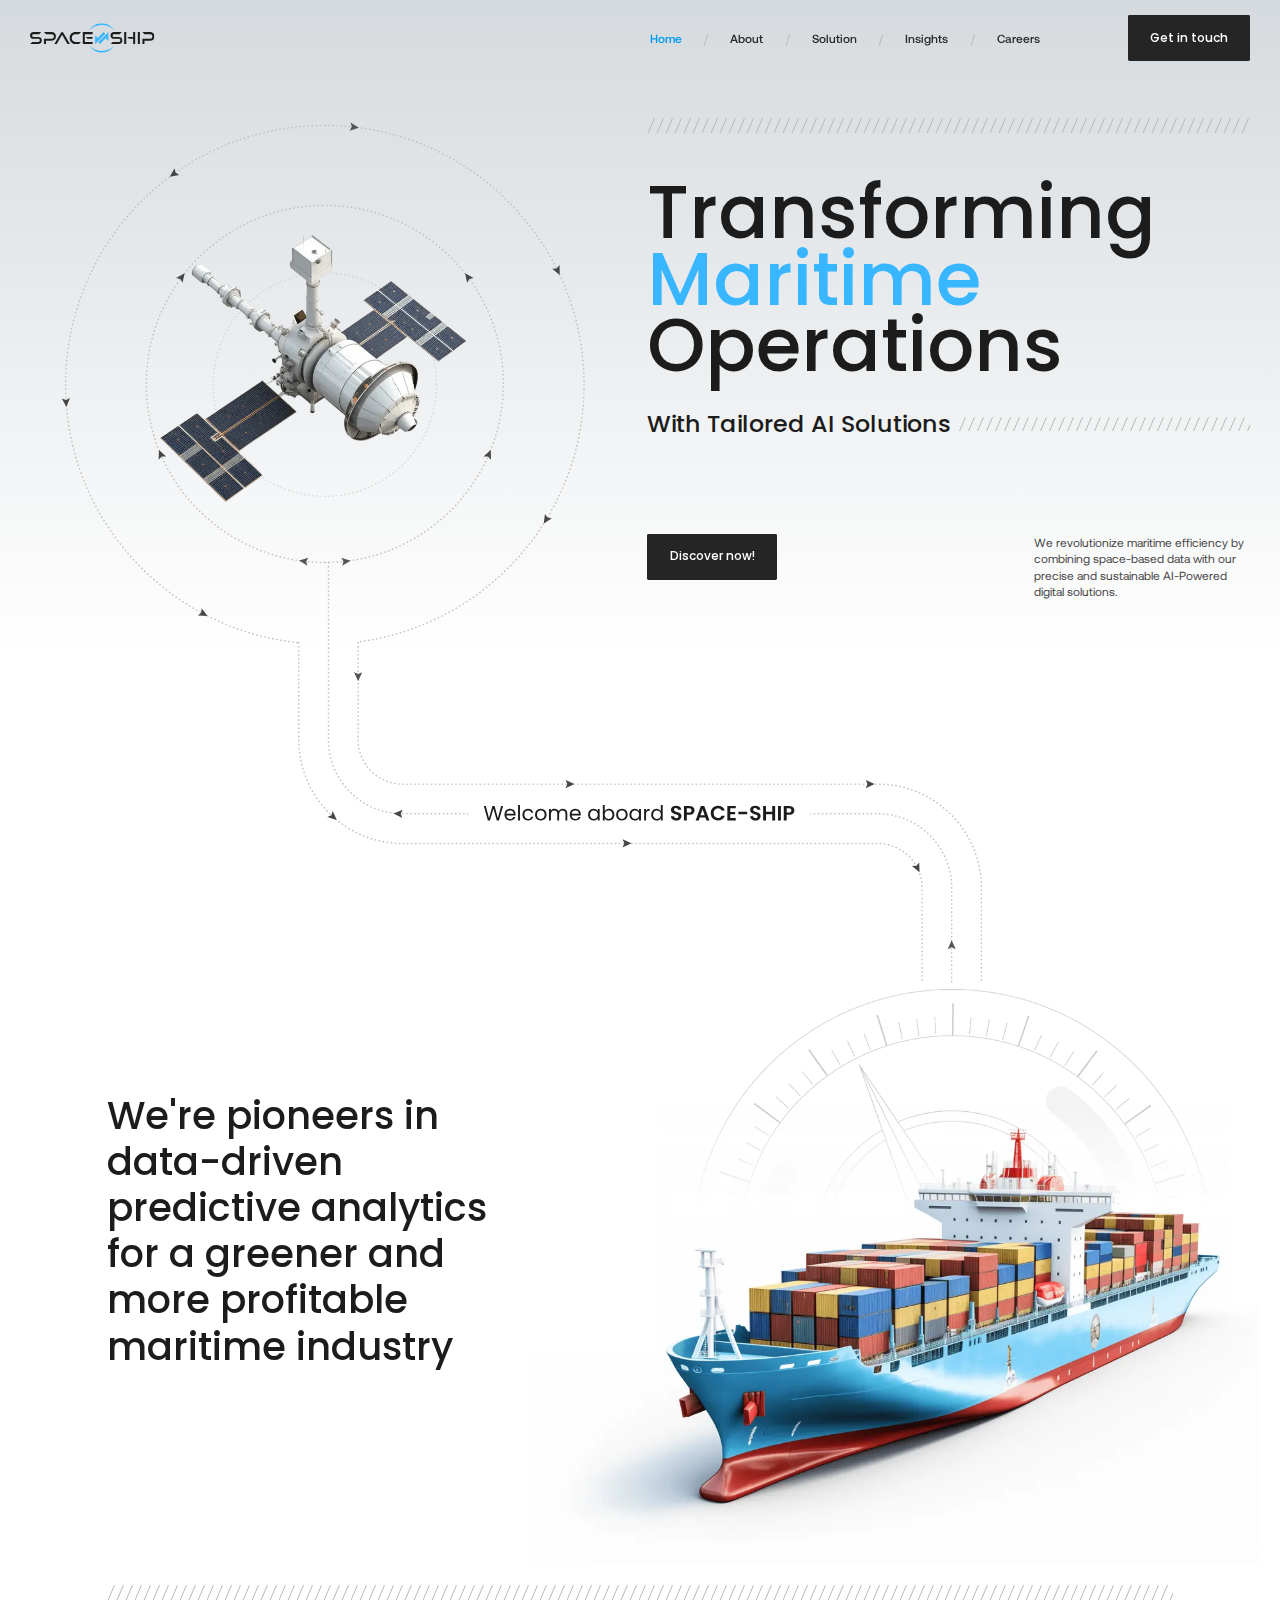
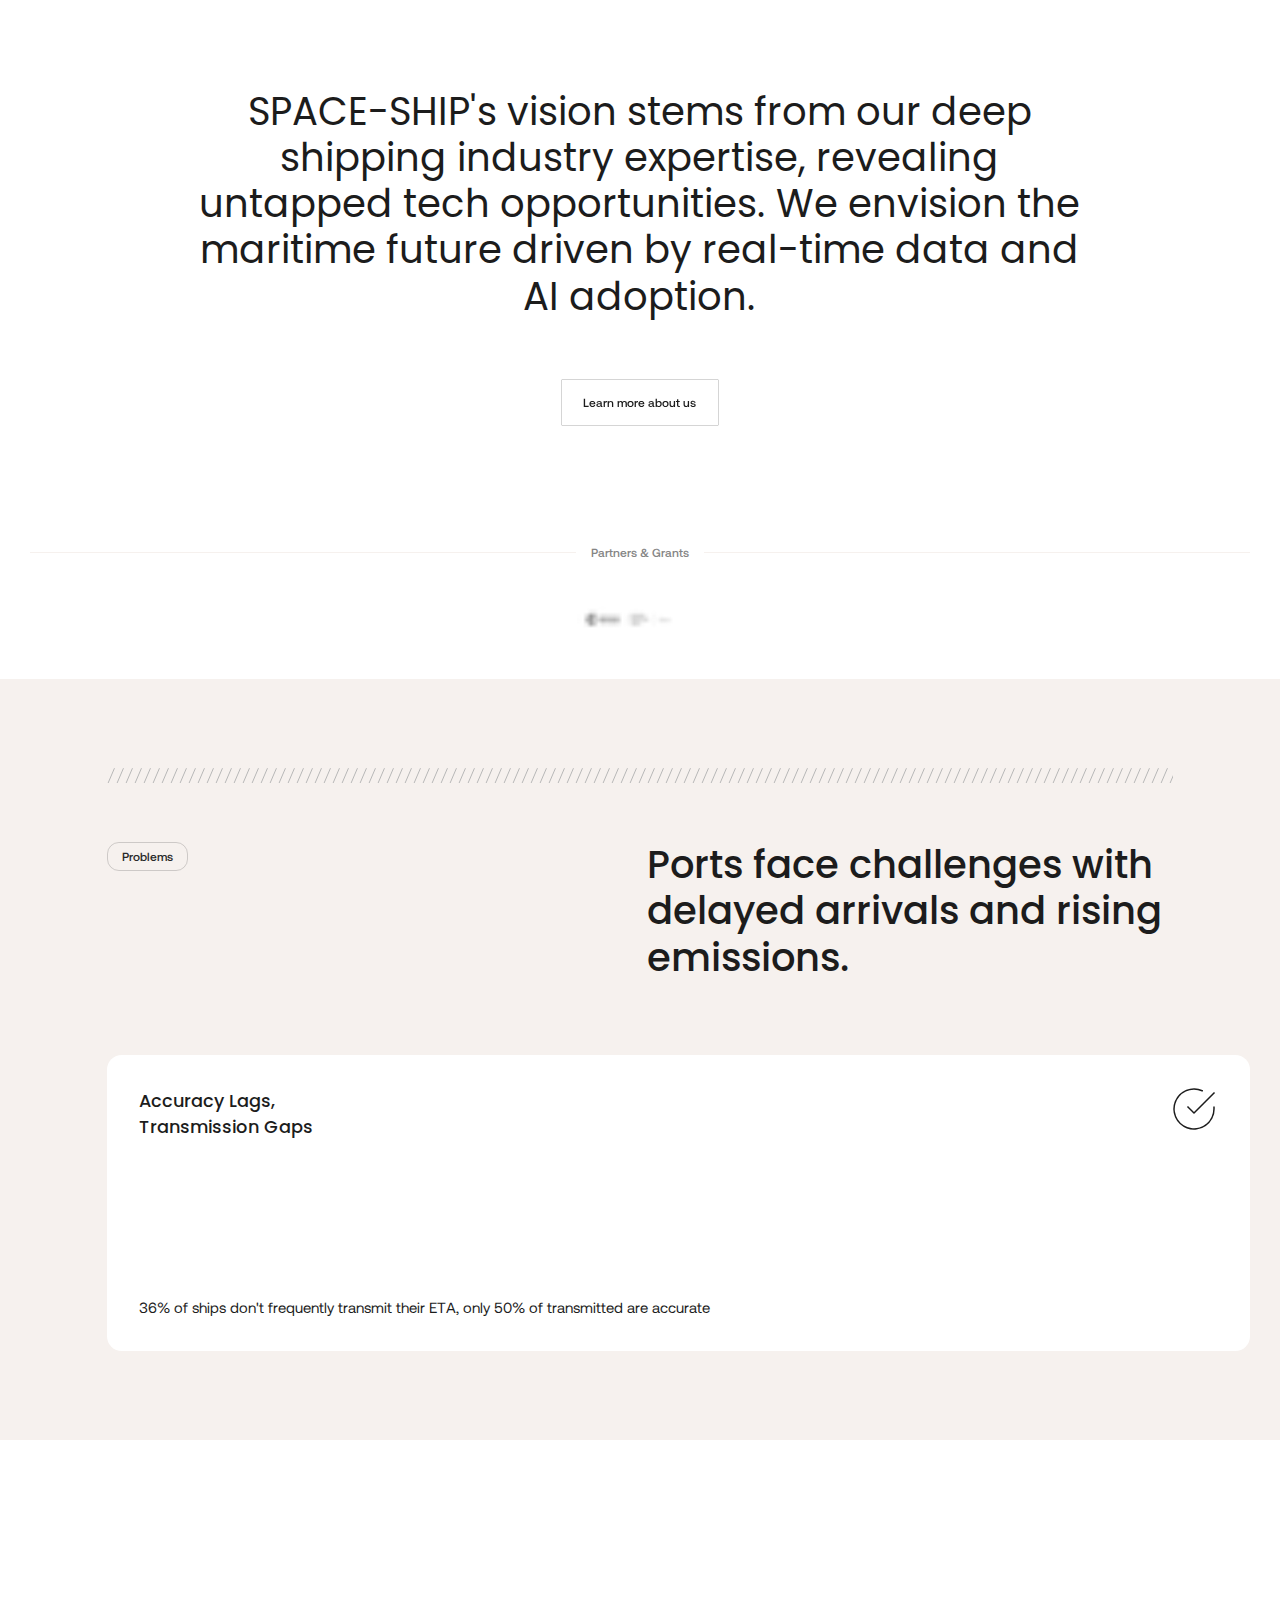
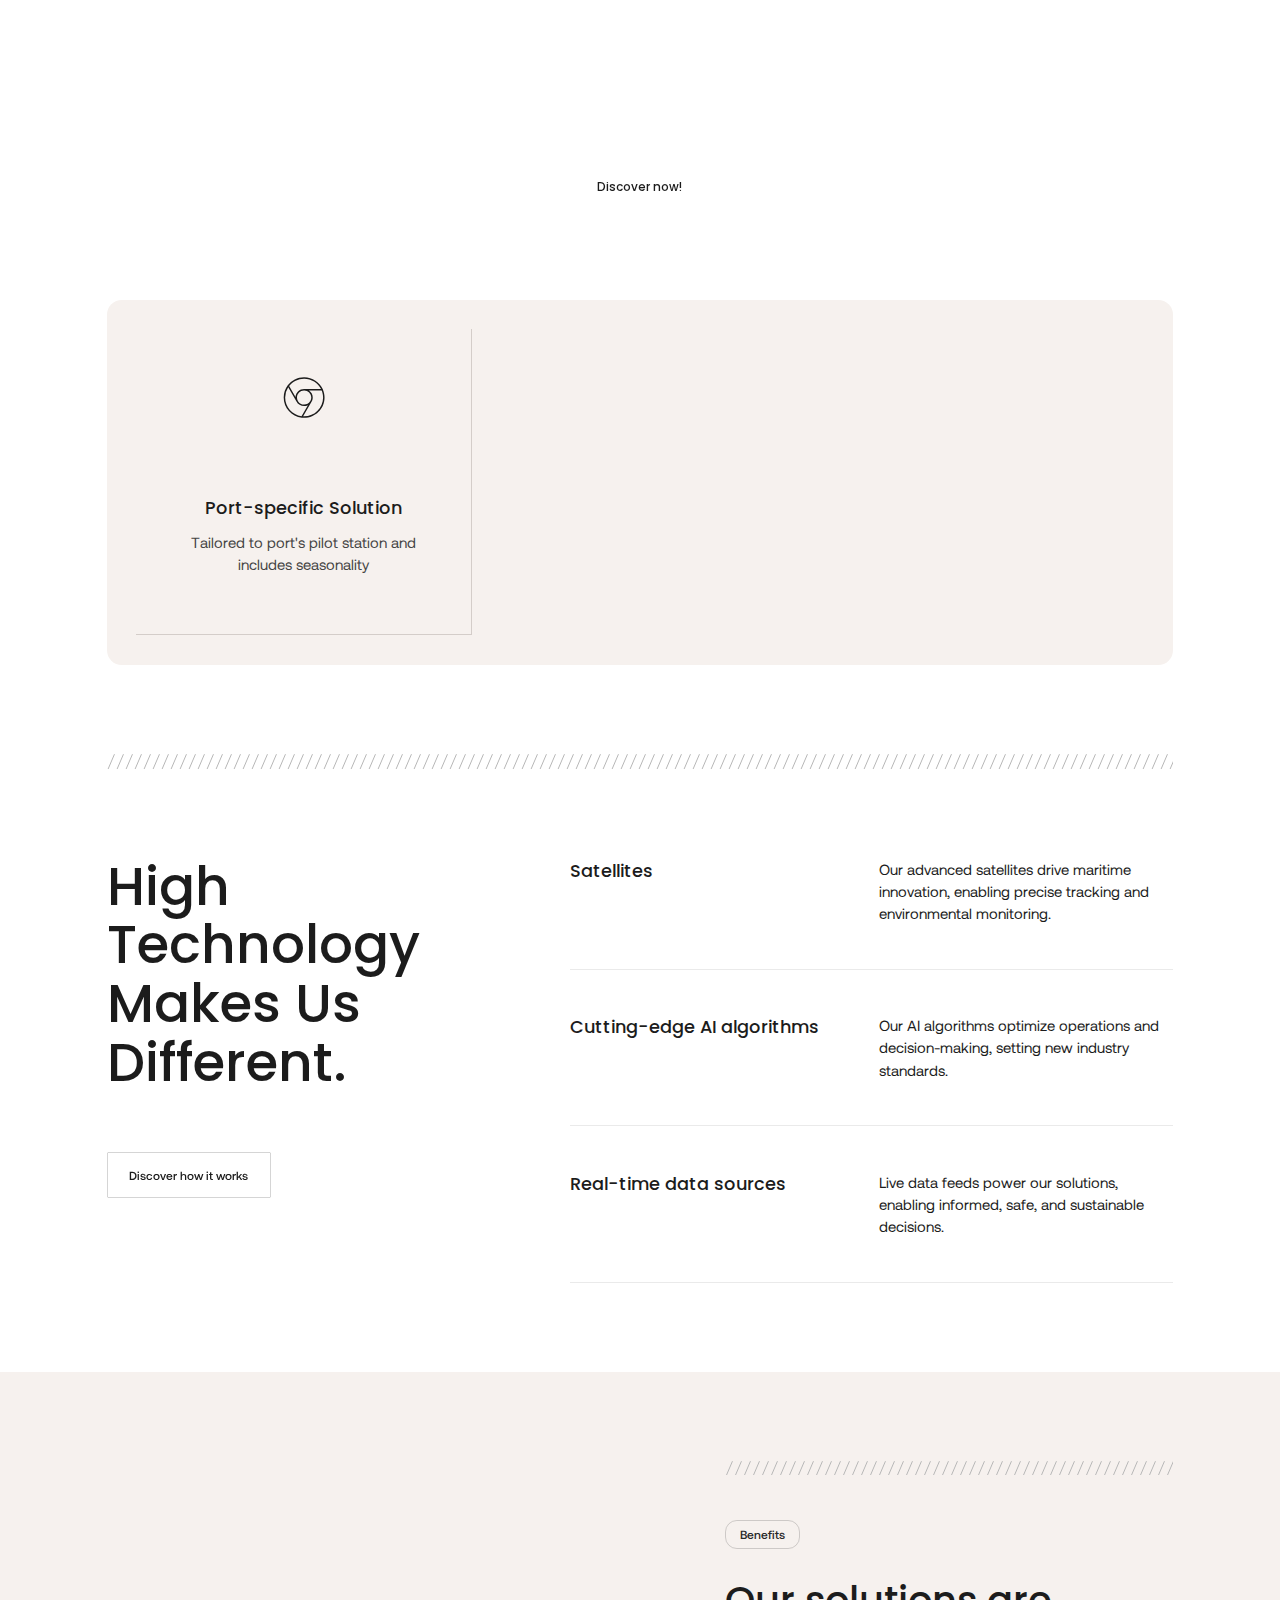
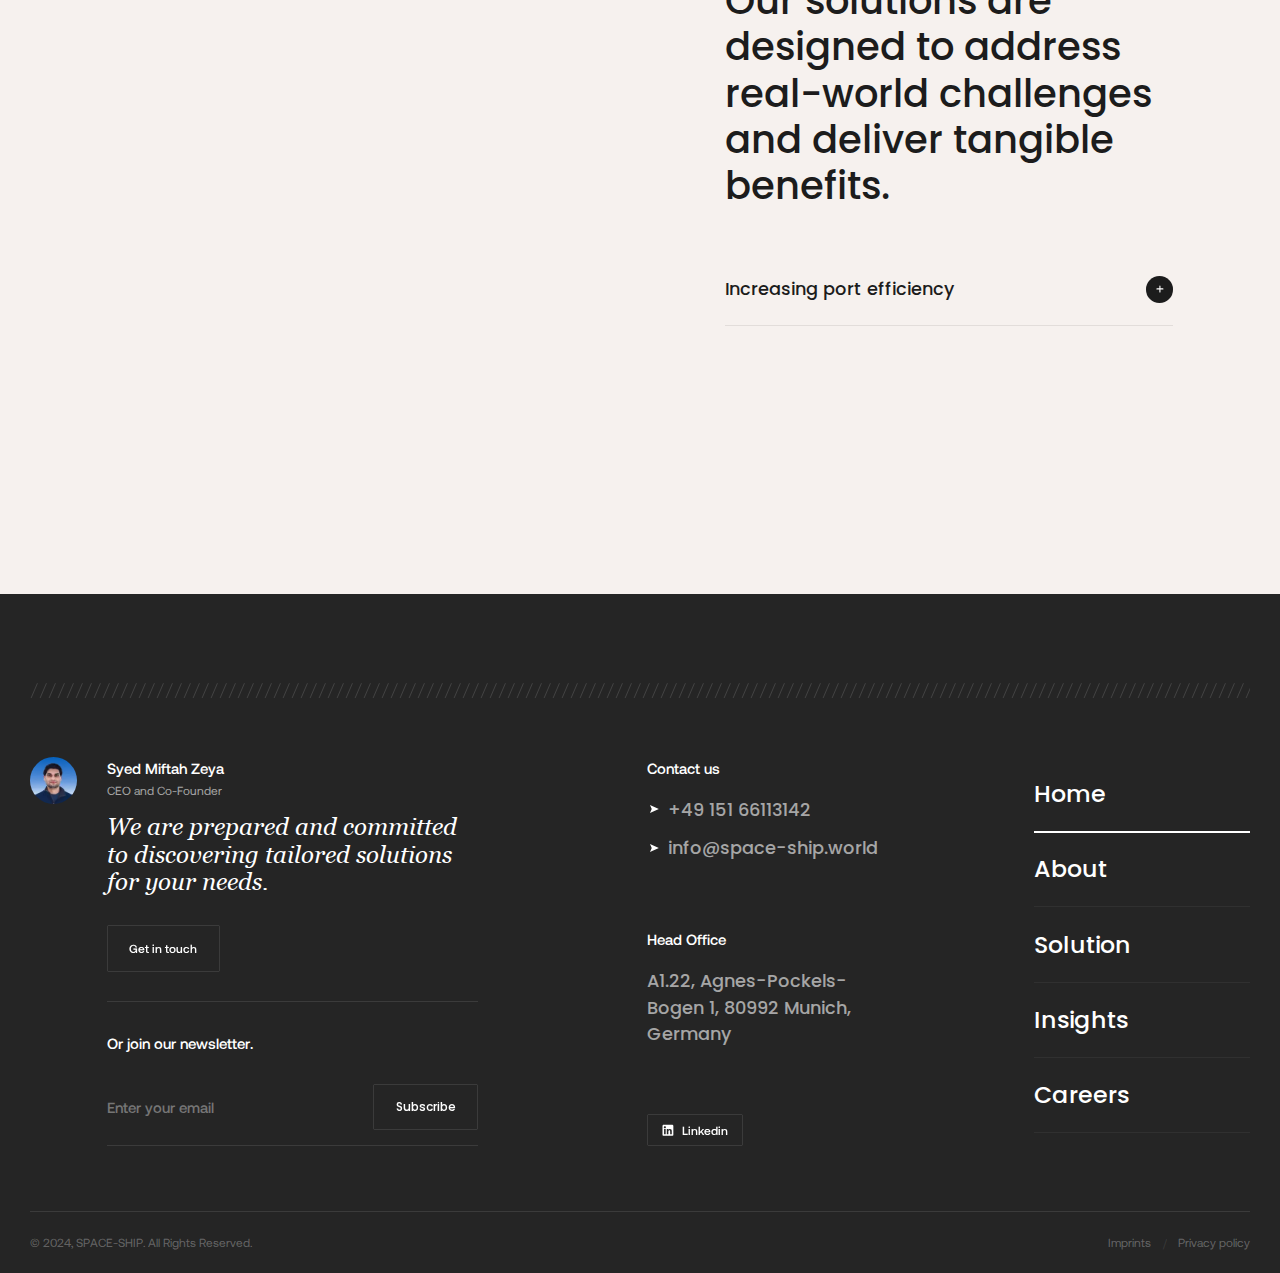
<file: index.html>
<!DOCTYPE html><html lang="en"><head><link rel="stylesheet" href="index.3b0a3ecf.css"><meta charset="utf-8"><meta name="viewport" content="width=device-width, initial-scale=1.0"><title>SpaceShip</title><meta property="og:image" content="https://s3.ap-southeast-1.amazonaws.com/assets.bearplus.io/videos/spaceship-og.jpg"><meta property="og:site_name" content="Spaceship"><link rel="icon" type="image/png" sizes="32x32" href="favicon.05eea758.png"><meta name="description" content="Transforming Maritime Operations"><link rel="preload" href="main.78ddb5e8.css" as="style"><link rel="stylesheet" href="main.78ddb5e8.css"><link rel="preload" href="home-hero-head-sat.b442442a.webp" as="image"><link rel="preload" href="Poppins-Regular.c9b6c368.woff" as="font" type="font/woff" crossorigin><link rel="preload" href="Poppins-Medium.e1e5f435.woff" as="font" type="font/woff" crossorigin><link rel="preload" href="Poppins-Bold.aae5fa9f.woff" as="font" type="font/woff" crossorigin><link rel="preload" href="Aeonik-Regular.8daa6cff.woff" as="font" type="font/woff" crossorigin><link rel="preload" href="Aeonik-Medium.7cb6e4bc.woff" as="font" type="font/woff" crossorigin><link rel="preload" href="Aeonik-Bold.60e16811.woff" as="font" type="font/woff" crossorigin><link rel="preload" href="Georgia%20Italic.b13aa2c8.woff" as="font" type="font/woff" crossorigin></head><body> <div class="wrapper" data-barba="wrapper"> <header class="header"> <div class="container grid"> <div class="header-logo"> <a href="./" class="header-logo-link"> <img src="header-logo.b22ec378.svg" alt="Spaceship logo" data-mode="light"> <img src="header-logo-dark.c41800d5.svg" alt="Spaceship logo" data-mode="dark"> </a> </div> <div class="header-nav"> <div class="header-links"> <ul class="header-links-ul"> <li class="header-link-item"> <a href="./" class="header-link-txt txt txt-16 txt-med" data-link="home">Home <div class="line"> <div class="line-inner"></div> </div> </a> <span class="header-link-div txt txt-16">/</span> </li> <li class="header-link-item"> <a href="about.html" class="header-link-txt txt txt-16 txt-med" data-link="about">About <div class="line"> <div class="line-inner"></div> </div> </a> <span class="header-link-div txt txt-16">/</span> </li> <li class="header-link-item"> <a href="solution.html" class="header-link-txt txt txt-16 txt-med" data-link="solution">Solution <div class="line"> <div class="line-inner"></div> </div> </a> <span class="header-link-div txt txt-16">/</span> </li> <li class="header-link-item"> <a href="insight.html" class="header-link-txt txt txt-16 txt-med" data-link="insight">Insights <div class="line"> <div class="line-inner"></div> </div> </a> <span class="header-link-div txt txt-16">/</span> </li> <li class="header-link-item"> <a href="about.html#Careers" class="header-link-txt txt txt-16 txt-med" data-link="careers">Careers <div class="line"> <div class="line-inner"></div> </div> </a> <span class="header-link-div txt txt-16">/</span> </li> </ul> </div> <div class="header-act"> <div class="header-btn-wrap"> <a href="#" class="btn" data-popup="open"> <div class="txt txt-16 txt-btn txt-med">Get in touch</div> </a> </div> </div> <a href="#" class="header-nav-close-ic icon icon-24"> <svg width="100%" viewbox="0 0 24 24" fill="none" xmlns="http://www.w3.org/2000/svg"> <path d="M19.5 4.5L4.5 19.5" stroke="white" stroke-width="1.5" stroke-miterlimit="10" stroke-linecap="round" stroke-linejoin="round"></path> <path d="M4.5 4.5L19.5 19.5" stroke="white" stroke-width="1.5" stroke-miterlimit="10" stroke-linecap="round" stroke-linejoin="round"></path> </svg> </a></div> <div class="header-toggle"> <a href="#" class="header-toggle-link icon icon-24"> <svg width="24" height="24" viewbox="0 0 24 24" fill="none" xmlns="http://www.w3.org/2000/svg"> <path d="M19.5 16.5H4.5" stroke="currentColor" stroke-width="1.5" stroke-miterlimit="10" stroke-linecap="round" stroke-linejoin="round"></path> <path d="M4.5 7.5H19.5" stroke="currentColor" stroke-width="1.5" stroke-miterlimit="10" stroke-linecap="round" stroke-linejoin="round"></path> </svg> </a> </div> </div> </header> <div class="cursor"> <div class="cursor-wrap"> <div class="cursor-inner"> <div class="cursor-ic icon icon-14 left"> <img src="ic-carret-left.56522449.svg" alt="Icon left"> </div> <div class="cursor-txt txt txt-16"> Drag </div> <div class="cursor-ic icon icon-14 right"> <img src="ic-carret-left.56522449.svg" alt="Icon left"> </div> </div> </div> </div> <div class="popup"> <div class="popup-overlay" data-popup="close"></div> <div class="popup-main"> <div class="popup-inner"> <div class="popup-info"> <h3 class="h2 heading popup-info-title"> Get in touch </h3> <div class="hidden-mb popup-info-inner"> <div class="popup-info-item"> <div class="popup-info-item-label txt txt-18 txt-med"> Support </div> <a href="mailto:info@space-ship.world" class="popup-info-item-link txt txt-18" data-replace="email"> info@space-ship.world </a> </div> <div class="popup-info-item"> <div class="popup-info-item-label txt txt-18 txt-med"> Call us </div> <a href="tel:+49 151 66113142" class="popup-info-item-link txt txt-18" data-replace="tel"> +49 151 66113142 </a> </div> <div class="line line-vert"></div> </div> </div> <div class="popup-form"> <form action="#" class="popup-form-inner"> <div class="popup-form-fields" data-lenis-prevent> <div class="popup-input-grp"> <label for="firstname" class="popup-input-label txt txt-14 txt-med"> First name </label> <input type="text" name="firstname" class="popup-input-field txt txt-16" placeholder="Ex: John" required> <div class="line"><div class="line-inner"></div></div> </div> <div class="popup-input-grp"> <label for="lastname" class="popup-input-label txt txt-14 txt-med"> Last name </label> <input type="text" name="lastname" class="popup-input-field txt txt-16" placeholder="Ex: Doe" required> <div class="line"><div class="line-inner"></div></div> </div> <div class="popup-input-grp"> <label for="email" class="popup-input-label txt txt-14 txt-med"> Email </label> <input type="email" name="email" class="popup-input-field txt txt-16" placeholder="Ex: johndoe@example.com" required> <div class="line"><div class="line-inner"></div></div> </div> <div class="popup-input-grp"> <label for="fname" class="popup-input-label txt txt-14 txt-med"> Company <span class="txt-opt">(Optional)</span> </label> <input type="text" name="company" class="popup-input-field txt txt-16" placeholder="Ex: Google"> <div class="line"><div class="line-inner"></div></div> </div> <div class="popup-input-grp textarea-grp"> <label for="fname" class="popup-input-label txt txt-14 txt-med"> Message <span class="txt-opt">(Optional)</span> </label> <textarea type="text" name="message" class="popup-input-field txt txt-16"></textarea> <div class="line"><div class="line-inner"></div></div> </div> </div> <div class="popup-form-btn-wrap"> <button type="submit" class="btn popup-form-submit"> <div class="popup-form-submit-txt txt txt-16 txt-btn txt-med">Send</div> </button> </div> </form> <div class="hidden popup-form-succ"> <div class="popup-form-succ-title txt txt-24"> Thank you, <span data-form-name>David</span>! </div> <div class="popup-form-succ-sub txt txt-16"> We appreciate your interest and will get back to you shortly. </div> <div class="popup-form-succ-btn-wrap"> <a href="#" class="btn popup-form-succ-btn" data-popup="close"> <div class="txt txt-16 txt-btn txt-med">Close panel</div> </a> </div> </div> </div> <div class="hidden-dk popup-info-inner"> <div class="popup-info-item"> <div class="popup-info-item-label txt txt-18 txt-med"> Support </div> <a href="mailto:info@space-ship.world" class="popup-info-item-link txt txt-18" data-replace="email"> info@space-ship.world </a> </div> <div class="popup-info-item"> <div class="popup-info-item-label txt txt-18 txt-med"> Call us </div> <a href="tel:+49 151 66113142" class="popup-info-item-link txt txt-18" data-replace="tel"> +49 151 66113142 </a> </div> </div> </div> <a href="#" class="btn-ic popup-close" data-popup="close"> <div class="icon icon-16"> <svg width="100%" viewbox="0 0 16 16" fill="none" xmlns="http://www.w3.org/2000/svg"> <path d="M13 3L3 13" stroke="currentColor" stroke-width="1.5" stroke-miterlimit="10" stroke-linecap="round" stroke-linejoin="round"></path> <path d="M3 3L13 13" stroke="currentColor" stroke-width="1.5" stroke-miterlimit="10" stroke-linecap="round" stroke-linejoin="round"></path> </svg> </div> </a> </div> </div> <div class="main" data-barba="container" data-barba-namespace="home" data-namespace="home"> <section class="home-hero"> <div class="container grid"> <span class="decor-slash hidden-dk"></span> <div class="home-hero-img"> <svg width="100%" viewbox="0 0 814 718" fill="none" xmlns="http://www.w3.org/2000/svg" class="home-hero-img-line"> <circle opacity="0.5" cx="398.001" cy="360" r="150.825" stroke="#C1C1C1" stroke-width="2" stroke-linecap="round" stroke-dasharray="0.5 5"></circle> <path id="inPathR" d="M398 600C531.101 600 639 492.101 639 359C639 225.899 531.101 118 398 118" stroke="#C1C1C1" stroke-width="2" stroke-linecap="round" stroke-dasharray="0.5 5"></path> <path id="inPathL" d="M398 600C264.899 600 157 492.101 157 359C157 225.899 264.899 118 398 118" stroke="#C1C1C1" stroke-width="2" stroke-linecap="round" stroke-dasharray="0.5 5"></path> <path id="outPathR" d="M398 10C591.3 10 748 166.7 748 360C748 537.362 616.075 683.911 445 706.871" stroke="#C1C1C1" stroke-width="2" stroke-linecap="round" stroke-dasharray="0.5 5"></path> <path id="outPathL" d="M398 10C204.7 10 48 166.7 48 360C48 542.171 187.176 691.835 365 708.465" stroke="#C1C1C1" stroke-width="2" stroke-linecap="round" stroke-dasharray="0.5 5"></path> <path class="inArrR" d="M398.75 594L410.75 599.574L398.75 605L401.15 599.574L398.75 594Z" fill="#464646"></path> <path class="inArrR" d="M398.75 594L410.75 599.574L398.75 605L401.15 599.574L398.75 594Z" fill="#464646"></path> <path class="inArrR" d="M398.75 594L410.75 599.574L398.75 605L401.15 599.574L398.75 594Z" fill="#464646"></path> <path class="inArrL" d="M398.75 594L410.75 599.574L398.75 605L401.15 599.574L398.75 594Z" fill="#464646"></path> <path class="inArrL" d="M398.75 594L410.75 599.574L398.75 605L401.15 599.574L398.75 594Z" fill="#464646"></path> <path class="inArrL" d="M398.75 594L410.75 599.574L398.75 605L401.15 599.574L398.75 594Z" fill="#464646"></path> <path class="outArrR" d="M391.53 4.36182L403.53 9.93614L391.53 15.3618L393.93 9.93614L391.53 4.36182Z" fill="#464646"></path> <path class="outArrR" d="M391.53 4.36182L403.53 9.93614L391.53 15.3618L393.93 9.93614L391.53 4.36182Z" fill="#464646"></path> <path class="outArrR" d="M391.53 4.36182L403.53 9.93614L391.53 15.3618L393.93 9.93614L391.53 4.36182Z" fill="#464646"></path> <path class="outArrL" d="M391.53 4.36182L403.53 9.93614L391.53 15.3618L393.93 9.93614L391.53 4.36182Z" fill="#464646"></path> <path class="outArrL" d="M391.53 4.36182L403.53 9.93614L391.53 15.3618L393.93 9.93614L391.53 4.36182Z" fill="#464646"></path> <path class="outArrL" d="M391.53 4.36182L403.53 9.93614L391.53 15.3618L393.93 9.93614L391.53 4.36182Z" fill="#464646"></path> </svg> <img src="home-hero-head-sat.b442442a.webp" width="600&quot;" alt="Satellite" class="home-hero-img-sat"> </div> <div class="home-hero-title-wrap"> <span class="decor-slash"></span> <h1 class="h0 heading home-hero-title"> Transforming <span class="txt-hl">Maritime</span> Operations </h1> <div class="home-hero-sub-wrap"> <p class="h5 heading home-hero-sub"> With Tailored AI Solutions </p> <span class="decor-slash"></span> </div> </div> <div class="home-hero-btn-wrap"> <a href="solution.html" class="btn"> <div class="txt txt-16 txt-btn txt-med">Discover now!</div> </a> </div> <div class="home-hero-body-wrap"> <p class="home-hero-body txt txt-16"> We revolutionize maritime efficiency by combining space-based data with our precise and sustainable AI-Powered digital solutions. </p> </div> </div> </section> <section class="home-hero-mid"> <div class="container grid"> <div class="home-hero-mid-img"> <svg width="100%" viewbox="0 0 1022 574" fill="none" xmlns="http://www.w3.org/2000/svg" class="home-hero-mid-line show-dk"> <path id="upPath" d="M91 2V241.08C91 296.308 135.772 341.08 191 341.08H832C887.228 341.08 932 385.851 932 441.08V568" stroke="#C1C1C1" stroke-width="2" stroke-linecap="round" stroke-dasharray="0.5 5"></path> <path id="downPathL" d="M51 110V241.08C51 318.4 113.68 381.08 191 381.08H832C865.137 381.08 892 407.943 892 441.08V570" stroke="#C1C1C1" stroke-width="2" stroke-linecap="round" stroke-dasharray="0.5 5"></path> <path id="downPathR" d="M131 110V241.08C131 274.217 157.863 301.08 191 301.08H832C909.32 301.08 972 363.76 972 441.08V570" stroke="#C1C1C1" stroke-width="2" stroke-linecap="round" stroke-dasharray="0.5 5"></path> <path class="upArr" d="M937.5 570L931.926 558L926.5 570L931.926 567.6L937.5 570Z" fill="#464646"></path> <path class="upArr" d="M937.5 570L931.926 558L926.5 570L931.926 567.6L937.5 570Z" fill="#464646"></path> <path class="upArr" d="M937.5 570L931.926 558L926.5 570L931.926 567.6L937.5 570Z" fill="#464646"></path> <path class="downArrL" d="M45.425 110L50.9993 122L56.425 110L50.9993 112.4L45.425 110Z" fill="#464646"></path> <path class="downArrL" d="M45.425 110L50.9993 122L56.425 110L50.9993 112.4L45.425 110Z" fill="#464646"></path> <path class="downArrL" d="M45.425 110L50.9993 122L56.425 110L50.9993 112.4L45.425 110Z" fill="#464646"></path> <path class="downArrR" d="M125.425 110L130.999 122L136.425 110L130.999 112.4L125.425 110Z" fill="#464646"></path> <path class="downArrR" d="M125.425 110L130.999 122L136.425 110L130.999 112.4L125.425 110Z" fill="#464646"></path> <path class="downArrR" d="M125.425 110L130.999 122L136.425 110L130.999 112.4L125.425 110Z" fill="#464646"></path> <rect width="461" height="54" transform="translate(280 313)" fill="white"></rect> <path d="M326.684 330.484L321.028 350H318.172L313.636 334.292L308.932 350L306.104 350.028L300.644 330.484H303.36L307.616 347.032L312.32 330.484H315.176L319.656 346.976L323.94 330.484H326.684ZM343.472 341.74C343.472 342.225 343.444 342.739 343.388 343.28H331.124C331.218 344.792 331.731 345.977 332.664 346.836C333.616 347.676 334.764 348.096 336.108 348.096C337.21 348.096 338.124 347.844 338.852 347.34C339.599 346.817 340.122 346.127 340.42 345.268H343.164C342.754 346.743 341.932 347.947 340.7 348.88C339.468 349.795 337.938 350.252 336.108 350.252C334.652 350.252 333.346 349.925 332.188 349.272C331.05 348.619 330.154 347.695 329.5 346.5C328.847 345.287 328.52 343.887 328.52 342.3C328.52 340.713 328.838 339.323 329.472 338.128C330.107 336.933 330.994 336.019 332.132 335.384C333.29 334.731 334.615 334.404 336.108 334.404C337.564 334.404 338.852 334.721 339.972 335.356C341.092 335.991 341.951 336.868 342.548 337.988C343.164 339.089 343.472 340.34 343.472 341.74ZM340.84 341.208C340.84 340.237 340.626 339.407 340.196 338.716C339.767 338.007 339.179 337.475 338.432 337.12C337.704 336.747 336.892 336.56 335.996 336.56C334.708 336.56 333.607 336.971 332.692 337.792C331.796 338.613 331.283 339.752 331.152 341.208H340.84ZM349.384 329.28V350H346.836V329.28H349.384ZM352.774 342.3C352.774 340.713 353.092 339.332 353.726 338.156C354.361 336.961 355.238 336.037 356.358 335.384C357.497 334.731 358.794 334.404 360.25 334.404C362.136 334.404 363.685 334.861 364.898 335.776C366.13 336.691 366.942 337.96 367.334 339.584H364.59C364.329 338.651 363.816 337.913 363.05 337.372C362.304 336.831 361.37 336.56 360.25 336.56C358.794 336.56 357.618 337.064 356.722 338.072C355.826 339.061 355.378 340.471 355.378 342.3C355.378 344.148 355.826 345.576 356.722 346.584C357.618 347.592 358.794 348.096 360.25 348.096C361.37 348.096 362.304 347.835 363.05 347.312C363.797 346.789 364.31 346.043 364.59 345.072H367.334C366.924 346.64 366.102 347.9 364.87 348.852C363.638 349.785 362.098 350.252 360.25 350.252C358.794 350.252 357.497 349.925 356.358 349.272C355.238 348.619 354.361 347.695 353.726 346.5C353.092 345.305 352.774 343.905 352.774 342.3ZM377.426 350.252C375.989 350.252 374.682 349.925 373.506 349.272C372.349 348.619 371.434 347.695 370.762 346.5C370.109 345.287 369.782 343.887 369.782 342.3C369.782 340.732 370.118 339.351 370.79 338.156C371.481 336.943 372.414 336.019 373.59 335.384C374.766 334.731 376.082 334.404 377.538 334.404C378.994 334.404 380.31 334.731 381.486 335.384C382.662 336.019 383.586 336.933 384.258 338.128C384.949 339.323 385.294 340.713 385.294 342.3C385.294 343.887 384.939 345.287 384.23 346.5C383.539 347.695 382.597 348.619 381.402 349.272C380.207 349.925 378.882 350.252 377.426 350.252ZM377.426 348.012C378.341 348.012 379.199 347.797 380.002 347.368C380.805 346.939 381.449 346.295 381.934 345.436C382.438 344.577 382.69 343.532 382.69 342.3C382.69 341.068 382.447 340.023 381.962 339.164C381.477 338.305 380.842 337.671 380.058 337.26C379.274 336.831 378.425 336.616 377.51 336.616C376.577 336.616 375.718 336.831 374.934 337.26C374.169 337.671 373.553 338.305 373.086 339.164C372.619 340.023 372.386 341.068 372.386 342.3C372.386 343.551 372.61 344.605 373.058 345.464C373.525 346.323 374.141 346.967 374.906 347.396C375.671 347.807 376.511 348.012 377.426 348.012ZM407.096 334.376C408.291 334.376 409.355 334.628 410.288 335.132C411.222 335.617 411.959 336.355 412.5 337.344C413.042 338.333 413.312 339.537 413.312 340.956V350H410.792V341.32C410.792 339.789 410.41 338.623 409.644 337.82C408.898 336.999 407.88 336.588 406.592 336.588C405.267 336.588 404.212 337.017 403.428 337.876C402.644 338.716 402.252 339.939 402.252 341.544V350H399.732V341.32C399.732 339.789 399.35 338.623 398.584 337.82C397.838 336.999 396.82 336.588 395.532 336.588C394.207 336.588 393.152 337.017 392.368 337.876C391.584 338.716 391.192 339.939 391.192 341.544V350H388.644V334.656H391.192V336.868C391.696 336.065 392.368 335.449 393.208 335.02C394.067 334.591 395.01 334.376 396.036 334.376C397.324 334.376 398.463 334.665 399.452 335.244C400.442 335.823 401.179 336.672 401.664 337.792C402.094 336.709 402.803 335.869 403.792 335.272C404.782 334.675 405.883 334.376 407.096 334.376ZM431.492 341.74C431.492 342.225 431.464 342.739 431.408 343.28H419.144C419.237 344.792 419.751 345.977 420.684 346.836C421.636 347.676 422.784 348.096 424.128 348.096C425.229 348.096 426.144 347.844 426.872 347.34C427.619 346.817 428.141 346.127 428.44 345.268H431.184C430.773 346.743 429.952 347.947 428.72 348.88C427.488 349.795 425.957 350.252 424.128 350.252C422.672 350.252 421.365 349.925 420.208 349.272C419.069 348.619 418.173 347.695 417.52 346.5C416.867 345.287 416.54 343.887 416.54 342.3C416.54 340.713 416.857 339.323 417.492 338.128C418.127 336.933 419.013 336.019 420.152 335.384C421.309 334.731 422.635 334.404 424.128 334.404C425.584 334.404 426.872 334.721 427.992 335.356C429.112 335.991 429.971 336.868 430.568 337.988C431.184 339.089 431.492 340.34 431.492 341.74ZM428.86 341.208C428.86 340.237 428.645 339.407 428.216 338.716C427.787 338.007 427.199 337.475 426.452 337.12C425.724 336.747 424.912 336.56 424.016 336.56C422.728 336.56 421.627 336.971 420.712 337.792C419.816 338.613 419.303 339.752 419.172 341.208H428.86ZM441.368 342.272C441.368 340.704 441.685 339.332 442.32 338.156C442.955 336.961 443.823 336.037 444.924 335.384C446.044 334.731 447.285 334.404 448.648 334.404C449.992 334.404 451.159 334.693 452.148 335.272C453.137 335.851 453.875 336.579 454.36 337.456V334.656H456.936V350H454.36V347.144C453.856 348.04 453.1 348.787 452.092 349.384C451.103 349.963 449.945 350.252 448.62 350.252C447.257 350.252 446.025 349.916 444.924 349.244C443.823 348.572 442.955 347.629 442.32 346.416C441.685 345.203 441.368 343.821 441.368 342.272ZM454.36 342.3C454.36 341.143 454.127 340.135 453.66 339.276C453.193 338.417 452.559 337.764 451.756 337.316C450.972 336.849 450.104 336.616 449.152 336.616C448.2 336.616 447.332 336.84 446.548 337.288C445.764 337.736 445.139 338.389 444.672 339.248C444.205 340.107 443.972 341.115 443.972 342.272C443.972 343.448 444.205 344.475 444.672 345.352C445.139 346.211 445.764 346.873 446.548 347.34C447.332 347.788 448.2 348.012 449.152 348.012C450.104 348.012 450.972 347.788 451.756 347.34C452.559 346.873 453.193 346.211 453.66 345.352C454.127 344.475 454.36 343.457 454.36 342.3ZM463.79 337.512C464.313 336.597 465.078 335.851 466.086 335.272C467.094 334.693 468.242 334.404 469.53 334.404C470.911 334.404 472.153 334.731 473.254 335.384C474.355 336.037 475.223 336.961 475.858 338.156C476.493 339.332 476.81 340.704 476.81 342.272C476.81 343.821 476.493 345.203 475.858 346.416C475.223 347.629 474.346 348.572 473.226 349.244C472.125 349.916 470.893 350.252 469.53 350.252C468.205 350.252 467.038 349.963 466.03 349.384C465.041 348.805 464.294 348.068 463.79 347.172V350H461.242V329.28H463.79V337.512ZM474.206 342.272C474.206 341.115 473.973 340.107 473.506 339.248C473.039 338.389 472.405 337.736 471.602 337.288C470.818 336.84 469.95 336.616 468.998 336.616C468.065 336.616 467.197 336.849 466.394 337.316C465.61 337.764 464.975 338.427 464.49 339.304C464.023 340.163 463.79 341.161 463.79 342.3C463.79 343.457 464.023 344.475 464.49 345.352C464.975 346.211 465.61 346.873 466.394 347.34C467.197 347.788 468.065 348.012 468.998 348.012C469.95 348.012 470.818 347.788 471.602 347.34C472.405 346.873 473.039 346.211 473.506 345.352C473.973 344.475 474.206 343.448 474.206 342.272ZM486.856 350.252C485.418 350.252 484.112 349.925 482.936 349.272C481.778 348.619 480.864 347.695 480.192 346.5C479.538 345.287 479.212 343.887 479.212 342.3C479.212 340.732 479.548 339.351 480.22 338.156C480.91 336.943 481.844 336.019 483.02 335.384C484.196 334.731 485.512 334.404 486.968 334.404C488.424 334.404 489.74 334.731 490.916 335.384C492.092 336.019 493.016 336.933 493.688 338.128C494.378 339.323 494.724 340.713 494.724 342.3C494.724 343.887 494.369 345.287 493.66 346.5C492.969 347.695 492.026 348.619 490.832 349.272C489.637 349.925 488.312 350.252 486.856 350.252ZM486.856 348.012C487.77 348.012 488.629 347.797 489.432 347.368C490.234 346.939 490.878 346.295 491.364 345.436C491.868 344.577 492.12 343.532 492.12 342.3C492.12 341.068 491.877 340.023 491.392 339.164C490.906 338.305 490.272 337.671 489.488 337.26C488.704 336.831 487.854 336.616 486.94 336.616C486.006 336.616 485.148 336.831 484.364 337.26C483.598 337.671 482.982 338.305 482.516 339.164C482.049 340.023 481.816 341.068 481.816 342.3C481.816 343.551 482.04 344.605 482.488 345.464C482.954 346.323 483.57 346.967 484.336 347.396C485.101 347.807 485.941 348.012 486.856 348.012ZM497.122 342.272C497.122 340.704 497.439 339.332 498.074 338.156C498.709 336.961 499.577 336.037 500.678 335.384C501.798 334.731 503.039 334.404 504.402 334.404C505.746 334.404 506.913 334.693 507.902 335.272C508.891 335.851 509.629 336.579 510.114 337.456V334.656H512.69V350H510.114V347.144C509.61 348.04 508.854 348.787 507.846 349.384C506.857 349.963 505.699 350.252 504.374 350.252C503.011 350.252 501.779 349.916 500.678 349.244C499.577 348.572 498.709 347.629 498.074 346.416C497.439 345.203 497.122 343.821 497.122 342.272ZM510.114 342.3C510.114 341.143 509.881 340.135 509.414 339.276C508.947 338.417 508.313 337.764 507.51 337.316C506.726 336.849 505.858 336.616 504.906 336.616C503.954 336.616 503.086 336.84 502.302 337.288C501.518 337.736 500.893 338.389 500.426 339.248C499.959 340.107 499.726 341.115 499.726 342.272C499.726 343.448 499.959 344.475 500.426 345.352C500.893 346.211 501.518 346.873 502.302 347.34C503.086 347.788 503.954 348.012 504.906 348.012C505.858 348.012 506.726 347.788 507.51 347.34C508.313 346.873 508.947 346.211 509.414 345.352C509.881 344.475 510.114 343.457 510.114 342.3ZM519.544 337.148C519.992 336.271 520.627 335.589 521.448 335.104C522.288 334.619 523.305 334.376 524.5 334.376V337.008H523.828C520.972 337.008 519.544 338.557 519.544 341.656V350H516.996V334.656H519.544V337.148ZM526.489 342.272C526.489 340.704 526.806 339.332 527.441 338.156C528.076 336.961 528.944 336.037 530.045 335.384C531.165 334.731 532.416 334.404 533.797 334.404C534.992 334.404 536.102 334.684 537.129 335.244C538.156 335.785 538.94 336.504 539.481 337.4V329.28H542.057V350H539.481V347.116C538.977 348.031 538.23 348.787 537.241 349.384C536.252 349.963 535.094 350.252 533.769 350.252C532.406 350.252 531.165 349.916 530.045 349.244C528.944 348.572 528.076 347.629 527.441 346.416C526.806 345.203 526.489 343.821 526.489 342.272ZM539.481 342.3C539.481 341.143 539.248 340.135 538.781 339.276C538.314 338.417 537.68 337.764 536.877 337.316C536.093 336.849 535.225 336.616 534.273 336.616C533.321 336.616 532.453 336.84 531.669 337.288C530.885 337.736 530.26 338.389 529.793 339.248C529.326 340.107 529.093 341.115 529.093 342.272C529.093 343.448 529.326 344.475 529.793 345.352C530.26 346.211 530.885 346.873 531.669 347.34C532.453 347.788 533.321 348.012 534.273 348.012C535.225 348.012 536.093 347.788 536.877 347.34C537.68 346.873 538.314 346.211 538.781 345.352C539.248 344.475 539.481 343.457 539.481 342.3ZM560.352 350.196C558.989 350.196 557.757 349.963 556.656 349.496C555.573 349.029 554.715 348.357 554.08 347.48C553.445 346.603 553.119 345.567 553.1 344.372H557.3C557.356 345.175 557.636 345.809 558.14 346.276C558.663 346.743 559.372 346.976 560.268 346.976C561.183 346.976 561.901 346.761 562.424 346.332C562.947 345.884 563.208 345.305 563.208 344.596C563.208 344.017 563.031 343.541 562.676 343.168C562.321 342.795 561.873 342.505 561.332 342.3C560.809 342.076 560.081 341.833 559.148 341.572C557.879 341.199 556.843 340.835 556.04 340.48C555.256 340.107 554.575 339.556 553.996 338.828C553.436 338.081 553.156 337.092 553.156 335.86C553.156 334.703 553.445 333.695 554.024 332.836C554.603 331.977 555.415 331.324 556.46 330.876C557.505 330.409 558.7 330.176 560.044 330.176C562.06 330.176 563.693 330.671 564.944 331.66C566.213 332.631 566.913 333.993 567.044 335.748H562.732C562.695 335.076 562.405 334.525 561.864 334.096C561.341 333.648 560.641 333.424 559.764 333.424C558.999 333.424 558.383 333.62 557.916 334.012C557.468 334.404 557.244 334.973 557.244 335.72C557.244 336.243 557.412 336.681 557.748 337.036C558.103 337.372 558.532 337.652 559.036 337.876C559.559 338.081 560.287 338.324 561.22 338.604C562.489 338.977 563.525 339.351 564.328 339.724C565.131 340.097 565.821 340.657 566.4 341.404C566.979 342.151 567.268 343.131 567.268 344.344C567.268 345.389 566.997 346.36 566.456 347.256C565.915 348.152 565.121 348.871 564.076 349.412C563.031 349.935 561.789 350.196 560.352 350.196ZM584.918 336.504C584.918 337.549 584.666 338.529 584.162 339.444C583.677 340.359 582.902 341.096 581.838 341.656C580.793 342.216 579.468 342.496 577.862 342.496H574.586V350H570.666V330.456H577.862C579.374 330.456 580.662 330.717 581.726 331.24C582.79 331.763 583.584 332.481 584.106 333.396C584.648 334.311 584.918 335.347 584.918 336.504ZM577.694 339.332C578.777 339.332 579.58 339.089 580.102 338.604C580.625 338.1 580.886 337.4 580.886 336.504C580.886 334.6 579.822 333.648 577.694 333.648H574.586V339.332H577.694ZM599.686 346.276H591.902L590.614 350H586.498L593.526 330.428H598.09L605.118 350H600.974L599.686 346.276ZM598.622 343.14L595.794 334.964L592.966 343.14H598.622ZM606.793 340.2C606.793 338.277 607.222 336.56 608.081 335.048C608.958 333.517 610.143 332.332 611.637 331.492C613.149 330.633 614.838 330.204 616.705 330.204C618.889 330.204 620.802 330.764 622.445 331.884C624.087 333.004 625.235 334.553 625.889 336.532H621.381C620.933 335.599 620.298 334.899 619.477 334.432C618.674 333.965 617.741 333.732 616.677 333.732C615.538 333.732 614.521 334.003 613.625 334.544C612.747 335.067 612.057 335.813 611.553 336.784C611.067 337.755 610.825 338.893 610.825 340.2C610.825 341.488 611.067 342.627 611.553 343.616C612.057 344.587 612.747 345.343 613.625 345.884C614.521 346.407 615.538 346.668 616.677 346.668C617.741 346.668 618.674 346.435 619.477 345.968C620.298 345.483 620.933 344.773 621.381 343.84H625.889C625.235 345.837 624.087 347.396 622.445 348.516C620.821 349.617 618.907 350.168 616.705 350.168C614.838 350.168 613.149 349.748 611.637 348.908C610.143 348.049 608.958 346.864 608.081 345.352C607.222 343.84 606.793 342.123 606.793 340.2ZM633.157 333.62V338.52H639.737V341.628H633.157V346.808H640.577V350H629.237V330.428H640.577V333.62H633.157ZM656.067 338.352V341.656H644.195V338.352H656.067ZM667.211 350.196C665.849 350.196 664.617 349.963 663.515 349.496C662.433 349.029 661.574 348.357 660.939 347.48C660.305 346.603 659.978 345.567 659.959 344.372H664.159C664.215 345.175 664.495 345.809 664.999 346.276C665.522 346.743 666.231 346.976 667.127 346.976C668.042 346.976 668.761 346.761 669.283 346.332C669.806 345.884 670.067 345.305 670.067 344.596C670.067 344.017 669.89 343.541 669.535 343.168C669.181 342.795 668.733 342.505 668.191 342.3C667.669 342.076 666.941 341.833 666.007 341.572C664.738 341.199 663.702 340.835 662.899 340.48C662.115 340.107 661.434 339.556 660.855 338.828C660.295 338.081 660.015 337.092 660.015 335.86C660.015 334.703 660.305 333.695 660.883 332.836C661.462 331.977 662.274 331.324 663.319 330.876C664.365 330.409 665.559 330.176 666.903 330.176C668.919 330.176 670.553 330.671 671.803 331.66C673.073 332.631 673.773 333.993 673.903 335.748H669.591C669.554 335.076 669.265 334.525 668.723 334.096C668.201 333.648 667.501 333.424 666.623 333.424C665.858 333.424 665.242 333.62 664.775 334.012C664.327 334.404 664.103 334.973 664.103 335.72C664.103 336.243 664.271 336.681 664.607 337.036C664.962 337.372 665.391 337.652 665.895 337.876C666.418 338.081 667.146 338.324 668.079 338.604C669.349 338.977 670.385 339.351 671.187 339.724C671.99 340.097 672.681 340.657 673.259 341.404C673.838 342.151 674.127 343.131 674.127 344.344C674.127 345.389 673.857 346.36 673.315 347.256C672.774 348.152 671.981 348.871 670.935 349.412C669.89 349.935 668.649 350.196 667.211 350.196ZM693.738 330.456V350H689.818V341.684H681.446V350H677.526V330.456H681.446V338.492H689.818V330.456H693.738ZM701.516 330.456V350H697.596V330.456H701.516ZM719.641 336.504C719.641 337.549 719.389 338.529 718.885 339.444C718.4 340.359 717.625 341.096 716.561 341.656C715.516 342.216 714.19 342.496 712.585 342.496H709.309V350H705.389V330.456H712.585C714.097 330.456 715.385 330.717 716.449 331.24C717.513 331.763 718.306 332.481 718.829 333.396C719.37 334.311 719.641 335.347 719.641 336.504ZM712.417 339.332C713.5 339.332 714.302 339.089 714.825 338.604C715.348 338.1 715.609 337.4 715.609 336.504C715.609 334.6 714.545 333.648 712.417 333.648H709.309V339.332H712.417Z" fill="#1C1C1C"></path> </svg> <svg width="100%" viewbox="0 0 498 307" fill="none" xmlns="http://www.w3.org/2000/svg" class="home-hero-mid-line show-tb"> <path id="upPath" d="M68 1V113.927C68 139.797 88.9719 160.769 114.842 160.769H392.158C418.028 160.769 439 181.741 439 207.611V303" stroke="#C1C1C1" stroke-width="1.1" stroke-linecap="round" stroke-dasharray="0.27 2.74"></path> <path id="downPathL" d="M49 60V113.927C49 150.145 78.3607 179.506 114.579 179.506H392.895C408.417 179.506 421 192.089 421 207.611V305" stroke="#C1C1C1" stroke-width="1.1" stroke-linecap="round" stroke-dasharray="0.27 2.74"></path> <path id="downPathR" d="M86 59V113.625C86 129.147 98.5832 141.73 114.105 141.73H391.421C427.639 141.73 457 171.091 457 207.309V306" stroke="#C1C1C1" stroke-width="1.1" stroke-linecap="round" stroke-dasharray="0.27 2.74"></path> <path class="downArrL" d="M45.6785 62.157L48.9929 68.6284L52.219 62.157L48.9929 63.4513L45.6785 62.157Z" fill="#464646"></path> <path class="downArrL" d="M45.6785 62.157L48.9929 68.6284L52.219 62.157L48.9929 63.4513L45.6785 62.157Z" fill="#464646"></path> <path class="downArrL" d="M45.6785 62.157L48.9929 68.6284L52.219 62.157L48.9929 63.4513L45.6785 62.157Z" fill="#464646"></path> <path class="downArrR" d="M82.6785 62.157L85.9929 68.6284L89.219 62.157L85.9929 63.4513L82.6785 62.157Z" fill="#464646"></path> <path class="downArrR" d="M82.6785 62.157L85.9929 68.6284L89.219 62.157L85.9929 63.4513L82.6785 62.157Z" fill="#464646"></path> <path class="downArrR" d="M82.6785 62.157L85.9929 68.6284L89.219 62.157L85.9929 63.4513L82.6785 62.157Z" fill="#464646"></path> <path class="upArr" d="M442.322 300.429L439.007 293.357L435.781 300.429L439.007 299.014L442.322 300.429Z" fill="#464646"></path> <path class="upArr" d="M442.322 300.429L439.007 293.357L435.781 300.429L439.007 299.014L442.322 300.429Z" fill="#464646"></path> <path class="upArr" d="M442.322 300.429L439.007 293.357L435.781 300.429L439.007 299.014L442.322 300.429Z" fill="#464646"></path> <rect width="240" height="24" transform="translate(137 148)" fill="white"></rect> <path d="M147.448 155.8H148.904L151.528 165.208L154.28 155.8H155.688L158.344 165.208L160.984 155.8H162.424L159.144 167H157.48L154.92 158.12L152.376 167H150.712L147.448 155.8ZM163.244 160.728C163.564 160.104 164.028 159.624 164.62 159.272C165.196 158.92 165.868 158.744 166.636 158.744C167.372 158.744 168.044 158.904 168.62 159.208C169.196 159.528 169.644 159.976 169.98 160.552C170.3 161.144 170.476 161.832 170.508 162.616C170.508 162.744 170.492 162.92 170.476 163.176H164.14V163.288C164.156 164.088 164.396 164.728 164.876 165.208C165.34 165.688 165.948 165.928 166.716 165.928C167.292 165.928 167.788 165.784 168.204 165.496C168.62 165.208 168.892 164.792 169.036 164.264H170.364C170.204 165.096 169.804 165.784 169.164 166.312C168.524 166.84 167.74 167.096 166.812 167.096C165.996 167.096 165.292 166.936 164.684 166.584C164.076 166.232 163.596 165.752 163.26 165.112C162.924 164.472 162.764 163.752 162.764 162.92C162.764 162.088 162.924 161.368 163.244 160.728ZM169.148 162.088C169.084 161.4 168.812 160.856 168.364 160.472C167.916 160.088 167.34 159.896 166.652 159.896C166.028 159.896 165.484 160.104 165.02 160.504C164.54 160.92 164.284 161.448 164.22 162.088H169.148ZM172.005 155.8H173.317V167H172.005V155.8ZM181.195 166.328C180.555 166.84 179.755 167.096 178.795 167.096C177.995 167.096 177.307 166.92 176.715 166.568C176.107 166.216 175.643 165.736 175.323 165.096C174.987 164.456 174.827 163.736 174.827 162.904C174.827 162.088 174.987 161.368 175.323 160.728C175.659 160.104 176.139 159.624 176.747 159.272C177.355 158.92 178.043 158.744 178.843 158.744C179.803 158.744 180.587 159 181.211 159.512C181.835 160.024 182.235 160.728 182.395 161.624H181.067C180.939 161.112 180.667 160.696 180.267 160.376C179.851 160.072 179.371 159.912 178.795 159.912C178.011 159.912 177.371 160.2 176.891 160.744C176.411 161.304 176.171 162.024 176.171 162.904C176.171 163.8 176.411 164.536 176.891 165.096C177.371 165.656 178.011 165.928 178.795 165.928C179.387 165.928 179.883 165.784 180.299 165.464C180.699 165.16 180.955 164.728 181.083 164.184H182.395C182.219 165.096 181.819 165.816 181.195 166.328ZM185.388 166.568C184.78 166.216 184.3 165.736 183.964 165.096C183.612 164.472 183.452 163.752 183.452 162.92C183.452 162.104 183.612 161.384 183.964 160.744C184.3 160.12 184.78 159.624 185.388 159.272C185.996 158.92 186.7 158.744 187.5 158.744C188.284 158.744 188.988 158.92 189.596 159.272C190.204 159.624 190.684 160.12 191.036 160.744C191.372 161.384 191.548 162.104 191.548 162.92C191.548 163.752 191.372 164.472 191.036 165.096C190.684 165.736 190.204 166.216 189.596 166.568C188.988 166.92 188.284 167.096 187.5 167.096C186.7 167.096 185.996 166.92 185.388 166.568ZM188.908 165.544C189.324 165.288 189.644 164.936 189.868 164.472C190.092 164.024 190.204 163.496 190.204 162.92C190.204 162.344 190.092 161.832 189.868 161.368C189.644 160.92 189.324 160.552 188.908 160.296C188.492 160.04 188.028 159.912 187.5 159.912C186.956 159.912 186.492 160.04 186.076 160.296C185.66 160.552 185.356 160.92 185.132 161.368C184.908 161.832 184.796 162.344 184.796 162.92C184.796 163.496 184.908 164.024 185.132 164.472C185.356 164.936 185.66 165.288 186.076 165.544C186.492 165.8 186.956 165.928 187.5 165.928C188.028 165.928 188.492 165.8 188.908 165.544ZM204.38 159.608C204.956 160.184 205.244 161.08 205.244 162.296V167H203.932V162.376C203.932 161.592 203.756 160.984 203.42 160.568C203.084 160.152 202.604 159.944 201.996 159.944C201.308 159.944 200.764 160.184 200.38 160.664C199.996 161.144 199.804 161.8 199.804 162.632V167H198.492V162.376C198.492 161.592 198.316 160.984 197.98 160.568C197.628 160.152 197.148 159.944 196.524 159.944C195.852 159.944 195.324 160.2 194.94 160.712C194.556 161.224 194.364 161.88 194.364 162.696V167H193.052V158.84H194.188L194.364 159.96C194.94 159.16 195.74 158.744 196.748 158.744C197.324 158.744 197.852 158.888 198.3 159.144C198.748 159.4 199.1 159.784 199.324 160.296C199.9 159.272 200.844 158.744 202.156 158.744C203.068 158.744 203.804 159.032 204.38 159.608ZM207.119 160.728C207.439 160.104 207.903 159.624 208.495 159.272C209.071 158.92 209.743 158.744 210.511 158.744C211.247 158.744 211.919 158.904 212.495 159.208C213.071 159.528 213.519 159.976 213.855 160.552C214.175 161.144 214.351 161.832 214.383 162.616C214.383 162.744 214.367 162.92 214.351 163.176H208.015V163.288C208.031 164.088 208.271 164.728 208.751 165.208C209.215 165.688 209.823 165.928 210.591 165.928C211.167 165.928 211.663 165.784 212.079 165.496C212.495 165.208 212.767 164.792 212.911 164.264H214.239C214.079 165.096 213.679 165.784 213.039 166.312C212.399 166.84 211.615 167.096 210.687 167.096C209.871 167.096 209.167 166.936 208.559 166.584C207.951 166.232 207.471 165.752 207.135 165.112C206.799 164.472 206.639 163.752 206.639 162.92C206.639 162.088 206.799 161.368 207.119 160.728ZM213.023 162.088C212.959 161.4 212.687 160.856 212.239 160.472C211.791 160.088 211.215 159.896 210.527 159.896C209.903 159.896 209.359 160.104 208.895 160.504C208.415 160.92 208.159 161.448 208.095 162.088H213.023ZM219.348 167L223.62 155.8H225.268L229.524 167H228.036L226.852 163.976H221.972L220.788 167H219.348ZM222.388 162.712H226.436L224.404 157.32L222.388 162.712ZM236.727 159.24C237.319 159.576 237.783 160.056 238.119 160.68C238.455 161.32 238.631 162.056 238.631 162.92C238.631 163.752 238.455 164.472 238.119 165.096C237.783 165.736 237.319 166.216 236.727 166.568C236.119 166.92 235.447 167.096 234.711 167.096C234.039 167.096 233.479 166.984 233.015 166.744C232.535 166.504 232.167 166.168 231.911 165.752L231.735 167H230.599V155.8H231.911V160.152C232.583 159.224 233.527 158.744 234.711 158.744C235.463 158.744 236.135 158.92 236.727 159.24ZM236.535 165.096C237.031 164.536 237.287 163.816 237.287 162.92C237.287 162.04 237.031 161.32 236.535 160.76C236.039 160.2 235.383 159.912 234.583 159.912C234.055 159.912 233.591 160.04 233.175 160.296C232.759 160.552 232.455 160.904 232.231 161.352C232.007 161.8 231.895 162.312 231.895 162.888C231.895 163.48 232.007 164.008 232.231 164.472C232.455 164.936 232.759 165.288 233.175 165.544C233.591 165.8 234.055 165.928 234.583 165.928C235.383 165.928 236.039 165.656 236.535 165.096ZM241.778 166.568C241.17 166.216 240.69 165.736 240.354 165.096C240.002 164.472 239.842 163.752 239.842 162.92C239.842 162.104 240.002 161.384 240.354 160.744C240.69 160.12 241.17 159.624 241.778 159.272C242.386 158.92 243.09 158.744 243.89 158.744C244.674 158.744 245.378 158.92 245.986 159.272C246.594 159.624 247.074 160.12 247.426 160.744C247.762 161.384 247.938 162.104 247.938 162.92C247.938 163.752 247.762 164.472 247.426 165.096C247.074 165.736 246.594 166.216 245.986 166.568C245.378 166.92 244.674 167.096 243.89 167.096C243.09 167.096 242.386 166.92 241.778 166.568ZM245.298 165.544C245.714 165.288 246.034 164.936 246.258 164.472C246.482 164.024 246.594 163.496 246.594 162.92C246.594 162.344 246.482 161.832 246.258 161.368C246.034 160.92 245.714 160.552 245.298 160.296C244.882 160.04 244.418 159.912 243.89 159.912C243.346 159.912 242.882 160.04 242.466 160.296C242.05 160.552 241.746 160.92 241.522 161.368C241.298 161.832 241.186 162.344 241.186 162.92C241.186 163.496 241.298 164.024 241.522 164.472C241.746 164.936 242.05 165.288 242.466 165.544C242.882 165.8 243.346 165.928 243.89 165.928C244.418 165.928 244.882 165.8 245.298 165.544ZM257.075 165.8V167H256.355C255.827 167 255.459 166.904 255.235 166.68C255.011 166.472 254.883 166.152 254.883 165.736C254.243 166.648 253.331 167.096 252.147 167.096C251.235 167.096 250.499 166.888 249.955 166.456C249.411 166.04 249.139 165.448 249.139 164.712C249.139 163.896 249.411 163.272 249.971 162.824C250.531 162.392 251.347 162.168 252.419 162.168H254.819V161.608C254.819 161.08 254.627 160.664 254.275 160.36C253.923 160.072 253.427 159.912 252.787 159.912C252.211 159.912 251.747 160.04 251.379 160.296C251.011 160.552 250.787 160.872 250.707 161.288H249.395C249.491 160.488 249.843 159.864 250.451 159.416C251.059 158.968 251.859 158.744 252.851 158.744C253.891 158.744 254.691 159 255.267 159.512C255.843 160.024 256.131 160.744 256.131 161.688V165.208C256.131 165.608 256.307 165.8 256.675 165.8H257.075ZM254.819 163.272H252.291C251.075 163.272 250.467 163.736 250.467 164.632C250.467 165.048 250.627 165.368 250.947 165.608C251.267 165.864 251.699 165.976 252.243 165.976C253.043 165.976 253.667 165.768 254.131 165.352C254.579 164.936 254.819 164.376 254.819 163.672V163.272ZM262.228 158.84V160.12H261.572C260.788 160.12 260.228 160.392 259.892 160.904C259.556 161.432 259.396 162.072 259.396 162.84V167H258.084V158.84H259.22L259.396 160.072C259.62 159.704 259.924 159.4 260.308 159.176C260.676 158.952 261.188 158.84 261.86 158.84H262.228ZM270.703 155.8V167H269.567L269.391 165.688C268.703 166.632 267.775 167.096 266.591 167.096C265.823 167.096 265.151 166.936 264.559 166.6C263.967 166.28 263.503 165.8 263.167 165.16C262.831 164.536 262.671 163.784 262.671 162.92C262.671 162.104 262.831 161.384 263.167 160.744C263.503 160.12 263.967 159.624 264.575 159.272C265.167 158.92 265.839 158.744 266.591 158.744C267.247 158.744 267.807 158.872 268.287 159.112C268.751 159.352 269.119 159.672 269.391 160.088V155.8H270.703ZM268.111 165.56C268.527 165.304 268.847 164.952 269.071 164.504C269.295 164.056 269.407 163.528 269.407 162.952C269.407 162.376 269.295 161.848 269.071 161.384C268.847 160.92 268.527 160.552 268.111 160.296C267.695 160.04 267.231 159.912 266.719 159.912C265.903 159.912 265.247 160.2 264.751 160.76C264.255 161.32 264.015 162.04 264.015 162.92C264.015 163.816 264.255 164.536 264.751 165.096C265.247 165.656 265.903 165.928 266.719 165.928C267.231 165.928 267.695 165.816 268.111 165.56ZM278.721 163.352C278.769 164.024 279.041 164.552 279.521 164.952C280.001 165.352 280.641 165.544 281.425 165.544C282.097 165.544 282.657 165.4 283.073 165.112C283.489 164.824 283.713 164.408 283.713 163.88C283.713 163.512 283.585 163.224 283.361 163C283.137 162.776 282.817 162.616 282.433 162.488C282.033 162.376 281.473 162.248 280.769 162.12C280.033 161.992 279.409 161.832 278.897 161.624C278.385 161.416 277.953 161.096 277.633 160.664C277.313 160.248 277.153 159.688 277.153 158.984C277.153 158.344 277.313 157.784 277.649 157.272C277.985 156.776 278.449 156.392 279.057 156.104C279.665 155.832 280.353 155.688 281.137 155.688C281.937 155.688 282.641 155.848 283.281 156.136C283.905 156.44 284.401 156.856 284.769 157.368C285.121 157.896 285.329 158.488 285.361 159.16H283.553C283.489 158.584 283.233 158.12 282.801 157.768C282.353 157.416 281.809 157.24 281.137 157.24C280.481 157.24 279.953 157.384 279.569 157.672C279.185 157.96 278.993 158.344 278.993 158.856C278.993 159.224 279.105 159.512 279.329 159.72C279.553 159.944 279.873 160.104 280.257 160.2C280.641 160.312 281.185 160.424 281.905 160.552C282.625 160.68 283.249 160.856 283.777 161.064C284.289 161.288 284.721 161.592 285.057 162.008C285.377 162.424 285.553 162.984 285.553 163.656C285.553 164.328 285.377 164.92 285.025 165.432C284.673 165.96 284.177 166.376 283.553 166.664C282.913 166.952 282.209 167.096 281.409 167.096C280.513 167.096 279.745 166.936 279.073 166.616C278.401 166.296 277.873 165.864 277.489 165.288C277.105 164.712 276.913 164.056 276.913 163.32L278.721 163.352ZM291.588 155.8C292.356 155.8 293.028 155.96 293.62 156.248C294.196 156.536 294.66 156.952 294.98 157.496C295.3 158.04 295.46 158.664 295.46 159.368C295.46 160.088 295.3 160.712 294.98 161.256C294.66 161.8 294.196 162.216 293.62 162.504C293.028 162.792 292.356 162.936 291.588 162.936H289.012V167H287.172V155.8H291.588ZM289.012 161.336H291.428C292.084 161.336 292.612 161.16 292.996 160.808C293.38 160.456 293.588 159.976 293.588 159.368C293.588 158.76 293.396 158.28 293.012 157.928C292.628 157.576 292.1 157.4 291.444 157.4H289.012V161.336ZM294.573 167L298.765 155.8H300.957L305.133 167H303.165L302.109 164.232H297.517L296.477 167H294.573ZM298.029 162.664H301.597L299.805 157.784L298.029 162.664ZM306.021 158.424C306.469 157.56 307.093 156.904 307.909 156.424C308.725 155.944 309.685 155.704 310.773 155.704C311.605 155.704 312.373 155.864 313.045 156.184C313.717 156.504 314.277 156.968 314.709 157.56C315.125 158.152 315.397 158.84 315.525 159.608H313.685C313.493 158.904 313.141 158.344 312.629 157.928C312.101 157.528 311.461 157.32 310.693 157.32C309.989 157.32 309.381 157.496 308.869 157.848C308.341 158.2 307.941 158.68 307.669 159.288C307.381 159.896 307.253 160.6 307.253 161.4C307.253 162.2 307.381 162.904 307.669 163.512C307.941 164.136 308.341 164.616 308.869 164.968C309.381 165.32 309.989 165.48 310.693 165.48C311.461 165.48 312.101 165.288 312.613 164.872C313.125 164.472 313.477 163.912 313.669 163.192H315.509C315.381 163.992 315.109 164.68 314.693 165.256C314.277 165.848 313.733 166.296 313.061 166.616C312.389 166.936 311.621 167.096 310.773 167.096C309.685 167.096 308.725 166.872 307.909 166.392C307.093 165.928 306.469 165.272 306.021 164.408C305.573 163.544 305.365 162.552 305.365 161.4C305.365 160.28 305.573 159.288 306.021 158.424ZM317.094 155.8H324.406V157.432H318.934V160.536H323.446V162.12H318.934V165.368H324.598V167H317.094V155.8ZM325.682 163.16V161.752H331.122V163.16H325.682ZM334.377 163.352C334.425 164.024 334.697 164.552 335.177 164.952C335.657 165.352 336.297 165.544 337.081 165.544C337.753 165.544 338.313 165.4 338.729 165.112C339.145 164.824 339.369 164.408 339.369 163.88C339.369 163.512 339.241 163.224 339.017 163C338.793 162.776 338.473 162.616 338.089 162.488C337.689 162.376 337.129 162.248 336.425 162.12C335.689 161.992 335.065 161.832 334.553 161.624C334.041 161.416 333.609 161.096 333.289 160.664C332.969 160.248 332.809 159.688 332.809 158.984C332.809 158.344 332.969 157.784 333.305 157.272C333.641 156.776 334.105 156.392 334.713 156.104C335.321 155.832 336.009 155.688 336.793 155.688C337.593 155.688 338.297 155.848 338.937 156.136C339.561 156.44 340.057 156.856 340.425 157.368C340.777 157.896 340.985 158.488 341.017 159.16H339.209C339.145 158.584 338.889 158.12 338.457 157.768C338.009 157.416 337.465 157.24 336.793 157.24C336.137 157.24 335.609 157.384 335.225 157.672C334.841 157.96 334.649 158.344 334.649 158.856C334.649 159.224 334.761 159.512 334.985 159.72C335.209 159.944 335.529 160.104 335.913 160.2C336.297 160.312 336.841 160.424 337.561 160.552C338.281 160.68 338.905 160.856 339.433 161.064C339.945 161.288 340.377 161.592 340.713 162.008C341.033 162.424 341.209 162.984 341.209 163.656C341.209 164.328 341.033 164.92 340.681 165.432C340.329 165.96 339.833 166.376 339.209 166.664C338.569 166.952 337.865 167.096 337.065 167.096C336.169 167.096 335.401 166.936 334.729 166.616C334.057 166.296 333.529 165.864 333.145 165.288C332.761 164.712 332.569 164.056 332.569 163.32L334.377 163.352ZM342.829 155.784H344.669V160.504H349.869V155.784H351.709V167H349.869V162.136H344.669V167H342.829V155.784ZM353.751 155.8H355.591V167H353.751V155.8ZM362.057 155.8C362.825 155.8 363.497 155.96 364.089 156.248C364.665 156.536 365.129 156.952 365.449 157.496C365.769 158.04 365.929 158.664 365.929 159.368C365.929 160.088 365.769 160.712 365.449 161.256C365.129 161.8 364.665 162.216 364.089 162.504C363.497 162.792 362.825 162.936 362.057 162.936H359.481V167H357.641V155.8H362.057ZM359.481 161.336H361.897C362.553 161.336 363.081 161.16 363.465 160.808C363.849 160.456 364.057 159.976 364.057 159.368C364.057 158.76 363.865 158.28 363.481 157.928C363.097 157.576 362.569 157.4 361.913 157.4H359.481V161.336Z" fill="#1C1C1C"></path> </svg> <svg width="100%" viewbox="0 0 343 343" fill="none" xmlns="http://www.w3.org/2000/svg" class="home-hero-mid-line show-mb"> <path id="upPath" d="M176 1V340.5" stroke="#C1C1C1" stroke-width="0.98" stroke-linecap="round" stroke-dasharray="0.25 2.46"></path> <path id="downPathL" d="M156 47V342" stroke="#C1C1C1" stroke-width="0.98" stroke-linecap="round" stroke-dasharray="0.25 2.46"></path> <path id="downPathR" d="M195 47V342" stroke="#C1C1C1" stroke-width="0.98" stroke-linecap="round" stroke-dasharray="0.25 2.46"></path> <path class="upArr" d="M173.268 335.87L176.01 329.968L178.678 335.87L176.01 334.69L173.268 335.87Z" fill="#464646"></path> <path class="upArr" d="M173.268 335.87L176.01 329.968L178.678 335.87L176.01 334.69L173.268 335.87Z" fill="#464646"></path> <path class="upArr" d="M173.268 335.87L176.01 329.968L178.678 335.87L176.01 334.69L173.268 335.87Z" fill="#464646"></path> <path class="downArrL" d="M158.732 53.1298L155.99 59.0325L153.322 53.1298L155.99 54.3103L158.732 53.1298Z" fill="#464646"></path> <path class="downArrL" d="M158.732 53.1298L155.99 59.0325L153.322 53.1298L155.99 54.3103L158.732 53.1298Z" fill="#464646"></path> <path class="downArrL" d="M158.732 53.1298L155.99 59.0325L153.322 53.1298L155.99 54.3103L158.732 53.1298Z" fill="#464646"></path> <path class="downArrR" d="M197.732 53.1298L194.99 59.0325L192.322 53.1298L194.99 54.3103L197.732 53.1298Z" fill="#464646"></path> <path class="downArrR" d="M197.732 53.1298L194.99 59.0325L192.322 53.1298L194.99 54.3103L197.732 53.1298Z" fill="#464646"></path> <path class="downArrR" d="M197.732 53.1298L194.99 59.0325L192.322 53.1298L194.99 54.3103L197.732 53.1298Z" fill="#464646"></path> <rect width="314" height="50" transform="translate(20 128)" fill="white"></rect> <path d="M40.56 147H42.38L45.66 158.76L49.1 147H50.86L54.18 158.76L57.48 147H59.28L55.18 161H53.1L49.9 149.9L46.72 161H44.64L40.56 147ZM60.3053 153.16C60.7053 152.38 61.2853 151.78 62.0253 151.34C62.7453 150.9 63.5853 150.68 64.5453 150.68C65.4653 150.68 66.3053 150.88 67.0253 151.26C67.7453 151.66 68.3053 152.22 68.7253 152.94C69.1253 153.68 69.3453 154.54 69.3853 155.52C69.3853 155.68 69.3653 155.9 69.3453 156.22H61.4253V156.36C61.4453 157.36 61.7453 158.16 62.3453 158.76C62.9253 159.36 63.6853 159.66 64.6453 159.66C65.3653 159.66 65.9853 159.48 66.5053 159.12C67.0253 158.76 67.3653 158.24 67.5453 157.58H69.2053C69.0053 158.62 68.5053 159.48 67.7053 160.14C66.9053 160.8 65.9253 161.12 64.7653 161.12C63.7453 161.12 62.8653 160.92 62.1053 160.48C61.3453 160.04 60.7453 159.44 60.3253 158.64C59.9053 157.84 59.7053 156.94 59.7053 155.9C59.7053 154.86 59.9053 153.96 60.3053 153.16ZM67.6853 154.86C67.6053 154 67.2653 153.32 66.7053 152.84C66.1453 152.36 65.4253 152.12 64.5653 152.12C63.7853 152.12 63.1053 152.38 62.5253 152.88C61.9253 153.4 61.6053 154.06 61.5253 154.86H67.6853ZM71.2567 147H72.8967V161H71.2567V147ZM82.7434 160.16C81.9434 160.8 80.9434 161.12 79.7434 161.12C78.7434 161.12 77.8834 160.9 77.1434 160.46C76.3834 160.02 75.8034 159.42 75.4034 158.62C74.9834 157.82 74.7834 156.92 74.7834 155.88C74.7834 154.86 74.9834 153.96 75.4034 153.16C75.8234 152.38 76.4234 151.78 77.1834 151.34C77.9434 150.9 78.8034 150.68 79.8034 150.68C81.0034 150.68 81.9834 151 82.7634 151.64C83.5434 152.28 84.0434 153.16 84.2434 154.28H82.5834C82.4234 153.64 82.0834 153.12 81.5834 152.72C81.0634 152.34 80.4634 152.14 79.7434 152.14C78.7634 152.14 77.9634 152.5 77.3634 153.18C76.7634 153.88 76.4634 154.78 76.4634 155.88C76.4634 157 76.7634 157.92 77.3634 158.62C77.9634 159.32 78.7634 159.66 79.7434 159.66C80.4834 159.66 81.1034 159.48 81.6234 159.08C82.1234 158.7 82.4434 158.16 82.6034 157.48H84.2434C84.0234 158.62 83.5234 159.52 82.7434 160.16ZM87.9847 160.46C87.2247 160.02 86.6247 159.42 86.2047 158.62C85.7647 157.84 85.5647 156.94 85.5647 155.9C85.5647 154.88 85.7647 153.98 86.2047 153.18C86.6247 152.4 87.2247 151.78 87.9847 151.34C88.7447 150.9 89.6247 150.68 90.6247 150.68C91.6047 150.68 92.4847 150.9 93.2447 151.34C94.0047 151.78 94.6047 152.4 95.0447 153.18C95.4647 153.98 95.6847 154.88 95.6847 155.9C95.6847 156.94 95.4647 157.84 95.0447 158.62C94.6047 159.42 94.0047 160.02 93.2447 160.46C92.4847 160.9 91.6047 161.12 90.6247 161.12C89.6247 161.12 88.7447 160.9 87.9847 160.46ZM92.3847 159.18C92.9047 158.86 93.3047 158.42 93.5847 157.84C93.8647 157.28 94.0047 156.62 94.0047 155.9C94.0047 155.18 93.8647 154.54 93.5847 153.96C93.3047 153.4 92.9047 152.94 92.3847 152.62C91.8647 152.3 91.2847 152.14 90.6247 152.14C89.9447 152.14 89.3647 152.3 88.8447 152.62C88.3247 152.94 87.9447 153.4 87.6647 153.96C87.3847 154.54 87.2447 155.18 87.2447 155.9C87.2447 156.62 87.3847 157.28 87.6647 157.84C87.9447 158.42 88.3247 158.86 88.8447 159.18C89.3647 159.5 89.9447 159.66 90.6247 159.66C91.2847 159.66 91.8647 159.5 92.3847 159.18ZM111.725 151.76C112.445 152.48 112.805 153.6 112.805 155.12V161H111.165V155.22C111.165 154.24 110.945 153.48 110.525 152.96C110.105 152.44 109.505 152.18 108.745 152.18C107.885 152.18 107.205 152.48 106.725 153.08C106.245 153.68 106.005 154.5 106.005 155.54V161H104.365V155.22C104.365 154.24 104.145 153.48 103.725 152.96C103.285 152.44 102.685 152.18 101.905 152.18C101.065 152.18 100.405 152.5 99.9253 153.14C99.4453 153.78 99.2053 154.6 99.2053 155.62V161H97.5653V150.8H98.9853L99.2053 152.2C99.9253 151.2 100.925 150.68 102.185 150.68C102.905 150.68 103.565 150.86 104.125 151.18C104.685 151.5 105.125 151.98 105.405 152.62C106.125 151.34 107.305 150.68 108.945 150.68C110.085 150.68 111.005 151.04 111.725 151.76ZM115.149 153.16C115.549 152.38 116.129 151.78 116.869 151.34C117.589 150.9 118.429 150.68 119.389 150.68C120.309 150.68 121.149 150.88 121.869 151.26C122.589 151.66 123.149 152.22 123.569 152.94C123.969 153.68 124.189 154.54 124.229 155.52C124.229 155.68 124.209 155.9 124.189 156.22H116.269V156.36C116.289 157.36 116.589 158.16 117.189 158.76C117.769 159.36 118.529 159.66 119.489 159.66C120.209 159.66 120.829 159.48 121.349 159.12C121.869 158.76 122.209 158.24 122.389 157.58H124.049C123.849 158.62 123.349 159.48 122.549 160.14C121.749 160.8 120.769 161.12 119.609 161.12C118.589 161.12 117.709 160.92 116.949 160.48C116.189 160.04 115.589 159.44 115.169 158.64C114.749 157.84 114.549 156.94 114.549 155.9C114.549 154.86 114.749 153.96 115.149 153.16ZM122.529 154.86C122.449 154 122.109 153.32 121.549 152.84C120.989 152.36 120.269 152.12 119.409 152.12C118.629 152.12 117.949 152.38 117.369 152.88C116.769 153.4 116.449 154.06 116.369 154.86H122.529ZM140.875 159.5V161H139.975C139.315 161 138.855 160.88 138.575 160.6C138.295 160.34 138.135 159.94 138.135 159.42C137.335 160.56 136.195 161.12 134.715 161.12C133.575 161.12 132.655 160.86 131.975 160.32C131.295 159.8 130.955 159.06 130.955 158.14C130.955 157.12 131.295 156.34 131.995 155.78C132.695 155.24 133.715 154.96 135.055 154.96H138.055V154.26C138.055 153.6 137.815 153.08 137.375 152.7C136.935 152.34 136.315 152.14 135.515 152.14C134.795 152.14 134.215 152.3 133.755 152.62C133.295 152.94 133.015 153.34 132.915 153.86H131.275C131.395 152.86 131.835 152.08 132.595 151.52C133.355 150.96 134.355 150.68 135.595 150.68C136.895 150.68 137.895 151 138.615 151.64C139.335 152.28 139.695 153.18 139.695 154.36V158.76C139.695 159.26 139.915 159.5 140.375 159.5H140.875ZM138.055 156.34H134.895C133.375 156.34 132.615 156.92 132.615 158.04C132.615 158.56 132.815 158.96 133.215 159.26C133.615 159.58 134.155 159.72 134.835 159.72C135.835 159.72 136.615 159.46 137.195 158.94C137.755 158.42 138.055 157.72 138.055 156.84V156.34ZM149.796 151.3C150.536 151.72 151.116 152.32 151.536 153.1C151.956 153.9 152.176 154.82 152.176 155.9C152.176 156.94 151.956 157.84 151.536 158.62C151.116 159.42 150.536 160.02 149.796 160.46C149.036 160.9 148.196 161.12 147.276 161.12C146.436 161.12 145.736 160.98 145.156 160.68C144.556 160.38 144.096 159.96 143.776 159.44L143.556 161H142.136V147H143.776V152.44C144.616 151.28 145.796 150.68 147.276 150.68C148.216 150.68 149.056 150.9 149.796 151.3ZM149.556 158.62C150.176 157.92 150.496 157.02 150.496 155.9C150.496 154.8 150.176 153.9 149.556 153.2C148.936 152.5 148.116 152.14 147.116 152.14C146.456 152.14 145.876 152.3 145.356 152.62C144.836 152.94 144.456 153.38 144.176 153.94C143.896 154.5 143.756 155.14 143.756 155.86C143.756 156.6 143.896 157.26 144.176 157.84C144.456 158.42 144.836 158.86 145.356 159.18C145.876 159.5 146.456 159.66 147.116 159.66C148.116 159.66 148.936 159.32 149.556 158.62ZM156.11 160.46C155.35 160.02 154.75 159.42 154.33 158.62C153.89 157.84 153.69 156.94 153.69 155.9C153.69 154.88 153.89 153.98 154.33 153.18C154.75 152.4 155.35 151.78 156.11 151.34C156.87 150.9 157.75 150.68 158.75 150.68C159.73 150.68 160.61 150.9 161.37 151.34C162.13 151.78 162.73 152.4 163.17 153.18C163.59 153.98 163.81 154.88 163.81 155.9C163.81 156.94 163.59 157.84 163.17 158.62C162.73 159.42 162.13 160.02 161.37 160.46C160.61 160.9 159.73 161.12 158.75 161.12C157.75 161.12 156.87 160.9 156.11 160.46ZM160.51 159.18C161.03 158.86 161.43 158.42 161.71 157.84C161.99 157.28 162.13 156.62 162.13 155.9C162.13 155.18 161.99 154.54 161.71 153.96C161.43 153.4 161.03 152.94 160.51 152.62C159.99 152.3 159.41 152.14 158.75 152.14C158.07 152.14 157.49 152.3 156.97 152.62C156.45 152.94 156.07 153.4 155.79 153.96C155.51 154.54 155.37 155.18 155.37 155.9C155.37 156.62 155.51 157.28 155.79 157.84C156.07 158.42 156.45 158.86 156.97 159.18C157.49 159.5 158.07 159.66 158.75 159.66C159.41 159.66 159.99 159.5 160.51 159.18ZM175.23 159.5V161H174.33C173.67 161 173.21 160.88 172.93 160.6C172.65 160.34 172.49 159.94 172.49 159.42C171.69 160.56 170.55 161.12 169.07 161.12C167.93 161.12 167.01 160.86 166.33 160.32C165.65 159.8 165.31 159.06 165.31 158.14C165.31 157.12 165.65 156.34 166.35 155.78C167.05 155.24 168.07 154.96 169.41 154.96H172.41V154.26C172.41 153.6 172.17 153.08 171.73 152.7C171.29 152.34 170.67 152.14 169.87 152.14C169.15 152.14 168.57 152.3 168.11 152.62C167.65 152.94 167.37 153.34 167.27 153.86H165.63C165.75 152.86 166.19 152.08 166.95 151.52C167.71 150.96 168.71 150.68 169.95 150.68C171.25 150.68 172.25 151 172.97 151.64C173.69 152.28 174.05 153.18 174.05 154.36V158.76C174.05 159.26 174.27 159.5 174.73 159.5H175.23ZM172.41 156.34H169.25C167.73 156.34 166.97 156.92 166.97 158.04C166.97 158.56 167.17 158.96 167.57 159.26C167.97 159.58 168.51 159.72 169.19 159.72C170.19 159.72 170.97 159.46 171.55 158.94C172.11 158.42 172.41 157.72 172.41 156.84V156.34ZM181.671 150.8V152.4H180.851C179.871 152.4 179.171 152.74 178.751 153.38C178.331 154.04 178.131 154.84 178.131 155.8V161H176.491V150.8H177.911L178.131 152.34C178.411 151.88 178.791 151.5 179.271 151.22C179.731 150.94 180.371 150.8 181.211 150.8H181.671ZM192.265 147V161H190.845L190.625 159.36C189.765 160.54 188.605 161.12 187.125 161.12C186.165 161.12 185.325 160.92 184.585 160.5C183.845 160.1 183.265 159.5 182.845 158.7C182.425 157.92 182.225 156.98 182.225 155.9C182.225 154.88 182.425 153.98 182.845 153.18C183.265 152.4 183.845 151.78 184.605 151.34C185.345 150.9 186.185 150.68 187.125 150.68C187.945 150.68 188.645 150.84 189.245 151.14C189.825 151.44 190.285 151.84 190.625 152.36V147H192.265ZM189.025 159.2C189.545 158.88 189.945 158.44 190.225 157.88C190.505 157.32 190.645 156.66 190.645 155.94C190.645 155.22 190.505 154.56 190.225 153.98C189.945 153.4 189.545 152.94 189.025 152.62C188.505 152.3 187.925 152.14 187.285 152.14C186.265 152.14 185.445 152.5 184.825 153.2C184.205 153.9 183.905 154.8 183.905 155.9C183.905 157.02 184.205 157.92 184.825 158.62C185.445 159.32 186.265 159.66 187.285 159.66C187.925 159.66 188.505 159.52 189.025 159.2ZM202.193 156.44C202.233 157.14 202.513 157.7 203.033 158.12C203.553 158.54 204.233 158.74 205.093 158.74C205.793 158.74 206.373 158.6 206.813 158.3C207.253 158 207.493 157.58 207.493 157.04C207.493 156.68 207.353 156.38 207.113 156.16C206.873 155.94 206.513 155.76 206.073 155.64C205.633 155.52 204.933 155.36 204.013 155.16C203.093 155 202.313 154.78 201.693 154.5C201.053 154.22 200.553 153.82 200.153 153.28C199.753 152.74 199.573 152.02 199.573 151.12C199.573 150.32 199.793 149.58 200.233 148.94C200.673 148.3 201.293 147.8 202.093 147.44C202.893 147.08 203.793 146.88 204.793 146.88C205.813 146.88 206.733 147.08 207.553 147.46C208.373 147.84 209.013 148.36 209.493 149.02C209.973 149.7 210.213 150.44 210.233 151.28H207.293C207.213 150.68 206.973 150.2 206.533 149.84C206.093 149.48 205.513 149.28 204.793 149.28C204.113 149.28 203.593 149.42 203.193 149.7C202.793 149.98 202.593 150.38 202.593 150.9C202.593 151.28 202.713 151.58 202.953 151.78C203.193 151.98 203.533 152.16 203.973 152.28C204.413 152.4 205.093 152.56 206.013 152.72C206.933 152.9 207.733 153.12 208.373 153.38C209.013 153.64 209.513 154.04 209.913 154.56C210.313 155.08 210.513 155.78 210.513 156.66C210.513 157.52 210.273 158.28 209.813 158.96C209.333 159.64 208.693 160.16 207.853 160.54C207.013 160.94 206.093 161.12 205.053 161.12C203.933 161.12 202.933 160.92 202.053 160.52C201.173 160.12 200.493 159.54 200.013 158.82C199.513 158.1 199.253 157.3 199.253 156.4L202.193 156.44ZM218.013 147C219.013 147 219.893 147.2 220.653 147.58C221.413 147.96 222.013 148.5 222.433 149.2C222.853 149.92 223.073 150.74 223.073 151.66C223.073 152.6 222.853 153.42 222.433 154.12C222.013 154.82 221.413 155.36 220.653 155.74C219.893 156.12 219.013 156.3 218.013 156.3H215.313V161H212.313V147H218.013ZM215.313 153.8H217.733C218.433 153.8 218.993 153.62 219.413 153.22C219.813 152.84 220.033 152.32 220.033 151.66C220.033 151 219.813 150.48 219.413 150.08C218.993 149.7 218.433 149.5 217.733 149.5H215.313V153.8ZM221.955 161L227.075 147H230.675L235.755 161H232.535L231.455 157.94H226.135L225.055 161H221.955ZM226.935 155.52H230.635L228.775 150.2L226.935 155.52ZM236.694 150.26C237.254 149.18 238.034 148.36 239.074 147.76C240.114 147.18 241.334 146.88 242.734 146.88C243.814 146.88 244.794 147.1 245.674 147.52C246.534 147.96 247.234 148.56 247.774 149.32C248.294 150.1 248.614 151 248.734 152H245.734C245.554 151.2 245.194 150.58 244.634 150.12C244.074 149.66 243.394 149.42 242.574 149.42C241.454 149.42 240.554 149.84 239.914 150.68C239.254 151.52 238.934 152.64 238.934 154C238.934 155.36 239.254 156.48 239.914 157.32C240.554 158.16 241.454 158.58 242.574 158.58C243.394 158.58 244.074 158.36 244.634 157.9C245.194 157.44 245.554 156.8 245.734 156H248.734C248.614 157.02 248.294 157.92 247.774 158.68C247.234 159.46 246.534 160.06 245.674 160.48C244.794 160.92 243.814 161.12 242.734 161.12C241.334 161.12 240.114 160.84 239.074 160.24C238.034 159.66 237.254 158.84 236.694 157.76C236.134 156.68 235.874 155.44 235.874 154C235.874 152.58 236.134 151.34 236.694 150.26ZM250.477 147H259.877V149.58H253.477V152.72H258.677V155.18H253.477V158.42H260.097V161H250.477V147ZM261.308 156.46V154.18H268.308V156.46H261.308ZM272.838 156.44C272.878 157.14 273.158 157.7 273.678 158.12C274.198 158.54 274.878 158.74 275.738 158.74C276.438 158.74 277.018 158.6 277.458 158.3C277.898 158 278.138 157.58 278.138 157.04C278.138 156.68 277.998 156.38 277.758 156.16C277.518 155.94 277.158 155.76 276.718 155.64C276.278 155.52 275.578 155.36 274.658 155.16C273.738 155 272.958 154.78 272.338 154.5C271.698 154.22 271.198 153.82 270.798 153.28C270.398 152.74 270.218 152.02 270.218 151.12C270.218 150.32 270.438 149.58 270.878 148.94C271.318 148.3 271.938 147.8 272.738 147.44C273.538 147.08 274.438 146.88 275.438 146.88C276.458 146.88 277.378 147.08 278.198 147.46C279.018 147.84 279.658 148.36 280.138 149.02C280.618 149.7 280.858 150.44 280.878 151.28H277.938C277.858 150.68 277.618 150.2 277.178 149.84C276.738 149.48 276.158 149.28 275.438 149.28C274.758 149.28 274.238 149.42 273.838 149.7C273.438 149.98 273.238 150.38 273.238 150.9C273.238 151.28 273.358 151.58 273.598 151.78C273.838 151.98 274.178 152.16 274.618 152.28C275.058 152.4 275.738 152.56 276.658 152.72C277.578 152.9 278.378 153.12 279.018 153.38C279.658 153.64 280.158 154.04 280.558 154.56C280.958 155.08 281.158 155.78 281.158 156.66C281.158 157.52 280.918 158.28 280.458 158.96C279.978 159.64 279.338 160.16 278.498 160.54C277.658 160.94 276.738 161.12 275.698 161.12C274.578 161.12 273.578 160.92 272.698 160.52C271.818 160.12 271.138 159.54 270.658 158.82C270.158 158.1 269.898 157.3 269.898 156.4L272.838 156.44ZM282.958 147H285.958V152.62H291.518V147H294.518V161H291.518V155.22H285.958V161H282.958V147ZM296.903 147H299.903V161H296.903V147ZM307.974 147C308.974 147 309.854 147.2 310.614 147.58C311.374 147.96 311.974 148.5 312.394 149.2C312.814 149.92 313.034 150.74 313.034 151.66C313.034 152.6 312.814 153.42 312.394 154.12C311.974 154.82 311.374 155.36 310.614 155.74C309.854 156.12 308.974 156.3 307.974 156.3H305.274V161H302.274V147H307.974ZM305.274 153.8H307.694C308.394 153.8 308.954 153.62 309.374 153.22C309.774 152.84 309.994 152.32 309.994 151.66C309.994 151 309.774 150.48 309.374 150.08C308.954 149.7 308.394 149.5 307.694 149.5H305.274V153.8Z" fill="#1C1C1C"></path> </svg> </div> </div> </section> <section class="home-hero-tail"> <div class="container grid"> <h2 class="h3 heading home-hero-tail-title"> We're pioneers in data-driven predictive analytics for a greener and more profitable maritime industry </h2> <div class="home-hero-tail-img"> <img src="home-hero-tail.4b90916e.webp" loading="lazy" width="1200" alt="Ship" class="hidden-mb"> <img src="home-hero-tail-mb.aa9dc930.webp" loading="lazy" width="700" alt="Ship" class="hidden-dk"> </div> </div> </section> <section class="home-abt"> <div class="container grid"> <span class="decor-slash"></span> <h3 class="h3 heading home-abt-title txt-reg"> SPACE-SHIP's vision stems from our deep shipping industry expertise, revealing untapped tech opportunities. We envision the maritime future driven by real-time data and AI adoption. </h3> <div class="home-abt-btn-wrap"> <a href="about.html" class="btn btn-outline"> <div class="txt txt-16 txt-med"> Learn more about us </div> </a> </div> </div> </section> <section class="home-part"> <div class="container"> <div class="home-part-label-wrap"> <span class="line"></span> <p class="home-part-label txt txt-16 txt-med"> Partners & Grants </p> <span class="line"></span> </div> <div class="home-part-marquee"> <div class="home-part-marquee-inner"> <a href="#&quot;" class="home-part-marquee-item"> <img src="logo-part-1.7af115c0.webp" width="300" alt="Partner"> </a> </div> </div> </div> </section> <section class="home-prob"> <div class="container grid"> <span class="decor-slash"></span> <div class="home-prob-label label-wrap"> <div class="txt txt-16 txt-med">Problems</div> </div> <div class="home-prob-pagi swiper-pagi"> <a href="#" class="btn-ic swiper-pagi-prev"> <div class="icon icon-16"> <svg width="100%" viewbox="0 0 16 16" fill="none" xmlns="http://www.w3.org/2000/svg"> <path d="M13 8H3M3 8L7.5 12.5M3 8L7.5 3.5" stroke="currentColor" stroke-width="1.5" stroke-linecap="round" stroke-linejoin="round"></path> </svg> </div> </a> <a href="#" class="btn-ic swiper-pagi-next"> <div class="icon icon-16"> <svg width="100%" viewbox="0 0 16 16" fill="none" xmlns="http://www.w3.org/2000/svg"> <path d="M3 8H13M13 8L8.5 3.5M13 8L8.5 12.5" stroke="currentColor" stroke-width="1.5" stroke-linecap="round" stroke-linejoin="round"></path> </svg> </div> </a> </div> <div class="home-prob-counter swiper-counter txt txt-16">1 / 5</div> <h2 class="h3 heading home-prob-title"> Ports face challenges with delayed arrivals and rising emissions. </h2> <div class="home-prob-main swiper"> <div class="home-prob-inner swiper-wrapper"> <div class="home-prob-item swiper-slide"> <div class="home-prob-item-title-wrap"> <h4 class="h6 heading home-prob-item-title"> Accuracy Lags, Transmission Gaps </h4> <div class="home-prob-item-ic icon icon-64"> <img src="Accurate.b8dbdc51.svg" alt="Icon"> </div> </div> <p class="home-prob-item-body txt txt-20"> 36% of ships don't frequently transmit their ETA, only 50% of transmitted are accurate </p> </div> </div> </div> </div> </section> <section class="home-sol"> <div class="container grid"> <div class="home-sol-title-wrap"> <div class="home-sol-label label-wrap"> <div class="txt txt-16 txt-med">Solutions</div> </div> <h2 class="h3 heading home-sol-title txt-reg"> <span class="h2 heading">ARRIVAL-X</span> <br> Industry-first ETA <br>Prediction tailored to ports </h2> <div class="home-sol-btn-wrap"> <a href="solution.html" class="btn btn-white"> <div class="txt txt-16 txt-btn txt-med"> Discover now! </div> </a> </div> </div> <div class="home-sol-main"> <div class="home-sol-inner"> <div class="home-sol-item"> <div class="home-sol-item-ic icon icon-64"> <img src="Circle.e87c644f.svg" alt="Icon"> </div> <div class="home-sol-item-title-wrap"> <h4 class="h6 heading home-sol-item-title"> Port-specific Solution </h4> <div class="home-sol-item-body txt txt-20"> Tailored to port's pilot station and includes seasonality </div> </div> </div> </div> </div> </div> <div class="home-sol-bg"> <video muted preload loop autoplay playsinline class="vid-bg"> <source src="https://s3.ap-southeast-1.amazonaws.com/assets.bearplus.io/videos/home-sol-bg.mp4" type="video/mp4"> </video> </div> </section> <section class="home-tech"> <div class="container grid"> <span class="decor-slash"></span> <div class="home-tech-title-wrap"> <h2 class="h1 heading home-tech-title"> High Technology Makes Us Different. </h2> <div class="hidden-mb home-tech-btn-wrap"> <a href="solution.html" class="btn btn-outline"> <div class="txt txt-16 txt-med"> Discover how it works </div> </a> </div> </div> <div class="home-tech-main"> <div class="home-tech-inner"> <div class="home-tech-item"> <h4 class="h6 heading home-tech-item-title"> Satellites </h4> <p class="home-tech-item-body txt txt-20"> Our advanced satellites drive maritime innovation, enabling precise tracking and environmental monitoring. </p> </div> <div class="home-tech-item"> <h4 class="h6 heading home-tech-item-title"> Cutting-edge AI algorithms </h4> <p class="home-tech-item-body txt txt-20"> Our AI algorithms optimize operations and decision-making, setting new industry standards. </p> </div> <div class="home-tech-item"> <h4 class="h6 heading home-tech-item-title"> Real-time data sources </h4> <p class="home-tech-item-body txt txt-20"> Live data feeds power our solutions, enabling informed, safe, and sustainable decisions. </p> </div> </div> </div> <div class="hidden-dk home-tech-btn-wrap"> <a href="solution.html" class="btn btn-outline"> <div class="txt txt-16 txt-btn txt-med"> Discover How it works </div> </a> </div> </div> </section> <section class="home-faq"> <div class="container grid"> <div class="home-faq-img"> <img src="home-faq.8abbeac5.webp" type="image/webp" loading="lazy" width="900" alt="Dock"> </div> <div class="home-faq-content"> <span class="decor-slash"></span> <div class="home-faq-label label-wrap"> <div class="txt txt-16 txt-med">Benefits</div> </div> <h2 class="h3 heading home-faq-title"> Our solutions are designed to address real-world challenges and deliver tangible benefits. </h2> <div class="home-faq-main"> <div class="home-faq-inner"> <div class="home-faq-item"> <a href="#" class="home-faq-item-head"> <h4 class="h6 heading home-faq-item-head-txt"> Increasing port efficiency </h4> <div class="home-faq-item-ic"> <div class="icon icon-16"> <svg width="100%" viewbox="0 0 16 16" fill="none" xmlns="http://www.w3.org/2000/svg"> <path d="M8 4V12" stroke="currentColor" stroke-width="1.5" stroke-linecap="round" stroke-linejoin="round"></path> <path d="M4 8H12" stroke="currentColor" stroke-width="1.5" stroke-linecap="round" stroke-linejoin="round"></path> </svg> </div> </div> </a> <div class="home-faq-item-body"> <div class="home-faq-item-body-inner"> <p class="txt txt-20"> By streamlining planning solution, we aim to increase the capacity utilisation by 5-8%, resulting in additional revenue of over $3M/ year for the port </p> </div> </div> </div> </div> </div> </div> </div> </section> </div> <footer class="footer"> <div class="container grid"> <span class="decor-slash"></span> <div class="ft-abt"> <div class="ft-abt-ava hidden-tb"> <img src="ceo.24f24de4.webp" width="128" alt="Syed Miftah Zeya"> </div> <div class="ft-abt-main"> <div class="ft-abt-info"> <div class="ft-abt-ava hidden-dk"> <img src="ceo.24f24de4.webp" width="128" alt="Syed Miftah Zeya"> </div> <h5 class="ft-abt-info-name txt txt-20 txt-med"> Syed Miftah Zeya </h5> <p class="ft-abt-info-job txt txt-16"> CEO and Co-Founder </p> <p class="ft-abt-info-quote h5 heading"> We are prepared and committed to discovering tailored solutions for your needs. </p> <div class="ft-abt-info-btn-wrap hidden-tb"> <a href="#" class="btn btn-outline" data-popup="open"> <div class="txt txt-16 txt-med">Get in touch</div> </a> </div> </div> <div class="ft-abt-form-wrap"> <div class="ft-abt-info-btn-wrap hidden-dk"> <a href="#" class="btn btn-outline" data-popup="open"> <div class="txt txt-16 txt-med">Get in touch</div> </a> </div> <div class="ft-abt-form-title txt txt-20 txt-med"> Or join our newsletter. </div> <form action="#" class="ft-abt-form"> <div class="ft-input-wrap input-wrap"> <label for="email" class="input-label txt txt-20 txt-med"> Enter your email </label> <input type="email" class="input-field txt txt-20" name="email" placeholder="Enter your email"> </div> <div class="ft-abt-form-btn-wrap"> <button type="submit" class="btn btn-outline ft-abt-form-submit"> <div class="ft-abt-form-submit-txt txt txt-16 txt-btn txt-med">Subscribe</div> <div class="btn-submit-ic icon icon-24"> <svg width="100%" viewbox="0 0 24 24" fill="none" xmlns="http://www.w3.org/2000/svg"> <path d="M4.5 12H19.5M19.5 12L12.75 5.25M19.5 12L12.75 18.75" stroke="white" stroke-width="1.5" stroke-linecap="round" stroke-linejoin="round"></path> </svg> </div> </button> </div> </form> </div> </div> </div> <div class="ft-ctc"> <div class="ft-ctc-grp"> <div class="ft-ctc-grp-label txt txt-20 txt-med"> Contact us </div> <div class="ft-ctc-grp-li"> <a href="tel:+49 151 66113142" class="ft-ctc-link" data-replace="tel"> <div class="ft-ctc-link-ic icon icon-20"> <svg width="100%" viewbox="0 0 20 19" fill="none" xmlns="http://www.w3.org/2000/svg"> <path d="M4 4L16 9.57433L4 15L6.4 9.57432L4 4Z" fill="currentColor"></path> </svg> </div> <div class="ft-ctc-link-txt h6 heading"> +49 151 66113142 </div> </a> <a href="mailto:info@space-ship.world" class="ft-ctc-link" data-replace="email"> <div class="ft-ctc-link-ic icon icon-20"> <svg width="100%" viewbox="0 0 20 19" fill="none" xmlns="http://www.w3.org/2000/svg"> <path d="M4 4L16 9.57433L4 15L6.4 9.57432L4 4Z" fill="currentColor"></path> </svg> </div> <div class="ft-ctc-link-txt h6 heading"> info@space-ship.world </div> </a> </div> </div> <div class="ft-ctc-grp"> <div class="ft-ctc-grp-label txt txt-20 txt-med"> Head Office </div> <div class="ft-ctc-grp-li"> <a href="https://maps.app.goo.gl/SVLbv8GHEAmfHGJA6" class="ft-ctc-link" data-replace="address"> <div class="ft-ctc-link-txt ft-ctc-link-txt-add h6 heading"> A1.22, Agnes-Pockels-Bogen 1, 80992 Munich, Germany </div> </a> </div> </div> <div class="ft-ctc-btn-wrap"> <a href="https://www.linkedin.com/company/space-ship/" class="btn btn-outline btn-sm btn-w-ic-sm" target="_blank" data-replace="linkedin"> <div class="icon icon-16"> <svg width="100%" viewbox="0 0 16 17" fill="none" xmlns="http://www.w3.org/2000/svg"> <path fill-rule="evenodd" clip-rule="evenodd" d="M0.666992 2.39208C0.666992 2.0671 0.79609 1.75544 1.02588 1.52564C1.25568 1.29585 1.56735 1.16675 1.89233 1.16675H14.107C14.268 1.16649 14.4276 1.19799 14.5764 1.25946C14.7253 1.32093 14.8606 1.41116 14.9745 1.52497C15.0884 1.63879 15.1788 1.77397 15.2404 1.92276C15.3021 2.07155 15.3337 2.23103 15.3337 2.39208V14.6067C15.3338 14.7678 15.3022 14.9274 15.2407 15.0762C15.1792 15.2251 15.0889 15.3604 14.975 15.4743C14.8611 15.5882 14.7259 15.6786 14.5771 15.7402C14.4283 15.8018 14.2687 15.8335 14.1077 15.8334H1.89233C1.73136 15.8334 1.57196 15.8017 1.42326 15.7401C1.27455 15.6785 1.13944 15.5881 1.02565 15.4743C0.911857 15.3604 0.821613 15.2253 0.760074 15.0765C0.698534 14.9278 0.666905 14.7684 0.666992 14.6074V2.39208ZM6.47233 6.75875H8.45833V7.75608C8.74499 7.18275 9.47833 6.66675 10.5803 6.66675C12.693 6.66675 13.1937 7.80875 13.1937 9.90408V13.7854H11.0557V10.3814C11.0557 9.18808 10.769 8.51475 10.041 8.51475C9.03099 8.51475 8.61099 9.24075 8.61099 10.3814V13.7854H6.47233V6.75875ZM2.80566 13.6941H4.94433V6.66675H2.80566V13.6941ZM5.25033 4.37475C5.25436 4.55786 5.22177 4.73994 5.15449 4.91029C5.0872 5.08064 4.98656 5.23584 4.85848 5.36677C4.7304 5.4977 4.57746 5.60173 4.40863 5.67275C4.2398 5.74378 4.05849 5.78036 3.87533 5.78036C3.69217 5.78036 3.51085 5.74378 3.34202 5.67275C3.17319 5.60173 3.02025 5.4977 2.89217 5.36677C2.76409 5.23584 2.66345 5.08064 2.59617 4.91029C2.52888 4.73994 2.49629 4.55786 2.50033 4.37475C2.50824 4.01532 2.65658 3.67328 2.91358 3.42187C3.17058 3.17047 3.51581 3.02969 3.87533 3.02969C4.23484 3.02969 4.58007 3.17047 4.83707 3.42187C5.09407 3.67328 5.24241 4.01532 5.25033 4.37475Z" fill="currentColor"></path> </svg> </div> <div class="txt txt-16 txt-med">Linkedin</div> </a> </div> </div> <div class="ft-menu"> <div class="ft-menu-list"> <ul class="ft-menu-ul"> <li class="ft-menu-link"> <a href="./" class="ft-menu-link-txt h5 heading" data-link="home"> Home <div class="line"> <div class="line-inner"></div> </div> </a> </li> <li class="ft-menu-link"> <a href="about.html" class="ft-menu-link-txt h5 heading" data-link="about"> About <div class="line"> <div class="line-inner"></div> </div> </a> </li> <li class="ft-menu-link"> <a href="solution.html" class="ft-menu-link-txt h5 heading" data-link="solution"> Solution <div class="line"> <div class="line-inner"></div> </div> </a> </li> <li class="ft-menu-link"> <a href="insight.html" class="ft-menu-link-txt h5 heading" data-link="insight"> Insights <div class="line"> <div class="line-inner"></div> </div> </a> </li> <li class="ft-menu-link"> <a href="about.html#Careers" class="ft-menu-link-txt h5 heading" data-link="career"> Careers <div class="line"> <div class="line-inner"></div> </div> </a> </li> </ul> </div> </div> <div class="ft-bottom"> <div class="ft-copy-txt txt txt-16">© <span data-year>2024</span>, SPACE-SHIP. All Rights Reserved.</div> <div class="ft-term"> <div class="ft-term-item"> <a href="imprint.html" class="ft-term-item-link txt txt-16" data-link="imprint">Imprints</a> <div class="ft-term-item-div txt txt-16">/</div> </div> <div class="ft-term-item"> <a href="term.html" class="ft-term-item-link txt txt-16" data-link="term">Privacy policy</a> <div class="ft-term-item-div txt txt-16">/</div> </div> </div> </div> </div> <div class="ft-bg"> <video muted preload loop autoplay playsinline class="vid-bg"> <source src="https://s3.ap-southeast-1.amazonaws.com/assets.bearplus.io/videos/ft-bg.mp4" type="video/mp4"> </video> </div> </footer> <a href="404.html" class="link-hidden"></a> </div> <script async src="https://www.googletagmanager.com/gtag/js?id=G-4DB80S5P4S"></script> <script src="index.a05c254c.js" defer></script> </body></html>
</file>
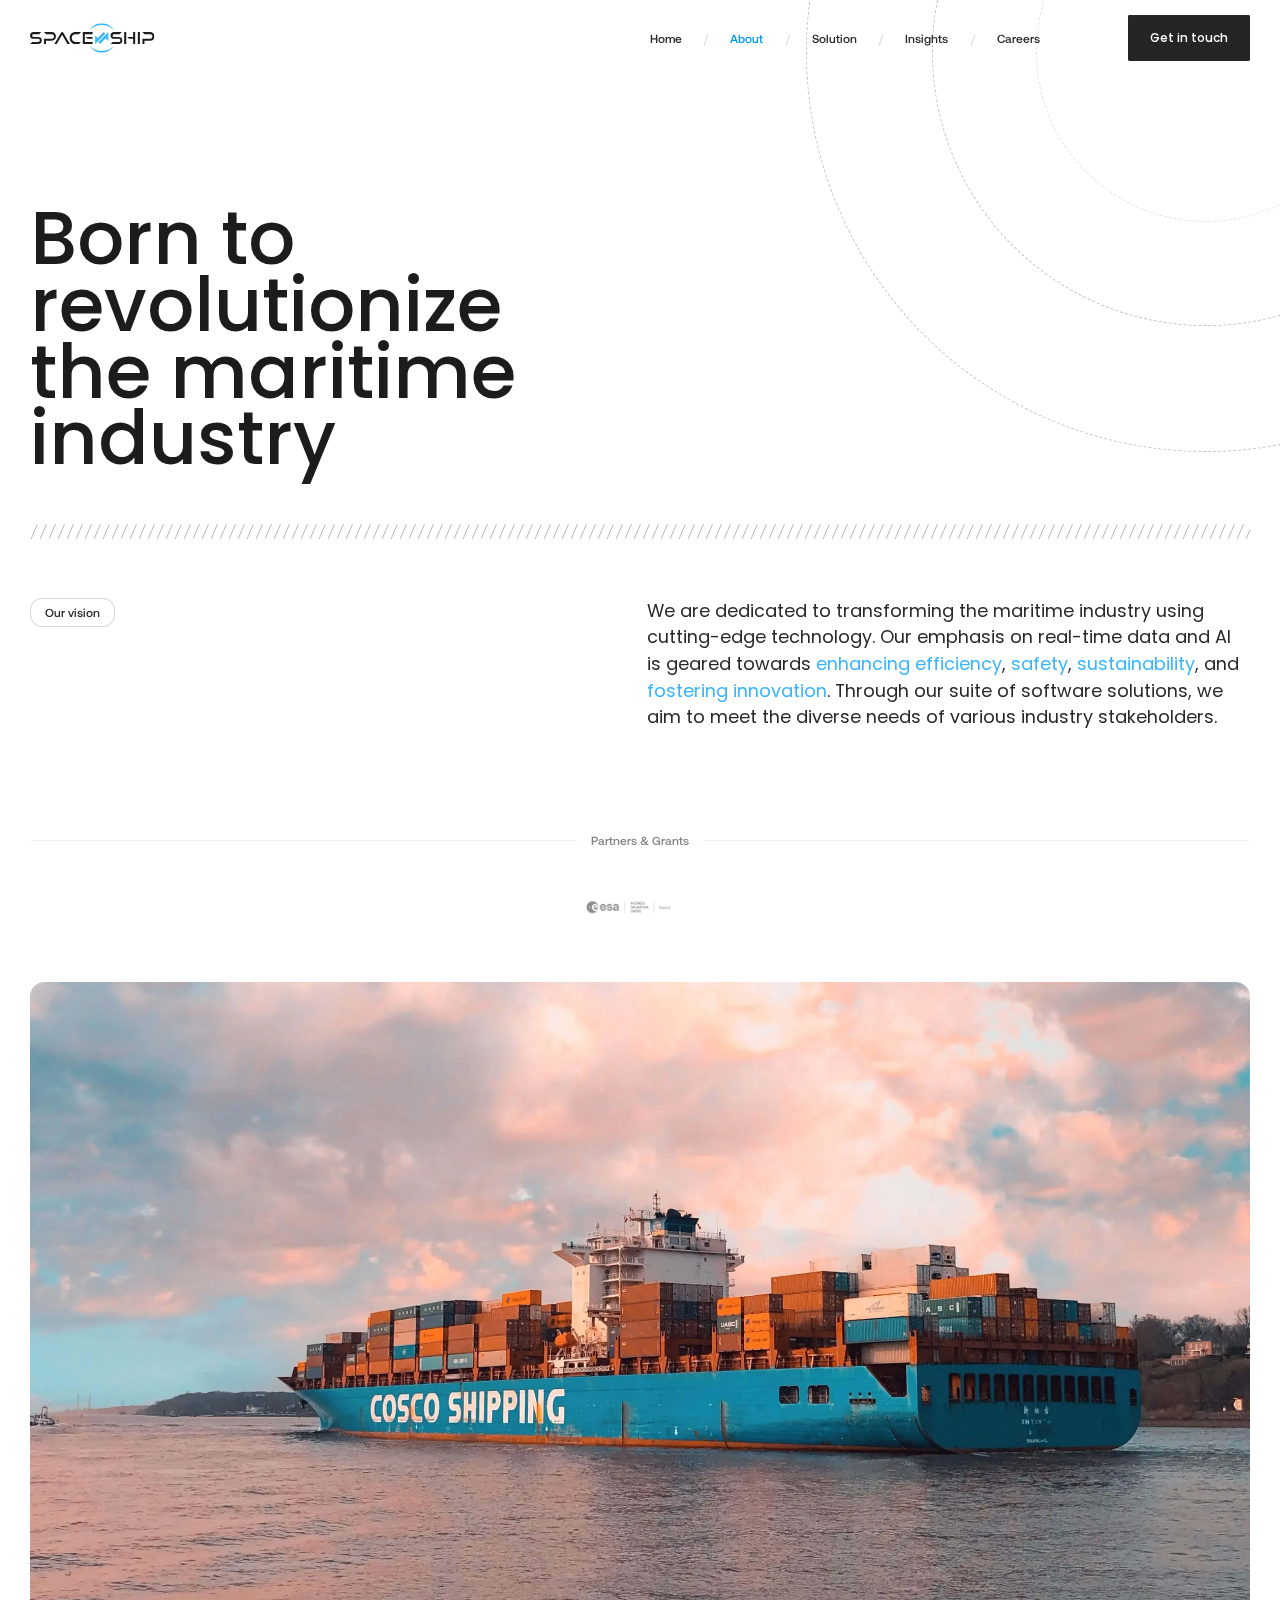
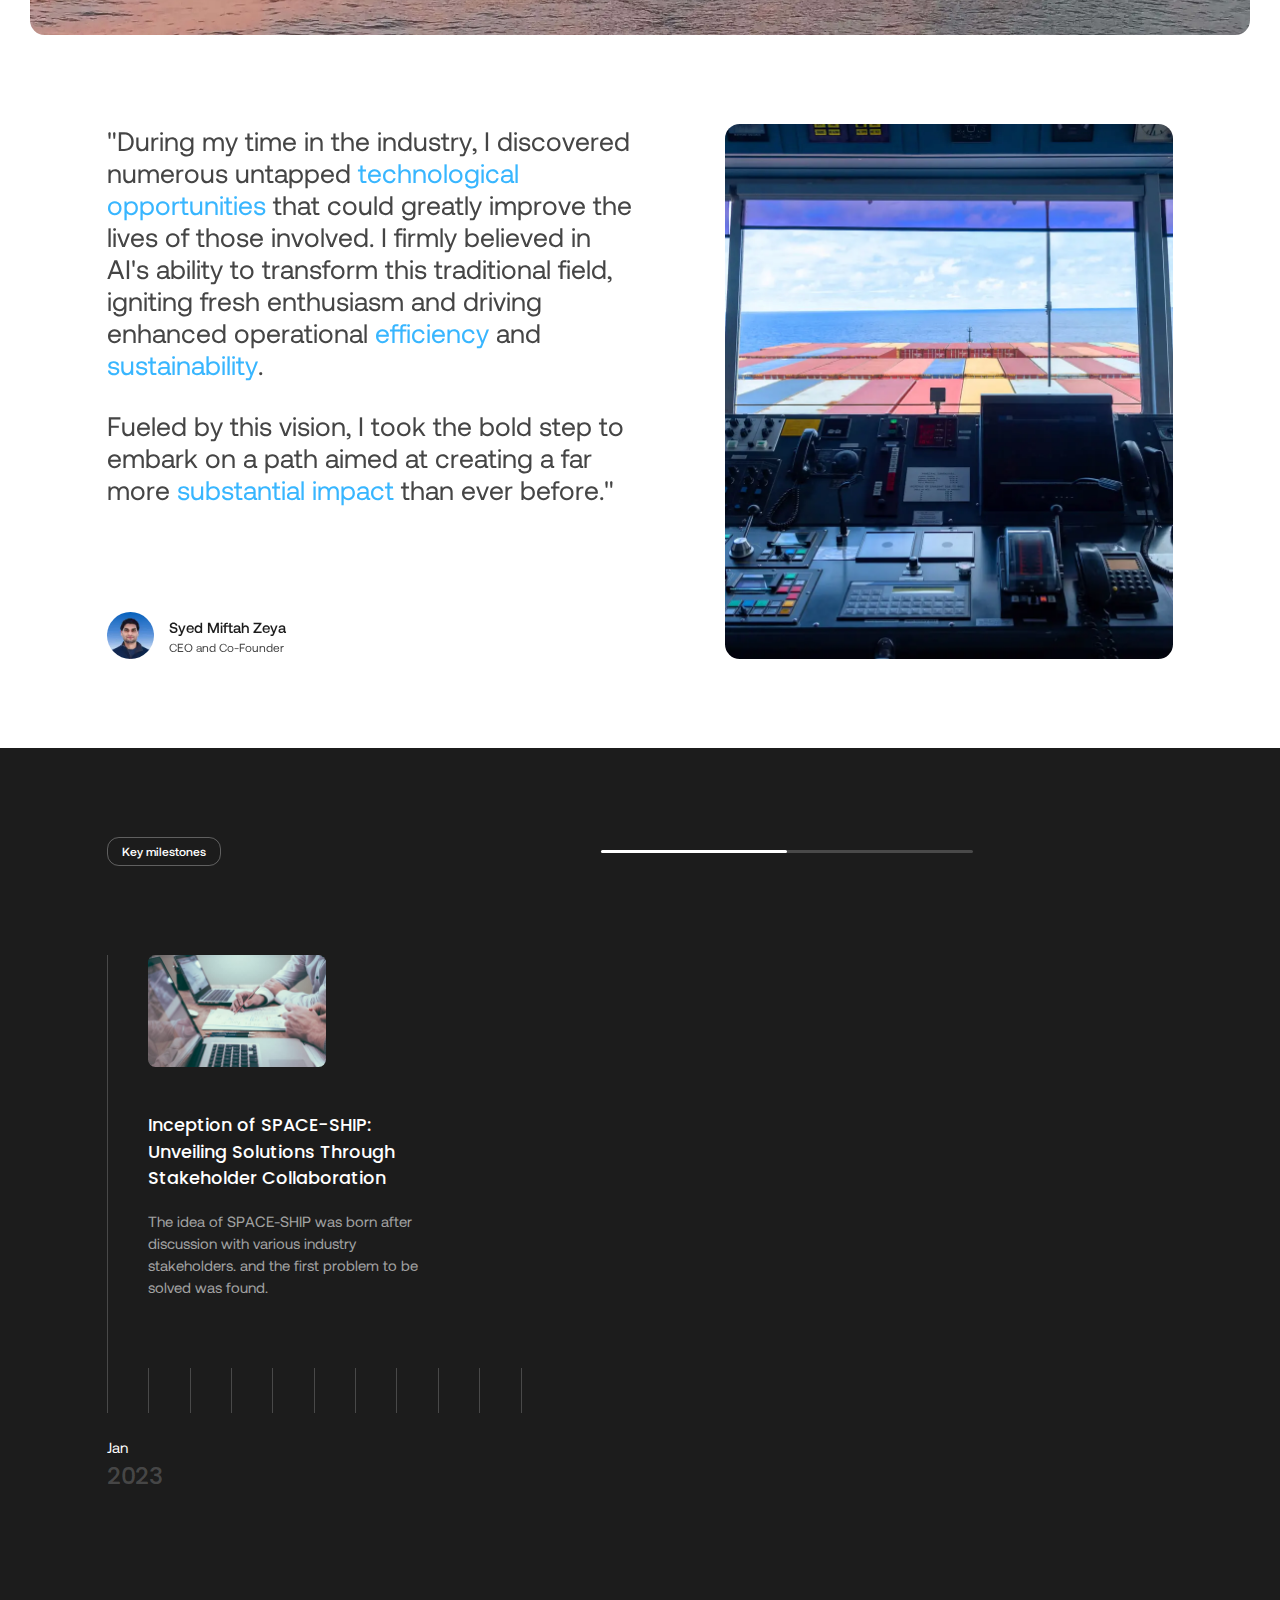
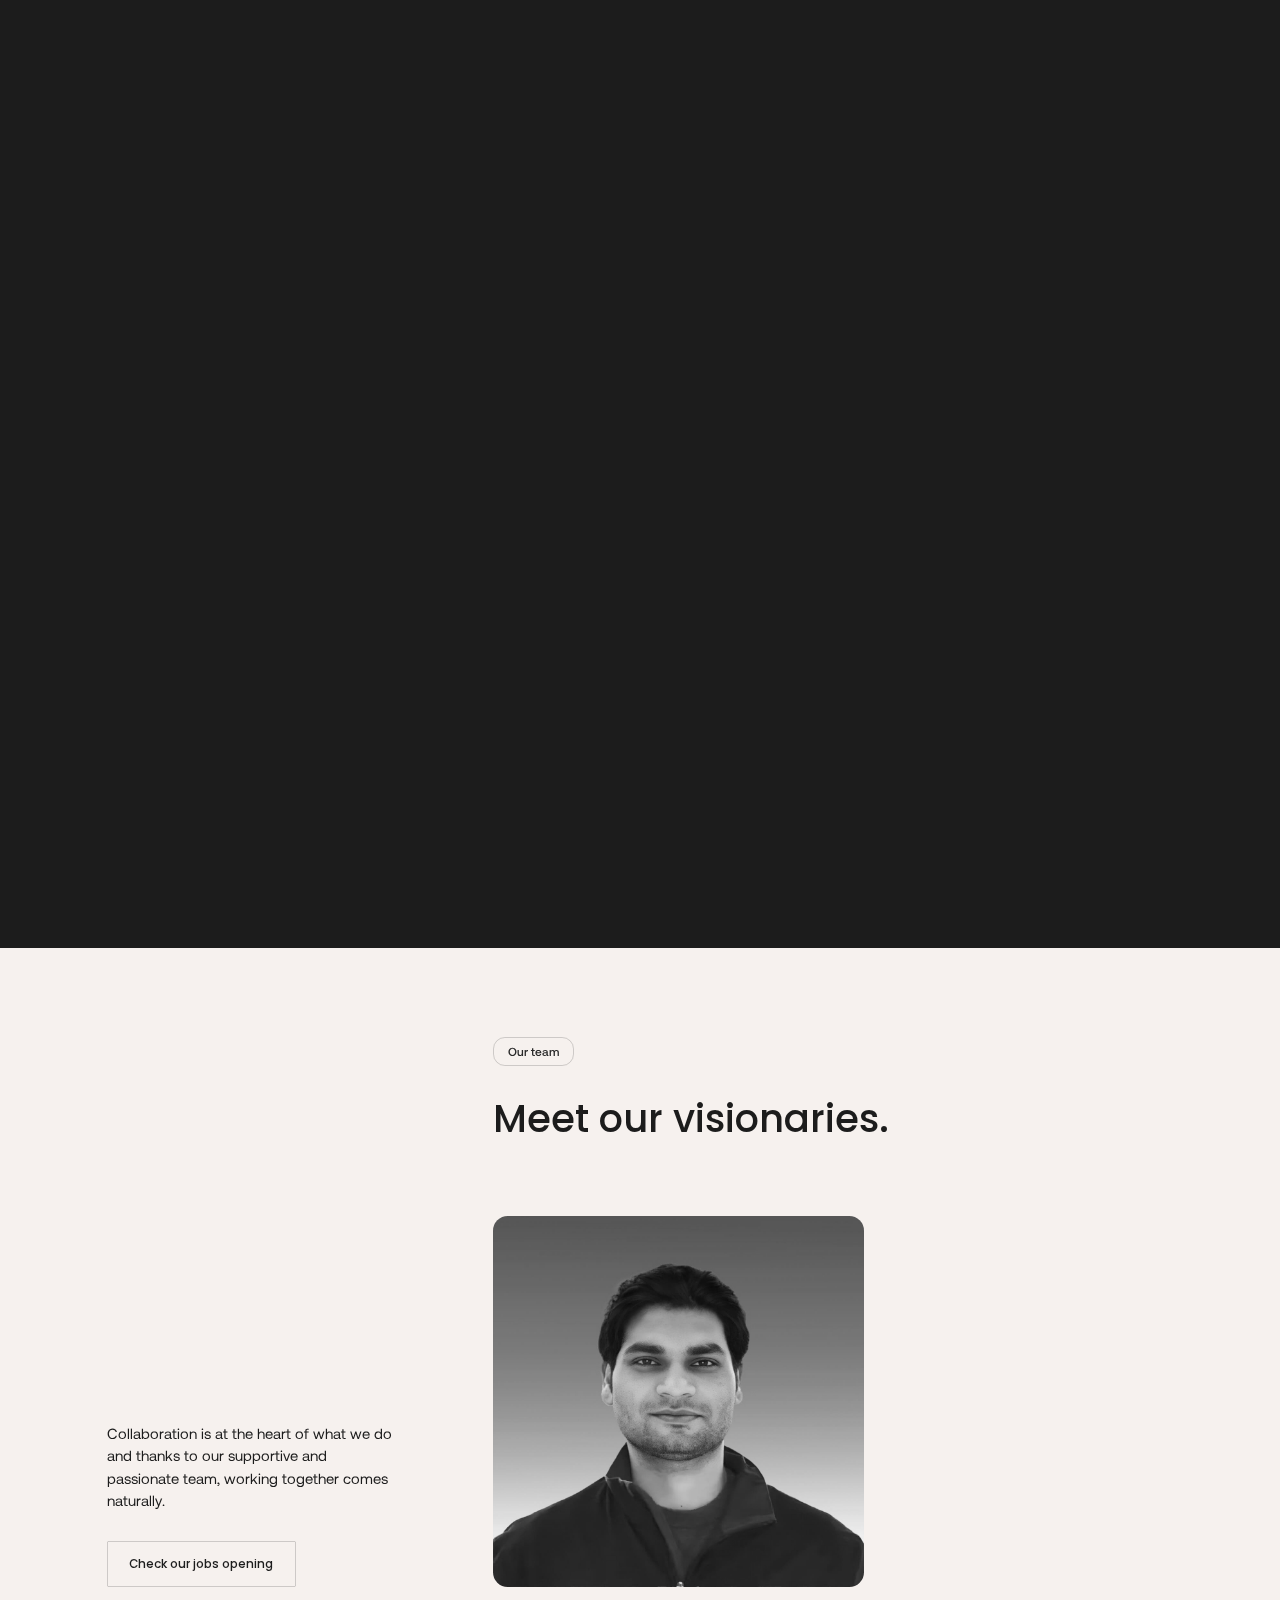
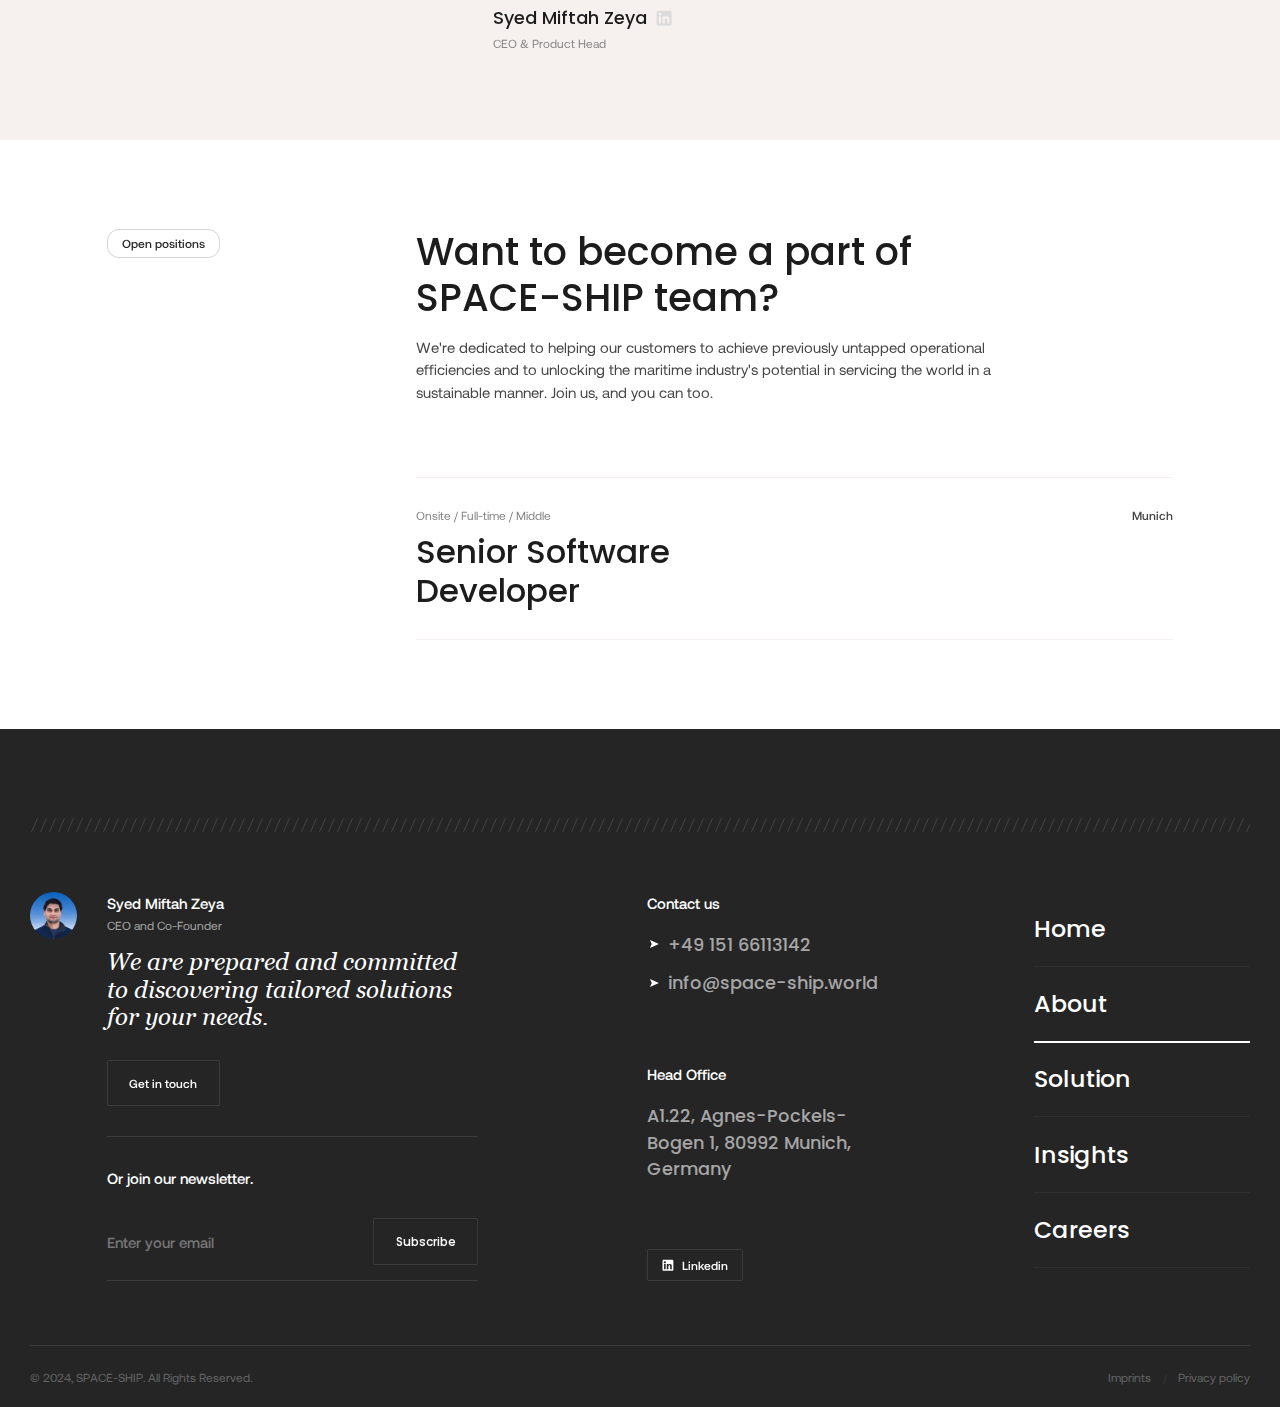
<file: about.html>
<!DOCTYPE html><html lang="en"><head><link rel="stylesheet" href="index.3b0a3ecf.css"><meta charset="utf-8"><meta name="viewport" content="width=device-width, initial-scale=1.0"><title>About us | SpaceShip</title><meta property="og:image" content="https://s3.ap-southeast-1.amazonaws.com/assets.bearplus.io/videos/spaceship-og.jpg"><meta property="og:site_name" content="Spaceship"><link rel="icon" type="image/png" sizes="32x32" href="favicon.05eea758.png"><meta name="description" content="Transforming Maritime Operations"><link rel="preload" href="main.78ddb5e8.css" as="style"><link rel="stylesheet" href="main.78ddb5e8.css"><link rel="preload" href="Poppins-Regular.c9b6c368.woff" as="font" type="font/woff" crossorigin><link rel="preload" href="Poppins-Medium.e1e5f435.woff" as="font" type="font/woff" crossorigin><link rel="preload" href="Poppins-Bold.aae5fa9f.woff" as="font" type="font/woff" crossorigin><link rel="preload" href="Aeonik-Regular.8daa6cff.woff" as="font" type="font/woff" crossorigin><link rel="preload" href="Aeonik-Medium.7cb6e4bc.woff" as="font" type="font/woff" crossorigin><link rel="preload" href="Aeonik-Bold.60e16811.woff" as="font" type="font/woff" crossorigin><link rel="preload" href="Georgia%20Italic.b13aa2c8.woff" as="font" type="font/woff" crossorigin></head><body> <div class="wrapper" data-barba="wrapper"> <header class="header"> <div class="container grid"> <div class="header-logo"> <a href="./" class="header-logo-link"> <img src="header-logo.b22ec378.svg" alt="Spaceship logo" data-mode="light"> <img src="header-logo-dark.c41800d5.svg" alt="Spaceship logo" data-mode="dark"> </a> </div> <div class="header-nav"> <div class="header-links"> <ul class="header-links-ul"> <li class="header-link-item"> <a href="./" class="header-link-txt txt txt-16 txt-med" data-link="home">Home <div class="line"> <div class="line-inner"></div> </div> </a> <span class="header-link-div txt txt-16">/</span> </li> <li class="header-link-item"> <a href="about.html" class="header-link-txt txt txt-16 txt-med" data-link="about">About <div class="line"> <div class="line-inner"></div> </div> </a> <span class="header-link-div txt txt-16">/</span> </li> <li class="header-link-item"> <a href="solution.html" class="header-link-txt txt txt-16 txt-med" data-link="solution">Solution <div class="line"> <div class="line-inner"></div> </div> </a> <span class="header-link-div txt txt-16">/</span> </li> <li class="header-link-item"> <a href="insight.html" class="header-link-txt txt txt-16 txt-med" data-link="insight">Insights <div class="line"> <div class="line-inner"></div> </div> </a> <span class="header-link-div txt txt-16">/</span> </li> <li class="header-link-item"> <a href="about.html#Careers" class="header-link-txt txt txt-16 txt-med" data-link="careers">Careers <div class="line"> <div class="line-inner"></div> </div> </a> <span class="header-link-div txt txt-16">/</span> </li> </ul> </div> <div class="header-act"> <div class="header-btn-wrap"> <a href="#" class="btn" data-popup="open"> <div class="txt txt-16 txt-btn txt-med">Get in touch</div> </a> </div> </div> <a href="#" class="header-nav-close-ic icon icon-24"> <svg width="100%" viewbox="0 0 24 24" fill="none" xmlns="http://www.w3.org/2000/svg"> <path d="M19.5 4.5L4.5 19.5" stroke="white" stroke-width="1.5" stroke-miterlimit="10" stroke-linecap="round" stroke-linejoin="round"></path> <path d="M4.5 4.5L19.5 19.5" stroke="white" stroke-width="1.5" stroke-miterlimit="10" stroke-linecap="round" stroke-linejoin="round"></path> </svg> </a></div> <div class="header-toggle"> <a href="#" class="header-toggle-link icon icon-24"> <svg width="24" height="24" viewbox="0 0 24 24" fill="none" xmlns="http://www.w3.org/2000/svg"> <path d="M19.5 16.5H4.5" stroke="currentColor" stroke-width="1.5" stroke-miterlimit="10" stroke-linecap="round" stroke-linejoin="round"></path> <path d="M4.5 7.5H19.5" stroke="currentColor" stroke-width="1.5" stroke-miterlimit="10" stroke-linecap="round" stroke-linejoin="round"></path> </svg> </a> </div> </div> </header> <div class="cursor"> <div class="cursor-wrap"> <div class="cursor-inner"> <div class="cursor-ic icon icon-14 left"> <img src="ic-carret-left.56522449.svg" alt="Icon left"> </div> <div class="cursor-txt txt txt-16"> Drag </div> <div class="cursor-ic icon icon-14 right"> <img src="ic-carret-left.56522449.svg" alt="Icon left"> </div> </div> </div> </div> <div class="popup"> <div class="popup-overlay" data-popup="close"></div> <div class="popup-main"> <div class="popup-inner"> <div class="popup-info"> <h3 class="h2 heading popup-info-title"> Get in touch </h3> <div class="hidden-mb popup-info-inner"> <div class="popup-info-item"> <div class="popup-info-item-label txt txt-18 txt-med"> Support </div> <a href="mailto:info@space-ship.world" class="popup-info-item-link txt txt-18" data-replace="email"> info@space-ship.world </a> </div> <div class="popup-info-item"> <div class="popup-info-item-label txt txt-18 txt-med"> Call us </div> <a href="tel:+49 151 66113142" class="popup-info-item-link txt txt-18" data-replace="tel"> +49 151 66113142 </a> </div> <div class="line line-vert"></div> </div> </div> <div class="popup-form"> <form action="#" class="popup-form-inner"> <div class="popup-form-fields" data-lenis-prevent> <div class="popup-input-grp"> <label for="firstname" class="popup-input-label txt txt-14 txt-med"> First name </label> <input type="text" name="firstname" class="popup-input-field txt txt-16" placeholder="Ex: John" required> <div class="line"><div class="line-inner"></div></div> </div> <div class="popup-input-grp"> <label for="lastname" class="popup-input-label txt txt-14 txt-med"> Last name </label> <input type="text" name="lastname" class="popup-input-field txt txt-16" placeholder="Ex: Doe" required> <div class="line"><div class="line-inner"></div></div> </div> <div class="popup-input-grp"> <label for="email" class="popup-input-label txt txt-14 txt-med"> Email </label> <input type="email" name="email" class="popup-input-field txt txt-16" placeholder="Ex: johndoe@example.com" required> <div class="line"><div class="line-inner"></div></div> </div> <div class="popup-input-grp"> <label for="fname" class="popup-input-label txt txt-14 txt-med"> Company <span class="txt-opt">(Optional)</span> </label> <input type="text" name="company" class="popup-input-field txt txt-16" placeholder="Ex: Google"> <div class="line"><div class="line-inner"></div></div> </div> <div class="popup-input-grp textarea-grp"> <label for="fname" class="popup-input-label txt txt-14 txt-med"> Message <span class="txt-opt">(Optional)</span> </label> <textarea type="text" name="message" class="popup-input-field txt txt-16"></textarea> <div class="line"><div class="line-inner"></div></div> </div> </div> <div class="popup-form-btn-wrap"> <button type="submit" class="btn popup-form-submit"> <div class="popup-form-submit-txt txt txt-16 txt-btn txt-med">Send</div> </button> </div> </form> <div class="hidden popup-form-succ"> <div class="popup-form-succ-title txt txt-24"> Thank you, <span data-form-name>David</span>! </div> <div class="popup-form-succ-sub txt txt-16"> We appreciate your interest and will get back to you shortly. </div> <div class="popup-form-succ-btn-wrap"> <a href="#" class="btn popup-form-succ-btn" data-popup="close"> <div class="txt txt-16 txt-btn txt-med">Close panel</div> </a> </div> </div> </div> <div class="hidden-dk popup-info-inner"> <div class="popup-info-item"> <div class="popup-info-item-label txt txt-18 txt-med"> Support </div> <a href="mailto:info@space-ship.world" class="popup-info-item-link txt txt-18" data-replace="email"> info@space-ship.world </a> </div> <div class="popup-info-item"> <div class="popup-info-item-label txt txt-18 txt-med"> Call us </div> <a href="tel:+49 151 66113142" class="popup-info-item-link txt txt-18" data-replace="tel"> +49 151 66113142 </a> </div> </div> </div> <a href="#" class="btn-ic popup-close" data-popup="close"> <div class="icon icon-16"> <svg width="100%" viewbox="0 0 16 16" fill="none" xmlns="http://www.w3.org/2000/svg"> <path d="M13 3L3 13" stroke="currentColor" stroke-width="1.5" stroke-miterlimit="10" stroke-linecap="round" stroke-linejoin="round"></path> <path d="M3 3L13 13" stroke="currentColor" stroke-width="1.5" stroke-miterlimit="10" stroke-linecap="round" stroke-linejoin="round"></path> </svg> </div> </a> </div> </div> <div class="main" data-barba="container" data-barba-namespace="about" data-namespace="about"> <section class="abt-hero"> <div class="container grid"> <h1 class="abt-hero-title h0 heading"> Born to revolutionize the maritime industry </h1> <span class="decor-slash"></span> <div class="abt-hero-label label-wrap"> <div class="txt txt-16 txt-med">Our vision</div> </div> <p class="abt-hero-sub h6 heading txt-reg"> We are dedicated to transforming the maritime industry using cutting-edge technology. Our emphasis on real-time data and AI is geared towards <span class="txt-hl">enhancing efficiency</span>, <span class="txt-hl">safety</span>, <span class="txt-hl">sustainability</span>, and <span class="txt-hl">fostering innovation</span>. Through our suite of software solutions, we aim to meet the diverse needs of various industry stakeholders. </p> <div class="abt-hero-decor out"> <div class="abt-hero-decor mid"> <div class="abt-hero-decor in"></div> </div> </div> </div> </section> <section class="home-part"> <div class="container"> <div class="home-part-label-wrap"> <span class="line"></span> <p class="home-part-label txt txt-16 txt-med"> Partners & Grants </p> <span class="line"></span> </div> <div class="home-part-marquee"> <div class="home-part-marquee-inner"> <a href="#&quot;" class="home-part-marquee-item"> <img src="logo-part-1.8f1a0455.webp" width="300" alt="Partner"> </a> </div> </div> </div> </section> <section class="abt-thumb"> <div class="container"> <div class="abt-thumb-main"> <img src="abt-hero.3da9add9.webp" width="2400" alt="Ship"> </div> </div> </section> <section class="abt-ceo"> <div class="container grid"> <div class="abt-ceo-main"> <div class="abt-ceo-quote"> <p class="abt-ceo-quote-txt txt txt-36"> "During my time in the industry, I discovered numerous untapped <span class="txt-hl">technological opportunities</span> that could greatly improve the lives of those involved. I firmly believed in AI's ability to transform this traditional field, igniting fresh enthusiasm and driving enhanced operational <span class="txt-hl">efficiency</span> and <span class="txt-hl">sustainability</span>. </p> <p class="abt-ceo-quote-txt txt txt-36"> Fueled by this vision, I took the bold step to embark on a path aimed at creating a far more <span class="txt-hl">substantial impact</span> than ever before." </p> </div> <div class="abt-ceo-profile"> <div class="abt-ceo-ava"> <img src="team-1.f2e485d7.webp" width="128" alt="Syed Miftah Zeya"> </div> <div class="abt-ceo-info"> <div class="abt-ceo-name txt txt-20 txt-med">Syed Miftah Zeya</div> <div class="abt-ceo-job txt txt-16">CEO and Co-Founder</div> </div> </div> </div> <div class="abt-ceo-img"> <img src="abt-ceo-main.42071242.webp" width="900" alt="Ship Cockpit"> </div> </div> </section> <section class="abt-mile"> <div class="abt-mile-sticky"> <div class="container grid"> <div class="abt-mile-label label-wrap"> <div class="txt txt-16 txt-med">Key milestones</div> </div> <div class="abt-mile-prog"> <div class="abt-mile-prog-inner"></div> </div> <div class="abt-mile-main swiper"> <div class="abt-mile-main-inner swiper-wrapper"> <div class="abt-mile-item swiper-slide"> <div class="abt-mile-item-inner"> <div class="line line-vert"></div> <div class="abt-mile-item-content"> <div class="abt-mile-item-thumb"> <img src="abt-mile-thumb.45fef373.jpeg" alt="Event"> </div> <h3 class="abt-mile-item-title h6 heading"> Inception of SPACE-SHIP: Unveiling Solutions Through Stakeholder Collaboration </h3> <p class="abt-mile-item-sub txt txt-20"> The idea of SPACE-SHIP was born after discussion with various industry stakeholders. and the first problem to be solved was found. </p> </div> <div class="abt-mile-item-decor"> <span class="abt-mile-item-decor-line"></span> <span class="abt-mile-item-decor-line"></span> <span class="abt-mile-item-decor-line"></span> <span class="abt-mile-item-decor-line"></span> <span class="abt-mile-item-decor-line"></span> <span class="abt-mile-item-decor-line"></span> <span class="abt-mile-item-decor-line"></span> <span class="abt-mile-item-decor-line"></span> <span class="abt-mile-item-decor-line"></span> <span class="abt-mile-item-decor-line"></span> </div> </div> <div class="abt-mile-item-date"> <div class="abt-mile-item-date-month txt txt-20"> Jan </div> <div class="abt-mile-item-date-year h5 heading"> 2023 </div> </div> </div> </div> </div> </div> </div> </section> <section class="abt-team"> <div class="container grid"> <div class="abt-team-title-wrap"> <div class="abt-team-label label-wrap"> <div class="txt txt-16 txt-med">Our team</div> </div> <h2 class="abt-team-title h3 heading"> Meet our visionaries. </h2> </div> <div class="abt-team-sub-wrap hidden-dk"> <p class="abt-team-sub txt txt-20"> Collaboration is at the heart of what we do and thanks to our supportive and passionate team, working together comes naturally. </p> <div class="abt-team-btn-wrap"> <a href="#Careers" class="btn btn-outline"> <div class="txt txt-16 txt-btn txt-med"> Check our jobs opening </div> </a> </div> </div> <div class="abt-team-main"> <div class="abt-team-sub-wrap hidden-tb"> <p class="abt-team-sub txt txt-20"> Collaboration is at the heart of what we do and thanks to our supportive and passionate team, working together comes naturally. </p> <div class="abt-team-btn-wrap"> <a href="#Careers" class="btn btn-outline"> <div class="txt txt-16 txt-btn txt-med"> Check our jobs opening </div> </a> </div> </div> <div class="abt-team-item"> <div class="abt-team-item-thumb"> <img src="team-1.516f9c65.jpeg" alt="Syed Miftah Zeya"> </div> <div class="abt-team-item-info"> <a href="#" class="abt-team-item-name-wrap"> <h3 class="abt-team-item-name h6 heading"> Syed Miftah Zeya </h3> <div class="abt-team-item-ic icon icon-22"> <svg width="100%" viewbox="0 0 24 24" fill="none" xmlns="http://www.w3.org/2000/svg"> <path fill-rule="evenodd" clip-rule="evenodd" d="M1 2.838C1 2.35053 1.19365 1.88303 1.53834 1.53834C1.88303 1.19365 2.35053 1 2.838 1H21.16C21.4016 0.999608 21.6409 1.04687 21.8641 1.13907C22.0874 1.23127 22.2903 1.36661 22.4612 1.53734C22.6322 1.70807 22.7677 1.91083 22.8602 2.13401C22.9526 2.3572 23.0001 2.59643 23 2.838V21.16C23.0003 21.4016 22.9529 21.6409 22.8606 21.8642C22.7683 22.0875 22.6328 22.2904 22.462 22.4613C22.2912 22.6322 22.0884 22.7678 21.8651 22.8602C21.6419 22.9526 21.4026 23.0001 21.161 23H2.838C2.59655 23 2.35746 22.9524 2.1344 22.86C1.91134 22.7676 1.70867 22.6321 1.53798 22.4613C1.3673 22.2905 1.23193 22.0878 1.13962 21.8647C1.04731 21.6416 0.999869 21.4025 1 21.161V2.838ZM9.708 9.388H12.687V10.884C13.117 10.024 14.217 9.25 15.87 9.25C19.039 9.25 19.79 10.963 19.79 14.106V19.928H16.583V14.822C16.583 13.032 16.153 12.022 15.061 12.022C13.546 12.022 12.916 13.111 12.916 14.822V19.928H9.708V9.388ZM4.208 19.791H7.416V9.25H4.208V19.791ZM7.875 5.812C7.88105 6.08667 7.83217 6.35979 7.73124 6.61532C7.63031 6.87084 7.47935 7.10364 7.28723 7.30003C7.09511 7.49643 6.8657 7.65248 6.61246 7.75901C6.35921 7.86554 6.08724 7.92042 5.8125 7.92042C5.53776 7.92042 5.26579 7.86554 5.01255 7.75901C4.7593 7.65248 4.52989 7.49643 4.33777 7.30003C4.14565 7.10364 3.99469 6.87084 3.89376 6.61532C3.79283 6.35979 3.74395 6.08667 3.75 5.812C3.76187 5.27286 3.98439 4.75979 4.36989 4.38269C4.75539 4.00558 5.27322 3.79442 5.8125 3.79442C6.35178 3.79442 6.86961 4.00558 7.25512 4.38269C7.64062 4.75979 7.86313 5.27286 7.875 5.812Z" fill="currentColor"></path> </svg> </div> </a> <div class="abt-team-item-job txt txt-16"> CEO & Product Head </div> </div> </div> </div> </div> </section> <section class="abt-job" id="Careers"> <div class="container grid"> <div class="abt-job-label label-wrap"> <div class="txt txt-16 txt-med">Open positions</div> </div> <div class="abt-job-main"> <div class="abt-job-title-wrap"> <h2 class="abt-job-title h3 heading"> Want to become a part of SPACE-SHIP team? </h2> <p class="abt-job-sub txt txt-20"> We're dedicated to helping our customers to achieve previously untapped operational efficiencies and to unlocking the maritime industry's potential in servicing the world in a sustainable manner. Join us, and you can too. </p> </div> <div class="abt-job-main-inner"> <a href="#" class="abt-job-item hover-arr"> <div class="line top"></div> <div class="abt-job-item-inner"> <div class="abt-job-item-info"> <div class="abt-job-item-type txt txt-16"> Onsite / Full-time / Middle </div> <div class="abt-job-item-loc txt txt-16 txt-med"> Munich </div> </div> <h3 class="abt-job-item-title h4 heading"> Senior Software Developer </h3> </div> <div class="line"> <div class="line-inner"></div> </div> </a> </div> </div> </div> </section> </div> <footer class="footer"> <div class="container grid"> <span class="decor-slash"></span> <div class="ft-abt"> <div class="ft-abt-ava hidden-tb"> <img src="ceo.24f24de4.webp" width="128" alt="Syed Miftah Zeya"> </div> <div class="ft-abt-main"> <div class="ft-abt-info"> <div class="ft-abt-ava hidden-dk"> <img src="ceo.24f24de4.webp" width="128" alt="Syed Miftah Zeya"> </div> <h5 class="ft-abt-info-name txt txt-20 txt-med"> Syed Miftah Zeya </h5> <p class="ft-abt-info-job txt txt-16"> CEO and Co-Founder </p> <p class="ft-abt-info-quote h5 heading"> We are prepared and committed to discovering tailored solutions for your needs. </p> <div class="ft-abt-info-btn-wrap hidden-tb"> <a href="#" class="btn btn-outline" data-popup="open"> <div class="txt txt-16 txt-med">Get in touch</div> </a> </div> </div> <div class="ft-abt-form-wrap"> <div class="ft-abt-info-btn-wrap hidden-dk"> <a href="#" class="btn btn-outline" data-popup="open"> <div class="txt txt-16 txt-med">Get in touch</div> </a> </div> <div class="ft-abt-form-title txt txt-20 txt-med"> Or join our newsletter. </div> <form action="#" class="ft-abt-form"> <div class="ft-input-wrap input-wrap"> <label for="email" class="input-label txt txt-20 txt-med"> Enter your email </label> <input type="email" class="input-field txt txt-20" name="email" placeholder="Enter your email"> </div> <div class="ft-abt-form-btn-wrap"> <button type="submit" class="btn btn-outline ft-abt-form-submit"> <div class="ft-abt-form-submit-txt txt txt-16 txt-btn txt-med">Subscribe</div> <div class="btn-submit-ic icon icon-24"> <svg width="100%" viewbox="0 0 24 24" fill="none" xmlns="http://www.w3.org/2000/svg"> <path d="M4.5 12H19.5M19.5 12L12.75 5.25M19.5 12L12.75 18.75" stroke="white" stroke-width="1.5" stroke-linecap="round" stroke-linejoin="round"></path> </svg> </div> </button> </div> </form> </div> </div> </div> <div class="ft-ctc"> <div class="ft-ctc-grp"> <div class="ft-ctc-grp-label txt txt-20 txt-med"> Contact us </div> <div class="ft-ctc-grp-li"> <a href="tel:+49 151 66113142" class="ft-ctc-link" data-replace="tel"> <div class="ft-ctc-link-ic icon icon-20"> <svg width="100%" viewbox="0 0 20 19" fill="none" xmlns="http://www.w3.org/2000/svg"> <path d="M4 4L16 9.57433L4 15L6.4 9.57432L4 4Z" fill="currentColor"></path> </svg> </div> <div class="ft-ctc-link-txt h6 heading"> +49 151 66113142 </div> </a> <a href="mailto:info@space-ship.world" class="ft-ctc-link" data-replace="email"> <div class="ft-ctc-link-ic icon icon-20"> <svg width="100%" viewbox="0 0 20 19" fill="none" xmlns="http://www.w3.org/2000/svg"> <path d="M4 4L16 9.57433L4 15L6.4 9.57432L4 4Z" fill="currentColor"></path> </svg> </div> <div class="ft-ctc-link-txt h6 heading"> info@space-ship.world </div> </a> </div> </div> <div class="ft-ctc-grp"> <div class="ft-ctc-grp-label txt txt-20 txt-med"> Head Office </div> <div class="ft-ctc-grp-li"> <a href="https://maps.app.goo.gl/SVLbv8GHEAmfHGJA6" class="ft-ctc-link" data-replace="address"> <div class="ft-ctc-link-txt ft-ctc-link-txt-add h6 heading"> A1.22, Agnes-Pockels-Bogen 1, 80992 Munich, Germany </div> </a> </div> </div> <div class="ft-ctc-btn-wrap"> <a href="https://www.linkedin.com/company/space-ship/" class="btn btn-outline btn-sm btn-w-ic-sm" target="_blank" data-replace="linkedin"> <div class="icon icon-16"> <svg width="100%" viewbox="0 0 16 17" fill="none" xmlns="http://www.w3.org/2000/svg"> <path fill-rule="evenodd" clip-rule="evenodd" d="M0.666992 2.39208C0.666992 2.0671 0.79609 1.75544 1.02588 1.52564C1.25568 1.29585 1.56735 1.16675 1.89233 1.16675H14.107C14.268 1.16649 14.4276 1.19799 14.5764 1.25946C14.7253 1.32093 14.8606 1.41116 14.9745 1.52497C15.0884 1.63879 15.1788 1.77397 15.2404 1.92276C15.3021 2.07155 15.3337 2.23103 15.3337 2.39208V14.6067C15.3338 14.7678 15.3022 14.9274 15.2407 15.0762C15.1792 15.2251 15.0889 15.3604 14.975 15.4743C14.8611 15.5882 14.7259 15.6786 14.5771 15.7402C14.4283 15.8018 14.2687 15.8335 14.1077 15.8334H1.89233C1.73136 15.8334 1.57196 15.8017 1.42326 15.7401C1.27455 15.6785 1.13944 15.5881 1.02565 15.4743C0.911857 15.3604 0.821613 15.2253 0.760074 15.0765C0.698534 14.9278 0.666905 14.7684 0.666992 14.6074V2.39208ZM6.47233 6.75875H8.45833V7.75608C8.74499 7.18275 9.47833 6.66675 10.5803 6.66675C12.693 6.66675 13.1937 7.80875 13.1937 9.90408V13.7854H11.0557V10.3814C11.0557 9.18808 10.769 8.51475 10.041 8.51475C9.03099 8.51475 8.61099 9.24075 8.61099 10.3814V13.7854H6.47233V6.75875ZM2.80566 13.6941H4.94433V6.66675H2.80566V13.6941ZM5.25033 4.37475C5.25436 4.55786 5.22177 4.73994 5.15449 4.91029C5.0872 5.08064 4.98656 5.23584 4.85848 5.36677C4.7304 5.4977 4.57746 5.60173 4.40863 5.67275C4.2398 5.74378 4.05849 5.78036 3.87533 5.78036C3.69217 5.78036 3.51085 5.74378 3.34202 5.67275C3.17319 5.60173 3.02025 5.4977 2.89217 5.36677C2.76409 5.23584 2.66345 5.08064 2.59617 4.91029C2.52888 4.73994 2.49629 4.55786 2.50033 4.37475C2.50824 4.01532 2.65658 3.67328 2.91358 3.42187C3.17058 3.17047 3.51581 3.02969 3.87533 3.02969C4.23484 3.02969 4.58007 3.17047 4.83707 3.42187C5.09407 3.67328 5.24241 4.01532 5.25033 4.37475Z" fill="currentColor"></path> </svg> </div> <div class="txt txt-16 txt-med">Linkedin</div> </a> </div> </div> <div class="ft-menu"> <div class="ft-menu-list"> <ul class="ft-menu-ul"> <li class="ft-menu-link"> <a href="./" class="ft-menu-link-txt h5 heading" data-link="home"> Home <div class="line"> <div class="line-inner"></div> </div> </a> </li> <li class="ft-menu-link"> <a href="about.html" class="ft-menu-link-txt h5 heading" data-link="about"> About <div class="line"> <div class="line-inner"></div> </div> </a> </li> <li class="ft-menu-link"> <a href="solution.html" class="ft-menu-link-txt h5 heading" data-link="solution"> Solution <div class="line"> <div class="line-inner"></div> </div> </a> </li> <li class="ft-menu-link"> <a href="insight.html" class="ft-menu-link-txt h5 heading" data-link="insight"> Insights <div class="line"> <div class="line-inner"></div> </div> </a> </li> <li class="ft-menu-link"> <a href="about.html#Careers" class="ft-menu-link-txt h5 heading" data-link="career"> Careers <div class="line"> <div class="line-inner"></div> </div> </a> </li> </ul> </div> </div> <div class="ft-bottom"> <div class="ft-copy-txt txt txt-16">© <span data-year>2024</span>, SPACE-SHIP. All Rights Reserved.</div> <div class="ft-term"> <div class="ft-term-item"> <a href="imprint.html" class="ft-term-item-link txt txt-16" data-link="imprint">Imprints</a> <div class="ft-term-item-div txt txt-16">/</div> </div> <div class="ft-term-item"> <a href="term.html" class="ft-term-item-link txt txt-16" data-link="term">Privacy policy</a> <div class="ft-term-item-div txt txt-16">/</div> </div> </div> </div> </div> <div class="ft-bg"> <video muted preload loop autoplay playsinline class="vid-bg"> <source src="https://s3.ap-southeast-1.amazonaws.com/assets.bearplus.io/videos/ft-bg.mp4" type="video/mp4"> </video> </div> </footer> </div> <script async src="https://www.googletagmanager.com/gtag/js?id=G-4DB80S5P4S"></script> <script src="index.a05c254c.js" defer></script> </body></html>
</file>
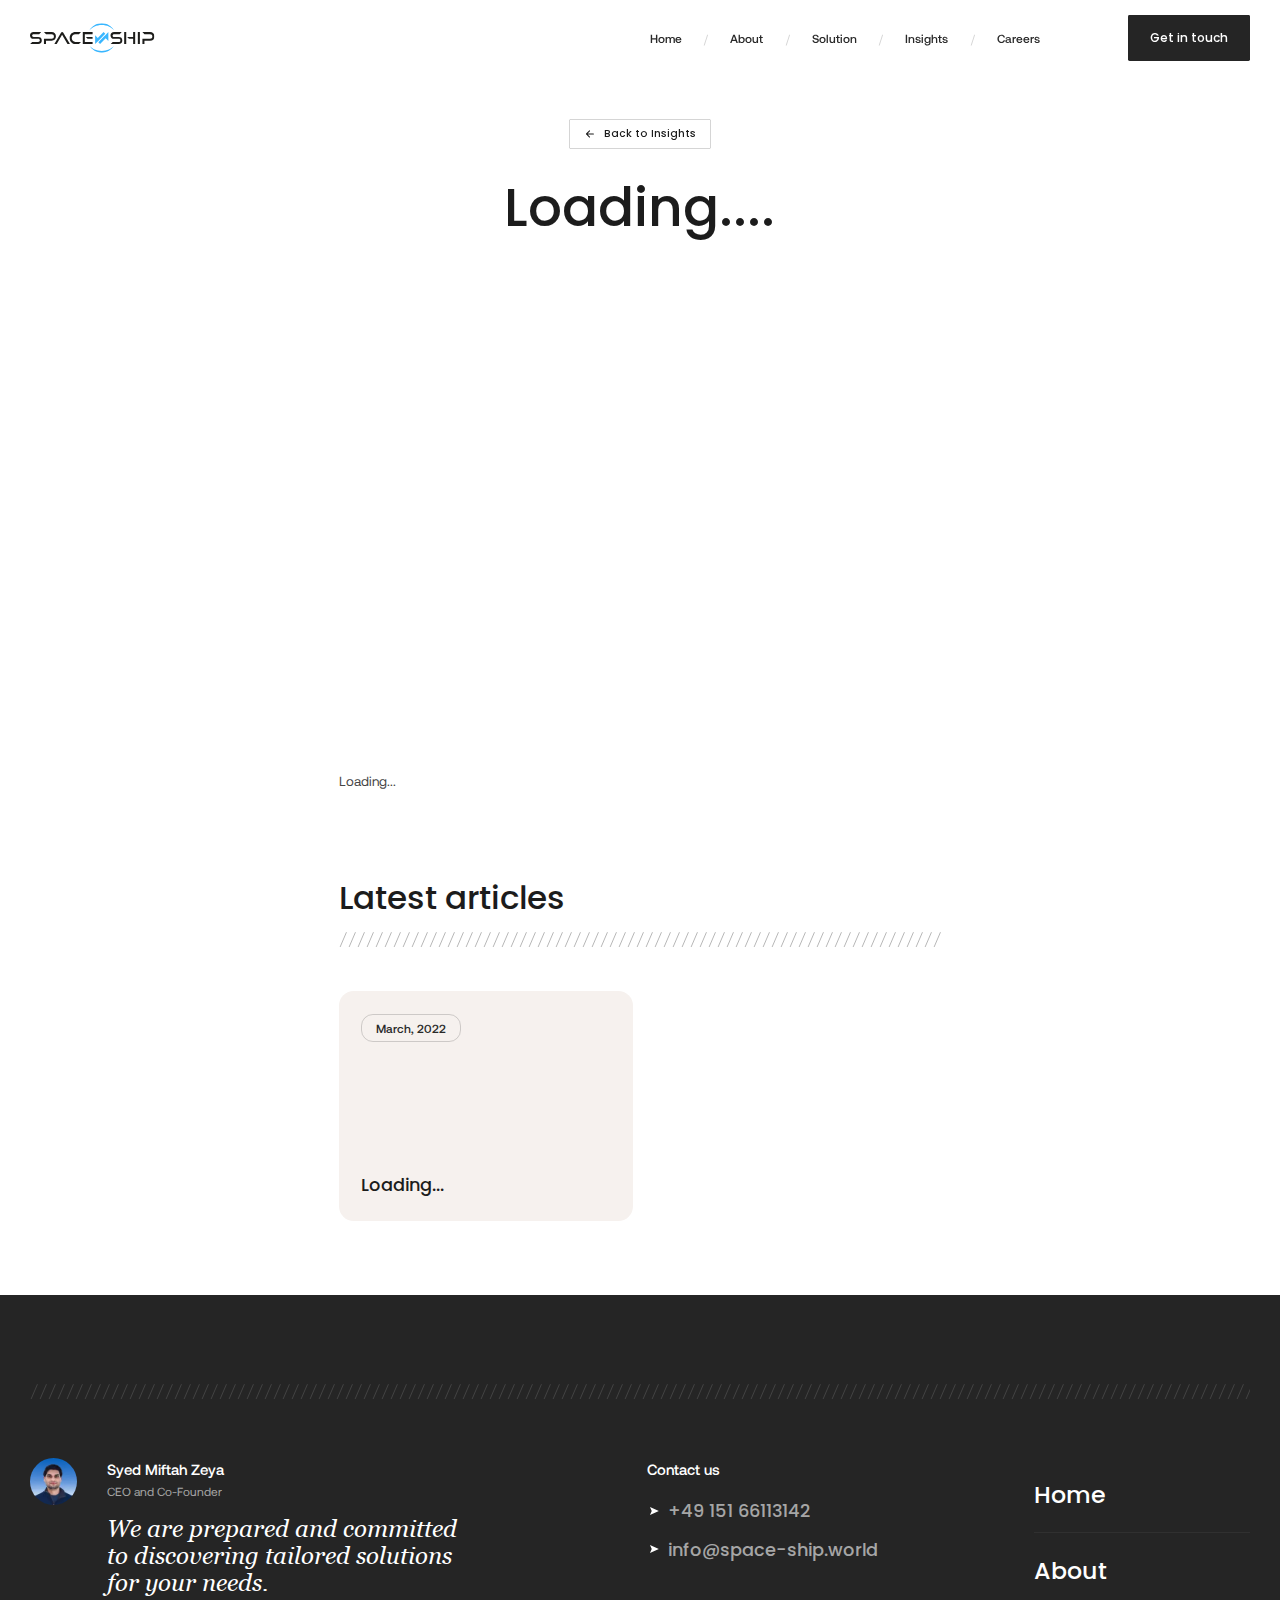
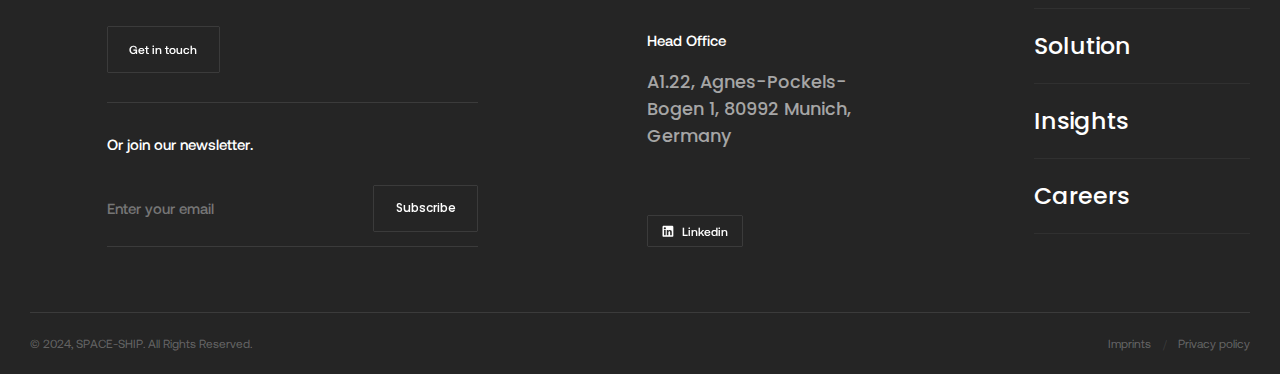
<file: blog-dtl.html>
<!DOCTYPE html><html lang="en"><head><link rel="stylesheet" href="index.3b0a3ecf.css"><meta charset="utf-8"><meta name="viewport" content="width=device-width, initial-scale=1.0"><title>Blog name</title><meta property="og:image" content="https://s3.ap-southeast-1.amazonaws.com/assets.bearplus.io/videos/spaceship-og.jpg"><meta property="og:site_name" content="Spaceship"><link rel="icon" type="image/png" sizes="32x32" href="favicon.05eea758.png"><meta name="description" content="Transforming Maritime Operations"><link rel="preload" href="main.78ddb5e8.css" as="style"><link rel="stylesheet" href="main.78ddb5e8.css"><link rel="preload" href="Poppins-Regular.c9b6c368.woff" as="font" type="font/woff" crossorigin><link rel="preload" href="Poppins-Medium.e1e5f435.woff" as="font" type="font/woff" crossorigin><link rel="preload" href="Poppins-Bold.aae5fa9f.woff" as="font" type="font/woff" crossorigin><link rel="preload" href="Aeonik-Regular.8daa6cff.woff" as="font" type="font/woff" crossorigin><link rel="preload" href="Aeonik-Medium.7cb6e4bc.woff" as="font" type="font/woff" crossorigin><link rel="preload" href="Aeonik-Bold.60e16811.woff" as="font" type="font/woff" crossorigin><link rel="preload" href="Georgia%20Italic.b13aa2c8.woff" as="font" type="font/woff" crossorigin></head><body> <div class="wrapper" data-barba="wrapper"> <header class="dark-mode header"> <div class="container grid"> <div class="header-logo"> <a href="./" class="header-logo-link"> <img src="header-logo.b22ec378.svg" alt="Spaceship logo" data-mode="light"> <img src="header-logo-dark.c41800d5.svg" alt="Spaceship logo" data-mode="dark"> </a> </div> <div class="header-nav"> <div class="header-links"> <ul class="header-links-ul"> <li class="header-link-item"> <a href="./" class="header-link-txt txt txt-16 txt-med" data-link="home">Home <div class="line"> <div class="line-inner"></div> </div> </a> <span class="header-link-div txt txt-16">/</span> </li> <li class="header-link-item"> <a href="about.html" class="header-link-txt txt txt-16 txt-med" data-link="about">About <div class="line"> <div class="line-inner"></div> </div> </a> <span class="header-link-div txt txt-16">/</span> </li> <li class="header-link-item"> <a href="solution.html" class="header-link-txt txt txt-16 txt-med" data-link="solution">Solution <div class="line"> <div class="line-inner"></div> </div> </a> <span class="header-link-div txt txt-16">/</span> </li> <li class="header-link-item"> <a href="insight.html" class="header-link-txt txt txt-16 txt-med" data-link="insight">Insights <div class="line"> <div class="line-inner"></div> </div> </a> <span class="header-link-div txt txt-16">/</span> </li> <li class="header-link-item"> <a href="about.html#Careers" class="header-link-txt txt txt-16 txt-med" data-link="careers">Careers <div class="line"> <div class="line-inner"></div> </div> </a> <span class="header-link-div txt txt-16">/</span> </li> </ul> </div> <div class="header-act"> <div class="header-btn-wrap"> <a href="#" class="btn" data-popup="open"> <div class="txt txt-16 txt-btn txt-med">Get in touch</div> </a> </div> </div> <a href="#" class="header-nav-close-ic icon icon-24"> <svg width="100%" viewbox="0 0 24 24" fill="none" xmlns="http://www.w3.org/2000/svg"> <path d="M19.5 4.5L4.5 19.5" stroke="white" stroke-width="1.5" stroke-miterlimit="10" stroke-linecap="round" stroke-linejoin="round"></path> <path d="M4.5 4.5L19.5 19.5" stroke="white" stroke-width="1.5" stroke-miterlimit="10" stroke-linecap="round" stroke-linejoin="round"></path> </svg> </a></div> <div class="header-toggle"> <a href="#" class="header-toggle-link icon icon-24"> <svg width="24" height="24" viewbox="0 0 24 24" fill="none" xmlns="http://www.w3.org/2000/svg"> <path d="M19.5 16.5H4.5" stroke="currentColor" stroke-width="1.5" stroke-miterlimit="10" stroke-linecap="round" stroke-linejoin="round"></path> <path d="M4.5 7.5H19.5" stroke="currentColor" stroke-width="1.5" stroke-miterlimit="10" stroke-linecap="round" stroke-linejoin="round"></path> </svg> </a> </div> </div> </header> <div class="cursor"> <div class="cursor-wrap"> <div class="cursor-inner"> <div class="cursor-ic icon icon-14 left"> <img src="ic-carret-left.56522449.svg" alt="Icon left"> </div> <div class="cursor-txt txt txt-16"> Drag </div> <div class="cursor-ic icon icon-14 right"> <img src="ic-carret-left.56522449.svg" alt="Icon left"> </div> </div> </div> </div> <div class="popup"> <div class="popup-overlay" data-popup="close"></div> <div class="popup-main"> <div class="popup-inner"> <div class="popup-info"> <h3 class="h2 heading popup-info-title"> Get in touch </h3> <div class="hidden-mb popup-info-inner"> <div class="popup-info-item"> <div class="popup-info-item-label txt txt-18 txt-med"> Support </div> <a href="mailto:info@space-ship.world" class="popup-info-item-link txt txt-18" data-replace="email"> info@space-ship.world </a> </div> <div class="popup-info-item"> <div class="popup-info-item-label txt txt-18 txt-med"> Call us </div> <a href="tel:+49 151 66113142" class="popup-info-item-link txt txt-18" data-replace="tel"> +49 151 66113142 </a> </div> <div class="line line-vert"></div> </div> </div> <div class="popup-form"> <form action="#" class="popup-form-inner"> <div class="popup-form-fields" data-lenis-prevent> <div class="popup-input-grp"> <label for="firstname" class="popup-input-label txt txt-14 txt-med"> First name </label> <input type="text" name="firstname" class="popup-input-field txt txt-16" placeholder="Ex: John" required> <div class="line"><div class="line-inner"></div></div> </div> <div class="popup-input-grp"> <label for="lastname" class="popup-input-label txt txt-14 txt-med"> Last name </label> <input type="text" name="lastname" class="popup-input-field txt txt-16" placeholder="Ex: Doe" required> <div class="line"><div class="line-inner"></div></div> </div> <div class="popup-input-grp"> <label for="email" class="popup-input-label txt txt-14 txt-med"> Email </label> <input type="email" name="email" class="popup-input-field txt txt-16" placeholder="Ex: johndoe@example.com" required> <div class="line"><div class="line-inner"></div></div> </div> <div class="popup-input-grp"> <label for="fname" class="popup-input-label txt txt-14 txt-med"> Company <span class="txt-opt">(Optional)</span> </label> <input type="text" name="company" class="popup-input-field txt txt-16" placeholder="Ex: Google"> <div class="line"><div class="line-inner"></div></div> </div> <div class="popup-input-grp textarea-grp"> <label for="fname" class="popup-input-label txt txt-14 txt-med"> Message <span class="txt-opt">(Optional)</span> </label> <textarea type="text" name="message" class="popup-input-field txt txt-16"></textarea> <div class="line"><div class="line-inner"></div></div> </div> </div> <div class="popup-form-btn-wrap"> <button type="submit" class="btn popup-form-submit"> <div class="popup-form-submit-txt txt txt-16 txt-btn txt-med">Send</div> </button> </div> </form> <div class="hidden popup-form-succ"> <div class="popup-form-succ-title txt txt-24"> Thank you, <span data-form-name>David</span>! </div> <div class="popup-form-succ-sub txt txt-16"> We appreciate your interest and will get back to you shortly. </div> <div class="popup-form-succ-btn-wrap"> <a href="#" class="btn popup-form-succ-btn" data-popup="close"> <div class="txt txt-16 txt-btn txt-med">Close panel</div> </a> </div> </div> </div> <div class="hidden-dk popup-info-inner"> <div class="popup-info-item"> <div class="popup-info-item-label txt txt-18 txt-med"> Support </div> <a href="mailto:info@space-ship.world" class="popup-info-item-link txt txt-18" data-replace="email"> info@space-ship.world </a> </div> <div class="popup-info-item"> <div class="popup-info-item-label txt txt-18 txt-med"> Call us </div> <a href="tel:+49 151 66113142" class="popup-info-item-link txt txt-18" data-replace="tel"> +49 151 66113142 </a> </div> </div> </div> <a href="#" class="btn-ic popup-close" data-popup="close"> <div class="icon icon-16"> <svg width="100%" viewbox="0 0 16 16" fill="none" xmlns="http://www.w3.org/2000/svg"> <path d="M13 3L3 13" stroke="currentColor" stroke-width="1.5" stroke-miterlimit="10" stroke-linecap="round" stroke-linejoin="round"></path> <path d="M3 3L13 13" stroke="currentColor" stroke-width="1.5" stroke-miterlimit="10" stroke-linecap="round" stroke-linejoin="round"></path> </svg> </div> </a> </div> </div> <div class="main" data-barba="container" data-barba-namespace="blogdtl" data-namespace="blogdtl"> <section class="blogdtl-hero"> <div class="container grid"> <div class="blogdtl-hero-title-wrap"> <div class="blogdtl-hero-btn-wrap"> <a href="insight.html" class="btn btn-outline btn-sm"> <div class="icon icon-16 icon-btn"> <svg width="100%" viewbox="0 0 17 17" fill="none" xmlns="http://www.w3.org/2000/svg"> <path d="M13.5 8.5H3.5M3.5 8.5L8 13M3.5 8.5L8 4" stroke="currentColor" stroke-width="1.5" stroke-linecap="round" stroke-linejoin="round"></path> </svg> </div> <div class="txt txt-14 txt-btn txt-med">Back to Insights</div> </a> </div> <h1 class="blogdtl-hero-title h1 heading"> Loading.... </h1> </div> <div class="blogdtl-hero-thumb"> <img src="blogdtl-thumb.e2ba5569.jpeg" alt="Blog name"> </div> </div> </section> <section class="blogdtl-main"> <div class="container grid"> <div class="blogdtl-main-rictxt txt txt-18"> <p class="txt txt-18"> Loading... </p> </div> </div> </section> <section class="blogdtl-rel"> <div class="container grid"> <div class="blogdtl-rel-title-wrap"> <h2 class="blogdtl-rel-title h4 heading"> Latest articles </h2> <span class="decor-slash"></span> </div> <div class="blogdtl-rel-main swiper"> <div class="blogdtl-rel-list swiper-wrapper"> <a href="#" class="blogdtl-rel-item swiper-slide"> <div class="blogdtl-rel-item-label label-wrap"> <div class="txt txt-16 txt-med">March, 2022</div> </div> <h3 class="blogdtl-rel-item-title h6 heading"> Loading... </h3> </a> </div> </div> <div class="blogdtl-rel-pagi swiper-pagi"> <a href="#" class="btn-ic swiper-pagi-prev"> <div class="icon icon-16"> <svg width="100%" viewbox="0 0 16 16" fill="none" xmlns="http://www.w3.org/2000/svg"> <path d="M13 8H3M3 8L7.5 12.5M3 8L7.5 3.5" stroke="currentColor" stroke-width="1.5" stroke-linecap="round" stroke-linejoin="round"></path> </svg> </div> </a> <a href="#" class="btn-ic swiper-pagi-next"> <div class="icon icon-16"> <svg width="100%" viewbox="0 0 16 16" fill="none" xmlns="http://www.w3.org/2000/svg"> <path d="M3 8H13M13 8L8.5 3.5M13 8L8.5 12.5" stroke="currentColor" stroke-width="1.5" stroke-linecap="round" stroke-linejoin="round"></path> </svg> </div> </a> </div> </div> </section> </div> <footer class="footer"> <div class="container grid"> <span class="decor-slash"></span> <div class="ft-abt"> <div class="ft-abt-ava hidden-tb"> <img src="ceo.24f24de4.webp" width="128" alt="Syed Miftah Zeya"> </div> <div class="ft-abt-main"> <div class="ft-abt-info"> <div class="ft-abt-ava hidden-dk"> <img src="ceo.24f24de4.webp" width="128" alt="Syed Miftah Zeya"> </div> <h5 class="ft-abt-info-name txt txt-20 txt-med"> Syed Miftah Zeya </h5> <p class="ft-abt-info-job txt txt-16"> CEO and Co-Founder </p> <p class="ft-abt-info-quote h5 heading"> We are prepared and committed to discovering tailored solutions for your needs. </p> <div class="ft-abt-info-btn-wrap hidden-tb"> <a href="#" class="btn btn-outline" data-popup="open"> <div class="txt txt-16 txt-med">Get in touch</div> </a> </div> </div> <div class="ft-abt-form-wrap"> <div class="ft-abt-info-btn-wrap hidden-dk"> <a href="#" class="btn btn-outline" data-popup="open"> <div class="txt txt-16 txt-med">Get in touch</div> </a> </div> <div class="ft-abt-form-title txt txt-20 txt-med"> Or join our newsletter. </div> <form action="#" class="ft-abt-form"> <div class="ft-input-wrap input-wrap"> <label for="email" class="input-label txt txt-20 txt-med"> Enter your email </label> <input type="email" class="input-field txt txt-20" name="email" placeholder="Enter your email"> </div> <div class="ft-abt-form-btn-wrap"> <button type="submit" class="btn btn-outline ft-abt-form-submit"> <div class="ft-abt-form-submit-txt txt txt-16 txt-btn txt-med">Subscribe</div> <div class="btn-submit-ic icon icon-24"> <svg width="100%" viewbox="0 0 24 24" fill="none" xmlns="http://www.w3.org/2000/svg"> <path d="M4.5 12H19.5M19.5 12L12.75 5.25M19.5 12L12.75 18.75" stroke="white" stroke-width="1.5" stroke-linecap="round" stroke-linejoin="round"></path> </svg> </div> </button> </div> </form> </div> </div> </div> <div class="ft-ctc"> <div class="ft-ctc-grp"> <div class="ft-ctc-grp-label txt txt-20 txt-med"> Contact us </div> <div class="ft-ctc-grp-li"> <a href="tel:+49 151 66113142" class="ft-ctc-link" data-replace="tel"> <div class="ft-ctc-link-ic icon icon-20"> <svg width="100%" viewbox="0 0 20 19" fill="none" xmlns="http://www.w3.org/2000/svg"> <path d="M4 4L16 9.57433L4 15L6.4 9.57432L4 4Z" fill="currentColor"></path> </svg> </div> <div class="ft-ctc-link-txt h6 heading"> +49 151 66113142 </div> </a> <a href="mailto:info@space-ship.world" class="ft-ctc-link" data-replace="email"> <div class="ft-ctc-link-ic icon icon-20"> <svg width="100%" viewbox="0 0 20 19" fill="none" xmlns="http://www.w3.org/2000/svg"> <path d="M4 4L16 9.57433L4 15L6.4 9.57432L4 4Z" fill="currentColor"></path> </svg> </div> <div class="ft-ctc-link-txt h6 heading"> info@space-ship.world </div> </a> </div> </div> <div class="ft-ctc-grp"> <div class="ft-ctc-grp-label txt txt-20 txt-med"> Head Office </div> <div class="ft-ctc-grp-li"> <a href="https://maps.app.goo.gl/SVLbv8GHEAmfHGJA6" class="ft-ctc-link" data-replace="address"> <div class="ft-ctc-link-txt ft-ctc-link-txt-add h6 heading"> A1.22, Agnes-Pockels-Bogen 1, 80992 Munich, Germany </div> </a> </div> </div> <div class="ft-ctc-btn-wrap"> <a href="https://www.linkedin.com/company/space-ship/" class="btn btn-outline btn-sm btn-w-ic-sm" target="_blank" data-replace="linkedin"> <div class="icon icon-16"> <svg width="100%" viewbox="0 0 16 17" fill="none" xmlns="http://www.w3.org/2000/svg"> <path fill-rule="evenodd" clip-rule="evenodd" d="M0.666992 2.39208C0.666992 2.0671 0.79609 1.75544 1.02588 1.52564C1.25568 1.29585 1.56735 1.16675 1.89233 1.16675H14.107C14.268 1.16649 14.4276 1.19799 14.5764 1.25946C14.7253 1.32093 14.8606 1.41116 14.9745 1.52497C15.0884 1.63879 15.1788 1.77397 15.2404 1.92276C15.3021 2.07155 15.3337 2.23103 15.3337 2.39208V14.6067C15.3338 14.7678 15.3022 14.9274 15.2407 15.0762C15.1792 15.2251 15.0889 15.3604 14.975 15.4743C14.8611 15.5882 14.7259 15.6786 14.5771 15.7402C14.4283 15.8018 14.2687 15.8335 14.1077 15.8334H1.89233C1.73136 15.8334 1.57196 15.8017 1.42326 15.7401C1.27455 15.6785 1.13944 15.5881 1.02565 15.4743C0.911857 15.3604 0.821613 15.2253 0.760074 15.0765C0.698534 14.9278 0.666905 14.7684 0.666992 14.6074V2.39208ZM6.47233 6.75875H8.45833V7.75608C8.74499 7.18275 9.47833 6.66675 10.5803 6.66675C12.693 6.66675 13.1937 7.80875 13.1937 9.90408V13.7854H11.0557V10.3814C11.0557 9.18808 10.769 8.51475 10.041 8.51475C9.03099 8.51475 8.61099 9.24075 8.61099 10.3814V13.7854H6.47233V6.75875ZM2.80566 13.6941H4.94433V6.66675H2.80566V13.6941ZM5.25033 4.37475C5.25436 4.55786 5.22177 4.73994 5.15449 4.91029C5.0872 5.08064 4.98656 5.23584 4.85848 5.36677C4.7304 5.4977 4.57746 5.60173 4.40863 5.67275C4.2398 5.74378 4.05849 5.78036 3.87533 5.78036C3.69217 5.78036 3.51085 5.74378 3.34202 5.67275C3.17319 5.60173 3.02025 5.4977 2.89217 5.36677C2.76409 5.23584 2.66345 5.08064 2.59617 4.91029C2.52888 4.73994 2.49629 4.55786 2.50033 4.37475C2.50824 4.01532 2.65658 3.67328 2.91358 3.42187C3.17058 3.17047 3.51581 3.02969 3.87533 3.02969C4.23484 3.02969 4.58007 3.17047 4.83707 3.42187C5.09407 3.67328 5.24241 4.01532 5.25033 4.37475Z" fill="currentColor"></path> </svg> </div> <div class="txt txt-16 txt-med">Linkedin</div> </a> </div> </div> <div class="ft-menu"> <div class="ft-menu-list"> <ul class="ft-menu-ul"> <li class="ft-menu-link"> <a href="./" class="ft-menu-link-txt h5 heading" data-link="home"> Home <div class="line"> <div class="line-inner"></div> </div> </a> </li> <li class="ft-menu-link"> <a href="about.html" class="ft-menu-link-txt h5 heading" data-link="about"> About <div class="line"> <div class="line-inner"></div> </div> </a> </li> <li class="ft-menu-link"> <a href="solution.html" class="ft-menu-link-txt h5 heading" data-link="solution"> Solution <div class="line"> <div class="line-inner"></div> </div> </a> </li> <li class="ft-menu-link"> <a href="insight.html" class="ft-menu-link-txt h5 heading" data-link="insight"> Insights <div class="line"> <div class="line-inner"></div> </div> </a> </li> <li class="ft-menu-link"> <a href="about.html#Careers" class="ft-menu-link-txt h5 heading" data-link="career"> Careers <div class="line"> <div class="line-inner"></div> </div> </a> </li> </ul> </div> </div> <div class="ft-bottom"> <div class="ft-copy-txt txt txt-16">© <span data-year>2024</span>, SPACE-SHIP. All Rights Reserved.</div> <div class="ft-term"> <div class="ft-term-item"> <a href="imprint.html" class="ft-term-item-link txt txt-16" data-link="imprint">Imprints</a> <div class="ft-term-item-div txt txt-16">/</div> </div> <div class="ft-term-item"> <a href="term.html" class="ft-term-item-link txt txt-16" data-link="term">Privacy policy</a> <div class="ft-term-item-div txt txt-16">/</div> </div> </div> </div> </div> <div class="ft-bg"> <video muted preload loop autoplay playsinline class="vid-bg"> <source src="https://s3.ap-southeast-1.amazonaws.com/assets.bearplus.io/videos/ft-bg.mp4" type="video/mp4"> </video> </div> </footer> </div> <script async src="https://www.googletagmanager.com/gtag/js?id=G-4DB80S5P4S"></script> <script src="index.a05c254c.js" defer></script> </body></html>
</file>
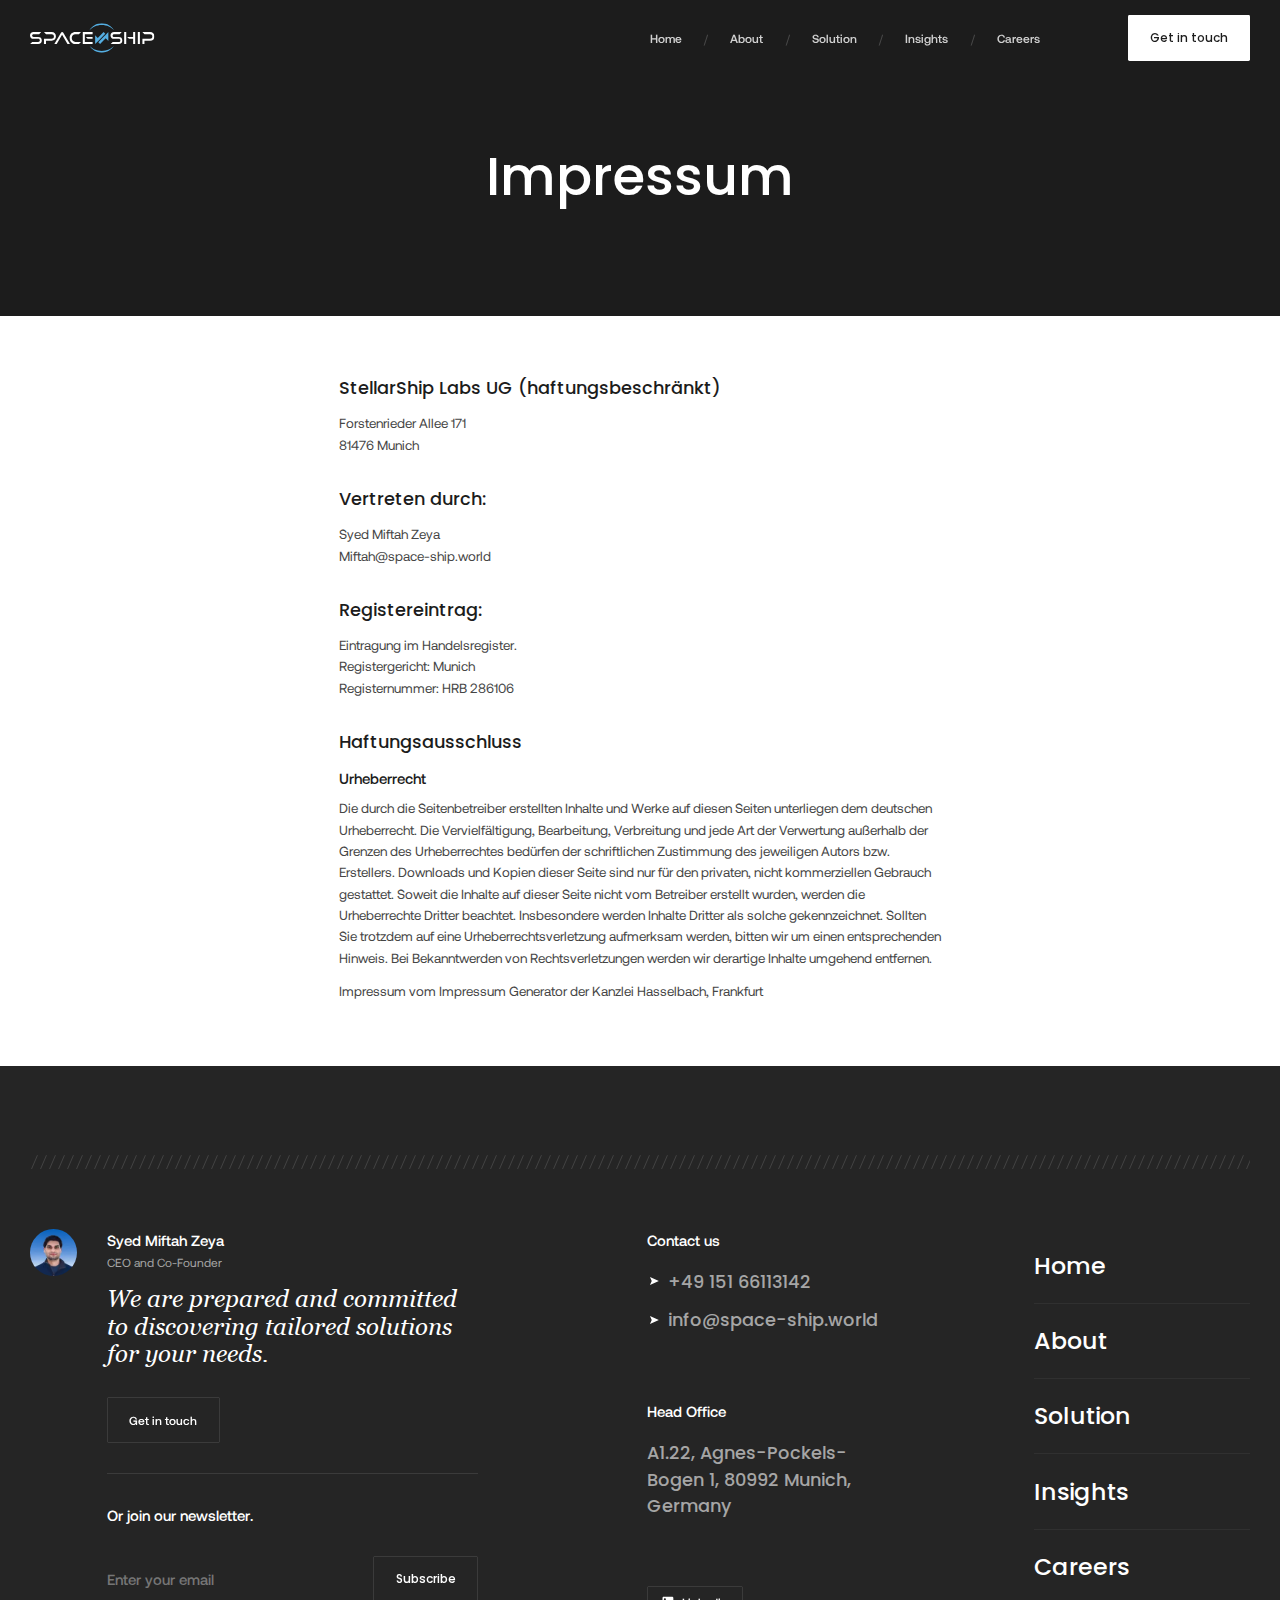
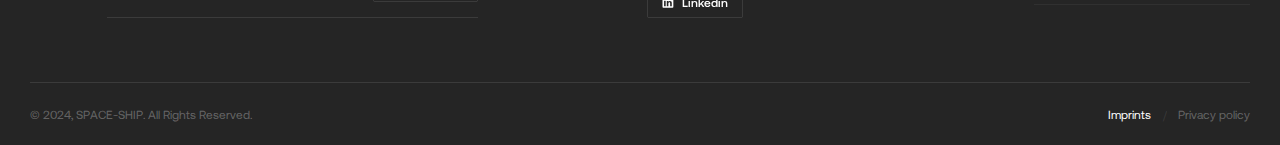
<file: imprint.html>
<!DOCTYPE html><html lang="en"><head><link rel="stylesheet" href="index.3b0a3ecf.css"><meta charset="utf-8"><meta name="viewport" content="width=device-width, initial-scale=1.0"><title>Impressum | Spaceship</title><meta property="og:image" content="https://s3.ap-southeast-1.amazonaws.com/assets.bearplus.io/videos/spaceship-og.jpg"><meta property="og:site_name" content="Spaceship"><link rel="icon" type="image/png" sizes="32x32" href="favicon.05eea758.png"><meta name="description" content="Transforming Maritime Operations"><link rel="preload" href="main.78ddb5e8.css" as="style"><link rel="stylesheet" href="main.78ddb5e8.css"><link rel="preload" href="Poppins-Regular.c9b6c368.woff" as="font" type="font/woff" crossorigin><link rel="preload" href="Poppins-Medium.e1e5f435.woff" as="font" type="font/woff" crossorigin><link rel="preload" href="Poppins-Bold.aae5fa9f.woff" as="font" type="font/woff" crossorigin><link rel="preload" href="Aeonik-Regular.8daa6cff.woff" as="font" type="font/woff" crossorigin><link rel="preload" href="Aeonik-Medium.7cb6e4bc.woff" as="font" type="font/woff" crossorigin><link rel="preload" href="Aeonik-Bold.60e16811.woff" as="font" type="font/woff" crossorigin><link rel="preload" href="Georgia%20Italic.b13aa2c8.woff" as="font" type="font/woff" crossorigin></head><body> <div class="wrapper" data-barba="wrapper"> <header class="dark-mode header"> <div class="container grid"> <div class="header-logo"> <a href="./" class="header-logo-link"> <img src="header-logo.b22ec378.svg" alt="Spaceship logo" data-mode="light"> <img src="header-logo-dark.c41800d5.svg" alt="Spaceship logo" data-mode="dark"> </a> </div> <div class="header-nav"> <div class="header-links"> <ul class="header-links-ul"> <li class="header-link-item"> <a href="./" class="header-link-txt txt txt-16 txt-med" data-link="home">Home <div class="line"> <div class="line-inner"></div> </div> </a> <span class="header-link-div txt txt-16">/</span> </li> <li class="header-link-item"> <a href="about.html" class="header-link-txt txt txt-16 txt-med" data-link="about">About <div class="line"> <div class="line-inner"></div> </div> </a> <span class="header-link-div txt txt-16">/</span> </li> <li class="header-link-item"> <a href="solution.html" class="header-link-txt txt txt-16 txt-med" data-link="solution">Solution <div class="line"> <div class="line-inner"></div> </div> </a> <span class="header-link-div txt txt-16">/</span> </li> <li class="header-link-item"> <a href="insight.html" class="header-link-txt txt txt-16 txt-med" data-link="insight">Insights <div class="line"> <div class="line-inner"></div> </div> </a> <span class="header-link-div txt txt-16">/</span> </li> <li class="header-link-item"> <a href="about.html#Careers" class="header-link-txt txt txt-16 txt-med" data-link="careers">Careers <div class="line"> <div class="line-inner"></div> </div> </a> <span class="header-link-div txt txt-16">/</span> </li> </ul> </div> <div class="header-act"> <div class="header-btn-wrap"> <a href="#" class="btn" data-popup="open"> <div class="txt txt-16 txt-btn txt-med">Get in touch</div> </a> </div> </div> <a href="#" class="header-nav-close-ic icon icon-24"> <svg width="100%" viewbox="0 0 24 24" fill="none" xmlns="http://www.w3.org/2000/svg"> <path d="M19.5 4.5L4.5 19.5" stroke="white" stroke-width="1.5" stroke-miterlimit="10" stroke-linecap="round" stroke-linejoin="round"></path> <path d="M4.5 4.5L19.5 19.5" stroke="white" stroke-width="1.5" stroke-miterlimit="10" stroke-linecap="round" stroke-linejoin="round"></path> </svg> </a></div> <div class="header-toggle"> <a href="#" class="header-toggle-link icon icon-24"> <svg width="24" height="24" viewbox="0 0 24 24" fill="none" xmlns="http://www.w3.org/2000/svg"> <path d="M19.5 16.5H4.5" stroke="currentColor" stroke-width="1.5" stroke-miterlimit="10" stroke-linecap="round" stroke-linejoin="round"></path> <path d="M4.5 7.5H19.5" stroke="currentColor" stroke-width="1.5" stroke-miterlimit="10" stroke-linecap="round" stroke-linejoin="round"></path> </svg> </a> </div> </div> </header> <div class="cursor"> <div class="cursor-wrap"> <div class="cursor-inner"> <div class="cursor-ic icon icon-14 left"> <img src="ic-carret-left.56522449.svg" alt="Icon left"> </div> <div class="cursor-txt txt txt-16"> Drag </div> <div class="cursor-ic icon icon-14 right"> <img src="ic-carret-left.56522449.svg" alt="Icon left"> </div> </div> </div> </div> <div class="popup"> <div class="popup-overlay" data-popup="close"></div> <div class="popup-main"> <div class="popup-inner"> <div class="popup-info"> <h3 class="h2 heading popup-info-title"> Get in touch </h3> <div class="hidden-mb popup-info-inner"> <div class="popup-info-item"> <div class="popup-info-item-label txt txt-18 txt-med"> Support </div> <a href="mailto:info@space-ship.world" class="popup-info-item-link txt txt-18" data-replace="email"> info@space-ship.world </a> </div> <div class="popup-info-item"> <div class="popup-info-item-label txt txt-18 txt-med"> Call us </div> <a href="tel:+49 151 66113142" class="popup-info-item-link txt txt-18" data-replace="tel"> +49 151 66113142 </a> </div> <div class="line line-vert"></div> </div> </div> <div class="popup-form"> <form action="#" class="popup-form-inner"> <div class="popup-form-fields" data-lenis-prevent> <div class="popup-input-grp"> <label for="firstname" class="popup-input-label txt txt-14 txt-med"> First name </label> <input type="text" name="firstname" class="popup-input-field txt txt-16" placeholder="Ex: John" required> <div class="line"><div class="line-inner"></div></div> </div> <div class="popup-input-grp"> <label for="lastname" class="popup-input-label txt txt-14 txt-med"> Last name </label> <input type="text" name="lastname" class="popup-input-field txt txt-16" placeholder="Ex: Doe" required> <div class="line"><div class="line-inner"></div></div> </div> <div class="popup-input-grp"> <label for="email" class="popup-input-label txt txt-14 txt-med"> Email </label> <input type="email" name="email" class="popup-input-field txt txt-16" placeholder="Ex: johndoe@example.com" required> <div class="line"><div class="line-inner"></div></div> </div> <div class="popup-input-grp"> <label for="fname" class="popup-input-label txt txt-14 txt-med"> Company <span class="txt-opt">(Optional)</span> </label> <input type="text" name="company" class="popup-input-field txt txt-16" placeholder="Ex: Google"> <div class="line"><div class="line-inner"></div></div> </div> <div class="popup-input-grp textarea-grp"> <label for="fname" class="popup-input-label txt txt-14 txt-med"> Message <span class="txt-opt">(Optional)</span> </label> <textarea type="text" name="message" class="popup-input-field txt txt-16"></textarea> <div class="line"><div class="line-inner"></div></div> </div> </div> <div class="popup-form-btn-wrap"> <button type="submit" class="btn popup-form-submit"> <div class="popup-form-submit-txt txt txt-16 txt-btn txt-med">Send</div> </button> </div> </form> <div class="hidden popup-form-succ"> <div class="popup-form-succ-title txt txt-24"> Thank you, <span data-form-name>David</span>! </div> <div class="popup-form-succ-sub txt txt-16"> We appreciate your interest and will get back to you shortly. </div> <div class="popup-form-succ-btn-wrap"> <a href="#" class="btn popup-form-succ-btn" data-popup="close"> <div class="txt txt-16 txt-btn txt-med">Close panel</div> </a> </div> </div> </div> <div class="hidden-dk popup-info-inner"> <div class="popup-info-item"> <div class="popup-info-item-label txt txt-18 txt-med"> Support </div> <a href="mailto:info@space-ship.world" class="popup-info-item-link txt txt-18" data-replace="email"> info@space-ship.world </a> </div> <div class="popup-info-item"> <div class="popup-info-item-label txt txt-18 txt-med"> Call us </div> <a href="tel:+49 151 66113142" class="popup-info-item-link txt txt-18" data-replace="tel"> +49 151 66113142 </a> </div> </div> </div> <a href="#" class="btn-ic popup-close" data-popup="close"> <div class="icon icon-16"> <svg width="100%" viewbox="0 0 16 16" fill="none" xmlns="http://www.w3.org/2000/svg"> <path d="M13 3L3 13" stroke="currentColor" stroke-width="1.5" stroke-miterlimit="10" stroke-linecap="round" stroke-linejoin="round"></path> <path d="M3 3L13 13" stroke="currentColor" stroke-width="1.5" stroke-miterlimit="10" stroke-linecap="round" stroke-linejoin="round"></path> </svg> </div> </a> </div> </div> <div class="main" data-barba="container" data-barba-namespace="term" data-namespace="imprint" data-header="dark"> <section class="term-hero"> <div class="container grid"> <div class="term-hero-title-wrap"> <h1 class="h1 heading term-hero-title"> Impressum </h1> </div> </div> </section> <section class="term-main"> <div class="container grid"> <div class="term-main-rictxt txt txt-18"> <h3 class="h6 heading"> StellarShip Labs UG (haftungsbeschränkt) </h3> <p class="txt txt-18"> Forstenrieder Allee 171 <br> 81476 Munich </p> <h3 class="h6 heading"> Vertreten durch: </h3> <p class="txt txt-18"> Syed Miftah Zeya <br> Miftah@space-ship.world </p> <h3 class="h6 heading"> Registereintrag: </h3> <p class="txt txt-18"> Eintragung im Handelsregister. <br> Registergericht: Munich <br> Registernummer: HRB 286106 </p> <h3 class="h6 heading"> Haftungsausschluss </h3> <h4 class="txt txt-20 txt-med"> Urheberrecht </h4> <p class="txt txt-18"> Die durch die Seitenbetreiber erstellten Inhalte und Werke auf diesen Seiten unterliegen dem deutschen Urheberrecht. Die Vervielfältigung, Bearbeitung, Verbreitung und jede Art der Verwertung außerhalb der Grenzen des Urheberrechtes bedürfen der schriftlichen Zustimmung des jeweiligen Autors bzw. Erstellers. Downloads und Kopien dieser Seite sind nur für den privaten, nicht kommerziellen Gebrauch gestattet. Soweit die Inhalte auf dieser Seite nicht vom Betreiber erstellt wurden, werden die Urheberrechte Dritter beachtet. Insbesondere werden Inhalte Dritter als solche gekennzeichnet. Sollten Sie trotzdem auf eine Urheberrechtsverletzung aufmerksam werden, bitten wir um einen entsprechenden Hinweis. Bei Bekanntwerden von Rechtsverletzungen werden wir derartige Inhalte umgehend entfernen. </p> <p class="txt txt-18"> Impressum vom Impressum Generator der Kanzlei Hasselbach, Frankfurt </p> </div> </div> </section> </div> <footer class="footer"> <div class="container grid"> <span class="decor-slash"></span> <div class="ft-abt"> <div class="ft-abt-ava hidden-tb"> <img src="ceo.24f24de4.webp" width="128" alt="Syed Miftah Zeya"> </div> <div class="ft-abt-main"> <div class="ft-abt-info"> <div class="ft-abt-ava hidden-dk"> <img src="ceo.24f24de4.webp" width="128" alt="Syed Miftah Zeya"> </div> <h5 class="ft-abt-info-name txt txt-20 txt-med"> Syed Miftah Zeya </h5> <p class="ft-abt-info-job txt txt-16"> CEO and Co-Founder </p> <p class="ft-abt-info-quote h5 heading"> We are prepared and committed to discovering tailored solutions for your needs. </p> <div class="ft-abt-info-btn-wrap hidden-tb"> <a href="#" class="btn btn-outline" data-popup="open"> <div class="txt txt-16 txt-med">Get in touch</div> </a> </div> </div> <div class="ft-abt-form-wrap"> <div class="ft-abt-info-btn-wrap hidden-dk"> <a href="#" class="btn btn-outline" data-popup="open"> <div class="txt txt-16 txt-med">Get in touch</div> </a> </div> <div class="ft-abt-form-title txt txt-20 txt-med"> Or join our newsletter. </div> <form action="#" class="ft-abt-form"> <div class="ft-input-wrap input-wrap"> <label for="email" class="input-label txt txt-20 txt-med"> Enter your email </label> <input type="email" class="input-field txt txt-20" name="email" placeholder="Enter your email"> </div> <div class="ft-abt-form-btn-wrap"> <button type="submit" class="btn btn-outline ft-abt-form-submit"> <div class="ft-abt-form-submit-txt txt txt-16 txt-btn txt-med">Subscribe</div> <div class="btn-submit-ic icon icon-24"> <svg width="100%" viewbox="0 0 24 24" fill="none" xmlns="http://www.w3.org/2000/svg"> <path d="M4.5 12H19.5M19.5 12L12.75 5.25M19.5 12L12.75 18.75" stroke="white" stroke-width="1.5" stroke-linecap="round" stroke-linejoin="round"></path> </svg> </div> </button> </div> </form> </div> </div> </div> <div class="ft-ctc"> <div class="ft-ctc-grp"> <div class="ft-ctc-grp-label txt txt-20 txt-med"> Contact us </div> <div class="ft-ctc-grp-li"> <a href="tel:+49 151 66113142" class="ft-ctc-link" data-replace="tel"> <div class="ft-ctc-link-ic icon icon-20"> <svg width="100%" viewbox="0 0 20 19" fill="none" xmlns="http://www.w3.org/2000/svg"> <path d="M4 4L16 9.57433L4 15L6.4 9.57432L4 4Z" fill="currentColor"></path> </svg> </div> <div class="ft-ctc-link-txt h6 heading"> +49 151 66113142 </div> </a> <a href="mailto:info@space-ship.world" class="ft-ctc-link" data-replace="email"> <div class="ft-ctc-link-ic icon icon-20"> <svg width="100%" viewbox="0 0 20 19" fill="none" xmlns="http://www.w3.org/2000/svg"> <path d="M4 4L16 9.57433L4 15L6.4 9.57432L4 4Z" fill="currentColor"></path> </svg> </div> <div class="ft-ctc-link-txt h6 heading"> info@space-ship.world </div> </a> </div> </div> <div class="ft-ctc-grp"> <div class="ft-ctc-grp-label txt txt-20 txt-med"> Head Office </div> <div class="ft-ctc-grp-li"> <a href="https://maps.app.goo.gl/SVLbv8GHEAmfHGJA6" class="ft-ctc-link" data-replace="address"> <div class="ft-ctc-link-txt ft-ctc-link-txt-add h6 heading"> A1.22, Agnes-Pockels-Bogen 1, 80992 Munich, Germany </div> </a> </div> </div> <div class="ft-ctc-btn-wrap"> <a href="https://www.linkedin.com/company/space-ship/" class="btn btn-outline btn-sm btn-w-ic-sm" target="_blank" data-replace="linkedin"> <div class="icon icon-16"> <svg width="100%" viewbox="0 0 16 17" fill="none" xmlns="http://www.w3.org/2000/svg"> <path fill-rule="evenodd" clip-rule="evenodd" d="M0.666992 2.39208C0.666992 2.0671 0.79609 1.75544 1.02588 1.52564C1.25568 1.29585 1.56735 1.16675 1.89233 1.16675H14.107C14.268 1.16649 14.4276 1.19799 14.5764 1.25946C14.7253 1.32093 14.8606 1.41116 14.9745 1.52497C15.0884 1.63879 15.1788 1.77397 15.2404 1.92276C15.3021 2.07155 15.3337 2.23103 15.3337 2.39208V14.6067C15.3338 14.7678 15.3022 14.9274 15.2407 15.0762C15.1792 15.2251 15.0889 15.3604 14.975 15.4743C14.8611 15.5882 14.7259 15.6786 14.5771 15.7402C14.4283 15.8018 14.2687 15.8335 14.1077 15.8334H1.89233C1.73136 15.8334 1.57196 15.8017 1.42326 15.7401C1.27455 15.6785 1.13944 15.5881 1.02565 15.4743C0.911857 15.3604 0.821613 15.2253 0.760074 15.0765C0.698534 14.9278 0.666905 14.7684 0.666992 14.6074V2.39208ZM6.47233 6.75875H8.45833V7.75608C8.74499 7.18275 9.47833 6.66675 10.5803 6.66675C12.693 6.66675 13.1937 7.80875 13.1937 9.90408V13.7854H11.0557V10.3814C11.0557 9.18808 10.769 8.51475 10.041 8.51475C9.03099 8.51475 8.61099 9.24075 8.61099 10.3814V13.7854H6.47233V6.75875ZM2.80566 13.6941H4.94433V6.66675H2.80566V13.6941ZM5.25033 4.37475C5.25436 4.55786 5.22177 4.73994 5.15449 4.91029C5.0872 5.08064 4.98656 5.23584 4.85848 5.36677C4.7304 5.4977 4.57746 5.60173 4.40863 5.67275C4.2398 5.74378 4.05849 5.78036 3.87533 5.78036C3.69217 5.78036 3.51085 5.74378 3.34202 5.67275C3.17319 5.60173 3.02025 5.4977 2.89217 5.36677C2.76409 5.23584 2.66345 5.08064 2.59617 4.91029C2.52888 4.73994 2.49629 4.55786 2.50033 4.37475C2.50824 4.01532 2.65658 3.67328 2.91358 3.42187C3.17058 3.17047 3.51581 3.02969 3.87533 3.02969C4.23484 3.02969 4.58007 3.17047 4.83707 3.42187C5.09407 3.67328 5.24241 4.01532 5.25033 4.37475Z" fill="currentColor"></path> </svg> </div> <div class="txt txt-16 txt-med">Linkedin</div> </a> </div> </div> <div class="ft-menu"> <div class="ft-menu-list"> <ul class="ft-menu-ul"> <li class="ft-menu-link"> <a href="./" class="ft-menu-link-txt h5 heading" data-link="home"> Home <div class="line"> <div class="line-inner"></div> </div> </a> </li> <li class="ft-menu-link"> <a href="about.html" class="ft-menu-link-txt h5 heading" data-link="about"> About <div class="line"> <div class="line-inner"></div> </div> </a> </li> <li class="ft-menu-link"> <a href="solution.html" class="ft-menu-link-txt h5 heading" data-link="solution"> Solution <div class="line"> <div class="line-inner"></div> </div> </a> </li> <li class="ft-menu-link"> <a href="insight.html" class="ft-menu-link-txt h5 heading" data-link="insight"> Insights <div class="line"> <div class="line-inner"></div> </div> </a> </li> <li class="ft-menu-link"> <a href="about.html#Careers" class="ft-menu-link-txt h5 heading" data-link="career"> Careers <div class="line"> <div class="line-inner"></div> </div> </a> </li> </ul> </div> </div> <div class="ft-bottom"> <div class="ft-copy-txt txt txt-16">© <span data-year>2024</span>, SPACE-SHIP. All Rights Reserved.</div> <div class="ft-term"> <div class="ft-term-item"> <a href="imprint.html" class="ft-term-item-link txt txt-16" data-link="imprint">Imprints</a> <div class="ft-term-item-div txt txt-16">/</div> </div> <div class="ft-term-item"> <a href="term.html" class="ft-term-item-link txt txt-16" data-link="term">Privacy policy</a> <div class="ft-term-item-div txt txt-16">/</div> </div> </div> </div> </div> <div class="ft-bg"> <video muted preload loop autoplay playsinline class="vid-bg"> <source src="https://s3.ap-southeast-1.amazonaws.com/assets.bearplus.io/videos/ft-bg.mp4" type="video/mp4"> </video> </div> </footer> </div> <script async src="https://www.googletagmanager.com/gtag/js?id=G-4DB80S5P4S"></script> <script src="index.a05c254c.js" defer></script> </body></html>
</file>
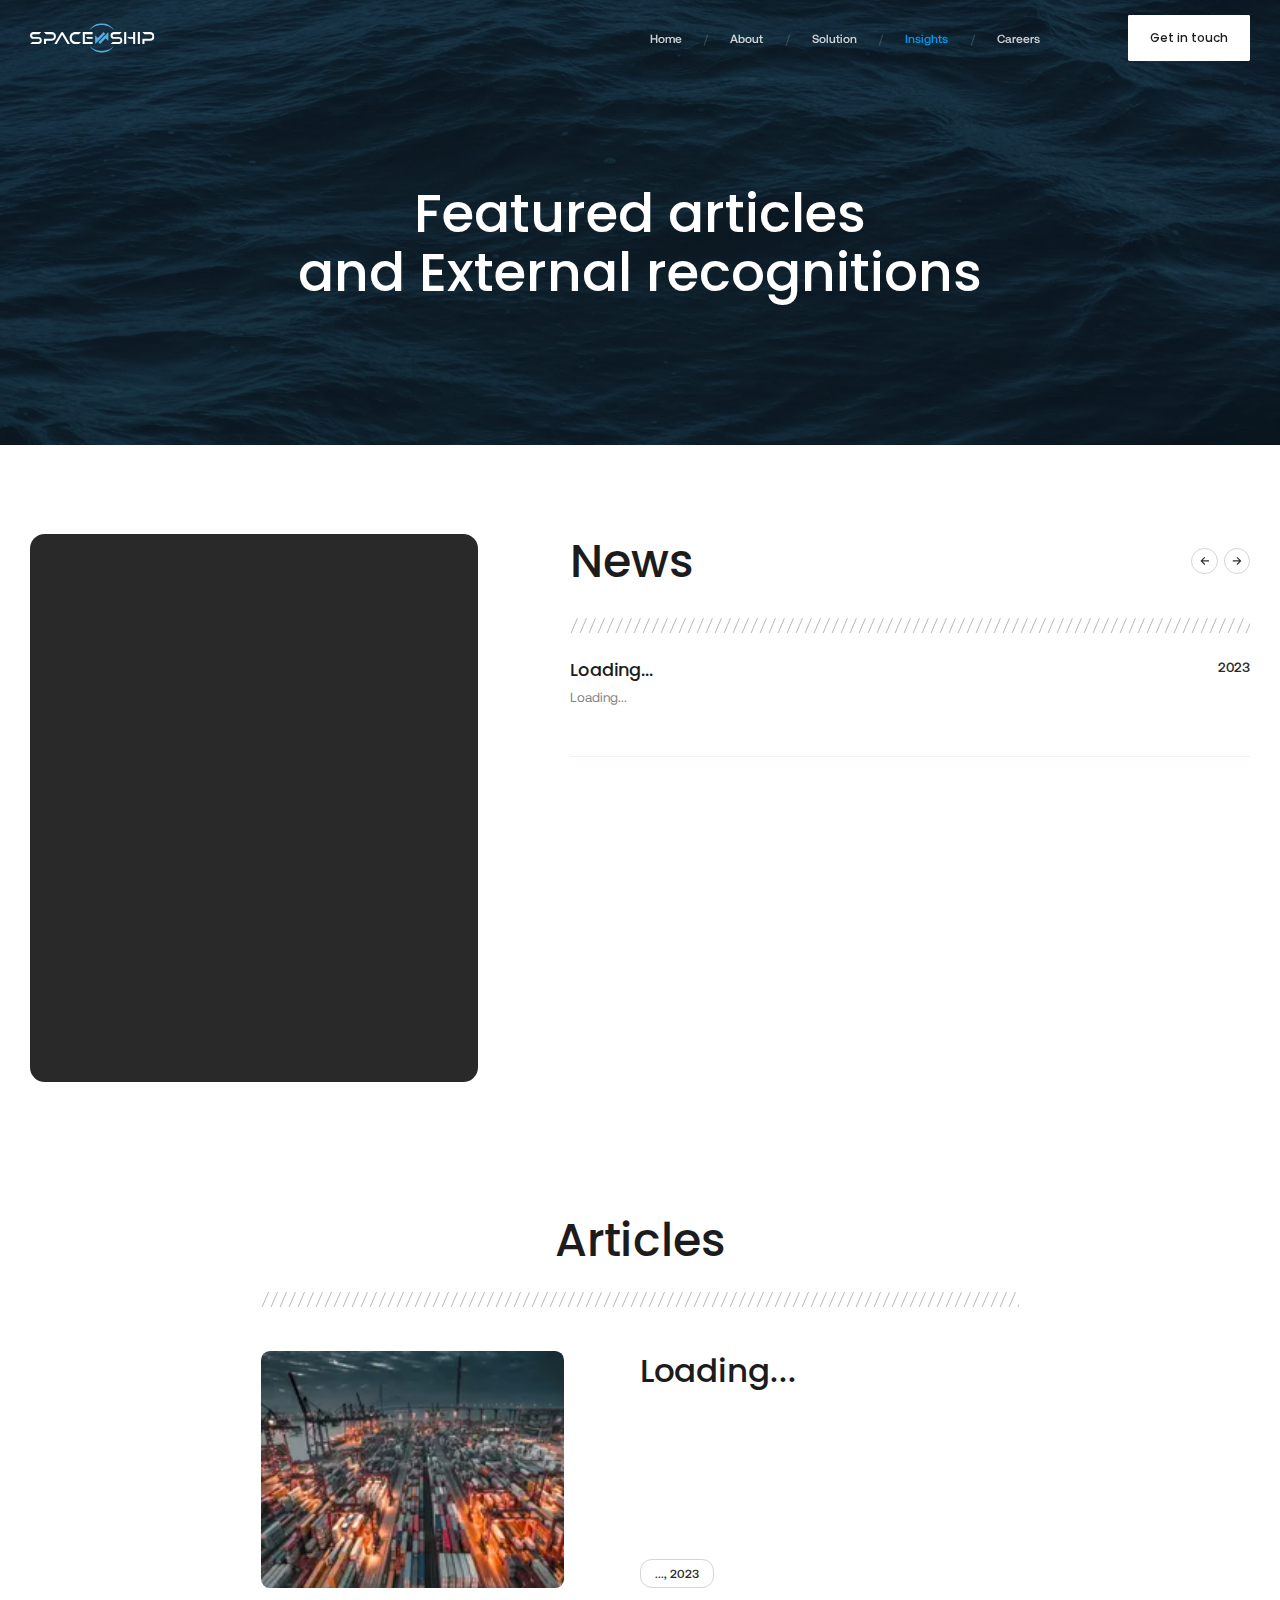
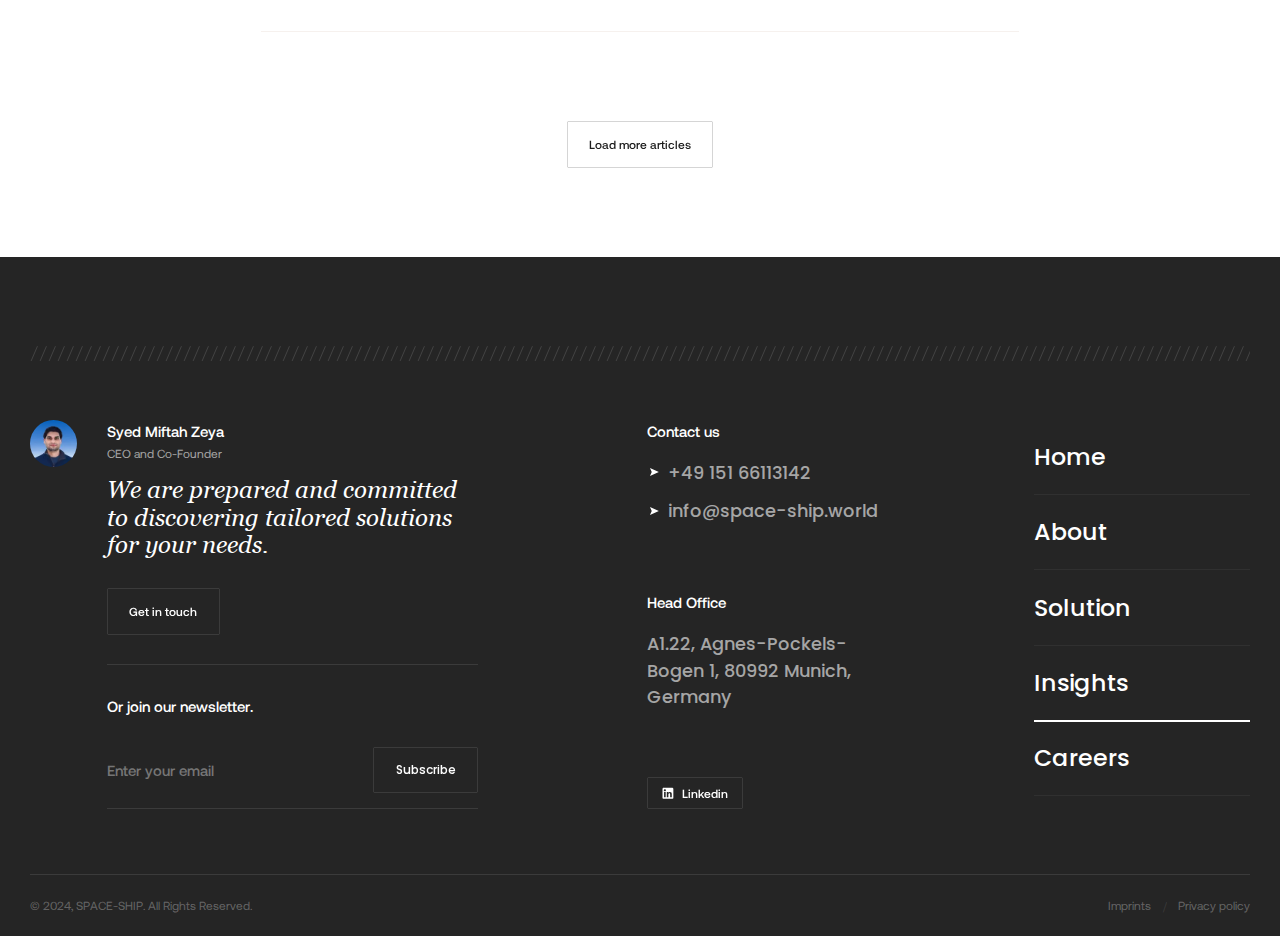
<file: insight.html>
<!DOCTYPE html><html lang="en"><head><link rel="stylesheet" href="index.3b0a3ecf.css"><meta charset="utf-8"><meta name="viewport" content="width=device-width, initial-scale=1.0"><title>Insight | SpaceShip</title><meta property="og:image" content="https://s3.ap-southeast-1.amazonaws.com/assets.bearplus.io/videos/spaceship-og.jpg"><meta property="og:site_name" content="Spaceship"><link rel="icon" type="image/png" sizes="32x32" href="favicon.05eea758.png"><meta name="description" content="Transforming Maritime Operations"><link rel="preload" href="main.78ddb5e8.css" as="style"><link rel="stylesheet" href="main.78ddb5e8.css"><link rel="preload" href="Poppins-Regular.c9b6c368.woff" as="font" type="font/woff" crossorigin><link rel="preload" href="Poppins-Medium.e1e5f435.woff" as="font" type="font/woff" crossorigin><link rel="preload" href="Poppins-Bold.aae5fa9f.woff" as="font" type="font/woff" crossorigin><link rel="preload" href="Aeonik-Regular.8daa6cff.woff" as="font" type="font/woff" crossorigin><link rel="preload" href="Aeonik-Medium.7cb6e4bc.woff" as="font" type="font/woff" crossorigin><link rel="preload" href="Aeonik-Bold.60e16811.woff" as="font" type="font/woff" crossorigin><link rel="preload" href="Georgia%20Italic.b13aa2c8.woff" as="font" type="font/woff" crossorigin></head><body> <div class="wrapper" data-barba="wrapper"> <header class="header"> <div class="container grid"> <div class="header-logo"> <a href="./" class="header-logo-link"> <img src="header-logo.b22ec378.svg" alt="Spaceship logo" data-mode="light"> <img src="header-logo-dark.c41800d5.svg" alt="Spaceship logo" data-mode="dark"> </a> </div> <div class="header-nav"> <div class="header-links"> <ul class="header-links-ul"> <li class="header-link-item"> <a href="./" class="header-link-txt txt txt-16 txt-med" data-link="home">Home <div class="line"> <div class="line-inner"></div> </div> </a> <span class="header-link-div txt txt-16">/</span> </li> <li class="header-link-item"> <a href="about.html" class="header-link-txt txt txt-16 txt-med" data-link="about">About <div class="line"> <div class="line-inner"></div> </div> </a> <span class="header-link-div txt txt-16">/</span> </li> <li class="header-link-item"> <a href="./" class="header-link-txt txt txt-16 txt-med" data-link="solution">Solution <div class="line"> <div class="line-inner"></div> </div> </a> <span class="header-link-div txt txt-16">/</span> </li> <li class="header-link-item"> <a href="insight.html" class="header-link-txt txt txt-16 txt-med" data-link="insight">Insights <div class="line"> <div class="line-inner"></div> </div> </a> <span class="header-link-div txt txt-16">/</span> </li> <li class="header-link-item"> <a href="about.html#Careers" class="header-link-txt txt txt-16 txt-med" data-link="careers">Careers <div class="line"> <div class="line-inner"></div> </div> </a> <span class="header-link-div txt txt-16">/</span> </li> </ul> </div> <div class="header-act"> <div class="header-btn-wrap"> <a href="#" class="btn" data-popup="open"> <div class="txt txt-16 txt-btn txt-med">Get in touch</div> </a> </div> </div> <a href="#" class="header-nav-close-ic icon icon-24"> <svg width="100%" viewbox="0 0 24 24" fill="none" xmlns="http://www.w3.org/2000/svg"> <path d="M19.5 4.5L4.5 19.5" stroke="white" stroke-width="1.5" stroke-miterlimit="10" stroke-linecap="round" stroke-linejoin="round"></path> <path d="M4.5 4.5L19.5 19.5" stroke="white" stroke-width="1.5" stroke-miterlimit="10" stroke-linecap="round" stroke-linejoin="round"></path> </svg> </a></div> <div class="header-toggle"> <a href="#" class="header-toggle-link icon icon-24"> <svg width="24" height="24" viewbox="0 0 24 24" fill="none" xmlns="http://www.w3.org/2000/svg"> <path d="M19.5 16.5H4.5" stroke="currentColor" stroke-width="1.5" stroke-miterlimit="10" stroke-linecap="round" stroke-linejoin="round"></path> <path d="M4.5 7.5H19.5" stroke="currentColor" stroke-width="1.5" stroke-miterlimit="10" stroke-linecap="round" stroke-linejoin="round"></path> </svg> </a> </div> </div> </header> <div class="popup"> <div class="popup-overlay" data-popup="close"></div> <div class="popup-main"> <div class="popup-inner"> <div class="popup-info"> <h3 class="h2 heading popup-info-title"> Get in touch </h3> <div class="hidden-mb popup-info-inner"> <div class="popup-info-item"> <div class="popup-info-item-label txt txt-18 txt-med"> Support </div> <a href="mailto:info@space-ship.world" class="popup-info-item-link txt txt-18"> info@space-ship.world </a> </div> <div class="popup-info-item"> <div class="popup-info-item-label txt txt-18 txt-med"> Call us </div> <a href="tel:+49 151 66113142" class="popup-info-item-link txt txt-18"> +49 151 66113142 </a> </div> <div class="line line-vert"></div> </div> </div> <div class="popup-form"> <form action="#" class="popup-form-inner"> <div class="popup-form-fields" data-lenis-prevent> <div class="popup-input-grp"> <label for="firstname" class="popup-input-label txt txt-14 txt-med"> First name </label> <input type="text" name="firstname" class="popup-input-field txt txt-16" placeholder="Ex: John" required> <div class="line"><div class="line-inner"></div></div> </div> <div class="popup-input-grp"> <label for="lastname" class="popup-input-label txt txt-14 txt-med"> Last name </label> <input type="text" name="lastname" class="popup-input-field txt txt-16" placeholder="Ex: Doe" required> <div class="line"><div class="line-inner"></div></div> </div> <div class="popup-input-grp"> <label for="email" class="popup-input-label txt txt-14 txt-med"> Email </label> <input type="email" name="email" class="popup-input-field txt txt-16" placeholder="Ex: johndoe@example.com" required> <div class="line"><div class="line-inner"></div></div> </div> <div class="popup-input-grp"> <label for="fname" class="popup-input-label txt txt-14 txt-med"> Company <span class="txt-opt">(Optional)</span> </label> <input type="text" name="company" class="popup-input-field txt txt-16" placeholder="Ex: Google"> <div class="line"><div class="line-inner"></div></div> </div> <div class="popup-input-grp textarea-grp"> <label for="fname" class="popup-input-label txt txt-14 txt-med"> Message <span class="txt-opt">(Optional)</span> </label> <textarea type="text" name="message" class="popup-input-field txt txt-16"></textarea> <div class="line"><div class="line-inner"></div></div> </div> </div> <div class="popup-form-btn-wrap"> <button type="submit" class="btn popup-form-submit"> <div class="popup-form-submit-txt txt txt-16 txt-btn txt-med">Send</div> </button> </div> </form> <div class="hidden popup-form-succ"> <div class="popup-form-succ-title txt txt-24"> Thank you, <span data-form-name>David</span>! </div> <div class="popup-form-succ-sub txt txt-16"> We appreciate your interest and will get back to you shortly. </div> <div class="popup-form-succ-btn-wrap"> <a href="#" class="btn popup-form-succ-btn" data-popup="close"> <div class="txt txt-16 txt-btn txt-med">Close panel</div> </a> </div> </div> </div> <div class="hidden-dk popup-info-inner"> <div class="popup-info-item"> <div class="popup-info-item-label txt txt-18 txt-med"> Support </div> <a href="mailto:info@space-ship.world" class="popup-info-item-link txt txt-18"> info@space-ship.world </a> </div> <div class="popup-info-item"> <div class="popup-info-item-label txt txt-18 txt-med"> Call us </div> <a href="tel:+49 151 66113142" class="popup-info-item-link txt txt-18"> +49 151 66113142 </a> </div> </div> </div> <a href="#" class="btn-ic popup-close" data-popup="close"> <div class="icon icon-16"> <svg width="100%" viewbox="0 0 16 16" fill="none" xmlns="http://www.w3.org/2000/svg"> <path d="M13 3L3 13" stroke="currentColor" stroke-width="1.5" stroke-miterlimit="10" stroke-linecap="round" stroke-linejoin="round"></path> <path d="M3 3L13 13" stroke="currentColor" stroke-width="1.5" stroke-miterlimit="10" stroke-linecap="round" stroke-linejoin="round"></path> </svg> </div> </a> </div> </div> <div class="cursor"> <div class="cursor-wrap"> <div class="cursor-inner"> <div class="cursor-ic icon icon-14 left"> <img src="ic-carret-left.56522449.svg" alt="Icon left"> </div> <div class="cursor-txt txt txt-16"> Drag </div> <div class="cursor-ic icon icon-14 right"> <img src="ic-carret-left.56522449.svg" alt="Icon left"> </div> </div> </div> </div> <div class="main" data-barba="container" data-barba-namespace="insight" data-namespace="insight" data-header="dark"> <section class="ins-hero"> <div class="container grid"> <h1 class="h1 heading ins-hero-title"> Featured articles <br>and External recognitions </h1> </div> <div class="ins-hero-bg"> <img src="ins-hero.5a2c3fbe.jpeg" alt="Ocean"> </div> </section> <section class="ins-news"> <div class="container grid"> <div class="ins-news-logo"> <div class="ins-news-logo-inner"> <div class="ins-news-logo-item item-default"> <div class="ins-news-logo-item-inner" style="--press_color:#292929"> <div class="ins-news-logo-item-img"> <img src="news-spaceship.d1bba18a.svg" alt="Sce logo"> </div> </div> </div> <div class="ins-news-logo-item"> <div class="ins-news-logo-item-inner" style="--press_color:#292929"> <div class="ins-news-logo-item-img"> <img src="logo-sce.195817d2.svg" alt="Sce logo"> </div> </div> </div> </div> </div> <div class="ins-news-main"> <div class="ins-news-main-title-wrap"> <h2 class="h2 heading ins-news-main-title"> News </h2> <div class="ins-news-main-pagi swiper-pagi"> <a href="#" class="btn-ic swiper-pagi-prev"> <div class="icon icon-16"> <svg width="100%" viewbox="0 0 16 16" fill="none" xmlns="http://www.w3.org/2000/svg"> <path d="M13 8H3M3 8L7.5 12.5M3 8L7.5 3.5" stroke="currentColor" stroke-width="1.5" stroke-linecap="round" stroke-linejoin="round"></path> </svg> </div> </a> <a href="#" class="btn-ic swiper-pagi-next"> <div class="icon icon-16"> <svg width="100%" viewbox="0 0 16 16" fill="none" xmlns="http://www.w3.org/2000/svg"> <path d="M3 8H13M13 8L8.5 3.5M13 8L8.5 12.5" stroke="currentColor" stroke-width="1.5" stroke-linecap="round" stroke-linejoin="round"></path> </svg> </div> </a> </div> </div> <span class="decor-slash"></span> <div class="ins-news-main-inner swiper"> <div class="ins-news-main-list swiper-wrapper"> <a href="#" target="_blank" class="ins-news-main-item swiper-slide"> <div class="ins-news-main-item-logo" style="--press_color_mb:#292929"> <img src="logo-sce.195817d2.svg" alt="Sce logo"> </div> <div class="ins-news-main-item-content"> <div class="ins-news-main-item-year txt txt-18 txt-med"> 2023 </div> <h4 class="h6 heading ins-news-main-item-title"> Loading... </h4> <p class="ins-news-main-item-name txt txt-18"> Loading... </p> </div> <div class="line"> <div class="line-inner"></div> </div> </a> </div> </div> </div> </div> </section> <section class="ins-art"> <div class="container grid"> <div class="ins-art-title-wrap"> <h2 class="h2 heading ins-art-title"> Articles </h2> <span class="decor-slash"></span> </div> <div class="ins-art-main"> <div class="ins-art-main-inner"> <a href="blog-dtl.html" class="ins-art-main-item"> <div class="ins-art-main-item-thumb"> <img src="ins-art-thumb.d65a3e7b.webp" width="600" alt="Port"> </div> <div class="ins-art-main-item-content"> <h3 class="h4 heading ins-art-main-item-title"> Loading... </h3> <div class="ins-art-main-item-info"> <div class="ins-art-main-item-label label-wrap"> <div class="txt txt-16 txt-med">..., 2023</div> </div> </div> </div> <div class="line"> <div class="line-inner"></div> </div> </a> </div> <div class="ins-art-main-btn-wrap"> <a href="#" class="btn btn-outline"> <div class="txt txt-16 txt-med"> Load more articles </div> </a> </div> </div> </div> </section> </div> <footer class="footer"> <div class="container grid"> <span class="decor-slash"></span> <div class="ft-abt"> <div class="ft-abt-ava hidden-tb"> <img src="ceo.24f24de4.webp" width="128" alt="Syed Miftah Zeya"> </div> <div class="ft-abt-main"> <div class="ft-abt-info"> <div class="ft-abt-ava hidden-dk"> <img src="ceo.24f24de4.webp" width="128" alt="Syed Miftah Zeya"> </div> <h5 class="ft-abt-info-name txt txt-20 txt-med"> Syed Miftah Zeya </h5> <p class="ft-abt-info-job txt txt-16"> CEO and Co-Founder </p> <p class="ft-abt-info-quote h5 heading"> We are prepared and committed to discovering tailored solutions for your needs. </p> <div class="ft-abt-info-btn-wrap hidden-tb"> <a href="#" class="btn btn-outline" data-popup="open"> <div class="txt txt-16 txt-med">Get in touch</div> </a> </div> </div> <div class="ft-abt-form-wrap"> <div class="ft-abt-info-btn-wrap hidden-dk"> <a href="#" class="btn btn-outline" data-popup="open"> <div class="txt txt-16 txt-med">Get in touch</div> </a> </div> <div class="ft-abt-form-title txt txt-20 txt-med"> Or join our newsletter. </div> <form action="#" class="ft-abt-form"> <div class="ft-input-wrap input-wrap"> <label for="email" class="input-label txt txt-20 txt-med"> Enter your email </label> <input type="email" class="input-field txt txt-20" name="email" placeholder="Enter your email"> </div> <div class="ft-abt-form-btn-wrap"> <button type="submit" class="btn btn-outline ft-abt-form-submit"> <div class="ft-abt-form-submit-txt txt txt-16 txt-btn txt-med">Subscribe</div> <div class="btn-submit-ic icon icon-24"> <svg width="100%" viewbox="0 0 24 24" fill="none" xmlns="http://www.w3.org/2000/svg"> <path d="M4.5 12H19.5M19.5 12L12.75 5.25M19.5 12L12.75 18.75" stroke="white" stroke-width="1.5" stroke-linecap="round" stroke-linejoin="round"></path> </svg> </div> </button> </div> </form> </div> </div> </div> <div class="ft-ctc"> <div class="ft-ctc-grp"> <div class="ft-ctc-grp-label txt txt-20 txt-med"> Contact us </div> <div class="ft-ctc-grp-li"> <a href="tel:+49 151 66113142" class="ft-ctc-link" data-replace="tel"> <div class="ft-ctc-link-ic icon icon-20"> <svg width="100%" viewbox="0 0 20 19" fill="none" xmlns="http://www.w3.org/2000/svg"> <path d="M4 4L16 9.57433L4 15L6.4 9.57432L4 4Z" fill="currentColor"></path> </svg> </div> <div class="ft-ctc-link-txt h6 heading"> +49 151 66113142 </div> </a> <a href="mailto:info@space-ship.world" class="ft-ctc-link" data-replace="email"> <div class="ft-ctc-link-ic icon icon-20"> <svg width="100%" viewbox="0 0 20 19" fill="none" xmlns="http://www.w3.org/2000/svg"> <path d="M4 4L16 9.57433L4 15L6.4 9.57432L4 4Z" fill="currentColor"></path> </svg> </div> <div class="ft-ctc-link-txt h6 heading"> info@space-ship.world </div> </a> </div> </div> <div class="ft-ctc-grp"> <div class="ft-ctc-grp-label txt txt-20 txt-med"> Head Office </div> <div class="ft-ctc-grp-li"> <a href="https://maps.app.goo.gl/SVLbv8GHEAmfHGJA6" class="ft-ctc-link" data-replace="address"> <div class="ft-ctc-link-txt ft-ctc-link-txt-add h6 heading"> A1.22, Agnes-Pockels-Bogen 1, 80992 Munich, Germany </div> </a> </div> </div> <div class="ft-ctc-btn-wrap"> <a href="https://www.linkedin.com/company/space-ship/" class="btn btn-outline btn-sm btn-w-ic-sm" target="_blank" data-replace="linkedin"> <div class="icon icon-16"> <svg width="100%" viewbox="0 0 16 17" fill="none" xmlns="http://www.w3.org/2000/svg"> <path fill-rule="evenodd" clip-rule="evenodd" d="M0.666992 2.39208C0.666992 2.0671 0.79609 1.75544 1.02588 1.52564C1.25568 1.29585 1.56735 1.16675 1.89233 1.16675H14.107C14.268 1.16649 14.4276 1.19799 14.5764 1.25946C14.7253 1.32093 14.8606 1.41116 14.9745 1.52497C15.0884 1.63879 15.1788 1.77397 15.2404 1.92276C15.3021 2.07155 15.3337 2.23103 15.3337 2.39208V14.6067C15.3338 14.7678 15.3022 14.9274 15.2407 15.0762C15.1792 15.2251 15.0889 15.3604 14.975 15.4743C14.8611 15.5882 14.7259 15.6786 14.5771 15.7402C14.4283 15.8018 14.2687 15.8335 14.1077 15.8334H1.89233C1.73136 15.8334 1.57196 15.8017 1.42326 15.7401C1.27455 15.6785 1.13944 15.5881 1.02565 15.4743C0.911857 15.3604 0.821613 15.2253 0.760074 15.0765C0.698534 14.9278 0.666905 14.7684 0.666992 14.6074V2.39208ZM6.47233 6.75875H8.45833V7.75608C8.74499 7.18275 9.47833 6.66675 10.5803 6.66675C12.693 6.66675 13.1937 7.80875 13.1937 9.90408V13.7854H11.0557V10.3814C11.0557 9.18808 10.769 8.51475 10.041 8.51475C9.03099 8.51475 8.61099 9.24075 8.61099 10.3814V13.7854H6.47233V6.75875ZM2.80566 13.6941H4.94433V6.66675H2.80566V13.6941ZM5.25033 4.37475C5.25436 4.55786 5.22177 4.73994 5.15449 4.91029C5.0872 5.08064 4.98656 5.23584 4.85848 5.36677C4.7304 5.4977 4.57746 5.60173 4.40863 5.67275C4.2398 5.74378 4.05849 5.78036 3.87533 5.78036C3.69217 5.78036 3.51085 5.74378 3.34202 5.67275C3.17319 5.60173 3.02025 5.4977 2.89217 5.36677C2.76409 5.23584 2.66345 5.08064 2.59617 4.91029C2.52888 4.73994 2.49629 4.55786 2.50033 4.37475C2.50824 4.01532 2.65658 3.67328 2.91358 3.42187C3.17058 3.17047 3.51581 3.02969 3.87533 3.02969C4.23484 3.02969 4.58007 3.17047 4.83707 3.42187C5.09407 3.67328 5.24241 4.01532 5.25033 4.37475Z" fill="currentColor"></path> </svg> </div> <div class="txt txt-16 txt-med">Linkedin</div> </a> </div> </div> <div class="ft-menu"> <div class="ft-menu-list"> <ul class="ft-menu-ul"> <li class="ft-menu-link"> <a href="./" class="ft-menu-link-txt h5 heading" data-link="home"> Home <div class="line"> <div class="line-inner"></div> </div> </a> </li> <li class="ft-menu-link"> <a href="about.html" class="ft-menu-link-txt h5 heading" data-link="about"> About <div class="line"> <div class="line-inner"></div> </div> </a> </li> <li class="ft-menu-link"> <a href="solution.html" class="ft-menu-link-txt h5 heading" data-link="solution"> Solution <div class="line"> <div class="line-inner"></div> </div> </a> </li> <li class="ft-menu-link"> <a href="insight.html" class="ft-menu-link-txt h5 heading" data-link="insight"> Insights <div class="line"> <div class="line-inner"></div> </div> </a> </li> <li class="ft-menu-link"> <a href="about.html#Careers" class="ft-menu-link-txt h5 heading" data-link="career"> Careers <div class="line"> <div class="line-inner"></div> </div> </a> </li> </ul> </div> </div> <div class="ft-bottom"> <div class="ft-copy-txt txt txt-16">© <span data-year>2024</span>, SPACE-SHIP. All Rights Reserved.</div> <div class="ft-term"> <div class="ft-term-item"> <a href="imprint.html" class="ft-term-item-link txt txt-16" data-link="imprint">Imprints</a> <div class="ft-term-item-div txt txt-16">/</div> </div> <div class="ft-term-item"> <a href="term.html" class="ft-term-item-link txt txt-16" data-link="term">Privacy policy</a> <div class="ft-term-item-div txt txt-16">/</div> </div> </div> </div> </div> <div class="ft-bg"> <video muted preload loop autoplay playsinline class="vid-bg"> <source src="https://s3.ap-southeast-1.amazonaws.com/assets.bearplus.io/videos/ft-bg.mp4" type="video/mp4"> </video> </div> </footer> </div> <script async src="https://www.googletagmanager.com/gtag/js?id=G-4DB80S5P4S"></script> <script src="index.a05c254c.js" defer></script> </body></html>
</file>
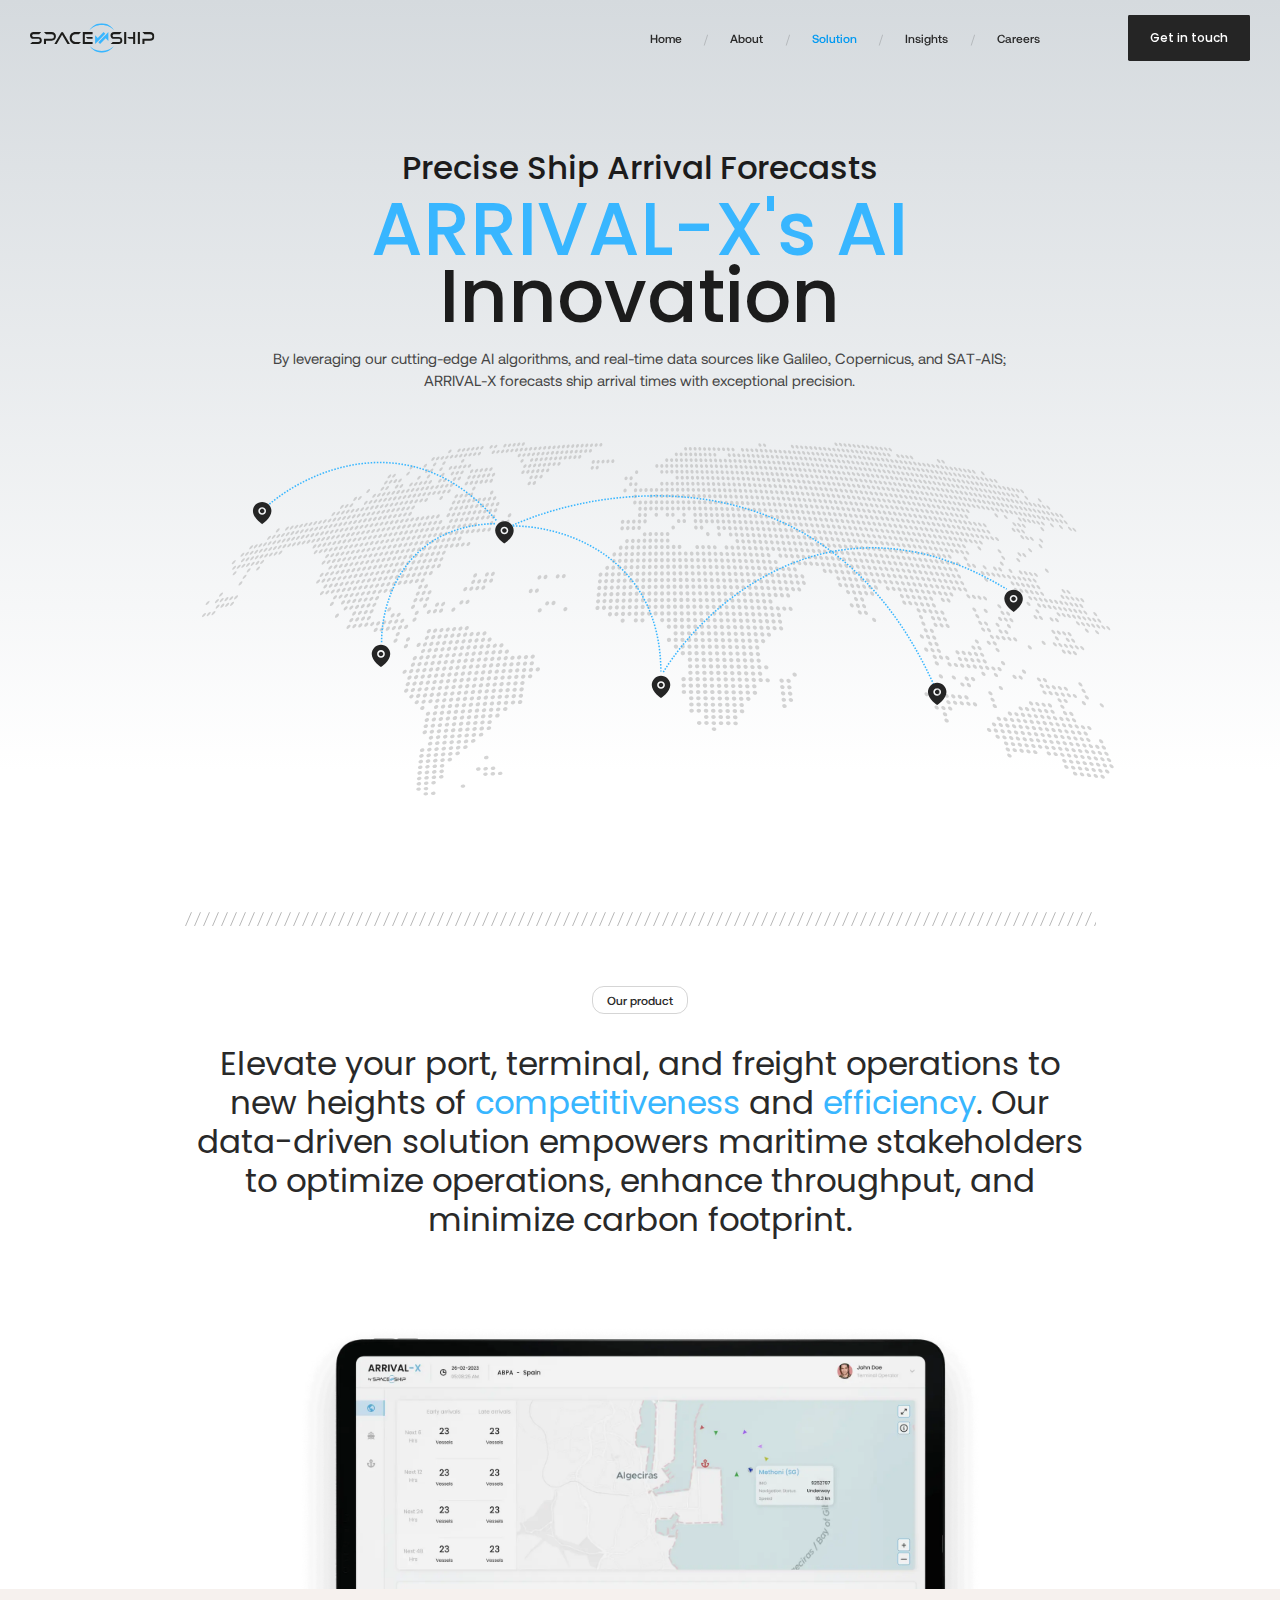
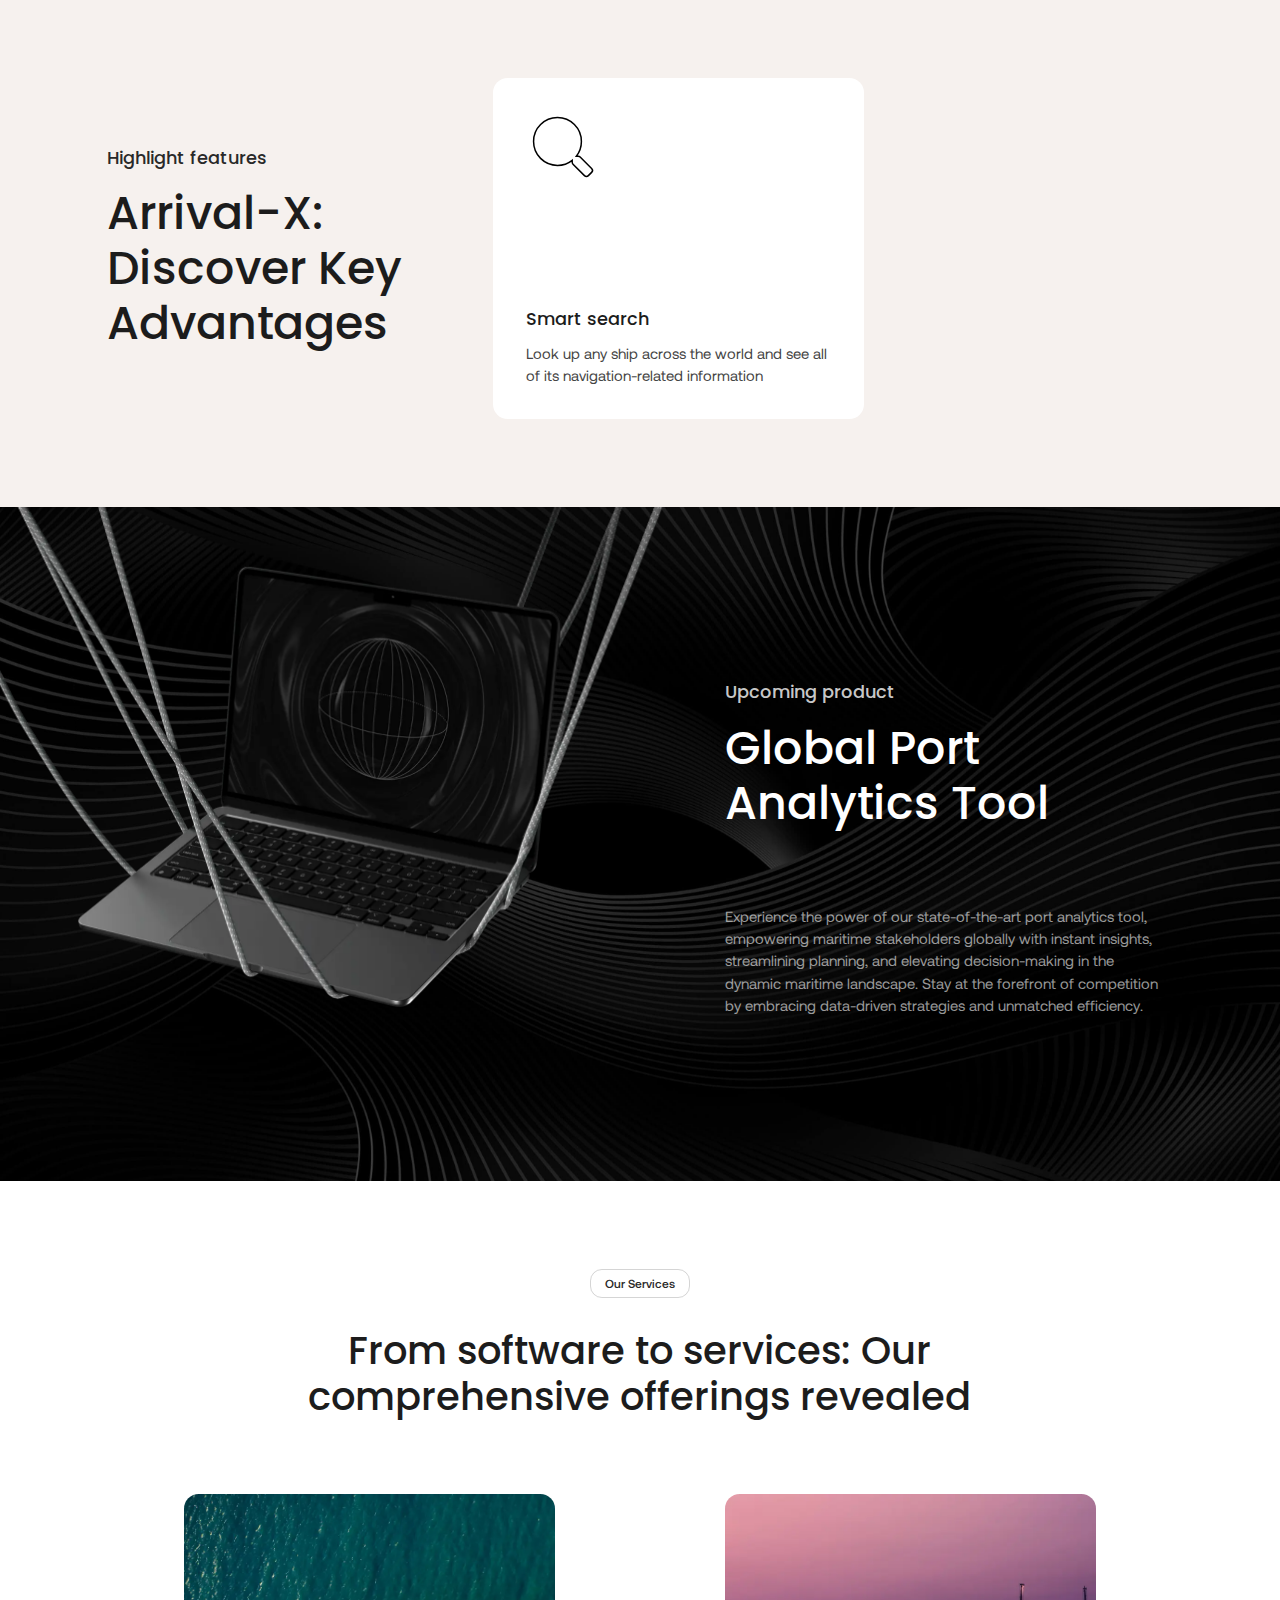
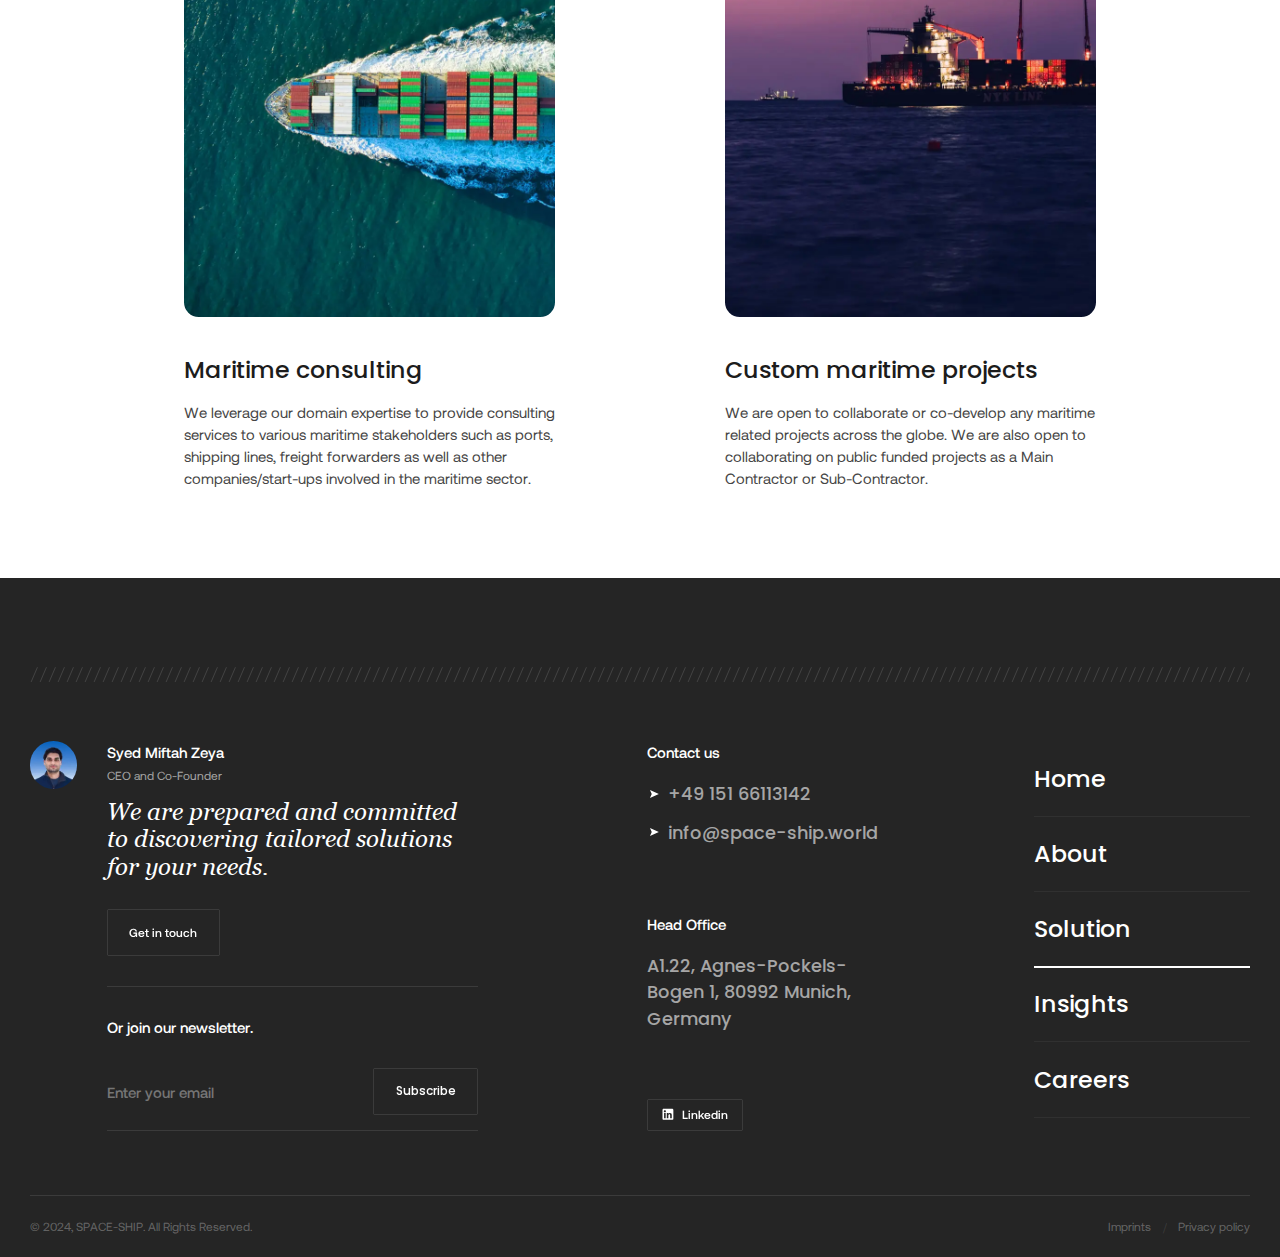
<file: solution.html>
<!DOCTYPE html><html lang="en"><head><link rel="stylesheet" href="index.3b0a3ecf.css"><meta charset="utf-8"><meta name="viewport" content="width=device-width, initial-scale=1.0"><title>Solution | SpaceShip</title><meta property="og:image" content="https://s3.ap-southeast-1.amazonaws.com/assets.bearplus.io/videos/spaceship-og.jpg"><meta property="og:site_name" content="Spaceship"><link rel="icon" type="image/png" sizes="32x32" href="favicon.05eea758.png"><meta name="description" content="Transforming Maritime Operations"><link rel="preload" href="main.78ddb5e8.css" as="style"><link rel="stylesheet" href="main.78ddb5e8.css"><link rel="preload" href="Poppins-Regular.c9b6c368.woff" as="font" type="font/woff" crossorigin><link rel="preload" href="Poppins-Medium.e1e5f435.woff" as="font" type="font/woff" crossorigin><link rel="preload" href="Poppins-Bold.aae5fa9f.woff" as="font" type="font/woff" crossorigin><link rel="preload" href="Aeonik-Regular.8daa6cff.woff" as="font" type="font/woff" crossorigin><link rel="preload" href="Aeonik-Medium.7cb6e4bc.woff" as="font" type="font/woff" crossorigin><link rel="preload" href="Aeonik-Bold.60e16811.woff" as="font" type="font/woff" crossorigin><link rel="preload" href="Georgia%20Italic.b13aa2c8.woff" as="font" type="font/woff" crossorigin></head><body> <div class="wrapper" data-barba="wrapper"> <header class="header"> <div class="container grid"> <div class="header-logo"> <a href="./" class="header-logo-link"> <img src="header-logo.b22ec378.svg" alt="Spaceship logo" data-mode="light"> <img src="header-logo-dark.c41800d5.svg" alt="Spaceship logo" data-mode="dark"> </a> </div> <div class="header-nav"> <div class="header-links"> <ul class="header-links-ul"> <li class="header-link-item"> <a href="./" class="header-link-txt txt txt-16 txt-med" data-link="home">Home <div class="line"> <div class="line-inner"></div> </div> </a> <span class="header-link-div txt txt-16">/</span> </li> <li class="header-link-item"> <a href="about.html" class="header-link-txt txt txt-16 txt-med" data-link="about">About <div class="line"> <div class="line-inner"></div> </div> </a> <span class="header-link-div txt txt-16">/</span> </li> <li class="header-link-item"> <a href="solution.html" class="header-link-txt txt txt-16 txt-med" data-link="solution">Solution <div class="line"> <div class="line-inner"></div> </div> </a> <span class="header-link-div txt txt-16">/</span> </li> <li class="header-link-item"> <a href="insight.html" class="header-link-txt txt txt-16 txt-med" data-link="insight">Insights <div class="line"> <div class="line-inner"></div> </div> </a> <span class="header-link-div txt txt-16">/</span> </li> <li class="header-link-item"> <a href="about.html#Careers" class="header-link-txt txt txt-16 txt-med" data-link="careers">Careers <div class="line"> <div class="line-inner"></div> </div> </a> <span class="header-link-div txt txt-16">/</span> </li> </ul> </div> <div class="header-act"> <div class="header-btn-wrap"> <a href="#" class="btn" data-popup="open"> <div class="txt txt-16 txt-btn txt-med">Get in touch</div> </a> </div> </div> <a href="#" class="header-nav-close-ic icon icon-24"> <svg width="100%" viewbox="0 0 24 24" fill="none" xmlns="http://www.w3.org/2000/svg"> <path d="M19.5 4.5L4.5 19.5" stroke="white" stroke-width="1.5" stroke-miterlimit="10" stroke-linecap="round" stroke-linejoin="round"></path> <path d="M4.5 4.5L19.5 19.5" stroke="white" stroke-width="1.5" stroke-miterlimit="10" stroke-linecap="round" stroke-linejoin="round"></path> </svg> </a></div> <div class="header-toggle"> <a href="#" class="header-toggle-link icon icon-24"> <svg width="24" height="24" viewbox="0 0 24 24" fill="none" xmlns="http://www.w3.org/2000/svg"> <path d="M19.5 16.5H4.5" stroke="currentColor" stroke-width="1.5" stroke-miterlimit="10" stroke-linecap="round" stroke-linejoin="round"></path> <path d="M4.5 7.5H19.5" stroke="currentColor" stroke-width="1.5" stroke-miterlimit="10" stroke-linecap="round" stroke-linejoin="round"></path> </svg> </a> </div> </div> </header> <div class="cursor"> <div class="cursor-wrap"> <div class="cursor-inner"> <div class="cursor-ic icon icon-14 left"> <img src="ic-carret-left.56522449.svg" alt="Icon left"> </div> <div class="cursor-txt txt txt-16"> Drag </div> <div class="cursor-ic icon icon-14 right"> <img src="ic-carret-left.56522449.svg" alt="Icon left"> </div> </div> </div> </div> <div class="popup"> <div class="popup-overlay" data-popup="close"></div> <div class="popup-main"> <div class="popup-inner"> <div class="popup-info"> <h3 class="h2 heading popup-info-title"> Get in touch </h3> <div class="hidden-mb popup-info-inner"> <div class="popup-info-item"> <div class="popup-info-item-label txt txt-18 txt-med"> Support </div> <a href="mailto:info@space-ship.world" class="popup-info-item-link txt txt-18" data-replace="email"> info@space-ship.world </a> </div> <div class="popup-info-item"> <div class="popup-info-item-label txt txt-18 txt-med"> Call us </div> <a href="tel:+49 151 66113142" class="popup-info-item-link txt txt-18" data-replace="tel"> +49 151 66113142 </a> </div> <div class="line line-vert"></div> </div> </div> <div class="popup-form"> <form action="#" class="popup-form-inner"> <div class="popup-form-fields" data-lenis-prevent> <div class="popup-input-grp"> <label for="firstname" class="popup-input-label txt txt-14 txt-med"> First name </label> <input type="text" name="firstname" class="popup-input-field txt txt-16" placeholder="Ex: John" required> <div class="line"><div class="line-inner"></div></div> </div> <div class="popup-input-grp"> <label for="lastname" class="popup-input-label txt txt-14 txt-med"> Last name </label> <input type="text" name="lastname" class="popup-input-field txt txt-16" placeholder="Ex: Doe" required> <div class="line"><div class="line-inner"></div></div> </div> <div class="popup-input-grp"> <label for="email" class="popup-input-label txt txt-14 txt-med"> Email </label> <input type="email" name="email" class="popup-input-field txt txt-16" placeholder="Ex: johndoe@example.com" required> <div class="line"><div class="line-inner"></div></div> </div> <div class="popup-input-grp"> <label for="fname" class="popup-input-label txt txt-14 txt-med"> Company <span class="txt-opt">(Optional)</span> </label> <input type="text" name="company" class="popup-input-field txt txt-16" placeholder="Ex: Google"> <div class="line"><div class="line-inner"></div></div> </div> <div class="popup-input-grp textarea-grp"> <label for="fname" class="popup-input-label txt txt-14 txt-med"> Message <span class="txt-opt">(Optional)</span> </label> <textarea type="text" name="message" class="popup-input-field txt txt-16"></textarea> <div class="line"><div class="line-inner"></div></div> </div> </div> <div class="popup-form-btn-wrap"> <button type="submit" class="btn popup-form-submit"> <div class="popup-form-submit-txt txt txt-16 txt-btn txt-med">Send</div> </button> </div> </form> <div class="hidden popup-form-succ"> <div class="popup-form-succ-title txt txt-24"> Thank you, <span data-form-name>David</span>! </div> <div class="popup-form-succ-sub txt txt-16"> We appreciate your interest and will get back to you shortly. </div> <div class="popup-form-succ-btn-wrap"> <a href="#" class="btn popup-form-succ-btn" data-popup="close"> <div class="txt txt-16 txt-btn txt-med">Close panel</div> </a> </div> </div> </div> <div class="hidden-dk popup-info-inner"> <div class="popup-info-item"> <div class="popup-info-item-label txt txt-18 txt-med"> Support </div> <a href="mailto:info@space-ship.world" class="popup-info-item-link txt txt-18" data-replace="email"> info@space-ship.world </a> </div> <div class="popup-info-item"> <div class="popup-info-item-label txt txt-18 txt-med"> Call us </div> <a href="tel:+49 151 66113142" class="popup-info-item-link txt txt-18" data-replace="tel"> +49 151 66113142 </a> </div> </div> </div> <a href="#" class="btn-ic popup-close" data-popup="close"> <div class="icon icon-16"> <svg width="100%" viewbox="0 0 16 16" fill="none" xmlns="http://www.w3.org/2000/svg"> <path d="M13 3L3 13" stroke="currentColor" stroke-width="1.5" stroke-miterlimit="10" stroke-linecap="round" stroke-linejoin="round"></path> <path d="M3 3L13 13" stroke="currentColor" stroke-width="1.5" stroke-miterlimit="10" stroke-linecap="round" stroke-linejoin="round"></path> </svg> </div> </a> </div> </div> <div class="main" data-barba="container" data-barba-namespace="solution" data-namespace="solution"> <section class="sol-hero"> <div class="container grid"> <div class="sol-hero-title-wrap"> <h2 class="h4 heading sol-hero-label"> Precise Ship Arrival Forecasts </h2> <h1 class="h0 heading sol-hero-title"> <span class="txt-hl">ARRIVAL-X's AI</span> Innovation </h1> <p class="sol-hero-sub txt txt-20"> By leveraging our cutting-edge AI algorithms, and real-time data sources like Galileo, Copernicus, and SAT-AIS; ARRIVAL-X forecasts ship arrival times with exceptional precision. </p> </div> <div class="sol-hero-img-wrap"> <svg width="100%" viewbox="0 0 1182 526" fill="none" xmlns="http://www.w3.org/2000/svg"> <path d="M402.489 159.878C528.442 103.872 814.045 66.9051 948.832 367.084" stroke="#38B6FF" stroke-width="2" stroke-dasharray="2 2"></path> <path d="M597.949 350.135C654.695 258.207 823.173 108.016 1043.11 242.678" stroke="#38B6FF" stroke-width="2" stroke-dasharray="2 2"></path> <path d="M403.062 160.694C466.529 160.459 593.741 197.866 594.852 349.369" stroke="#38B6FF" stroke-width="2" stroke-dasharray="2 2"></path> <path d="M87.4426 132.359C140.653 87.0853 274.207 28.1942 382.744 154.82" stroke="#38B6FF" stroke-width="2" stroke-dasharray="2 2"></path> <path d="M232.818 311.496C232.2 260.996 261.1 159.519 381.643 157.604" stroke="#38B6FF" stroke-width="2" stroke-dasharray="2 2"></path> <path fill-rule="evenodd" clip-rule="evenodd" d="M392 183.501C392 183.501 404 175.656 404 166.503C404 163.382 402.736 160.389 400.485 158.182C398.235 155.975 395.183 154.735 392 154.735C388.817 154.735 385.765 155.975 383.515 158.182C381.264 160.389 380 163.382 380 166.503C380 175.656 392 183.501 392 183.501ZM389 166.503C389 164.907 390.325 163.58 392 163.58C393.675 163.58 395 164.907 395 166.503C395 168.099 393.675 169.426 392 169.426C390.325 169.426 389 168.099 389 166.503ZM392 161.58C389.257 161.58 387 163.766 387 166.503C387 169.24 389.257 171.426 392 171.426C394.743 171.426 397 169.24 397 166.503C397 163.766 394.743 161.58 392 161.58Z" fill="#252525"></path> <path fill-rule="evenodd" clip-rule="evenodd" d="M953 392.832C953 392.832 965 384.987 965 375.834C965 372.713 963.736 369.72 961.485 367.513C959.235 365.306 956.183 364.066 953 364.066C949.817 364.066 946.765 365.306 944.515 367.513C942.264 369.72 941 372.713 941 375.834C941 384.987 953 392.832 953 392.832ZM950 375.834C950 374.238 951.325 372.911 953 372.911C954.675 372.911 956 374.238 956 375.834C956 377.43 954.675 378.757 953 378.757C951.325 378.757 950 377.43 950 375.834ZM953 370.911C950.257 370.911 948 373.097 948 375.834C948 378.571 950.257 380.757 953 380.757C955.743 380.757 958 378.571 958 375.834C958 373.097 955.743 370.911 953 370.911Z" fill="#252525"></path> <path fill-rule="evenodd" clip-rule="evenodd" d="M1052 272.064C1052 272.064 1064 264.219 1064 255.066C1064 251.945 1062.74 248.952 1060.49 246.745C1058.23 244.538 1055.18 243.298 1052 243.298C1048.82 243.298 1045.77 244.538 1043.51 246.745C1041.26 248.952 1040 251.945 1040 255.066C1040 264.219 1052 272.064 1052 272.064ZM1049 255.066C1049 253.47 1050.32 252.143 1052 252.143C1053.68 252.143 1055 253.47 1055 255.066C1055 256.662 1053.68 257.989 1052 257.989C1050.32 257.989 1049 256.662 1049 255.066ZM1052 250.143C1049.26 250.143 1047 252.329 1047 255.066C1047 257.803 1049.26 259.989 1052 259.989C1054.74 259.989 1057 257.803 1057 255.066C1057 252.329 1054.74 250.143 1052 250.143Z" fill="#252525"></path> <path fill-rule="evenodd" clip-rule="evenodd" d="M595 383.775C595 383.775 607 375.929 607 366.776C607 363.655 605.736 360.662 603.485 358.455C601.235 356.248 598.183 355.008 595 355.008C591.817 355.008 588.765 356.248 586.515 358.455C584.264 360.662 583 363.655 583 366.776C583 375.929 595 383.775 595 383.775ZM592 366.776C592 365.181 593.325 363.854 595 363.854C596.675 363.854 598 365.181 598 366.776C598 368.372 596.675 369.699 595 369.699C593.325 369.699 592 368.372 592 366.776ZM595 361.854C592.257 361.854 590 364.039 590 366.776C590 369.513 592.257 371.699 595 371.699C597.743 371.699 600 369.513 600 366.776C600 364.039 597.743 361.854 595 361.854Z" fill="#252525"></path> <path fill-rule="evenodd" clip-rule="evenodd" d="M232 343.519C232 343.519 244 335.673 244 326.521C244 323.399 242.736 320.406 240.485 318.199C238.235 315.992 235.183 314.752 232 314.752C228.817 314.752 225.765 315.992 223.515 318.199C221.264 320.406 220 323.399 220 326.521C220 335.673 232 343.519 232 343.519ZM229 326.521C229 324.925 230.325 323.598 232 323.598C233.675 323.598 235 324.925 235 326.521C235 328.116 233.675 329.443 232 329.443C230.325 329.443 229 328.116 229 326.521ZM232 321.598C229.257 321.598 227 323.783 227 326.521C227 329.258 229.257 331.443 232 331.443C234.743 331.443 237 329.258 237 326.521C237 323.783 234.743 321.598 232 321.598Z" fill="#252525"></path> <path fill-rule="evenodd" clip-rule="evenodd" d="M78 158.342C78 158.342 90 150.496 90 141.343C90 138.222 88.7357 135.229 86.4853 133.022C84.2348 130.815 81.1826 129.575 78 129.575C74.8174 129.575 71.7652 130.815 69.5147 133.022C67.2643 135.229 66 138.222 66 141.343C66 150.496 78 158.342 78 158.342ZM75 141.343C75 139.747 76.3247 138.421 78 138.421C79.6753 138.421 81 139.747 81 141.343C81 142.939 79.6753 144.266 78 144.266C76.3247 144.266 75 142.939 75 141.343ZM78 136.421C75.2571 136.421 73 138.606 73 141.343C73 144.08 75.2571 146.266 78 146.266C80.7429 146.266 83 144.08 83 141.343C83 138.606 80.7429 136.421 78 136.421Z" fill="#252525"></path> </svg> <img src="sol-hero-bg.73caf9dd.svg" alt="Map"> </div> </div> </section> <section class="sol-prod"> <div class="container grid"> <span class="decor-slash"></span> <div class="label-wrap sol-prod-label"> <div class="txt txt-16 txt-med">Our product</div> </div> <h2 class="h4 heading sol-prod-title txt-reg"> Elevate your port, terminal, and freight operations to new heights of <span class="txt-hl">competitiveness</span> and <span class="txt-hl">efficiency</span>. Our data-driven solution empowers maritime stakeholders to optimize operations, enhance throughput, and minimize carbon footprint. </h2> <div class="sol-prod-img-wrap"> <img src="sol-prod-app.5f3b838b.webp" widht="1400" alt="SpaceShip's Dashboard"> </div> </div> </section> <section class="sol-fea"> <div class="container grid"> <div class="sol-fea-main"> <div class="sol-fea-main-inner"> <div class="sol-fea-title-wrap"> <div class="h6 heading sol-fea-sub"> Highlight features </div> <h2 class="h2 heading sol-fea-title"> Arrival-X: Discover Key Advantages </h2> </div> <div class="sol-fea-main-item"> <div class="icon icon-100 sol-fea-main-item-ic"> <img src="sol-fea-1.2746fbfa.svg" alt="Smart search"> </div> <div class="sol-fea-main-item-content"> <h3 class="h6 heading sol-fea-main-item-title"> Smart search </h3> <p class="sol-fea-main-item-sub txt txt-20"> Look up any ship across the world and see all of its navigation-related information </p> </div> </div> </div> </div> </div> </section> <section class="sol-coming"> <div class="container grid"> <div class="sol-coming-img-wrap"> <img src="sol-coming-lap.f25d5a10.webp" width="1600" alt="Laptop"> </div> <div class="sol-coming-title-wrap"> <h3 class="h6 heading sol-coming-label"> Upcoming product </h3> <h2 class="h2 heading sol-coming-title"> Global Port Analytics Tool </h2> <p class="sol-coming-sub txt txt-20"> Experience the power of our state-of-the-art port analytics tool, empowering maritime stakeholders globally with instant insights, streamlining planning, and elevating decision-making in the dynamic maritime landscape. Stay at the forefront of competition by embracing data-driven strategies and unmatched efficiency. </p> </div> </div> <div class="sol-coming-bg"> <img src="sol-coming-bg.ac06c54e.jpeg" alt> </div> </section> <section class="sol-ser"> <div class="container grid"> <div class="sol-ser-title-wrap"> <div class="label-wrap sol-ser-label"> <div class="txt txt-16 txt-med">Our Services</div> </div> <h2 class="h3 heading sol-ser-title"> From software to services: Our comprehensive offerings revealed </h2> </div> <div class="sol-ser-main"> <div class="sol-ser-main-inner"> <div class="sol-ser-main-item"> <div class="sol-ser-main-item-thumb"> <img src="sol-ser-thumb-1.b9ab128a.webp" width="800" alt="Service"> </div> <div class="sol-ser-main-item-content"> <h3 class="h5 heading sol-ser-main-item-title"> Maritime consulting </h3> <p class="sol-ser-main-item-sub txt txt-20"> We leverage our domain expertise to provide consulting services to various maritime stakeholders such as ports, shipping lines, freight forwarders as well as other companies/start-ups involved in the maritime sector. </p> </div> </div> <div class="sol-ser-main-item"> <div class="sol-ser-main-item-thumb"> <img src="sol-ser-thumb-2.5a6e708b.webp" width="800" alt="Service"> </div> <div class="sol-ser-main-item-content"> <h3 class="h5 heading sol-ser-main-item-title"> Custom maritime projects </h3> <p class="sol-ser-main-item-sub txt txt-20"> We are open to collaborate or co-develop any maritime related projects across the globe. We are also open to collaborating on public funded projects as a Main Contractor or Sub-Contractor. </p> </div> </div> </div> </div> </div> </section> </div> <footer class="footer"> <div class="container grid"> <span class="decor-slash"></span> <div class="ft-abt"> <div class="ft-abt-ava hidden-tb"> <img src="ceo.24f24de4.webp" width="128" alt="Syed Miftah Zeya"> </div> <div class="ft-abt-main"> <div class="ft-abt-info"> <div class="ft-abt-ava hidden-dk"> <img src="ceo.24f24de4.webp" width="128" alt="Syed Miftah Zeya"> </div> <h5 class="ft-abt-info-name txt txt-20 txt-med"> Syed Miftah Zeya </h5> <p class="ft-abt-info-job txt txt-16"> CEO and Co-Founder </p> <p class="ft-abt-info-quote h5 heading"> We are prepared and committed to discovering tailored solutions for your needs. </p> <div class="ft-abt-info-btn-wrap hidden-tb"> <a href="#" class="btn btn-outline" data-popup="open"> <div class="txt txt-16 txt-med">Get in touch</div> </a> </div> </div> <div class="ft-abt-form-wrap"> <div class="ft-abt-info-btn-wrap hidden-dk"> <a href="#" class="btn btn-outline" data-popup="open"> <div class="txt txt-16 txt-med">Get in touch</div> </a> </div> <div class="ft-abt-form-title txt txt-20 txt-med"> Or join our newsletter. </div> <form action="#" class="ft-abt-form"> <div class="ft-input-wrap input-wrap"> <label for="email" class="input-label txt txt-20 txt-med"> Enter your email </label> <input type="email" class="input-field txt txt-20" name="email" placeholder="Enter your email"> </div> <div class="ft-abt-form-btn-wrap"> <button type="submit" class="btn btn-outline ft-abt-form-submit"> <div class="ft-abt-form-submit-txt txt txt-16 txt-btn txt-med">Subscribe</div> <div class="btn-submit-ic icon icon-24"> <svg width="100%" viewbox="0 0 24 24" fill="none" xmlns="http://www.w3.org/2000/svg"> <path d="M4.5 12H19.5M19.5 12L12.75 5.25M19.5 12L12.75 18.75" stroke="white" stroke-width="1.5" stroke-linecap="round" stroke-linejoin="round"></path> </svg> </div> </button> </div> </form> </div> </div> </div> <div class="ft-ctc"> <div class="ft-ctc-grp"> <div class="ft-ctc-grp-label txt txt-20 txt-med"> Contact us </div> <div class="ft-ctc-grp-li"> <a href="tel:+49 151 66113142" class="ft-ctc-link" data-replace="tel"> <div class="ft-ctc-link-ic icon icon-20"> <svg width="100%" viewbox="0 0 20 19" fill="none" xmlns="http://www.w3.org/2000/svg"> <path d="M4 4L16 9.57433L4 15L6.4 9.57432L4 4Z" fill="currentColor"></path> </svg> </div> <div class="ft-ctc-link-txt h6 heading"> +49 151 66113142 </div> </a> <a href="mailto:info@space-ship.world" class="ft-ctc-link" data-replace="email"> <div class="ft-ctc-link-ic icon icon-20"> <svg width="100%" viewbox="0 0 20 19" fill="none" xmlns="http://www.w3.org/2000/svg"> <path d="M4 4L16 9.57433L4 15L6.4 9.57432L4 4Z" fill="currentColor"></path> </svg> </div> <div class="ft-ctc-link-txt h6 heading"> info@space-ship.world </div> </a> </div> </div> <div class="ft-ctc-grp"> <div class="ft-ctc-grp-label txt txt-20 txt-med"> Head Office </div> <div class="ft-ctc-grp-li"> <a href="https://maps.app.goo.gl/SVLbv8GHEAmfHGJA6" class="ft-ctc-link" data-replace="address"> <div class="ft-ctc-link-txt ft-ctc-link-txt-add h6 heading"> A1.22, Agnes-Pockels-Bogen 1, 80992 Munich, Germany </div> </a> </div> </div> <div class="ft-ctc-btn-wrap"> <a href="https://www.linkedin.com/company/space-ship/" class="btn btn-outline btn-sm btn-w-ic-sm" target="_blank" data-replace="linkedin"> <div class="icon icon-16"> <svg width="100%" viewbox="0 0 16 17" fill="none" xmlns="http://www.w3.org/2000/svg"> <path fill-rule="evenodd" clip-rule="evenodd" d="M0.666992 2.39208C0.666992 2.0671 0.79609 1.75544 1.02588 1.52564C1.25568 1.29585 1.56735 1.16675 1.89233 1.16675H14.107C14.268 1.16649 14.4276 1.19799 14.5764 1.25946C14.7253 1.32093 14.8606 1.41116 14.9745 1.52497C15.0884 1.63879 15.1788 1.77397 15.2404 1.92276C15.3021 2.07155 15.3337 2.23103 15.3337 2.39208V14.6067C15.3338 14.7678 15.3022 14.9274 15.2407 15.0762C15.1792 15.2251 15.0889 15.3604 14.975 15.4743C14.8611 15.5882 14.7259 15.6786 14.5771 15.7402C14.4283 15.8018 14.2687 15.8335 14.1077 15.8334H1.89233C1.73136 15.8334 1.57196 15.8017 1.42326 15.7401C1.27455 15.6785 1.13944 15.5881 1.02565 15.4743C0.911857 15.3604 0.821613 15.2253 0.760074 15.0765C0.698534 14.9278 0.666905 14.7684 0.666992 14.6074V2.39208ZM6.47233 6.75875H8.45833V7.75608C8.74499 7.18275 9.47833 6.66675 10.5803 6.66675C12.693 6.66675 13.1937 7.80875 13.1937 9.90408V13.7854H11.0557V10.3814C11.0557 9.18808 10.769 8.51475 10.041 8.51475C9.03099 8.51475 8.61099 9.24075 8.61099 10.3814V13.7854H6.47233V6.75875ZM2.80566 13.6941H4.94433V6.66675H2.80566V13.6941ZM5.25033 4.37475C5.25436 4.55786 5.22177 4.73994 5.15449 4.91029C5.0872 5.08064 4.98656 5.23584 4.85848 5.36677C4.7304 5.4977 4.57746 5.60173 4.40863 5.67275C4.2398 5.74378 4.05849 5.78036 3.87533 5.78036C3.69217 5.78036 3.51085 5.74378 3.34202 5.67275C3.17319 5.60173 3.02025 5.4977 2.89217 5.36677C2.76409 5.23584 2.66345 5.08064 2.59617 4.91029C2.52888 4.73994 2.49629 4.55786 2.50033 4.37475C2.50824 4.01532 2.65658 3.67328 2.91358 3.42187C3.17058 3.17047 3.51581 3.02969 3.87533 3.02969C4.23484 3.02969 4.58007 3.17047 4.83707 3.42187C5.09407 3.67328 5.24241 4.01532 5.25033 4.37475Z" fill="currentColor"></path> </svg> </div> <div class="txt txt-16 txt-med">Linkedin</div> </a> </div> </div> <div class="ft-menu"> <div class="ft-menu-list"> <ul class="ft-menu-ul"> <li class="ft-menu-link"> <a href="./" class="ft-menu-link-txt h5 heading" data-link="home"> Home <div class="line"> <div class="line-inner"></div> </div> </a> </li> <li class="ft-menu-link"> <a href="about.html" class="ft-menu-link-txt h5 heading" data-link="about"> About <div class="line"> <div class="line-inner"></div> </div> </a> </li> <li class="ft-menu-link"> <a href="solution.html" class="ft-menu-link-txt h5 heading" data-link="solution"> Solution <div class="line"> <div class="line-inner"></div> </div> </a> </li> <li class="ft-menu-link"> <a href="insight.html" class="ft-menu-link-txt h5 heading" data-link="insight"> Insights <div class="line"> <div class="line-inner"></div> </div> </a> </li> <li class="ft-menu-link"> <a href="about.html#Careers" class="ft-menu-link-txt h5 heading" data-link="career"> Careers <div class="line"> <div class="line-inner"></div> </div> </a> </li> </ul> </div> </div> <div class="ft-bottom"> <div class="ft-copy-txt txt txt-16">© <span data-year>2024</span>, SPACE-SHIP. All Rights Reserved.</div> <div class="ft-term"> <div class="ft-term-item"> <a href="imprint.html" class="ft-term-item-link txt txt-16" data-link="imprint">Imprints</a> <div class="ft-term-item-div txt txt-16">/</div> </div> <div class="ft-term-item"> <a href="term.html" class="ft-term-item-link txt txt-16" data-link="term">Privacy policy</a> <div class="ft-term-item-div txt txt-16">/</div> </div> </div> </div> </div> <div class="ft-bg"> <video muted preload loop autoplay playsinline class="vid-bg"> <source src="https://s3.ap-southeast-1.amazonaws.com/assets.bearplus.io/videos/ft-bg.mp4" type="video/mp4"> </video> </div> </footer> </div> <script async src="https://www.googletagmanager.com/gtag/js?id=G-4DB80S5P4S"></script> <script src="index.a05c254c.js" defer></script> </body></html>
</file>
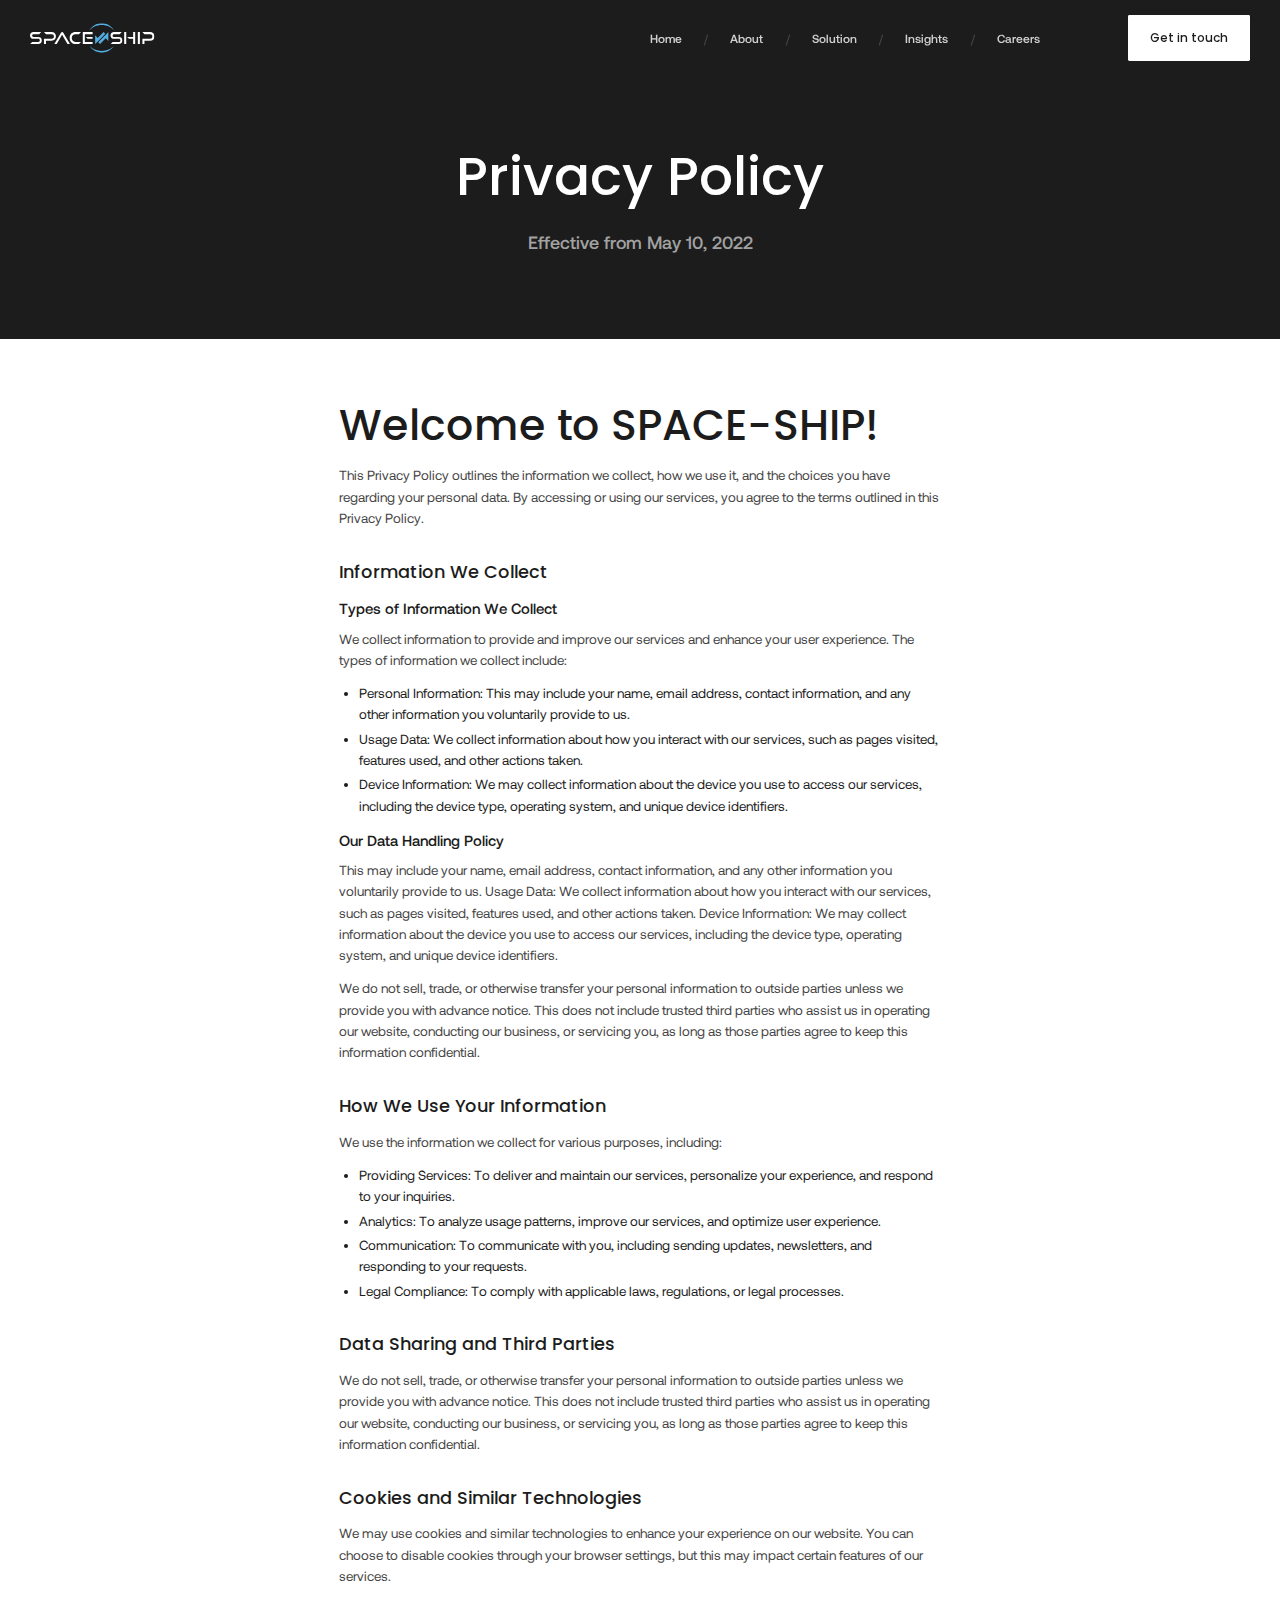
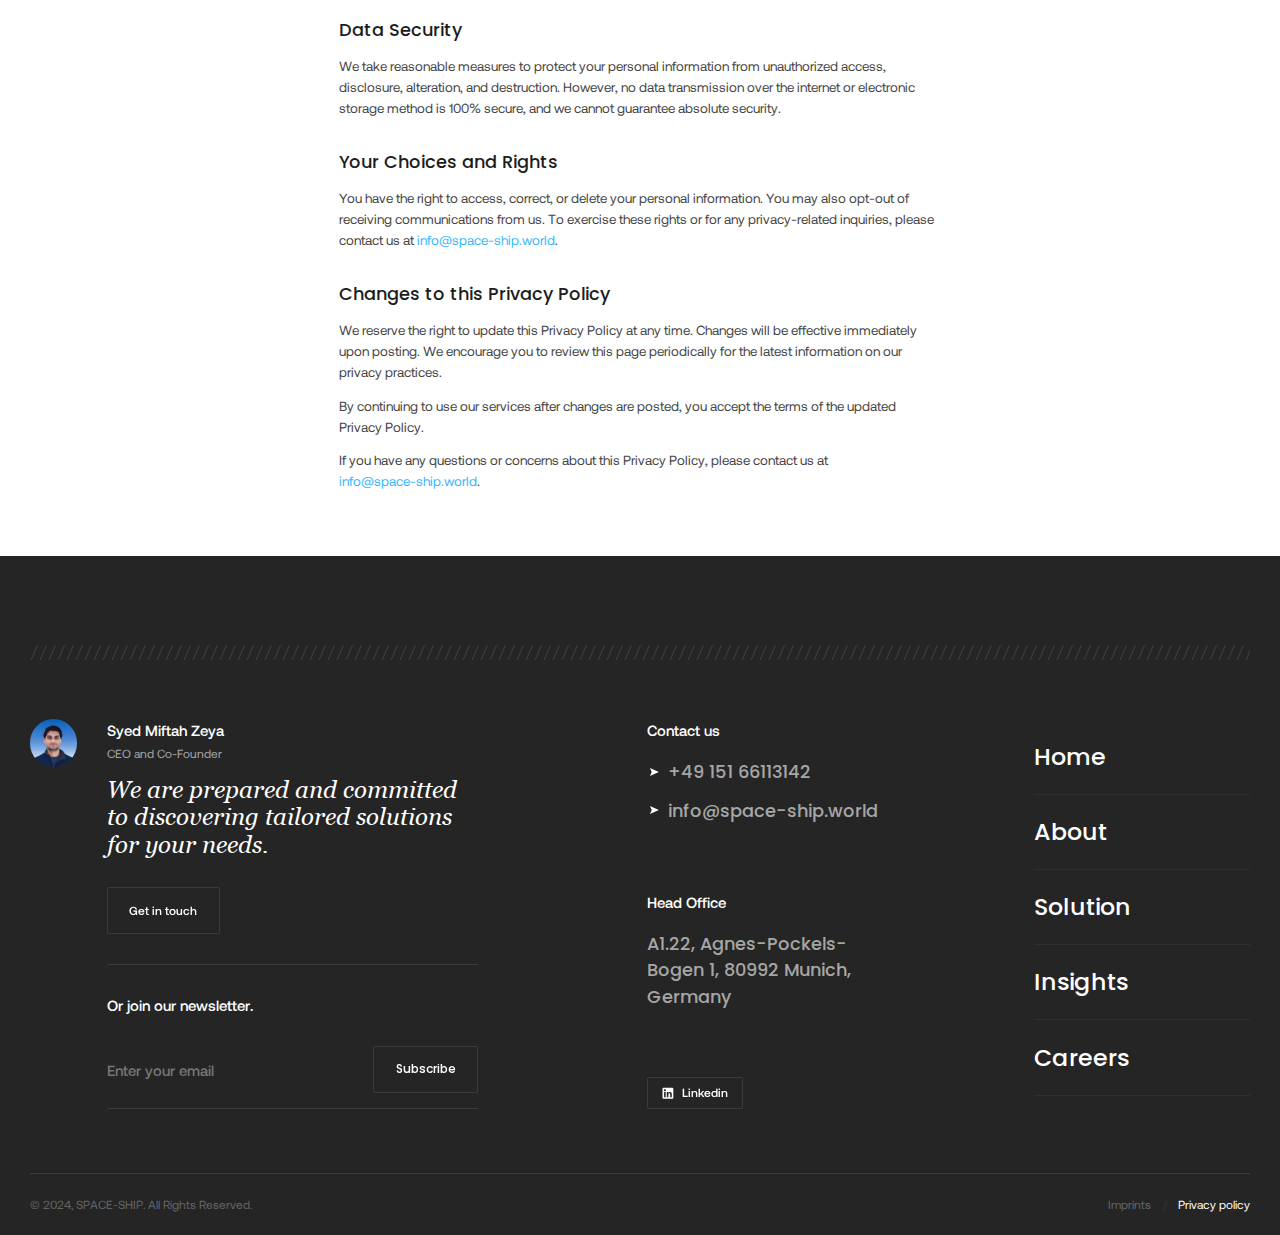
<file: term.html>
<!DOCTYPE html><html lang="en"><head><link rel="stylesheet" href="index.3b0a3ecf.css"><meta charset="utf-8"><meta name="viewport" content="width=device-width, initial-scale=1.0"><title>Privacy Policy | Spaceship</title><meta property="og:image" content="https://s3.ap-southeast-1.amazonaws.com/assets.bearplus.io/videos/spaceship-og.jpg"><meta property="og:site_name" content="Spaceship"><link rel="icon" type="image/png" sizes="32x32" href="favicon.05eea758.png"><meta name="description" content="Transforming Maritime Operations"><link rel="preload" href="main.78ddb5e8.css" as="style"><link rel="stylesheet" href="main.78ddb5e8.css"><link rel="preload" href="Poppins-Regular.c9b6c368.woff" as="font" type="font/woff" crossorigin><link rel="preload" href="Poppins-Medium.e1e5f435.woff" as="font" type="font/woff" crossorigin><link rel="preload" href="Poppins-Bold.aae5fa9f.woff" as="font" type="font/woff" crossorigin><link rel="preload" href="Aeonik-Regular.8daa6cff.woff" as="font" type="font/woff" crossorigin><link rel="preload" href="Aeonik-Medium.7cb6e4bc.woff" as="font" type="font/woff" crossorigin><link rel="preload" href="Aeonik-Bold.60e16811.woff" as="font" type="font/woff" crossorigin><link rel="preload" href="Georgia%20Italic.b13aa2c8.woff" as="font" type="font/woff" crossorigin></head><body> <div class="wrapper" data-barba="wrapper"> <header class="dark-mode header"> <div class="container grid"> <div class="header-logo"> <a href="./" class="header-logo-link"> <img src="header-logo.b22ec378.svg" alt="Spaceship logo" data-mode="light"> <img src="header-logo-dark.c41800d5.svg" alt="Spaceship logo" data-mode="dark"> </a> </div> <div class="header-nav"> <div class="header-links"> <ul class="header-links-ul"> <li class="header-link-item"> <a href="./" class="header-link-txt txt txt-16 txt-med" data-link="home">Home <div class="line"> <div class="line-inner"></div> </div> </a> <span class="header-link-div txt txt-16">/</span> </li> <li class="header-link-item"> <a href="about.html" class="header-link-txt txt txt-16 txt-med" data-link="about">About <div class="line"> <div class="line-inner"></div> </div> </a> <span class="header-link-div txt txt-16">/</span> </li> <li class="header-link-item"> <a href="solution.html" class="header-link-txt txt txt-16 txt-med" data-link="solution">Solution <div class="line"> <div class="line-inner"></div> </div> </a> <span class="header-link-div txt txt-16">/</span> </li> <li class="header-link-item"> <a href="insight.html" class="header-link-txt txt txt-16 txt-med" data-link="insight">Insights <div class="line"> <div class="line-inner"></div> </div> </a> <span class="header-link-div txt txt-16">/</span> </li> <li class="header-link-item"> <a href="about.html#Careers" class="header-link-txt txt txt-16 txt-med" data-link="careers">Careers <div class="line"> <div class="line-inner"></div> </div> </a> <span class="header-link-div txt txt-16">/</span> </li> </ul> </div> <div class="header-act"> <div class="header-btn-wrap"> <a href="#" class="btn" data-popup="open"> <div class="txt txt-16 txt-btn txt-med">Get in touch</div> </a> </div> </div> <a href="#" class="header-nav-close-ic icon icon-24"> <svg width="100%" viewbox="0 0 24 24" fill="none" xmlns="http://www.w3.org/2000/svg"> <path d="M19.5 4.5L4.5 19.5" stroke="white" stroke-width="1.5" stroke-miterlimit="10" stroke-linecap="round" stroke-linejoin="round"></path> <path d="M4.5 4.5L19.5 19.5" stroke="white" stroke-width="1.5" stroke-miterlimit="10" stroke-linecap="round" stroke-linejoin="round"></path> </svg> </a></div> <div class="header-toggle"> <a href="#" class="header-toggle-link icon icon-24"> <svg width="24" height="24" viewbox="0 0 24 24" fill="none" xmlns="http://www.w3.org/2000/svg"> <path d="M19.5 16.5H4.5" stroke="currentColor" stroke-width="1.5" stroke-miterlimit="10" stroke-linecap="round" stroke-linejoin="round"></path> <path d="M4.5 7.5H19.5" stroke="currentColor" stroke-width="1.5" stroke-miterlimit="10" stroke-linecap="round" stroke-linejoin="round"></path> </svg> </a> </div> </div> </header> <div class="cursor"> <div class="cursor-wrap"> <div class="cursor-inner"> <div class="cursor-ic icon icon-14 left"> <img src="ic-carret-left.56522449.svg" alt="Icon left"> </div> <div class="cursor-txt txt txt-16"> Drag </div> <div class="cursor-ic icon icon-14 right"> <img src="ic-carret-left.56522449.svg" alt="Icon left"> </div> </div> </div> </div> <div class="popup"> <div class="popup-overlay" data-popup="close"></div> <div class="popup-main"> <div class="popup-inner"> <div class="popup-info"> <h3 class="h2 heading popup-info-title"> Get in touch </h3> <div class="hidden-mb popup-info-inner"> <div class="popup-info-item"> <div class="popup-info-item-label txt txt-18 txt-med"> Support </div> <a href="mailto:info@space-ship.world" class="popup-info-item-link txt txt-18" data-replace="email"> info@space-ship.world </a> </div> <div class="popup-info-item"> <div class="popup-info-item-label txt txt-18 txt-med"> Call us </div> <a href="tel:+49 151 66113142" class="popup-info-item-link txt txt-18" data-replace="tel"> +49 151 66113142 </a> </div> <div class="line line-vert"></div> </div> </div> <div class="popup-form"> <form action="#" class="popup-form-inner"> <div class="popup-form-fields" data-lenis-prevent> <div class="popup-input-grp"> <label for="firstname" class="popup-input-label txt txt-14 txt-med"> First name </label> <input type="text" name="firstname" class="popup-input-field txt txt-16" placeholder="Ex: John" required> <div class="line"><div class="line-inner"></div></div> </div> <div class="popup-input-grp"> <label for="lastname" class="popup-input-label txt txt-14 txt-med"> Last name </label> <input type="text" name="lastname" class="popup-input-field txt txt-16" placeholder="Ex: Doe" required> <div class="line"><div class="line-inner"></div></div> </div> <div class="popup-input-grp"> <label for="email" class="popup-input-label txt txt-14 txt-med"> Email </label> <input type="email" name="email" class="popup-input-field txt txt-16" placeholder="Ex: johndoe@example.com" required> <div class="line"><div class="line-inner"></div></div> </div> <div class="popup-input-grp"> <label for="fname" class="popup-input-label txt txt-14 txt-med"> Company <span class="txt-opt">(Optional)</span> </label> <input type="text" name="company" class="popup-input-field txt txt-16" placeholder="Ex: Google"> <div class="line"><div class="line-inner"></div></div> </div> <div class="popup-input-grp textarea-grp"> <label for="fname" class="popup-input-label txt txt-14 txt-med"> Message <span class="txt-opt">(Optional)</span> </label> <textarea type="text" name="message" class="popup-input-field txt txt-16"></textarea> <div class="line"><div class="line-inner"></div></div> </div> </div> <div class="popup-form-btn-wrap"> <button type="submit" class="btn popup-form-submit"> <div class="popup-form-submit-txt txt txt-16 txt-btn txt-med">Send</div> </button> </div> </form> <div class="hidden popup-form-succ"> <div class="popup-form-succ-title txt txt-24"> Thank you, <span data-form-name>David</span>! </div> <div class="popup-form-succ-sub txt txt-16"> We appreciate your interest and will get back to you shortly. </div> <div class="popup-form-succ-btn-wrap"> <a href="#" class="btn popup-form-succ-btn" data-popup="close"> <div class="txt txt-16 txt-btn txt-med">Close panel</div> </a> </div> </div> </div> <div class="hidden-dk popup-info-inner"> <div class="popup-info-item"> <div class="popup-info-item-label txt txt-18 txt-med"> Support </div> <a href="mailto:info@space-ship.world" class="popup-info-item-link txt txt-18" data-replace="email"> info@space-ship.world </a> </div> <div class="popup-info-item"> <div class="popup-info-item-label txt txt-18 txt-med"> Call us </div> <a href="tel:+49 151 66113142" class="popup-info-item-link txt txt-18" data-replace="tel"> +49 151 66113142 </a> </div> </div> </div> <a href="#" class="btn-ic popup-close" data-popup="close"> <div class="icon icon-16"> <svg width="100%" viewbox="0 0 16 16" fill="none" xmlns="http://www.w3.org/2000/svg"> <path d="M13 3L3 13" stroke="currentColor" stroke-width="1.5" stroke-miterlimit="10" stroke-linecap="round" stroke-linejoin="round"></path> <path d="M3 3L13 13" stroke="currentColor" stroke-width="1.5" stroke-miterlimit="10" stroke-linecap="round" stroke-linejoin="round"></path> </svg> </div> </a> </div> </div> <div class="main" data-barba="container" data-barba-namespace="term" data-namespace="term" data-header="dark"> <section class="term-hero"> <div class="container grid"> <div class="term-hero-title-wrap"> <h1 class="h1 heading term-hero-title"> Privacy Policy </h1> <div class="term-hero-date txt txt-24 txt-med"> Effective from <span data-date>May 10, 2022</span> </div> </div> </div> </section> <section class="term-main"> <div class="container grid"> <div class="term-main-rictxt txt txt-18"> <h2 class="h5 heading"> Welcome to SPACE-SHIP! </h2> <p class="txt txt-18"> This Privacy Policy outlines the information we collect, how we use it, and the choices you have regarding your personal data. By accessing or using our services, you agree to the terms outlined in this Privacy Policy. </p> <h3 class="h6 heading"> Information We Collect </h3> <h4 class="txt txt-20 txt-med"> Types of Information We Collect </h4> <p class="txt txt-18"> We collect information to provide and improve our services and enhance your user experience. The types of information we collect include: </p> <ul> <li class="txt txt-18"> Personal Information: This may include your name, email address, contact information, and any other information you voluntarily provide to us. </li> <li class="txt txt-18"> Usage Data: We collect information about how you interact with our services, such as pages visited, features used, and other actions taken. </li> <li class="txt txt-18"> Device Information: We may collect information about the device you use to access our services, including the device type, operating system, and unique device identifiers. </li> </ul> <h4 class="txt txt-20 txt-med"> Our Data Handling Policy </h4> <p class="txt txt-18"> This may include your name, email address, contact information, and any other information you voluntarily provide to us. Usage Data: We collect information about how you interact with our services, such as pages visited, features used, and other actions taken. Device Information: We may collect information about the device you use to access our services, including the device type, operating system, and unique device identifiers. </p> <p class="txt txt-18"> We do not sell, trade, or otherwise transfer your personal information to outside parties unless we provide you with advance notice. This does not include trusted third parties who assist us in operating our website, conducting our business, or servicing you, as long as those parties agree to keep this information confidential. </p> <h3 class="h6 heading"> How We Use Your Information </h3> <p class="txt txt-18"> We use the information we collect for various purposes, including: </p> <ul> <li class="txt txt-18"> Providing Services: To deliver and maintain our services, personalize your experience, and respond to your inquiries. </li> <li class="txt txt-18"> Analytics: To analyze usage patterns, improve our services, and optimize user experience. </li> <li class="txt txt-18"> Communication: To communicate with you, including sending updates, newsletters, and responding to your requests. </li> <li class="txt txt-18"> Legal Compliance: To comply with applicable laws, regulations, or legal processes. </li> </ul> <h3 class="h6 heading"> Data Sharing and Third Parties </h3> <p class="txt txt-18"> We do not sell, trade, or otherwise transfer your personal information to outside parties unless we provide you with advance notice. This does not include trusted third parties who assist us in operating our website, conducting our business, or servicing you, as long as those parties agree to keep this information confidential. </p> <h3 class="h6 heading"> Cookies and Similar Technologies </h3> <p class="txt txt-18"> We may use cookies and similar technologies to enhance your experience on our website. You can choose to disable cookies through your browser settings, but this may impact certain features of our services. </p> <h3 class="h6 heading"> Data Security </h3> <p class="txt txt-18"> We take reasonable measures to protect your personal information from unauthorized access, disclosure, alteration, and destruction. However, no data transmission over the internet or electronic storage method is 100% secure, and we cannot guarantee absolute security. </p> <h3 class="h6 heading"> Your Choices and Rights </h3> <p class="txt txt-18"> You have the right to access, correct, or delete your personal information. You may also opt-out of receiving communications from us. To exercise these rights or for any privacy-related inquiries, please contact us at <a href="mailto:info@space-ship.world" class="hover-un txt txt-18 txt-link">info@space-ship.world</a>. </p> <h3 class="h6 heading"> Changes to this Privacy Policy </h3> <p class="txt txt-18"> We reserve the right to update this Privacy Policy at any time. Changes will be effective immediately upon posting. We encourage you to review this page periodically for the latest information on our privacy practices. </p> <p class="txt txt-18"> By continuing to use our services after changes are posted, you accept the terms of the updated Privacy Policy. </p> <p class="txt txt-18"> If you have any questions or concerns about this Privacy Policy, please contact us at <a href="mailto:info@space-ship.world" class="hover-un txt txt-18 txt-link">info@space-ship.world</a>. </p> </div> </div> </section> </div> <footer class="footer"> <div class="container grid"> <span class="decor-slash"></span> <div class="ft-abt"> <div class="ft-abt-ava hidden-tb"> <img src="ceo.24f24de4.webp" width="128" alt="Syed Miftah Zeya"> </div> <div class="ft-abt-main"> <div class="ft-abt-info"> <div class="ft-abt-ava hidden-dk"> <img src="ceo.24f24de4.webp" width="128" alt="Syed Miftah Zeya"> </div> <h5 class="ft-abt-info-name txt txt-20 txt-med"> Syed Miftah Zeya </h5> <p class="ft-abt-info-job txt txt-16"> CEO and Co-Founder </p> <p class="ft-abt-info-quote h5 heading"> We are prepared and committed to discovering tailored solutions for your needs. </p> <div class="ft-abt-info-btn-wrap hidden-tb"> <a href="#" class="btn btn-outline" data-popup="open"> <div class="txt txt-16 txt-med">Get in touch</div> </a> </div> </div> <div class="ft-abt-form-wrap"> <div class="ft-abt-info-btn-wrap hidden-dk"> <a href="#" class="btn btn-outline" data-popup="open"> <div class="txt txt-16 txt-med">Get in touch</div> </a> </div> <div class="ft-abt-form-title txt txt-20 txt-med"> Or join our newsletter. </div> <form action="#" class="ft-abt-form"> <div class="ft-input-wrap input-wrap"> <label for="email" class="input-label txt txt-20 txt-med"> Enter your email </label> <input type="email" class="input-field txt txt-20" name="email" placeholder="Enter your email"> </div> <div class="ft-abt-form-btn-wrap"> <button type="submit" class="btn btn-outline ft-abt-form-submit"> <div class="ft-abt-form-submit-txt txt txt-16 txt-btn txt-med">Subscribe</div> <div class="btn-submit-ic icon icon-24"> <svg width="100%" viewbox="0 0 24 24" fill="none" xmlns="http://www.w3.org/2000/svg"> <path d="M4.5 12H19.5M19.5 12L12.75 5.25M19.5 12L12.75 18.75" stroke="white" stroke-width="1.5" stroke-linecap="round" stroke-linejoin="round"></path> </svg> </div> </button> </div> </form> </div> </div> </div> <div class="ft-ctc"> <div class="ft-ctc-grp"> <div class="ft-ctc-grp-label txt txt-20 txt-med"> Contact us </div> <div class="ft-ctc-grp-li"> <a href="tel:+49 151 66113142" class="ft-ctc-link" data-replace="tel"> <div class="ft-ctc-link-ic icon icon-20"> <svg width="100%" viewbox="0 0 20 19" fill="none" xmlns="http://www.w3.org/2000/svg"> <path d="M4 4L16 9.57433L4 15L6.4 9.57432L4 4Z" fill="currentColor"></path> </svg> </div> <div class="ft-ctc-link-txt h6 heading"> +49 151 66113142 </div> </a> <a href="mailto:info@space-ship.world" class="ft-ctc-link" data-replace="email"> <div class="ft-ctc-link-ic icon icon-20"> <svg width="100%" viewbox="0 0 20 19" fill="none" xmlns="http://www.w3.org/2000/svg"> <path d="M4 4L16 9.57433L4 15L6.4 9.57432L4 4Z" fill="currentColor"></path> </svg> </div> <div class="ft-ctc-link-txt h6 heading"> info@space-ship.world </div> </a> </div> </div> <div class="ft-ctc-grp"> <div class="ft-ctc-grp-label txt txt-20 txt-med"> Head Office </div> <div class="ft-ctc-grp-li"> <a href="https://maps.app.goo.gl/SVLbv8GHEAmfHGJA6" class="ft-ctc-link" data-replace="address"> <div class="ft-ctc-link-txt ft-ctc-link-txt-add h6 heading"> A1.22, Agnes-Pockels-Bogen 1, 80992 Munich, Germany </div> </a> </div> </div> <div class="ft-ctc-btn-wrap"> <a href="https://www.linkedin.com/company/space-ship/" class="btn btn-outline btn-sm btn-w-ic-sm" target="_blank" data-replace="linkedin"> <div class="icon icon-16"> <svg width="100%" viewbox="0 0 16 17" fill="none" xmlns="http://www.w3.org/2000/svg"> <path fill-rule="evenodd" clip-rule="evenodd" d="M0.666992 2.39208C0.666992 2.0671 0.79609 1.75544 1.02588 1.52564C1.25568 1.29585 1.56735 1.16675 1.89233 1.16675H14.107C14.268 1.16649 14.4276 1.19799 14.5764 1.25946C14.7253 1.32093 14.8606 1.41116 14.9745 1.52497C15.0884 1.63879 15.1788 1.77397 15.2404 1.92276C15.3021 2.07155 15.3337 2.23103 15.3337 2.39208V14.6067C15.3338 14.7678 15.3022 14.9274 15.2407 15.0762C15.1792 15.2251 15.0889 15.3604 14.975 15.4743C14.8611 15.5882 14.7259 15.6786 14.5771 15.7402C14.4283 15.8018 14.2687 15.8335 14.1077 15.8334H1.89233C1.73136 15.8334 1.57196 15.8017 1.42326 15.7401C1.27455 15.6785 1.13944 15.5881 1.02565 15.4743C0.911857 15.3604 0.821613 15.2253 0.760074 15.0765C0.698534 14.9278 0.666905 14.7684 0.666992 14.6074V2.39208ZM6.47233 6.75875H8.45833V7.75608C8.74499 7.18275 9.47833 6.66675 10.5803 6.66675C12.693 6.66675 13.1937 7.80875 13.1937 9.90408V13.7854H11.0557V10.3814C11.0557 9.18808 10.769 8.51475 10.041 8.51475C9.03099 8.51475 8.61099 9.24075 8.61099 10.3814V13.7854H6.47233V6.75875ZM2.80566 13.6941H4.94433V6.66675H2.80566V13.6941ZM5.25033 4.37475C5.25436 4.55786 5.22177 4.73994 5.15449 4.91029C5.0872 5.08064 4.98656 5.23584 4.85848 5.36677C4.7304 5.4977 4.57746 5.60173 4.40863 5.67275C4.2398 5.74378 4.05849 5.78036 3.87533 5.78036C3.69217 5.78036 3.51085 5.74378 3.34202 5.67275C3.17319 5.60173 3.02025 5.4977 2.89217 5.36677C2.76409 5.23584 2.66345 5.08064 2.59617 4.91029C2.52888 4.73994 2.49629 4.55786 2.50033 4.37475C2.50824 4.01532 2.65658 3.67328 2.91358 3.42187C3.17058 3.17047 3.51581 3.02969 3.87533 3.02969C4.23484 3.02969 4.58007 3.17047 4.83707 3.42187C5.09407 3.67328 5.24241 4.01532 5.25033 4.37475Z" fill="currentColor"></path> </svg> </div> <div class="txt txt-16 txt-med">Linkedin</div> </a> </div> </div> <div class="ft-menu"> <div class="ft-menu-list"> <ul class="ft-menu-ul"> <li class="ft-menu-link"> <a href="./" class="ft-menu-link-txt h5 heading" data-link="home"> Home <div class="line"> <div class="line-inner"></div> </div> </a> </li> <li class="ft-menu-link"> <a href="about.html" class="ft-menu-link-txt h5 heading" data-link="about"> About <div class="line"> <div class="line-inner"></div> </div> </a> </li> <li class="ft-menu-link"> <a href="solution.html" class="ft-menu-link-txt h5 heading" data-link="solution"> Solution <div class="line"> <div class="line-inner"></div> </div> </a> </li> <li class="ft-menu-link"> <a href="insight.html" class="ft-menu-link-txt h5 heading" data-link="insight"> Insights <div class="line"> <div class="line-inner"></div> </div> </a> </li> <li class="ft-menu-link"> <a href="about.html#Careers" class="ft-menu-link-txt h5 heading" data-link="career"> Careers <div class="line"> <div class="line-inner"></div> </div> </a> </li> </ul> </div> </div> <div class="ft-bottom"> <div class="ft-copy-txt txt txt-16">© <span data-year>2024</span>, SPACE-SHIP. All Rights Reserved.</div> <div class="ft-term"> <div class="ft-term-item"> <a href="imprint.html" class="ft-term-item-link txt txt-16" data-link="imprint">Imprints</a> <div class="ft-term-item-div txt txt-16">/</div> </div> <div class="ft-term-item"> <a href="term.html" class="ft-term-item-link txt txt-16" data-link="term">Privacy policy</a> <div class="ft-term-item-div txt txt-16">/</div> </div> </div> </div> </div> <div class="ft-bg"> <video muted preload loop autoplay playsinline class="vid-bg"> <source src="https://s3.ap-southeast-1.amazonaws.com/assets.bearplus.io/videos/ft-bg.mp4" type="video/mp4"> </video> </div> </footer> </div> <script async src="https://www.googletagmanager.com/gtag/js?id=G-4DB80S5P4S"></script> <script src="index.a05c254c.js" defer></script> </body></html>
</file>
<file: main.78ddb5e8.css>
:root{--h0-fs:10rem;--h0-lh:.9em;--h1-fs:7.2rem;--h1-lh:1.1em;--h2-fs:6.2rem;--h2-lh:1.2em;--h3-fs:5.2rem;--h3-lh:1.2em;--h4-fs:4.4rem;--h4-lh:1.2em;--h5-fs:3.2em;--h5-lh:1.3em;--h6-fs:2.4rem;--h6-lh:1.5em;--fs-12:1.2rem;--lh-12:1.6em;--fs-14:1.4rem;--lh-14:1.5em;--fs-16:1.6rem;--lh-16:1.4em;--fs-18:1.8rem;--lh-18:1.6em;--fs-20:2rem;--lh-20:1.5em;--fs-24:2.4rem;--lh-24:1.3em;--fs-28:2.8em;--lh-28:1.35em;--fs-36:3.6rem;--lh-36:1.2em}@media only screen and (max-width:991px){:root{--h0-fs:4.4rem;--h0-lh:1.2em;--h1-fs:5.2rem;--h2-lh:1.2em;--h2-fs:5.2rem;--h3-fs:2.4rem;--h3-lh:1.3em;--h4-fs:2.6rem;--h4-lh:1.5em;--h5-fs:2rem;--h5-lh:1.5em;--h6-fs:2rem;--h6-lh:1.4em}}@media only screen and (max-width:767px){:root{--h0-fs:3.6rem;--h0-lh:1.2em;--h5-fs:2.2rem;--h5-lh:1.5em}}*{box-sizing:border-box;margin:0;padding:0}html{scroll-behavior:unset;-webkit-font-smoothing:antialiased;-moz-osx-font-smoothing:grayscale;font-kerning:none;-webkit-text-rendering:optimizeSpeed;text-rendering:optimizespeed;color:#1c1c1c;font-family:HelveticaNowDisplay;font-size:.578704vw}@media only screen and (max-width:1729px) and (min-width:991px) and (min-aspect-ratio:1600/800){html{font-size:.925926vh}}@media only screen and (min-width:1728px){html{font-size:10px}}@media only screen and (max-width:991px){html{font-size:1.19904vw}}@media only screen and (max-width:767px){html{font-size:1.8vw}}@media only screen and (max-width:476px){html{font-size:2.667vw}}html.lenis{height:auto}.lenis.lenis-smooth{scroll-behavior:auto}.lenis.lenis-smooth [data-lenis-prevent]{overscroll-behavior:contain}.lenis.lenis-stopped{overflow:hidden}.lenis.lenis-scrolling iframe{pointer-events:none}a{color:inherit;text-decoration:none;display:inline-block}button,input,textarea{-webkit-appearance:none;appearance:none;border:none;outline:none;font-family:inherit}button{cursor:pointer}.grid{--grid-gap:2rem;column-gap:var(--grid-gap);display:grid}.container{--grid-column:16;--container-padding:4rem;z-index:2;padding:0 var(--container-padding);width:100%;max-width:1728px;margin:0 auto;position:relative}.container.fluid{max-width:none}.container.grid{grid-template-columns:repeat(var(--grid-column),1fr)}@media screen and (max-width:991px){.container{--grid-column:12;--grid-gap:1.6rem}}@media screen and (max-width:767px){.container{--grid-column:4;--container-padding:1.6rem}}.swiper,.swiper-wrapper,.swiper-slide{width:100%}.swiper-slide{height:auto}.decor-slash{background-image:url(decor-slash.f90e3612.svg);background-position:0 0;background-repeat:repeat-x;width:100%;height:2rem;display:inline-block}.cursor{z-index:1000;pointer-events:none;color:#fff;width:100%;height:100%;position:fixed;top:0;left:0}.cursor-wrap{justify-content:center;align-items:center;display:flex;position:absolute;top:0;left:0}.cursor-inner{opacity:0;-o-transition:all .4s ease;transform-origin:50%;background-color:#212121;border-radius:50%;justify-content:center;align-items:center;width:10rem;height:10rem;transition:all .4s;display:flex;position:absolute;transform:scale(.2)}.cursor-inner.on-hover-drag{opacity:1;transform:scale(1)}.cursor-ic{display:block;position:absolute}.cursor-ic.left{left:1.1rem}.cursor-ic.right{right:1.1rem;transform:rotate(180deg)}@media screen and (max-width:991px){.cursor{display:none}}@font-face{font-family:Poppins;src:url(Poppins-Regular.c9b6c368.woff);font-display:swap}@font-face{font-family:Poppins;font-weight:500;src:url(Poppins-Medium.e1e5f435.woff);font-display:swap}@font-face{font-family:Poppins;font-weight:700;src:url(Poppins-Bold.aae5fa9f.woff);font-display:swap}@font-face{font-family:Aeonik;src:url(Aeonik-Regular.8daa6cff.woff);font-display:swap}@font-face{font-family:Aeonik;font-weight:500;src:url(Aeonik-Medium.7cb6e4bc.woff);font-display:swap}@font-face{font-family:Aeonik;font-weight:700;src:url(Aeonik-Bold.60e16811.woff);font-display:swap}@font-face{font-family:Georgia;font-weight:400;font-style:italic;src:url("Georgia Italic.b13aa2c8.woff");font-display:swap}.link-hidden{display:none}.txt{font-family:Aeonik}.txt-12{font-size:var(--fs-12);line-height:var(--lh-12)}.txt-14{font-size:var(--fs-14);line-height:var(--lh-14)}.txt-16{font-size:var(--fs-16);line-height:var(--lh-16)}.txt-18{font-size:var(--fs-18);line-height:var(--lh-18)}.txt-20{font-size:var(--fs-20);line-height:var(--lh-20)}.txt-24{font-size:var(--fs-24);line-height:var(--lh-24)}.txt-28{font-size:var(--fs-28);line-height:var(--lh-28)}.txt-36{font-size:var(--fs-36);line-height:var(--lh-36)}.txt-reg{font-weight:400!important}.txt-med{font-weight:500}.txt-bold{font-weight:700}.txt-hl,.txt-link{color:#38b6ff}.txt-subscript{vertical-align:sub}.txt-btn{font-family:Poppins}.txt-opt{color:#858585}h0,.h0{font-size:var(--h0-fs);line-height:var(--h0-lh)}h1,.h1{font-size:var(--h1-fs);line-height:var(--h1-lh)}h2,.h2{font-size:var(--h2-fs);line-height:var(--h2-lh)}h3,.h3{font-size:var(--h3-fs);line-height:var(--h3-lh)}h4,.h4{font-size:var(--h4-fs);line-height:var(--h4-lh)}h5,.h5{font-size:var(--h5-fs);line-height:var(--h5-lh)}h6,.h6{font-size:var(--h6-fs);line-height:var(--h6-lh)}.icon{justify-content:center;align-items:center;display:flex}.icon svg{width:100%;height:auto}.icon-12{width:1.2rem;height:1.2rem}.icon-14{width:1.4rem;height:1.4rem}.icon-16{width:1.6rem;height:1.6rem}.icon-20{width:2rem;height:2rem}.icon-22{width:2.2rem;height:2.2rem}.icon-24{width:2.4rem;height:2.4rem}.icon-28{width:2.8rem;height:2.8rem}.icon-32{width:3.2rem;height:3.2rem}.icon-64{width:6.4rem;height:6.4rem}.icon-80{width:8rem;height:8rem}.icon-48{width:4.8rem;height:4.8rem}.icon-100{width:10rem;height:10rem}.btn{text-align:center;color:#fff;-webkit-backface-visibility:hidden;z-index:1;-o-transition:all .4s ease;background-color:#252525;border-radius:.2rem;justify-content:center;align-items:center;padding:2rem 3rem;transition:all .4s;display:flex;position:relative;overflow:hidden}.btn .icon-btn{margin-right:1rem}.btn:before,.btn:after{content:"";z-index:-1;-o-transition:transform .3s cubic-bezier(.75,0,.125,1);width:100%;height:100%;transition:transform .3s cubic-bezier(.75,0,.125,1);position:absolute;top:0;bottom:100%;left:-100%}.btn:before{background-color:#0099f1}.btn:after{background-color:#38b6ff}.btn:hover:before,.btn:hover:after{transform:translate(100%)}.btn:hover:after{-o-transition-delay:.175s;transition-delay:.175s}.btn-outline{color:#1c1c1c;-o-transition:all .3s cubic-bezier(.75,0,.125,1);background-color:#0000;border:1px solid #2d2d2d33;padding:1.9rem 2.9rem;transition:all .3s cubic-bezier(.75,0,.125,1)}.btn-outline:hover{color:#fff;border-color:#0000}.btn-white{color:#1c1c1c;-o-transition:color .3s cubic-bezier(.75,0,.125,1);background-color:#fff;transition:color .3s cubic-bezier(.75,0,.125,1)}.btn-white:hover{color:#fff}.btn-sm{padding:.9rem 1.9rem}.btn-ic{-o-transition:all .4s ease;color:#1c1c1c;background-color:#1c1c1c00;border:1px solid #2d2d2d33;border-radius:50%;justify-content:center;align-items:center;width:3.6rem;height:3.6rem;transition:all .4s;display:flex}.btn-ic:hover{color:#fff;background-color:#1c1c1c;border-color:#0000}.btn-w-ic-sm{column-gap:1rem}.line{background-color:#f6f1ee;width:100%;height:1px}.label-wrap{color:#292929;border:1px solid #2d2d2d33;border-radius:1.6rem;justify-content:center;align-items:center;padding:.8rem 1.9rem .9rem;display:flex}.label-wrap .txt.txt-16{line-height:1.2em}@media screen and (max-width:991px){.label-wrap{border-radius:9.9rem;padding:.7rem 1.9rem}.label-wrap .txt.txt-16{font-size:1.4rem;line-height:1.5em}}.arr-wrap{position:relative;overflow:hidden}.arr-wrap .ic-arr-main{width:100%;height:100%;position:absolute;top:0;bottom:auto;left:0;right:auto}.arr-wrap .ic-arr-clone{width:100%;height:100%;position:absolute;top:0;bottom:auto;left:0;right:auto;transform:translate(-150%,150%)}.hover-arr:hover .ic-arr-main{transition:transform .6s cubic-bezier(.4,0,.1,1);transform:translate(150%,-150%)}.hover-arr:hover .ic-arr-clone{transition:transform .6s cubic-bezier(.4,0,.1,1);transform:translate(0)}.heading{font-family:Poppins;font-weight:500}.heading-bold{font-weight:700}.heading-reg{font-weight:400}.heading .g-lines{margin-bottom:-.2em;overflow:hidden}.heading .g-lines:last-child{margin-bottom:0}.heading-f-lh{line-height:1em!important}@media screen and (max-width:767px){.heading .g-lines{margin-bottom:0}}img{width:100%;max-width:none;height:auto;display:block}.img-wrap{position:relative}.img-wrap:after{content:"";padding-bottom:var(--aspect);width:100%;height:0;display:block}.img-height{width:auto;height:100%}.img-fill{object-fit:cover;width:100%;height:100%}.img-abs{position:absolute;top:0;bottom:0;left:0;right:0}.vid-bg{object-fit:cover;width:100%;height:100%}input,textarea{-webkit-appearance:none;appearance:none}textarea{resize:vertical}.header{z-index:999;-o-transition:all .4s ease;color:#292929;background-color:#fff0;width:100%;padding-top:2rem;padding-bottom:2rem;transition:all .4s;position:fixed;top:0;left:0}.header.on-hide{transform:translateY(-100%)}.header.on-scroll{background-color:#fff;padding-top:1rem;padding-bottom:1rem}.header.dark-mode:not(.on-scroll){color:#fffc}.header.dark-mode:not(.on-scroll) .btn{color:#1c1c1c;background-color:#fff}.header.dark-mode:not(.on-scroll) .btn:hover{color:#fff}.header.dark-mode:not(.on-scroll) .header-link-div{color:#fff3}.header.dark-mode:not(.on-scroll) .header-logo-link img[data-mode=light]{opacity:0}.header.dark-mode:not(.on-scroll) .header-logo-link img[data-mode=dark]{opacity:1}.header-logo{grid-column:1/5;justify-content:start;align-items:center;display:flex}.header-logo-link{justify-content:start;width:auto;height:4rem;display:grid}.header-logo-link img{-o-transition:opacity .4s ease;grid-area:1/1/2/2;width:auto;height:4rem;transition:opacity .4s}.header-logo-link img[data-mode=light]{opacity:1}.header-logo-link img[data-mode=dark]{opacity:0}.header-nav{grid-column:5/17;justify-content:end;align-items:center;column-gap:11.9rem;display:flex}.header-nav-close-ic{display:none}.header-links-ul{justify-content:start;align-items:center;column-gap:3rem;list-style:none;display:flex}.header-link-item{align-items:center;column-gap:3rem;display:flex}.header-link-item:last-child .header-link-div,.header-link-item .line{display:none}.header-link-txt{-o-transition:color .4s ease;transition:color .4s}.header-link-txt.active{color:#0099f1}.header-link-txt:hover{color:#38b6ff}.header-link-div{-o-transition:color .4s ease;color:#1c1c1c33;transition:color .4s}.header-toggle{display:none}@media screen and (max-width:991px){.header{padding-top:1.6rem;padding-bottom:1.6rem}.header-logo{grid-column:1/7}.header-logo-link,.header-logo-link img{height:2.8rem}.header-nav{z-index:4;transform-origin:100% 0;will-change:transform;-o-transition:all .4s ease-in-out;pointer-events:none;background-color:#1c1c1c;border-radius:1.2rem;flex-direction:column;padding:3rem;transition:all .4s ease-in-out;position:absolute;top:0;right:1.6rem;transform:translate(-2rem,1rem)scale(0)}.header-nav.active{pointer-events:auto;transform:matrix(1,0,0,1,0,0)}.header-nav-close-ic{display:block;position:absolute;top:1.6rem;right:1.6rem}.header-links{width:100%}.header-links-ul{flex-direction:column;align-items:stretch;column-gap:0;min-width:27rem;padding-bottom:2rem}.header-link-item{flex-direction:column;column-gap:0}.header-act{width:100%}.header-btn-wrap .btn{background-color:#38b6ff}.header-link-div{display:none}.header-link-txt{color:#fff;width:100%;padding-top:2rem;padding-bottom:2rem;font-family:Poppins;font-size:2rem;font-weight:500;line-height:1.4em;position:relative}.header-link-txt .line{background-color:#fff3;display:block;position:absolute;bottom:0;left:0}.header-link-txt .line .line-inner{z-index:2;transform-origin:0;-o-transition:transform .4s ease;background-color:#fff;width:100%;height:2px;transition:transform .4s;display:block;position:absolute;bottom:0;left:0;transform:scaleX(0)}.header-link-txt.active{color:#fff}.header-link-txt.active .line-inner,.header-link-txt:hover .line-inner{transform:scaleX(1)}.header-toggle{grid-column:7/13;justify-content:end;align-items:center;display:flex}.header.on-scroll{background-color:#fff;padding-top:1.6rem;padding-bottom:1.6rem}}@media screen and (max-width:767px){.header-logo{grid-area:1/1/2/2}.header-toggle{grid-area:1/3/2/5}.header-nav{grid-area:1/1/2/-1;top:-1.1rem;left:-1.1rem;right:-1.1rem;transform:translate(-1rem,1rem)scale(0)}}.footer{color:#fff;background-color:#252525;padding-top:12rem;position:relative;overflow:hidden}.footer .decor-slash{opacity:.2;grid-column:1/-1;margin-bottom:8rem}.footer .btn.btn-outline{color:#fff;border-color:#ffffff1a}.footer .ft-abt{grid-column:1/7;grid-template-columns:repeat(6,1fr);column-gap:2rem;margin-bottom:8.7rem;display:grid}.footer .ft-abt-ava{border-radius:50%;grid-column:1/2;width:6.4rem;height:6.4rem;overflow:hidden}.footer .ft-abt-ava img{object-fit:cover;height:100%}.footer .ft-abt-ava.hidden-dk{display:none}.footer .ft-abt-main{grid-column:2/7}.footer .ft-abt-info{border-bottom:1px solid #ffffff1a;margin-bottom:4rem;padding-bottom:4rem}.footer .ft-abt-info-name{margin-bottom:.4rem}.footer .ft-abt-info-job{color:#fff9;margin-bottom:2rem}.footer .ft-abt-info-quote{margin-bottom:4rem;font-family:Georgia;line-height:1.15em}.footer .ft-abt-info-btn-wrap{justify-content:start;display:flex}.footer .ft-abt-info-btn-wrap.hidden-dk{display:none}.footer .ft-abt-form-wrap{border-bottom:1px solid #ffffff1a;padding-bottom:2rem}.footer .ft-abt-form-title{margin-bottom:4rem}.footer .ft-abt-form{column-gap:2rem;display:flex}.footer .ft-abt-form .input-wrap{justify-content:start;align-items:center;width:100%;display:flex;position:relative}.footer .ft-abt-form .input-wrap .input-field{-webkit-appearance:none;appearance:none;color:#fff3;-o-transition:color .4s ease;background-color:#0000;width:100%;height:100%;font-weight:500;transition:color .4s}.footer .ft-abt-form .input-wrap .input-field:focus,.footer .ft-abt-form .input-wrap .input-field:not(:placeholder-shown){color:#fffc}.footer .ft-abt-form .input-wrap .input-label{color:#fff3;pointer-events:none;-o-transition:color .4s ease;transition:color .4s;display:none;position:absolute;left:0}.footer .ft-abt-form .input-wrap:hover .input-label{color:#fff6}.footer .ft-abt-form-btn-wrap .txt-btn{white-space:nowrap}.footer .ft-abt-form-btn-wrap .btn-submit-ic{display:none}.footer .ft-ctc{flex-direction:column;grid-column:9/14;justify-content:space-between;align-items:start;margin-bottom:8.7rem;display:flex}.footer .ft-ctc-grp-label{margin-bottom:2.4rem}.footer .ft-ctc-grp-li{flex-direction:column;row-gap:1.6rem;display:flex}.footer .ft-ctc-link{align-items:start;column-gap:.8rem;display:flex}.footer .ft-ctc-link-ic{flex-shrink:0;margin-top:.7rem}.footer .ft-ctc-link-txt{color:#fff9;-o-transition:color .4s ease;transition:color .4s}.footer .ft-ctc-link-txt-add{max-width:28rem}.footer .ft-ctc-link.active .ft-ctc-link-txt,.footer .ft-ctc-link:hover .ft-ctc-link-txt{color:#fff}.footer .ft-ctc-btn-wrap{justify-content:start;display:flex}.footer .ft-menu{grid-column:14/17;margin-bottom:8.7rem}.footer .ft-menu-ul{flex-direction:column;list-style:none;display:flex}.footer .ft-menu-link{list-style:none}.footer .ft-menu-link-txt{padding-top:3rem;padding-bottom:3rem;display:block;position:relative}.footer .ft-menu-link-txt .line{background-color:#ffffff0d;width:100%;height:1px;position:absolute;bottom:0;left:0}.footer .ft-menu-link-txt .line .line-inner{transform-origin:0;-o-transition:transform .4s ease;background-color:#fff;width:100%;height:2px;transition:transform .4s;position:absolute;transform:scaleX(0%)}.footer .ft-menu-link-txt:hover .line-inner,.footer .ft-menu-link-txt.active .line-inner{transform:scaleX(100%)}.footer .ft-bottom{border-top:1px solid #ffffff1a;grid-column:1/-1;justify-content:space-between;align-items:center;padding-top:3rem;padding-bottom:3rem;display:flex}.footer .ft-copy-txt{color:#ffffff4d;-o-transition:color .4s ease;transition:color .4s}.footer .ft-copy-txt:hover,.footer .ft-copy-txt.active{color:#fff9}.footer .ft-term,.footer .ft-term-item{align-items:center;column-gap:1.6rem;display:flex}.footer .ft-term-item-link{color:#ffffff4d;-o-transition:color .4s ease;text-wrap:nowrap;transition:color .4s}.footer .ft-term-item-link.active,.footer .ft-term-item-link:hover{color:#fff}.footer .ft-term-item-div{color:#ffffff1a}.footer .ft-term-item:last-child .ft-term-item-div{display:none}.footer .ft-bg{pointer-events:none;z-index:1;opacity:.1;width:100%;height:100%;position:absolute;top:0;left:0}.footer .ft-bg video{pointer-events:none}@media screen and (max-width:991px){.footer{padding-top:6rem}.footer .decor-slash{margin-bottom:6rem}.footer .ft-abt{border-bottom:1px solid #ffffff1a;flex-direction:column;grid-column:1/-1;align-items:start;column-gap:0;margin-bottom:4rem;display:flex}.footer .ft-abt-ava{margin-bottom:1.2rem}.footer .ft-abt-ava.hidden-dk{display:block}.footer .ft-abt-ava.hidden-tb{display:none}.footer .ft-abt-main{grid-template-columns:repeat(12,1fr);column-gap:1.6rem;display:grid}.footer .ft-abt-info{border-bottom:none;grid-column:1/6;padding-bottom:0}.footer .ft-abt-info-name{margin-bottom:.8rem;line-height:1.15em}.footer .ft-abt-info-job{margin-bottom:2.4rem}.footer .ft-abt-info-quote{margin-bottom:0;font-size:2.4rem}.footer .ft-abt-info-btn-wrap.hidden-dk{margin-bottom:4rem;display:flex}.footer .ft-abt-info-btn-wrap.hidden-dk .btn.btn-outline{color:#1c1c1c;background-color:#fff;border:none;padding:2rem 3rem}.footer .ft-abt-info-btn-wrap.hidden-dk .btn.btn-outline:hover{color:#fff}.footer .ft-abt-info-btn-wrap.hidden-tb{display:none}.footer .ft-abt-form-wrap{border-bottom:none;grid-column:8/13;padding-top:2.6rem;padding-bottom:0}.footer .ft-abt-form-title{margin-bottom:2rem}.footer .ft-abt-form{border-bottom:1px solid #ffffff1a;column-gap:1.2rem;display:flex}.footer .ft-abt-form .input-wrap .input-field{padding-top:2rem;padding-bottom:2rem}.footer .ft-abt-form-btn-wrap{align-items:center;display:flex}.footer .ft-abt-form-btn-wrap .btn{border:none;padding:0}.footer .ft-abt-form-btn-wrap .btn:hover{background-color:#0000}.footer .ft-abt-form-btn-wrap .btn:before,.footer .ft-abt-form-btn-wrap .btn:after,.footer .ft-abt-form-btn-wrap .btn .txt-btn{display:none}.footer .ft-abt-form-btn-wrap .btn-submit-ic{display:flex}.footer .ft-ctc{grid-column:1/6;margin-bottom:6rem}.footer .ft-ctc-grp-label{margin-bottom:2.2rem;font-size:1.8rem;line-height:1.3em}.footer .ft-ctc-link{column-gap:.8rem}.footer .ft-ctc-link-ic{margin-top:.4rem}.footer .ft-ctc-link-txt{font-weight:400}.footer .ft-menu{grid-column:8/13;margin-bottom:6rem}.footer .ft-menu-link-txt{padding-top:2.4rem;padding-bottom:2.4rem;font-size:2.4rem;line-height:1.3em}.footer .ft-bottom{padding-top:2.4rem;padding-bottom:2.4rem}.footer .ft-copy-txt,.footer .ft-term-item-link,.footer .ft-term-item-div{font-size:1.4rem;line-height:1.5em}}@media screen and (max-width:767px){.footer .decor-slash{margin-bottom:2.4rem}.footer .ft-abt{border-bottom:none;margin-bottom:0}.footer .ft-abt-main{flex-direction:column;column-gap:0;margin-bottom:4rem;display:flex}.footer .ft-abt-info{text-align:center;border-bottom:none;flex-direction:column;grid-column:1/6;align-items:center;margin-bottom:0;display:flex}.footer .ft-abt-info-name{margin-bottom:.6rem;line-height:1.4em}.footer .ft-abt-info-job{margin-bottom:2.4rem}.footer .ft-abt-info-quote{margin-bottom:0;font-size:2.4rem}.footer .ft-abt-info-btn-wrap.hidden-dk{margin-bottom:2.4rem}.footer .ft-abt-info-btn-wrap.hidden-dk .btn.btn-outline{width:100%}.footer .ft-abt-form-wrap{padding-top:2.4rem}.footer .ft-abt-form-title{margin-bottom:1.2rem;font-size:1.6rem;line-height:1.6em}.footer .ft-abt-form{column-gap:1rem}.footer .ft-abt-form .input-wrap .input-field{padding-top:1.6rem;padding-bottom:1.6rem}.footer .ft-ctc{grid-column:1/-1;row-gap:2.4rem;margin-bottom:4rem}.footer .ft-ctc-grp-li{row-gap:.8rem}.footer .ft-ctc-grp-label{margin-bottom:1.2rem;font-size:1.6rem;line-height:1.6em}.footer .ft-ctc-link{column-gap:.8rem}.footer .ft-ctc-link-txt{font-size:2rem;line-height:1.4em}.footer .ft-menu{grid-column:1/-1;margin-bottom:2.4rem}.footer .ft-menu-ul{grid-template-columns:repeat(2,1fr);column-gap:1.6rem;display:grid}.footer .ft-menu-link:last-child .line{display:none}.footer .ft-menu-link-txt{color:#fff9;-o-transition:color .4s ease;padding-top:2rem;padding-bottom:2rem;font-size:2rem;line-height:1.4em;transition:color .4s}.footer .ft-menu-link-txt .line-inner{display:none}.footer .ft-menu-link-txt:hover,.footer .ft-menu-link-txt.active{color:#fff}.footer .ft-bottom{flex-direction:column;gap:.4rem 0;padding-top:1.6rem;padding-bottom:2rem}.footer .ft-copy-txt{color:#ffffff4d}.footer .ft-term{column-gap:.8rem}.footer .ft-term-item{align-items:center;column-gap:.8rem;display:flex}}.home-hero{background:linear-gradient(#d5dade 0%,#d5dade00 100%);padding-top:15.9rem;overflow:hidden}.home-hero .decor-slash.hidden-dk{display:none}.home-hero-img{grid-area:1/1/3/9;justify-content:center;align-items:center;display:flex;position:relative}.home-hero-img-line{width:100%}.home-hero-img-sat{width:50.98%;position:absolute}.home-hero-title-wrap{grid-column:9/17}.home-hero-title{max-width:70rem;margin-top:6rem;margin-bottom:4rem}.home-hero-sub-wrap{align-items:center;column-gap:1rem;margin-bottom:6rem;display:flex}.home-hero-sub{flex:none}.home-hero-btn-wrap{grid-area:2/9/3/14;align-items:start;display:flex}.home-hero-body-wrap{grid-area:2/14/3/17}.home-hero-body{color:#454545}@media screen and (max-width:991px){.home-hero{padding-top:9.2rem}.home-hero .decor-slash.hidden-dk{grid-area:1/1/2/-1;display:block}.home-hero-img{grid-area:2/1/5/8;margin-top:3.5rem;margin-left:-2.724rem;margin-right:1.356rem}.home-hero-img-sat{width:50.98%}.home-hero-title-wrap{grid-area:2/8/3/13;margin-left:-1.6rem}.home-hero-title-wrap .decor-slash{display:none}.home-hero-title{margin-top:4rem;margin-bottom:1.2rem}.home-hero-sub-wrap{column-gap:0;margin-bottom:1.2rem}.home-hero-sub-wrap .decor-slash{display:none}.home-hero-btn-wrap{grid-area:4/8/5/13;margin-left:-1.6rem}.home-hero-body-wrap{grid-area:3/8/4/13;margin-bottom:3.2rem;margin-left:-1.6rem}}@media screen and (max-width:767px){.home-hero{padding-top:9.6rem}.home-hero-img{grid-area:5/1/6/-1;margin-top:8rem;margin-left:-2.376rem;margin-right:-3.344rem}.home-hero-title-wrap{text-align:center;grid-column:1/-1;margin-left:0}.home-hero-sub-wrap{text-align:center;justify-content:center;margin-bottom:3.2rem}.home-hero-btn-wrap{grid-column:1/-1;justify-content:center;margin-left:0}.home-hero-body-wrap{text-align:center;grid-column:1/-1;margin-bottom:3.2rem;margin-left:0}}.home-hero-mid-img{pointer-events:none;grid-column:4/14;margin-top:-11.9rem}.home-hero-mid-line.show-tb,.home-hero-mid-line.show-mb{display:none}@media screen and (max-width:991px){.home-hero-mid-img{grid-column:3/11;margin-top:-7rem;margin-left:-.2rem;margin-right:.2rem}.home-hero-mid-line.show-dk{display:none}.home-hero-mid-line.show-tb{display:block}}@media screen and (max-width:767px){.home-hero-mid-img{grid-column:1/-1;margin:-7.6rem 0 -2.6rem -.5rem}.home-hero-mid-line.show-tb{display:none}.home-hero-mid-line.show-mb{display:block}}@media screen and (max-width:476px){.home-hero-mid-img{margin-top:-5rem;margin-left:0}}.home-hero-tail-title{grid-area:1/2/2/8;max-width:53.5rem;margin-top:14rem}.home-hero-tail-img{grid-area:1/7/2/17;margin-right:-1.3rem}.home-hero-tail-img .hidden-dk{display:none}.home-hero-tail-img .hidden-mb{display:block}@media screen and (max-width:991px){.home-hero-tail-title{grid-column:1/6;max-width:24.1rem;margin-top:12rem}.home-hero-tail-img{grid-column:5/13;margin-left:-1.2rem;margin-right:-2.36rem}}@media screen and (max-width:767px){.home-hero-tail{overflow:hidden}.home-hero-tail-title{text-align:center;grid-area:2/1/3/-1;max-width:none;margin-top:5.8rem}.home-hero-tail-img{grid-area:1/1/2/-1;margin-left:-1.6rem;margin-right:-1.6rem}.home-hero-tail-img .hidden-dk{display:block}.home-hero-tail-img .hidden-mb{display:none}}.home-abt{padding-top:2.9rem;padding-bottom:12rem}.home-abt .decor-slash{grid-column:2/16}.home-abt-title{text-align:center;grid-column:2/16;width:100%;max-width:120rem;margin:12rem auto 8rem}.home-abt-btn-wrap{text-align:center;grid-column:2/16;justify-content:center;align-items:center;display:flex}@media screen and (max-width:991px){.home-abt{padding-top:2rem}.home-abt .decor-slash{grid-column:1/-1}.home-abt-title{grid-column:1/-1;max-width:57rem;margin-top:6rem;margin-bottom:4rem}.home-abt-btn-wrap{grid-column:1/-1}}@media screen and (max-width:767px){.home-abt{padding-top:6rem;padding-bottom:10rem}.home-abt-title{margin-bottom:6rem;font-size:3.2rem;line-height:1.3em}}.home-part{padding-top:4rem;padding-bottom:4rem}.home-part-label-wrap{align-items:center;column-gap:2rem;width:100%;margin-bottom:4rem;display:flex}.home-part-label{color:#858585;white-space:nowrap}.home-part-marquee{flex-wrap:nowrap;justify-content:start;align-items:center;column-gap:3.2rem;width:100%;display:flex;overflow:hidden}.home-part-marquee.hidden-dk{display:none}.home-part-marquee-inner{flex-wrap:wrap;justify-content:center;align-items:center;column-gap:0;width:100%;display:flex}.home-part-marquee-item{filter:grayscale();-o-transition:filter .4s ease;justify-content:center;align-items:center;width:16.6667%;height:8rem;transition:filter .4s;display:flex}.home-part-marquee-item img{object-fit:contain;width:auto;height:100%}.home-part-marquee-item:hover{filter:grayscale(0)}@keyframes animMarquee{0%{transform:translate(0%)}to{transform:translate(-100%)}}@keyframes animMarqueeRev{0%{transform:translate(-100%)}to{transform:translate(0%)}}@media screen and (max-width:991px){.home-part{padding-top:0;padding-bottom:6rem}.home-part-label-wrap{column-gap:2rem}.home-part-marquee-inner{display:felx;flex-wrap:wrap;justify-content:center;gap:3.2rem 0}.home-part-marquee-item{justify-content:center;align-items:center;width:25%;height:4.2rem;display:flex}}@media screen and (max-width:767px){.home-part{padding-bottom:4rem}.home-part-marquee-inner{row-gap:2rem}.home-part-marquee-item{width:33.3333%;height:3.6rem}}.home-prob{background-color:#f6f1ee;padding-top:12rem;padding-bottom:12rem;overflow:hidden}.home-prob .decor-slash{grid-column:2/16;margin-bottom:8rem}.home-prob-label{grid-column:2/8;place-self:start;margin-bottom:10rem}.home-prob-title{grid-column:9/16;margin-bottom:10rem}.home-prob-main{grid-column:2/17}.home-prob-main.swiper{overflow:visible}.home-prob-item{background-color:#fff;border-radius:2rem;flex-direction:column;justify-content:space-between;min-height:40rem;padding:4.4rem;display:flex}.home-prob-item-title-wrap{justify-content:space-between;align-items:start;display:flex}.home-prob-item-title{max-width:26.2rem}.home-prob-item-ic{flex:none;margin-top:-.3rem}.home-prob-pagi,.home-prob-counter{display:none}@media screen and (max-width:991px){.home-prob{padding-top:8rem;padding-bottom:8rem}.home-prob .decor-slash{grid-area:1/1/2/-1;margin-bottom:6rem}.home-prob-label{grid-area:2/1/3/6;margin-bottom:0}.home-prob-title{grid-area:2/6/4/13;margin-bottom:6rem;margin-right:-.5rem;font-family:Aeonik;font-size:3.5rem;line-height:1.2em}.home-prob-main{grid-column:1/-1}.home-prob-item{border-radius:1.2rem;min-height:30rem;padding:3.2rem 2.4rem}.home-prob-item.swiper-slide{width:calc(50% - 7.2rem)}.home-prob-item-title-wrap{column-gap:1.2rem}.home-prob-item-title{max-width:20.5rem}.home-prob-item-ic{width:4rem;height:4rem;margin-top:0}.home-prob-pagi{grid-area:3/1/4/6;align-self:end;column-gap:.8rem;margin-bottom:6rem;display:flex}.home-prob-pagi .swiper-pagi-prev,.home-prob-pagi .swiper-pagi-next{-o-transition:all .4s ease;border:1px solid #2d2d2d33;border-radius:50%;justify-content:center;align-items:center;width:3.6rem;height:3.6rem;transition:all .4s;display:flex}.home-prob-pagi .swiper-pagi-prev .icon,.home-prob-pagi .swiper-pagi-next .icon{color:#2d2d2d;-o-transition:opacity .4s ease;transition:opacity .4s}.home-prob-pagi .swiper-pagi-prev:hover,.home-prob-pagi .swiper-pagi-next:hover{background-color:#1c1c1c}.home-prob-pagi .swiper-pagi-prev:hover .icon,.home-prob-pagi .swiper-pagi-next:hover .icon{color:#fff}.home-prob-pagi .swiper-pagi-prev.swiper-button-disabled,.home-prob-pagi .swiper-pagi-next.swiper-button-disabled{pointer-events:none;background-color:#1c1c1c00}.home-prob-pagi .swiper-pagi-prev.swiper-button-disabled .icon,.home-prob-pagi .swiper-pagi-next.swiper-button-disabled .icon{color:#1c1c1c;opacity:.2}}@media screen and (max-width:767px){.home-prob{padding-top:6rem;padding-bottom:6rem}.home-prob-label{grid-column:1/-1;margin-bottom:3.2rem}.home-prob-title{grid-area:3/1/4/-1;margin-right:0;font-size:3.2rem;line-height:1.3em}.home-prob-main{grid-column:1/-1;margin-bottom:6rem}.home-prob-item.swiper-slide{width:calc(100% - 3.2rem)}.home-prob-pagi{pointer-events:none;grid-area:5/1/6/-1;justify-content:end;margin-bottom:0;display:flex}.home-prob-pagi .swiper-pagi-prev,.home-prob-pagi .swiper-pagi-next{pointer-events:auto}.home-prob-counter{pointer-events:none;grid-area:5/1/6/-1;place-self:center start;display:block}}.home-sol{position:relative}.home-sol-title-wrap{text-align:center;flex-direction:column;grid-column:3/15;align-items:center;width:100%;margin-top:12rem;margin-bottom:12rem;display:flex}.home-sol-label{color:#fff;border-color:#ffffff1a;margin-bottom:4rem}.home-sol-title{color:#fff;margin-bottom:4rem}.home-sol-main{background-color:#f6f1ee;border-radius:2rem;grid-column:2/16;padding:4rem}.home-sol-inner{grid-template-columns:repeat(3,1fr);display:grid}.home-sol-item{flex-direction:column;align-items:center;padding:6rem 6rem 8rem;display:flex}.home-sol-item-ic{margin-bottom:10rem}.home-sol-item-title-wrap{text-align:center;flex-direction:column;align-items:center;display:flex}.home-sol-item-title{margin-bottom:1.2rem}.home-sol-item-body{color:#454545}.home-sol-bg{z-index:1;width:100%;position:absolute;top:0;bottom:46.2rem;left:0}@media only screen and (min-width:991px){.home-sol-item:first-child,.home-sol-item:nth-child(2),.home-sol-item:nth-child(3){border-bottom:1px solid #d4cdc9;border-right:1px solid #d4cdc9}.home-sol-item:nth-child(3){border-right:none}.home-sol-item:nth-child(4),.home-sol-item:nth-child(5){border-right:1px solid #d4cdc9}.home-sol-item:nth-child(4),.home-sol-item:nth-child(5),.home-sol-item:nth-child(6){padding:8rem 6rem 6rem}}@media screen and (max-width:991px){.home-sol-title-wrap{grid-column:2/12;margin-top:6rem;margin-bottom:6rem}.home-sol-label{margin-bottom:3.2rem}.home-sol-title{margin-bottom:3.2rem;font-size:4.4rem;line-height:1.2em}.home-sol-title .heading.h2{font-size:4.4rem;line-height:1.2em}.home-sol-main{grid-column:2/12;margin-left:-1rem;margin-right:-1rem;padding:3.2rem}.home-sol-inner{grid-template-columns:repeat(2,1fr)}.home-sol-item{padding:4rem 0}}@media only screen and (max-width:991px) and (min-width:767px){.home-sol-item:first-child,.home-sol-item:nth-child(3){border-bottom:1px solid #d4cdc9;border-right:1px solid #d4cdc9}.home-sol-item:nth-child(5){border-right:1px solid #d4cdc9}.home-sol-item:nth-child(2),.home-sol-item:nth-child(4){border-bottom:1px solid #d4cdc9}.home-sol-item:first-child,.home-sol-item:nth-child(3),.home-sol-item:nth-child(5){padding-right:3.2rem}.home-sol-item:nth-child(2),.home-sol-item:nth-child(4),.home-sol-item:nth-child(6){padding-left:3.2rem}}@media screen and (max-width:991px){.home-sol-item-ic{width:4rem;height:4rem;margin-bottom:4rem}.home-sol-item-title{margin-bottom:.8rem}.home-sol-bg{bottom:53.6rem}}@media screen and (max-width:767px){.home-sol-title-wrap{grid-column:1/-1;margin-top:8rem;margin-bottom:8rem}.home-sol-title{font-size:3.2rem;line-height:1.3em}.home-sol-title .heading.h2{font-size:3.6rem}.home-sol-main{border-radius:1.2rem;grid-column:1/-1;margin-left:0;margin-right:0;padding:3.2rem 2rem}.home-sol-inner{grid-template-columns:repeat(1,1fr)}.home-sol-item{border-bottom:1px solid #d4cdc9;flex-direction:row;align-items:start;column-gap:1.6rem;padding-top:2.4rem;padding-bottom:2.4rem}.home-sol-item:first-child{padding-top:0}.home-sol-item:last-child{border-bottom:none;padding-bottom:0}.home-sol-item-ic{flex:none;width:2.4rem;height:2.4rem;margin-top:.6rem;margin-bottom:0}.home-sol-item-title-wrap{align-items:start}.home-sol-item-title{text-align:left;margin-bottom:.4rem;font-size:1.8rem;line-height:1.6em}.home-sol-item-body{text-align:left;font-size:1.6rem;line-height:1.6em}.home-sol-bg{bottom:27.4rem}}.home-tech{padding-top:12rem;padding-bottom:12rem}.home-tech .decor-slash{grid-column:2/16;margin-bottom:12rem}.home-tech-title-wrap{flex-direction:column;grid-area:2/2/3/8;justify-content:start;align-items:start;display:flex}.home-tech-title{max-width:50.2rem;margin-bottom:8rem}.home-tech-btn-wrap{justify-content:start;display:flex}.home-tech-btn-wrap.hidden-dk{display:none}.home-tech-main{grid-area:2/8/3/16}.home-tech-inner{flex-direction:column;row-gap:6rem;display:flex}.home-tech-item{border-bottom:1px solid #2d2d2d1a;grid-template-columns:repeat(2,1fr);column-gap:2rem;padding-bottom:6rem;display:grid}@media screen and (max-width:991px){.home-tech .decor-slash{grid-column:1/-1;margin-bottom:6rem}.home-tech-title-wrap{flex-direction:row;grid-area:2/1/3/-1;justify-content:space-between;align-items:end;margin-bottom:6rem}.home-tech-title{max-width:44.3rem;margin-bottom:0}.home-tech-main{grid-area:3/1/4/-1}.home-tech-inner{row-gap:2.4rem}.home-tech-item{column-gap:1.6rem;padding-top:2.4rem}}@media screen and (max-width:767px){.home-tech{padding-top:10rem;padding-bottom:10rem}.home-tech-title-wrap{margin-bottom:3.2rem}.home-tech-title{font-size:4.8rem;line-height:1.2em}.home-tech-btn-wrap{grid-column:1/-1;justify-content:center}.home-tech-btn-wrap.hidden-dk{display:flex}.home-tech-btn-wrap.hidden-mb{display:none}.home-tech-main{margin-bottom:6rem}.home-tech-inner{row-gap:0}.home-tech-item{flex-direction:column;gap:1.6rem;padding-top:2.4rem;padding-bottom:2.4rem;display:flex}}.home-faq{background-color:#f6f1ee;padding-top:8rem;padding-bottom:8rem}.home-faq-img{border-radius:2rem;grid-column:1/9;align-self:stretch;min-height:95rem;margin-left:4rem;margin-right:8rem;overflow:hidden}.home-faq-img img{object-fit:cover;height:100%}.home-faq-content{flex-direction:column;grid-column:10/16;justify-content:start;padding-top:4rem;display:flex}.home-faq-content .decor-slash{margin-bottom:6rem}.home-faq-label{align-self:start;margin-bottom:4rem}.home-faq-title{margin-bottom:6rem}.home-faq-inner{flex-direction:column;display:flex}.home-faq-item{border-bottom:1px solid #2d2d2d1a;flex-direction:column;display:flex}.home-faq-item-head{justify-content:space-between;align-items:center;padding-top:3rem;padding-bottom:3rem;display:flex}.home-faq-item-head:hover .home-faq-item-ic{color:#fff;background-color:#38b6ff;border-color:#0000}.home-faq-item-ic{-o-transition:all .4s ease;color:#fff;background-color:#1c1c1c;border:1px solid #2d2d2d1a;border-radius:50%;justify-content:center;align-items:center;width:3.6rem;height:3.6rem;transition:all .4s;display:flex}.home-faq-item-ic .icon path{-o-transition:transform .4s ease;transform-origin:50%;transition:transform .4s}.home-faq-item-body{color:#454545;margin-top:-1rem;padding-top:1rem;display:none}.home-faq-item-body-inner{margin-top:-1rem;margin-bottom:3rem}.home-faq-item.active .home-faq-item-ic{color:#1c1c1c;background-color:#1c1c1c00}.home-faq-item.active .home-faq-item-ic .icon path:first-child{transform:rotate(90deg)}.home-faq-item.active:hover .home-faq-item-ic{color:#fff;background-color:#38b6ff;border-color:#0000}@media screen and (max-width:991px){.home-faq-img{grid-column:1/6;align-self:start;height:41.2rem;min-height:auto;margin-left:0;margin-right:0}.home-faq-content{grid-column:7/13;padding-top:0;padding-bottom:0}.home-faq-content .decor-slash,.home-faq-label{margin-bottom:2.4rem}.home-faq-title{margin-bottom:2.4rem;font-size:3.2rem;line-height:1.3em}}@media screen and (max-width:767px){.home-faq{padding-top:6rem;padding-bottom:10rem}.home-faq-img{border-radius:1.2rem;grid-area:2/1/3/-1;height:46rem}.home-faq-content{grid-column:1/-1;display:grid}.home-faq-content .decor-slash{grid-row:3/4;margin-top:6rem;margin-bottom:6rem}.home-faq-label{justify-self:start;margin-bottom:3.2rem}.home-faq-title{margin-bottom:3.2rem}}.term-hero{color:#fff;background-color:#1c1c1c;padding-top:20rem;padding-bottom:11.5rem}.term-hero-title-wrap{text-align:center;flex-direction:column;grid-column:1/-1;align-items:center;display:flex}.term-hero-title{margin-bottom:3.2rem}.term-hero-date{color:#fff9}.term-main{padding-top:4rem;padding-bottom:7rem}.term-main-rictxt{grid-column:5/13}.term-main-rictxt h2,.term-main-rictxt h3{margin-top:4rem;margin-bottom:1.6rem}.term-main-rictxt h4{margin-top:1.6rem;margin-bottom:1.2rem}.term-main-rictxt p{color:#454545;margin-bottom:1.6rem}.term-main-rictxt ul{margin-bottom:1.6rem;padding-left:2.8rem;list-style:disc}.term-main-rictxt ul li{margin-bottom:.4rem}.term-main-rictxt ul li:last-child{margin-bottom:0}@media screen and (max-width:991px){.term-hero{padding-top:11.2rem;padding-bottom:11.2rem}.term-hero-title{margin-bottom:2.4rem}.term-main{padding-bottom:8.4rem}.term-main-rictxt{grid-column:1/-1}.term-main-rictxt h2{font-size:3.2rem;line-height:1.3em}.term-main-rictxt h3{font-size:2.4rem;line-height:1.5em}.term-main-rictxt .txt.txt-18{font-size:1.8rem;line-height:1.6em}}@media screen and (max-width:767px){.term-hero{padding-top:9.6rem;padding-bottom:9.6rem}.term-hero-title{font-size:4.8rem;line-height:1.2em}.term-hero-date{font-size:1.8rem;line-height:1.6em}.term-main{padding-top:3.5rem;padding-bottom:14rem}.term-main-rictxt h2{font-size:2.4rem;line-height:1.5em}.term-main-rictxt h3{font-size:2rem;line-height:1.4em}.term-main-rictxt h4{font-size:1.8rem;line-height:1.6em}}.blogdtl-hero{padding-top:16rem}.blogdtl-hero-title-wrap{text-align:center;flex-direction:column;grid-column:2/16;align-items:center;margin-bottom:8rem;display:flex}.blogdtl-hero-btn-wrap{margin-bottom:4rem}.blogdtl-hero-thumb{opacity:0;-o-transition:opacity .4s ease;border-radius:2rem;grid-column:2/16;max-height:56rem;transition:opacity .4s;overflow:hidden}.blogdtl-hero-thumb.active{opacity:1}.blogdtl-hero-thumb img{object-fit:cover;height:100%}.blogdtl-main{padding-top:8rem;padding-bottom:10rem}.blogdtl-main-rictxt{grid-column:5/13}.blogdtl-main-rictxt h2,.blogdtl-main-rictxt h3{margin-top:4rem;margin-bottom:1.6rem}.blogdtl-main-rictxt h4{margin-top:1.6rem;margin-bottom:1.2rem}.blogdtl-main-rictxt p{color:#454545;margin-bottom:1.6rem}.blogdtl-main-rictxt p strong{font-weight:500}.blogdtl-main-rictxt ul{color:#454545;margin-bottom:1.6rem;padding-left:2.8rem;list-style:disc}.blogdtl-main-rictxt ul li{margin-bottom:.4rem}.blogdtl-main-rictxt ul li:last-child{margin-bottom:0}.blogdtl-main-rictxt figure{text-align:center;flex-direction:column;align-items:center;row-gap:1.2rem;margin-top:4rem;margin-bottom:3.2rem;display:flex}.blogdtl-main-rictxt figure .rictxt-img{border-radius:2rem;width:100%;overflow:hidden}.blogdtl-main-rictxt figure figcaption{font-size:var(--fs-14);line-height:var(--lh-14);color:#858585}.blogdtl-rel{padding-bottom:10rem}.blogdtl-rel-title-wrap{flex-direction:column;grid-column:5/13;margin-bottom:6rem;display:flex}.blogdtl-rel-title{margin-bottom:2rem}.blogdtl-rel-main.swiper{grid-column:5/13}.blogdtl-rel-list.swiper-wrapper{grid-template-columns:repeat(2,1fr);gap:2rem;display:grid}.blogdtl-rel-item{background-color:#f6f1ee;border-radius:2rem;flex-direction:column;justify-content:space-between;align-items:start;min-height:31rem;padding:3rem;display:flex}.blogdtl-rel-item.swiper-slide{-o-transition:all .4s ease;transition:all .4s}.blogdtl-rel-item-title{-webkit-line-clamp:3;line-clamp:3;-webkit-box-orient:vertical;display:-webkit-box;overflow:hidden}.blogdtl-rel-item .label-wrap{-o-transition:all .4s ease;transition:all .4s}.blogdtl-rel-item:hover{color:#fff;background-color:#1c1c1c}.blogdtl-rel-item:hover .label-wrap{color:#fff;border-color:#fff3}.blogdtl-rel-pagi{display:none}@media screen and (max-width:991px){.blogdtl-hero{padding-top:12rem}.blogdtl-hero-title-wrap{grid-column:1/-1}.blogdtl-hero-thumb{grid-column:1/-1;max-height:40rem}.blogdtl-main{padding-bottom:12rem}.blogdtl-main-rictxt{grid-column:1/-1}.blogdtl-main-rictxt p{font-size:1.6rem;line-height:1.6em}.blogdtl-rel{padding-bottom:10rem}.blogdtl-rel-title-wrap,.blogdtl-rel-main.swiper{grid-column:1/-1}}@media screen and (max-width:767px){.blogdtl-hero{padding-top:9.6rem}.blogdtl-hero-title-wrap{text-align:left;grid-column:1/-1;align-items:start;margin-bottom:6rem}.blogdtl-hero-title{font-size:3.2rem;line-height:1.3em}.blogdtl-hero-btn-wrap{margin-bottom:3.2rem}.blogdtl-hero-thumb{border-radius:1.2rem;max-height:26rem}.blogdtl-main{padding-top:6rem;padding-bottom:6rem}.blogdtl-main-rictxt{grid-column:1/-1}.blogdtl-main-rictxt h3{font-size:2rem;line-height:1.4em}.blogdtl-main-rictxt h4{font-size:1.8rem;line-height:1.6em}.blogdtl-main-rictxt figure{text-align:left;align-items:start}.blogdtl-main-rictxt figure .rictxt-img{border-radius:1.2rem}.blogdtl-rel{padding-bottom:10rem;overflow:hidden}.blogdtl-rel-title-wrap{grid-column:1/-1;margin-bottom:4rem}.blogdtl-rel-title{margin-bottom:3.2rem}.blogdtl-rel-main.swiper{overflow:visible}.blogdtl-rel-list.swiper-wrapper{gap:0;display:flex}.blogdtl-rel-item{border-radius:1.2rem;min-height:24rem;padding:2.4rem}.blogdtl-rel-item.swiper-slide{width:calc(100vw - 6.4rem)}.blogdtl-rel-pagi{grid-column:1/-1;justify-content:center;align-self:center;column-gap:.8rem;margin-top:4rem;display:flex}.blogdtl-rel-pagi .swiper-pagi-prev,.blogdtl-rel-pagi .swiper-pagi-next{-o-transition:all .4s ease;border:1px solid #2d2d2d33;border-radius:50%;justify-content:center;align-items:center;width:3.6rem;height:3.6rem;transition:all .4s;display:flex}.blogdtl-rel-pagi .swiper-pagi-prev .icon,.blogdtl-rel-pagi .swiper-pagi-next .icon{color:#2d2d2d;-o-transition:opacity .4s ease;transition:opacity .4s}.blogdtl-rel-pagi .swiper-pagi-prev:hover,.blogdtl-rel-pagi .swiper-pagi-next:hover{background-color:#1c1c1c}.blogdtl-rel-pagi .swiper-pagi-prev:hover .icon,.blogdtl-rel-pagi .swiper-pagi-next:hover .icon{color:#fff}.blogdtl-rel-pagi .swiper-pagi-prev.swiper-button-disabled,.blogdtl-rel-pagi .swiper-pagi-next.swiper-button-disabled{pointer-events:none;background-color:#1c1c1c00}.blogdtl-rel-pagi .swiper-pagi-prev.swiper-button-disabled .icon,.blogdtl-rel-pagi .swiper-pagi-next.swiper-button-disabled .icon{color:#1c1c1c;opacity:.2}}.abt-hero{padding-top:27.7rem;padding-bottom:9.6rem;position:relative;overflow:hidden}.abt-hero-title{z-index:2;grid-column:1/16;max-width:71.1rem;margin-bottom:7rem}.abt-hero .decor-slash{grid-column:1/-1;margin-bottom:8rem}.abt-hero-label{grid-column:1/9;place-self:start}.abt-hero-sub{color:#292929;grid-column:9/-1}.abt-hero-decor{z-index:1;border:1px dashed #c1c1c1;border-radius:50%;justify-content:center;align-items:center;display:flex}.abt-hero-decor.out{width:108rem;height:108rem;position:absolute;top:-74.7rem;right:-44rem}.abt-hero-decor.mid{width:74rem;height:74rem}.abt-hero-decor.in{opacity:.5;width:46rem;height:46rem}@media screen and (max-width:991px){.abt-hero{padding-top:12rem;padding-bottom:8rem}.abt-hero-title{grid-column:1/-1;max-width:49.7rem;margin-bottom:4rem;font-size:7.2rem;line-height:1.1em}.abt-hero .decor-slash{grid-column:1/-1}.abt-hero-label{grid-column:1/5}.abt-hero-sub{color:#292929;grid-column:5/13}.abt-hero-decor.out{width:63.4rem;height:63.4rem;top:-44rem;right:-31rem}.abt-hero-decor.mid{width:43.6rem;height:43.6rem}.abt-hero-decor.in{width:27.4rem;height:27.4rem}}@media screen and (max-width:767px){.abt-hero{padding-top:9.2rem;padding-bottom:6rem}.abt-hero-title{margin-bottom:3.2rem;font-size:4.8rem;line-height:1.2em}.abt-hero-label{grid-column:1/-1;margin-bottom:3.2rem}.abt-hero-sub-wrap{grid-column:1/-1}.abt-hero-sub{grid-column:1/-1;font-size:2.2rem;line-height:1.5em}.abt-hero-decor.out{width:37.4rem;height:37.4rem;top:-27.2rem;right:-18rem}.abt-hero-decor.mid{width:25.8rem;height:25.8rem}.abt-hero-decor.in{width:16.1rem;height:16.1rem}}.abt-thumb{padding-top:2rem}.abt-thumb-main{border-radius:2rem;overflow:hidden}.abt-thumb-main img{display:block}@media screen and (max-width:991px){.abt-thumb{margin-top:-2rem;padding-top:0}}@media screen and (max-width:767px){.abt-thumb{margin-top:2rem}.abt-thumb-main{border-radius:1.2rem}}.abt-ceo{padding-top:12rem;padding-bottom:12rem}.abt-ceo-main{flex-direction:column;grid-column:2/9;justify-content:space-between;display:flex}.abt-ceo-quote{color:#454545;flex-direction:column;row-gap:4rem;margin-bottom:10rem;display:flex}.abt-ceo-profile{align-items:center;column-gap:2rem;display:flex}.abt-ceo-ava{border-radius:50%;width:6.4rem;height:6.4rem;overflow:hidden}.abt-ceo-name{margin-bottom:.2rem}.abt-ceo-job{color:#454545}.abt-ceo-img{border-radius:2rem;grid-column:10/16;height:100%;overflow:hidden}.abt-ceo-img img{object-fit:cover;height:100%}@media screen and (max-width:991px){.abt-ceo{padding-top:8rem;padding-bottom:8rem}.abt-ceo-main{grid-column:1/7}.abt-ceo-quote{row-gap:2rem;margin-bottom:4rem}.abt-ceo-quote-txt{font-size:2rem;line-height:1.5em}.abt-ceo-ava{width:6rem;height:6rem}.abt-ceo-name{margin-bottom:.2rem}.abt-ceo-img{grid-column:8/13;align-self:start;height:auto}}@media screen and (max-width:767px){.abt-ceo{padding-top:6rem;padding-bottom:6rem}.abt-ceo-main{grid-column:1/-1;margin-bottom:6rem}.abt-ceo-quote{margin-bottom:3.2rem}.abt-ceo-profile{column-gap:1.6rem}.abt-ceo-ava{width:5.6rem;height:5.6rem}.abt-ceo-img{border-radius:1.2rem;grid-column:1/-1}}.abt-mile{background-color:#1c1c1c;height:200vh;position:relative}.abt-mile-sticky{color:#fff;background-color:#1c1c1c;width:100%;height:auto;padding-top:12rem;padding-bottom:12rem;position:sticky;top:0;overflow:hidden}.abt-mile-label{color:#fff;border:1px solid #ffffff4d;grid-column:2/6;place-self:start}.abt-mile-prog{background-color:#fff3;border-radius:9.9rem;grid-column:8/13;align-self:center;height:.3rem;margin-left:4.2rem;margin-right:-4.2rem;position:relative}.abt-mile-prog-inner{background-color:#fff;border-radius:9.9rem;width:50%;height:100%;position:absolute}.abt-mile-main{flex-wrap:nowrap;grid-column:2/16;width:100%;margin-top:12rem;display:flex}.abt-mile-main.swiper{overflow:visible}.abt-mile-main-inner{flex-wrap:nowrap;flex:none;display:flex}.abt-mile-item{flex-direction:column;flex:none;width:100%;max-width:61.6rem;padding-right:5.6rem;display:flex}.abt-mile-item-inner{flex-direction:column;align-items:start;height:100%;padding-left:5.6rem;display:flex;position:relative}.abt-mile-item-inner .line-vert{background-color:#fff3;width:1px;height:100%;display:block;position:absolute;top:0;left:0}.abt-mile-item-content{max-width:40rem;margin-bottom:auto}.abt-mile-item-thumb{border-radius:1rem;width:24rem;height:15.2rem;margin-bottom:6rem;overflow:hidden}.abt-mile-item-thumb img{object-fit:cover;height:100%;display:block}.abt-mile-item-title{margin-bottom:2.4rem}.abt-mile-item-sub{color:#fff9}.abt-mile-item-decor{justify-content:space-between;width:100%;margin-top:9.4rem;display:flex}.abt-mile-item-decor-line{background-color:#fff3;width:1px;height:6rem;display:block}.abt-mile-item-date{margin-top:3.2rem}.abt-mile-item-date-month{margin-bottom:.3rem}.abt-mile-item-date-year{color:#fff3}@media screen and (max-width:991px){.abt-mile-sticky{padding-top:8rem;padding-bottom:8rem}.abt-mile-label{grid-column:1/7}.abt-mile-prog{grid-column:7/13;justify-self:end;width:100%;max-width:25.6rem;margin-left:0;margin-right:0}.abt-mile-main{grid-column:1/-1;margin-top:8rem}.abt-mile-item{max-width:49.6rem;padding-right:4.4rem}.abt-mile-item-inner{padding-left:4.4rem}.abt-mile-item-thumb{margin-bottom:4.4rem}.abt-mile-item-title{font-size:2.4rem;line-height:1.5em}.abt-mile-item-decor{margin-top:9rem}.abt-mile-item-date-year{font-size:2.4rem;line-height:1.5em}}@media screen and (max-width:767px){.abt-mile{height:auto}.abt-mile-sticky{padding-top:6rem;padding-bottom:6rem;position:relative}.abt-mile-label{grid-column:1/-1;margin-bottom:3.2rem}.abt-mile-prog{grid-column:1/-1;justify-self:start;max-width:none}.abt-mile-prog-inner{width:0}.abt-mile-main{grid-column:1/-1;margin-top:3.2rem}.abt-mile-item{flex-direction:column-reverse;padding-right:0}.abt-mile-item .line.line-vert{display:none}.abt-mile-item.swiper-slide{width:calc(100% - 3.2rem)}.abt-mile-item-inner{padding-left:0}.abt-mile-item-thumb{width:100%;height:21.2rem;margin-bottom:4rem}.abt-mile-item-title{font-size:2rem;line-height:1.4em}.abt-mile-item-sub{font-size:1.6rem;line-height:1.6em}.abt-mile-item-decor{display:none}.abt-mile-item-date{margin-bottom:3.2rem}.abt-mile-item-date-month{margin-bottom:.8rem}}.abt-team{background-color:#f6f1ee;padding-top:12rem;padding-bottom:12rem}.abt-team-title-wrap{flex-direction:column;grid-column:7/16;align-items:start;margin-bottom:10rem;display:flex}.abt-team-label{margin-bottom:4rem}.abt-team-title{max-width:70rem}.abt-team-main{column-gap:var(--grid-gap);grid-column:2/17;grid-template-columns:repeat(3,1fr);row-gap:8rem;display:grid}.abt-team-sub-wrap{flex-direction:column;justify-content:end;align-self:end;align-items:start;row-gap:4rem;max-width:39.7rem;margin-bottom:8.6rem;display:flex}.abt-team-sub-wrap.hidden-dk{display:none}.abt-team-item{flex-direction:column;align-items:start;display:flex}.abt-team-item-thumb{-webkit-filter:grayscale();-o-transition:all .4s ease;border-radius:2rem;margin-bottom:2.4rem;transition:all .4s;overflow:hidden}.abt-team-item-thumb img{object-fit:cover;height:100%;display:block}.abt-team-item-thumb:hover{-webkit-filter:grayscale(0)}.abt-team-item-name-wrap{color:#dbdbdb;-o-transition:color .4s ease;align-items:center;column-gap:1.2rem;margin-bottom:.4rem;transition:color .4s;display:flex}.abt-team-item-name-wrap:hover,.abt-team-item-name{color:#1c1c1c}.abt-team-item-job{color:#858585}@media screen and (max-width:991px){.abt-team{padding-top:6rem;padding-bottom:6rem}.abt-team-title-wrap{grid-column:1/-1;margin-bottom:3.2rem}.abt-team-label{margin-bottom:3.2rem}.abt-team-title{max-width:49rem;font-size:4.4rem;line-height:1.2em}.abt-team-main{grid-column:1/-1;grid-template-columns:repeat(2,1fr);row-gap:5rem}.abt-team-sub-wrap{grid-column:1/-1;justify-content:start;align-self:start;row-gap:2.4rem;max-width:none;margin-bottom:6rem}.abt-team-sub-wrap.hidden-dk{display:flex}.abt-team-sub-wrap.hidden-tb{display:none}.abt-team-item-name{font-size:2.4rem;line-height:1.5em}}@media screen and (max-width:767px){.abt-team-title{font-size:3.6rem}.abt-team-main{grid-template-columns:repeat(1,1fr);row-gap:2.4rem}.abt-team-sub-wrap{grid-column:1/-1;margin-bottom:5rem}.abt-team-sub{font-size:1.6rem;line-height:1.4em}.abt-team-item-thumb{width:100%;height:33rem;margin-bottom:1.6rem}.abt-team-item-name{font-size:2rem;line-height:1.4em}}.abt-job{padding-top:12rem;padding-bottom:12rem}.abt-job-label{grid-column:2/6;place-self:start}.abt-job-main{grid-column:6/16}.abt-job-title-wrap{flex-direction:column;align-items:start;max-width:81.3rem;margin-bottom:10rem;display:flex}.abt-job-title{margin-bottom:2rem}.abt-job-sub{color:#454545}.abt-job-main-inner{flex-direction:column;display:flex}.abt-job-item{position:relative}.abt-job-item-inner{padding-top:4rem;padding-bottom:4rem}.abt-job-item-info{justify-content:space-between;align-items:center;width:100%;margin-bottom:1.2rem;display:flex}.abt-job-item-type{color:#858585}.abt-job-item-loc{color:#454545}.abt-job-item-title{color:#1c1c1c;-o-transition:color .4s ease;max-width:54.8rem;transition:color .4s}.abt-job-item .arr-wrap{position:absolute;bottom:3.2rem;right:0}.abt-job-item .line{position:absolute;bottom:0;left:0}.abt-job-item .line .line-inner{transform-origin:0;-o-transition:transform .4s ease;background-color:#1c1c1c;width:100%;height:100%;transition:transform .4s;transform:scaleX(0)}.abt-job-item .line.top{display:none;top:0;bottom:auto}.abt-job-item:first-child .line.top{display:block}.abt-job-item:hover .abt-job-item-title{color:#38b6ff}.abt-job-item:hover .line .line-inner{transform:scaleX(1)}@media screen and (max-width:991px){.abt-job{padding-top:8rem;padding-bottom:8rem}.abt-job-label{grid-column:1/-1;margin-bottom:3.2rem}.abt-job-main{grid-column:1/-1}.abt-job-title-wrap{margin-bottom:6rem}.abt-job-title{font-size:4.4rem;line-height:1.2em}.abt-job-item-inner{padding-top:3.2rem;padding-bottom:3.2rem}.abt-job-item-title{max-width:41.2rem;font-size:3.2rem;line-height:1.3em}.abt-job-item .arr-wrap{width:2.4rem;height:2.4rem;bottom:4.2rem}}@media screen and (max-width:767px){.abt-job{padding-top:6rem;padding-bottom:6rem}.abt-job-title{font-size:3.6rem}.abt-job-item-info{column-gap:1.6rem;margin-bottom:1.6rem}.abt-job-item-type{font-size:1.4rem;line-height:1.5em}.abt-job-item-loc{flex-shrink:0;font-size:1.4rem;line-height:1.5em}.abt-job-item-inner{padding-top:2.4rem;padding-bottom:2.4rem}.abt-job-item-title{max-width:28rem;margin-right:6.2rem;font-size:2.4rem;line-height:1.5em}.abt-job-item .arr-wrap{width:1.6rem;height:1.6rem;bottom:3.2rem}}.sol-hero{background:linear-gradient(#d5dade 0%,#d5dade00 calc(100% - 19rem));padding-top:20rem;padding-bottom:14rem}.sol-hero-title-wrap{text-align:center;flex-direction:column;grid-column:4/14;align-items:center;margin-bottom:1.4rem;display:flex}.sol-hero-label{margin-bottom:1.2rem}.sol-hero-title{margin-bottom:2.4rem}.sol-hero-sub{color:#454545}.sol-hero-img-wrap{grid-column:3/15;width:100%;margin:0 2.4rem;display:grid}.sol-hero-img-wrap img,.sol-hero-img-wrap svg{z-index:1;grid-area:1/1/2/2;position:relative}.sol-hero-img-wrap svg{z-index:2}@media screen and (max-width:991px){.sol-hero{background:linear-gradient(#d5dade 0%,#d5dade00 calc(100% - 14rem));padding-top:12rem;padding-bottom:10rem}.sol-hero-title-wrap{grid-column:1/-1;margin-bottom:1.2rem}.sol-hero-label{font-size:2.4rem;line-height:1.5em}.sol-hero-title{font-size:7.2rem;line-height:1.1em}.sol-hero-sub{font-size:1.6rem;line-height:1.4em}.sol-hero-img-wrap{grid-column:1/-1;margin:0}}@media screen and (max-width:767px){.sol-hero{background:linear-gradient(#d5dade 0%,#d5dade00 calc(100% - 8rem));padding-top:9.2rem;padding-bottom:8rem}.sol-hero-title-wrap{margin-bottom:4rem}.sol-hero-label{font-size:2rem;line-height:1.4em}.sol-hero-title{margin-bottom:3.2rem;font-size:6rem;line-height:1em}.sol-hero-sub{line-height:1.6em}}.sol-prod{position:relative;overflow:hidden}.sol-prod .decor-slash{grid-column:3/15;margin-bottom:8rem}.sol-prod-label{grid-column:3/15;place-self:center;margin-bottom:4rem}.sol-prod-title{text-align:center;color:#292929;grid-column:3/15;margin-bottom:12rem}.sol-prod-img-wrap{grid-column:5/13;margin:-2rem -7rem -31.2rem}@media screen and (max-width:991px){.sol-prod .decor-slash{grid-column:1/-1;margin-bottom:6rem}.sol-prod-label{grid-column:1/-1}.sol-prod-title{grid-column:1/-1;margin-bottom:8rem;font-size:2.4rem;line-height:1.5em}.sol-prod-img-wrap{grid-column:3/11;margin-bottom:-18.4rem;margin-left:-5rem;margin-right:-5rem}}@media screen and (max-width:767px){.sol-prod-label{grid-column:1/-1}.sol-prod-title{grid-column:1/-1;margin-bottom:8rem;font-size:2.4rem;line-height:1.5em}.sol-prod-img-wrap{grid-column:1/-1;margin-bottom:-11.2rem;margin-left:-2rem;margin-right:-2rem}}.sol-fea{background-color:#f6f1ee;padding-top:12rem;padding-bottom:12rem}.sol-fea-title-wrap{flex-direction:column;grid-column:span 1;justify-content:center;row-gap:2rem;max-width:80rem;display:flex}.sol-fea-sub{color:#292929}.sol-fea-title{flex-shrink:0}.sol-fea-main{grid-column:2/17}.sol-fea-main-inner{gap:var(--grid-gap);grid-template-columns:repeat(3,1fr);display:grid}.sol-fea-main-item{background-color:#fff;border-radius:2rem;flex-direction:column;justify-content:space-between;align-items:start;height:46rem;padding:4.4rem;display:flex}.sol-fea-main-item-ic{margin-bottom:4.4rem}.sol-fea-main-item-content{margin-top:auto}.sol-fea-main-item-title{margin-bottom:1.2rem}.sol-fea-main-item-sub{color:#454545}.sol-fea-main-item-sub ul{padding-left:2.6rem}@media screen and (max-width:991px){.sol-fea{padding-top:8rem;padding-bottom:8rem}.sol-fea-title-wrap{grid-column:1/-1;row-gap:1.2rem;margin-bottom:4.4rem}.sol-fea-sub{font-size:1.8rem;line-height:1.6em}.sol-fea-title{font-size:4.4rem;line-height:1.2em}.sol-fea-main{grid-column:1/-1}.sol-fea-main-inner{grid-template-columns:repeat(2,1fr)}.sol-fea-main-item{height:34rem;padding:2.4rem}.sol-fea-main-item-ic{width:8rem;height:8rem;margin-bottom:2.4rem}.sol-fea-main-item-title{line-height:1.5em}.sol-fea-main-item-sub{font-size:1.6rem;line-height:1.4em}.sol-fea-main-item-sub ul{padding-left:2.2rem}}@media screen and (max-width:767px){.sol-fea{padding-top:6rem;padding-bottom:6rem}.sol-fea-title{font-size:4.8rem;line-height:1.2em}.sol-fea-main-inner{grid-template-columns:repeat(1,1fr)}.sol-fea-main-item{height:30rem}.sol-fea-main-item-ic{width:6.4rem;height:6.4rem}}.sol-coming{background-color:#1c1c1c;position:relative;overflow:hidden}.sol-coming-img-wrap{grid-column:1/10;align-self:start;margin-left:-15.7rem}.sol-coming-title-wrap{flex-direction:column;grid-column:10/16;align-items:start;padding-top:23.2rem;padding-bottom:22.2rem;display:flex}.sol-coming-label{color:#fffc;margin-bottom:2rem}.sol-coming-title{color:#fff;margin-bottom:10rem}.sol-coming-sub{color:#fff9}.sol-coming-bg{width:100%;height:100%;position:absolute;top:0;left:0}.sol-coming-bg img{object-fit:cover;height:100%}@media screen and (max-width:991px){.sol-coming-img-wrap{grid-column:1/8;margin-left:-9.5rem;margin-right:-1.6rem}.sol-coming-title-wrap{grid-column:8/13;margin-left:-1rem;padding-top:7rem;padding-bottom:8rem}.sol-coming-label{margin-bottom:1.2rem;font-size:1.8rem;line-height:1.6em}.sol-coming-title{margin-bottom:2.4rem;font-size:4.4rem;line-height:1.2em}.sol-coming-sub{font-size:1.6rem;line-height:1.4em}.sol-coming-bg{opacity:.2}}@media screen and (max-width:767px){.sol-coming-img-wrap{grid-column:1/-1;margin-left:-5.8rem;margin-right:-3.2rem}.sol-coming-title-wrap{grid-column:1/-1;margin-left:0;padding-top:5.8rem;padding-bottom:6rem}.sol-coming-title{margin-bottom:3.2rem;font-size:4.8rem}}.sol-ser{padding-top:12rem;padding-bottom:12rem}.sol-ser-title-wrap{text-align:center;flex-direction:column;grid-column:4/14;align-items:center;margin-bottom:10rem;display:flex}.sol-ser-label{margin-bottom:4rem}.sol-ser-title{max-width:100rem}.sol-ser-main{grid-column:3/15}.sol-ser-main-inner{column-gap:var(--grid-gap);grid-template-columns:repeat(12,1fr);display:grid}.sol-ser-main-item:first-child{grid-column:1/6}.sol-ser-main-item:nth-child(2){grid-column:8/13}.sol-ser-main-item-thumb{border-radius:2rem;width:100%;height:57rem;margin-bottom:5.2rem;overflow:hidden}.sol-ser-main-item-thumb img{object-fit:cover;height:100%}.sol-ser-main-item-content{flex-direction:column;align-items:start;display:flex}.sol-ser-main-item-title{margin-bottom:2rem}.sol-ser-main-item-sub{color:#454545}@media screen and (max-width:991px){.sol-ser{padding-top:10rem;padding-bottom:10rem}.sol-ser-title-wrap{grid-column:1/-1;margin-bottom:6rem}.sol-ser-label{margin-bottom:3.2rem}.sol-ser-title{max-width:62.6rem;font-size:3.2rem;line-height:1.3em}.sol-ser-main{grid-column:1/-1}.sol-ser-main-item-thumb{height:34.6rem;margin-bottom:4rem}.sol-ser-main-item-title{margin-bottom:1.6rem;font-size:2.4rem;line-height:1.5em}.sol-ser-main-item-sub{font-size:1.6rem;line-height:1.4em}}@media screen and (max-width:767px){.sol-ser{padding-top:8rem;padding-bottom:8rem}.sol-ser-title-wrap{text-align:left;align-items:start}.sol-ser-title{font-size:3.6rem;line-height:1.2em}.sol-ser-main{grid-column:1/-1}.sol-ser-main-inner{flex-direction:column;row-gap:6rem;display:flex}.sol-ser-main-item-thumb{height:38.8rem;margin-bottom:3.2rem}}.ins-hero{background-color:#1c1c1c;padding-top:25rem;padding-bottom:19.2rem;position:relative}.ins-hero-title{text-align:center;color:#fff;grid-column:1/-1;width:100%;max-width:92.6rem;margin:0 auto}.ins-hero-bg{width:100%;height:100%;position:absolute;top:0;left:0}.ins-hero-bg img{object-fit:cover;height:100%}@media screen and (max-width:991px){.ins-hero{padding-top:18.8rem;padding-bottom:13.8rem}.ins-hero-title{line-height:1.2em}}@media screen and (max-width:767px){.ins-hero{padding-top:20rem;padding-bottom:20rem}.ins-hero-title{font-size:4.8rem}}.ins-news{padding-top:12rem;padding-bottom:12rem}.ins-news-logo{border-radius:2rem;grid-column:1/7;height:74rem;overflow:hidden}.ins-news-logo-inner{background-color:#292929;justify-content:center;align-items:center;width:100%;height:100%;display:flex;position:relative}.ins-news-logo-item{opacity:0;-o-transition:all .4s ease;width:100%;height:100%;transition:all .4s;position:absolute}.ins-news-logo-item-inner{background-color:var(--press_color);justify-content:center;align-items:center;width:100%;height:100%;display:flex}.ins-news-logo-item-img{-o-transition:all .4s ease;width:100%;max-width:36.2rem;height:100%;max-height:19.6rem;transition:all .4s;transform:scale(.95)}.ins-news-logo-item-img img{object-fit:contain;height:100%}.ins-news-logo-item.active{opacity:1}.ins-news-logo-item.active .ins-news-logo-item-img{transform:scale(1)}.ins-news-main{grid-column:8/17}.ins-news-main-title-wrap{justify-content:space-between;align-items:center;column-gap:2.4rem;margin-bottom:4rem;display:flex}.ins-news-main-pagi{grid-area:3/1/4/6;column-gap:.8rem;display:flex}.ins-news-main-pagi .swiper-pagi-prev,.ins-news-main-pagi .swiper-pagi-next{-o-transition:all .4s ease;border:1px solid #2d2d2d33;border-radius:50%;justify-content:center;align-items:center;width:3.6rem;height:3.6rem;transition:all .4s;display:flex}.ins-news-main-pagi .swiper-pagi-prev .icon,.ins-news-main-pagi .swiper-pagi-next .icon{color:#2d2d2d;-o-transition:opacity .4s ease;transition:opacity .4s}.ins-news-main-pagi .swiper-pagi-prev:hover,.ins-news-main-pagi .swiper-pagi-next:hover{background-color:#1c1c1c}.ins-news-main-pagi .swiper-pagi-prev:hover .icon,.ins-news-main-pagi .swiper-pagi-next:hover .icon{color:#fff}.ins-news-main-pagi .swiper-pagi-prev.swiper-button-disabled,.ins-news-main-pagi .swiper-pagi-next.swiper-button-disabled{pointer-events:none;background-color:#1c1c1c00}.ins-news-main-pagi .swiper-pagi-prev.swiper-button-disabled .icon,.ins-news-main-pagi .swiper-pagi-next.swiper-button-disabled .icon{color:#1c1c1c;opacity:.2}.ins-news-main-inner{flex-direction:column;display:flex}.ins-news-main-inner.swiper{height:66rem}.ins-news-main-item{position:relative;height:25%!important}.ins-news-main-item-logo{display:none}.ins-news-main-item-content{flex-direction:column;align-items:start;padding-top:3rem;padding-bottom:3rem;display:flex;position:relative}.ins-news-main-item-year{color:#292929;position:absolute;top:3rem;right:0}.ins-news-main-item-title{-o-transition:color .4s ease;-webkit-line-clamp:2;-webkit-box-orient:vertical;max-width:50rem;margin-bottom:.4rem;transition:color .4s;display:-webkit-box;overflow:hidden}.ins-news-main-item-name{color:#858585}.ins-news-main-item .line{position:absolute;bottom:0;left:0}.ins-news-main-item .line-inner{transform-origin:0;-o-transition:transform .4s ease;background-color:#858585;width:100%;height:100%;transition:transform .4s;transform:scaleX(0)}.ins-news-main-item:hover .ins-news-main-item-title{color:#38b6ff}.ins-news-main-item:hover .line-inner{transform:scaleX(1)}@media screen and (max-width:991px){.ins-news{padding-top:6rem;padding-bottom:6rem}.ins-news-logo{display:none}.ins-news-main{grid-column:1/-1}.ins-news-main-title-wrap{margin-bottom:3.2rem}.ins-news-main-title{font-size:4.4rem;line-height:1.2em}.ins-news-main-inner.swiper{height:39.6rem}.ins-news-main-item{padding-right:1.6rem;height:50%!important}.ins-news-main-item.swiper-slide{column-gap:1.6rem;display:flex}.ins-news-main-item-logo{background-color:var(--press_color_mb);border-radius:1.2rem;flex-shrink:0;width:12.2rem;margin-top:2.4rem;margin-bottom:2.4rem;padding:1rem;display:flex;overflow:hidden}.ins-news-main-item-content{padding-top:2.4rem;padding-bottom:2.4rem}.ins-news-main-item-year{margin-bottom:.8rem;font-size:1.4rem;line-height:1.5em;position:relative;top:auto;right:auto}.ins-news-main-item-title{-webkit-line-clamp:3;max-width:23.1rem;font-size:2rem;line-height:1.5em}.ins-news-main-item-name{margin-top:auto;font-size:1.4rem;line-height:1.5em}}@media screen and (max-width:767px){.ins-news-main-title-wrap{margin-bottom:4rem}.ins-news-main-title{font-size:3.6rem}.ins-news-main-inner.swiper{height:71.2rem}.ins-news-main-item{height:25%!important}.ins-news-main-item.swiper-slide{padding-right:0}.ins-news-main-item-title{line-height:1.4em}.ins-news-main-item-logo{width:10rem;height:13.8rem;margin-top:2rem;margin-bottom:2rem}.ins-news-main-item-content{padding-top:2rem;padding-bottom:2rem}.ins-news-main-item-year{margin-bottom:.4rem}}.ins-art{padding-bottom:12rem}.ins-art-title-wrap{text-align:center;flex-direction:column;grid-column:1/-1;align-items:center;width:100%;max-width:102.2rem;margin:0 auto;display:flex}.ins-art-title{margin-bottom:3.2rem}.ins-art-main{grid-column:1/-1;width:100%;max-width:102.2rem;margin:0 auto}.ins-art-main-inner{width:100%}.ins-art-main-item{grid-template-columns:repeat(10,1fr);padding-top:6rem;padding-bottom:6rem;display:grid;position:relative}.ins-art-main-item.hidden{display:none}.ins-art-main-item-thumb{border-radius:1.2rem;grid-column:1/5;height:32rem;overflow:hidden}.ins-art-main-item-thumb img{object-fit:cover;height:100%}.ins-art-main-item-content{flex-direction:column;grid-column:6/11;align-items:start;display:flex}.ins-art-main-item-title{-webkit-line-clamp:3;-o-transition:color .4s ease;-webkit-box-orient:vertical;margin-bottom:2rem;transition:color .4s;display:-webkit-box;overflow:hidden}.ins-art-main-item-info{justify-content:space-between;align-items:end;width:100%;margin-top:auto;display:flex}.ins-art-main-item-link{color:#858585;-o-transition:color .4s ease;transition:color .4s;display:inline-block;overflow:hidden}.ins-art-main-item .line{position:absolute;bottom:0;left:0}.ins-art-main-item .line .line-inner{transform-origin:0;-o-transition:transform .4s ease;background-color:#1c1c1c;width:100%;height:100%;transition:transform .4s;position:absolute;top:0;left:0;transform:scaleX(0)}.ins-art-main-item:hover .line .line-inner{transform:scaleX(1)}.ins-art-main-item:hover .ins-art-main-item-title{color:#38b6ff}.ins-art-main-btn-wrap{justify-content:center;align-items:center;margin-top:12rem;display:flex}.ins-art-main-btn-wrap.hidden{display:none}@media screen and (max-width:991px){.ins-art{padding-bottom:10rem}.ins-art-title-wrap{text-align:left;align-items:start;margin-bottom:6rem}.ins-art-title{font-size:4.4rem;line-height:1.2em}.ins-art-main-inner{gap:var(--grid-gap);grid-template-columns:repeat(2,1fr);display:grid}.ins-art-main-item{flex-direction:column-reverse;padding-top:1.6rem;padding-bottom:3.2rem;display:flex}.ins-art-main-item-thumb{border-radius:1.2rem;height:32rem;margin-top:auto;overflow:hidden}.ins-art-main-item-content{flex-direction:column-reverse;justify-content:start;margin-bottom:1.6rem}.ins-art-main-item-label{margin-bottom:1.6rem}.ins-art-main-item-title{margin-bottom:0;font-size:2.4rem;line-height:1.5em}.ins-art-main-item-link,.ins-art-main-item .arr-wrap{display:none}.ins-art-main-btn-wrap{margin-top:6rem}}@media screen and (max-width:767px){.ins-art{padding-bottom:8rem}.ins-art-title-wrap{margin-bottom:4rem}.ins-art-title{font-size:3.6rem}.ins-art-main-inner{gap:var(--grid-gap);grid-template-columns:repeat(1,1fr)}.ins-art-main-item-thumb{height:25.6rem}.ins-art-main-item-content{margin-bottom:1.6rem}.ins-art-main-item-label{margin-bottom:.8rem}.ins-art-main-item-title{font-size:2.4rem;line-height:1.5em}.ins-art-main-item .arr-wrap{display:none}.ins-art-main-btn-wrap{margin-top:4rem}}.popup{z-index:9999;pointer-events:none;justify-content:end;width:100%;height:100%;padding:4rem;display:flex;position:fixed;top:0;left:0}.popup.active{pointer-events:auto}.popup.active .popup-overlay{opacity:1}.popup.active .popup-main{opacity:1;transform:translate(0%)}.popup-overlay{z-index:1;opacity:0;-o-transition:opacity .4s ease;background-color:#000000e6;width:100%;height:100%;transition:opacity .4s;position:absolute;top:0;left:0}.popup-main{z-index:2;opacity:0;-o-transition:all .4s ease;background-color:#fff;border-radius:2rem;width:100%;max-width:97.4rem;transition:all .4s;position:relative;transform:translate(50%)}.popup-inner{grid-template-columns:4.1fr 5.9fr;width:100%;height:100%;display:grid}.popup-info{flex-direction:column;justify-content:space-between;align-items:start;padding:8rem 4rem 8rem 6rem;display:flex;position:relative}.popup-info-inner{flex-direction:column;align-items:start;row-gap:2rem;display:flex}.popup-info-inner.hidden-dk{display:none}.popup-info-item{flex-direction:column;align-items:start;row-gap:.4rem}.popup-info-item-label{color:#858585}.popup-info-item-link{-o-transition:color .4s ease;transition:color .4s}.popup-info-item-link:hover{color:#0099f1}.popup-info .line{background-color:#2d2d2d33;width:1px;height:100%;position:absolute;top:0;right:0}.popup-form{height:100%;padding:8rem 6rem;display:grid;overflow:hidden}.popup-form-inner{-o-transition:opacity .4s ease;flex-direction:column;grid-area:1/1/2/2;width:100%;height:100%;transition:opacity .4s;display:flex}.popup-form-inner.hidden{opacity:0;pointer-events:none}.popup-form-succ{-o-transition:opacity .4s ease;flex-direction:column;grid-area:1/1/2/2;align-items:start;transition:opacity .4s;display:flex}.popup-form-succ.hidden{opacity:0;pointer-events:none}.popup-form-succ-title{margin-bottom:.8rem}.popup-form-succ-sub{color:#454545;margin-bottom:4rem}.popup-form-fields{flex-direction:column;row-gap:2rem;height:100%;display:flex;overflow:hidden}.popup-form-btn-wrap{flex-shrink:0;width:100%;margin-top:auto;padding-top:4rem}.popup-form-btn-wrap .btn{width:100%}.popup-input-grp{flex-shrink:0;padding-top:1rem;position:relative}.popup-input-grp.textarea-grp{flex-direction:column;flex-grow:1;display:flex}.popup-input-grp.textarea-grp textarea{flex-grow:1}.popup-input-grp .line{position:absolute;bottom:0;left:0}.popup-input-label{color:#454545}.popup-input-field{color:#1c1c1c;-o-transition:color .4s ease;background-color:#0000;border:none;outline:none;width:100%;padding-top:.8rem;padding-bottom:1rem;transition:color .4s;display:block}.popup-input-field::placeholder{color:#858585}.popup-close{position:absolute;top:4rem;right:4rem}@media screen and (max-width:991px){.popup{padding:2.4rem}.popup-main{max-width:none}.popup-info{padding-left:4rem}.popup-form{padding:8rem 4rem}}@media screen and (max-width:767px){.popup{padding:0}.popup-main{border-radius:0}.popup-inner{flex-direction:column;display:flex}.popup-info{padding:1.6rem}.popup-info-title{font-size:3.6rem;line-height:1.2em}.popup-info-inner{flex-direction:row;column-gap:3.2rem;padding:1.6rem}.popup-info-inner.hidden-dk{display:flex}.popup-info-inner.hidden-mb{display:none}.popup-info-item{row-gap:.2rem}.popup-info-item-label,.popup-info-item-link{font-size:1.6rem;line-height:1.6em}.popup-form{padding:1.6rem 1.6rem 0}.popup-form-fields{row-gap:0;height:auto;display:block;overflow:scroll}.popup-form-btn-wrap{flex-shrink:0;width:100%;margin-top:auto;padding-top:2.4rem}.popup-form-btn-wrap .btn{width:100%}.popup-input-grp{flex-shrink:0;margin-bottom:2rem;padding-top:1rem;position:relative}.popup-input-grp.textarea-grp{flex-direction:column;flex-grow:1;display:flex}.popup-input-grp.textarea-grp textarea{flex-grow:1}.popup-input-grp .line{position:absolute;bottom:0;left:0}.popup-input-label{color:#454545}.popup-input-field{color:#1c1c1c;-o-transition:color .4s ease;background-color:#0000;border:none;outline:none;width:100%;padding-top:.8rem;padding-bottom:1rem;transition:color .4s;display:block}.popup-input-field::placeholder{color:#858585}.popup-close{border:none;position:absolute;top:1.6rem;right:.8rem}.popup-close:hover{color:#1c1c1c;background-color:#0000}.popup-close .icon-16{width:2.4rem;height:2.4rem}}.notfound-main{background:linear-gradient(#d5dade 0%,#d5dade00 calc(100% - 19rem));padding-top:30rem;padding-bottom:30rem}.notfound-main-inner{opacity:0;-o-transition:opacity .4s ease;text-align:center;flex-direction:column;grid-column:1/-1;align-items:center;width:100%;max-width:79.4rem;margin:0 auto;transition:opacity .4s;display:flex}.notfound-main-inner.active{opacity:1}.notfound-main-title{color:#0000;background-image:url(404-title.60fdb28a.jpeg);background-size:cover;-webkit-background-clip:text;background-clip:text;margin-bottom:2.8rem;font-size:30rem;font-weight:700;line-height:.9em}.notfound-main-label{margin-bottom:1.6rem}.notfound-main-sub{margin-bottom:8rem}@media screen and (max-width:991px){.notfound-main{background:linear-gradient(#d5dade 0%,#d5dade00 calc(100% - 9rem));padding-top:23rem;padding-bottom:24rem}.notfound-main-title{margin-bottom:2rem;font-size:20rem}.notfound-main-label{margin-bottom:.8rem;font-size:3.2rem;line-height:1.3em}.notfound-main-sub{margin-bottom:6rem;font-size:1.8rem;line-height:1.6em}}@media screen and (max-width:767px){.notfound-main{background:linear-gradient(#d5dade 0%,#d5dade00 calc(100% - 5rem));padding-top:14rem;padding-bottom:14rem}.notfound-main-title{margin-bottom:2.4rem;font-size:16rem}.notfound-main-label{font-size:2.2rem;line-height:1.5em}.notfound-main-sub{margin-bottom:4rem;font-size:1.6rem}}
/*# sourceMappingURL=main.78ddb5e8.css.map */
</file>
<file: index.3b0a3ecf.css>
@font-face{font-family:swiper-icons;src:url("data:application/font-woff;charset=utf-8;base64, [base64]//wADZ2x5ZgAAAywAAADMAAAD2MHtryVoZWFkAAABbAAAADAAAAA2E2+eoWhoZWEAAAGcAAAAHwAAACQC9gDzaG10eAAAAigAAAAZAAAArgJkABFsb2NhAAAC0AAAAFoAAABaFQAUGG1heHAAAAG8AAAAHwAAACAAcABAbmFtZQAAA/gAAAE5AAACXvFdBwlwb3N0AAAFNAAAAGIAAACE5s74hXjaY2BkYGAAYpf5Hu/j+W2+MnAzMYDAzaX6QjD6/4//Bxj5GA8AuRwMYGkAPywL13jaY2BkYGA88P8Agx4j+/8fQDYfA1AEBWgDAIB2BOoAeNpjYGRgYNBh4GdgYgABEMnIABJzYNADCQAACWgAsQB42mNgYfzCOIGBlYGB0YcxjYGBwR1Kf2WQZGhhYGBiYGVmgAFGBiQQkOaawtDAoMBQxXjg/wEGPcYDDA4wNUA2CCgwsAAAO4EL6gAAeNpj2M0gyAACqxgGNWBkZ2D4/wMA+xkDdgAAAHjaY2BgYGaAYBkGRgYQiAHyGMF8FgYHIM3DwMHABGQrMOgyWDLEM1T9/w8UBfEMgLzE////P/5//f/V/xv+r4eaAAeMbAxwIUYmIMHEgKYAYjUcsDAwsLKxc3BycfPw8jEQA/[base64]/uznmfPFBNODM2K7MTQ45YEAZqGP81AmGGcF3iPqOop0r1SPTaTbVkfUe4HXj97wYE+yNwWYxwWu4v1ugWHgo3S1XdZEVqWM7ET0cfnLGxWfkgR42o2PvWrDMBSFj/IHLaF0zKjRgdiVMwScNRAoWUoH78Y2icB/yIY09An6AH2Bdu/UB+yxopYshQiEvnvu0dURgDt8QeC8PDw7Fpji3fEA4z/PEJ6YOB5hKh4dj3EvXhxPqH/SKUY3rJ7srZ4FZnh1PMAtPhwP6fl2PMJMPDgeQ4rY8YT6Gzao0eAEA409DuggmTnFnOcSCiEiLMgxCiTI6Cq5DZUd3Qmp10vO0LaLTd2cjN4fOumlc7lUYbSQcZFkutRG7g6JKZKy0RmdLY680CDnEJ+UMkpFFe1RN7nxdVpXrC4aTtnaurOnYercZg2YVmLN/d/gczfEimrE/fs/bOuq29Zmn8tloORaXgZgGa78yO9/cnXm2BpaGvq25Dv9S4E9+5SIc9PqupJKhYFSSl47+Qcr1mYNAAAAeNptw0cKwkAAAMDZJA8Q7OUJvkLsPfZ6zFVERPy8qHh2YER+3i/BP83vIBLLySsoKimrqKqpa2hp6+jq6RsYGhmbmJqZSy0sraxtbO3sHRydnEMU4uR6yx7JJXveP7WrDycAAAAAAAH//wACeNpjYGRgYOABYhkgZgJCZgZNBkYGLQZtIJsFLMYAAAw3ALgAeNolizEKgDAQBCchRbC2sFER0YD6qVQiBCv/H9ezGI6Z5XBAw8CBK/m5iQQVauVbXLnOrMZv2oLdKFa8Pjuru2hJzGabmOSLzNMzvutpB3N42mNgZGBg4GKQYzBhYMxJLMlj4GBgAYow/P/PAJJhLM6sSoWKfWCAAwDAjgbRAAB42mNgYGBkAIIbCZo5IPrmUn0hGA0AO8EFTQAA");font-weight:400;font-style:normal}:root{--swiper-theme-color:#007aff}.swiper{z-index:1;margin-left:auto;margin-right:auto;padding:0;list-style:none;position:relative;overflow:hidden}.swiper-vertical>.swiper-wrapper{flex-direction:column}.swiper-wrapper{z-index:1;box-sizing:content-box;width:100%;height:100%;transition-property:transform;display:flex;position:relative}.swiper-android .swiper-slide,.swiper-wrapper{transform:translate(0,0)}.swiper-pointer-events{touch-action:pan-y}.swiper-pointer-events.swiper-vertical{touch-action:pan-x}.swiper-slide{flex-shrink:0;width:100%;height:100%;transition-property:transform;position:relative}.swiper-slide-invisible-blank{visibility:hidden}.swiper-autoheight,.swiper-autoheight .swiper-slide{height:auto}.swiper-autoheight .swiper-wrapper{align-items:flex-start;transition-property:transform,height}.swiper-backface-hidden .swiper-slide{-webkit-backface-visibility:hidden;backface-visibility:hidden;transform:translateZ(0)}.swiper-3d,.swiper-3d.swiper-css-mode .swiper-wrapper{perspective:1200px}.swiper-3d .swiper-cube-shadow,.swiper-3d .swiper-slide,.swiper-3d .swiper-slide-shadow,.swiper-3d .swiper-slide-shadow-bottom,.swiper-3d .swiper-slide-shadow-left,.swiper-3d .swiper-slide-shadow-right,.swiper-3d .swiper-slide-shadow-top,.swiper-3d .swiper-wrapper{transform-style:preserve-3d}.swiper-3d .swiper-slide-shadow,.swiper-3d .swiper-slide-shadow-bottom,.swiper-3d .swiper-slide-shadow-left,.swiper-3d .swiper-slide-shadow-right,.swiper-3d .swiper-slide-shadow-top{pointer-events:none;z-index:10;width:100%;height:100%;position:absolute;top:0;left:0}.swiper-3d .swiper-slide-shadow{background:#00000026}.swiper-3d .swiper-slide-shadow-left{background-image:linear-gradient(270deg,#00000080,#0000)}.swiper-3d .swiper-slide-shadow-right{background-image:linear-gradient(90deg,#00000080,#0000)}.swiper-3d .swiper-slide-shadow-top{background-image:linear-gradient(#0000,#00000080)}.swiper-3d .swiper-slide-shadow-bottom{background-image:linear-gradient(#00000080,#0000)}.swiper-css-mode>.swiper-wrapper{scrollbar-width:none;-ms-overflow-style:none;overflow:auto}.swiper-css-mode>.swiper-wrapper::-webkit-scrollbar{display:none}.swiper-css-mode>.swiper-wrapper>.swiper-slide{scroll-snap-align:start start}.swiper-horizontal.swiper-css-mode>.swiper-wrapper{scroll-snap-type:x mandatory}.swiper-vertical.swiper-css-mode>.swiper-wrapper{scroll-snap-type:y mandatory}.swiper-centered>.swiper-wrapper:before{content:"";flex-shrink:0;order:9999}.swiper-centered.swiper-horizontal>.swiper-wrapper>.swiper-slide:first-child{margin-inline-start:var(--swiper-centered-offset-before)}.swiper-centered.swiper-horizontal>.swiper-wrapper:before{width:var(--swiper-centered-offset-after);height:100%;min-height:1px}.swiper-centered.swiper-vertical>.swiper-wrapper>.swiper-slide:first-child{margin-block-start:var(--swiper-centered-offset-before)}.swiper-centered.swiper-vertical>.swiper-wrapper:before{height:var(--swiper-centered-offset-after);width:100%;min-width:1px}.swiper-centered>.swiper-wrapper>.swiper-slide{scroll-snap-align:center center;scroll-snap-stop:always}.swiper-virtual .swiper-slide{-webkit-backface-visibility:hidden;transform:translateZ(0)}.swiper-virtual.swiper-css-mode .swiper-wrapper:after{content:"";pointer-events:none;position:absolute;top:0;left:0}.swiper-virtual.swiper-css-mode.swiper-horizontal .swiper-wrapper:after{width:var(--swiper-virtual-size);height:1px}.swiper-virtual.swiper-css-mode.swiper-vertical .swiper-wrapper:after{height:var(--swiper-virtual-size);width:1px}:root{--swiper-navigation-size:44px}.swiper-button-next,.swiper-button-prev{width:calc(var(--swiper-navigation-size)/44*27);height:var(--swiper-navigation-size);margin-top:calc(0px - (var(--swiper-navigation-size)/2));z-index:10;cursor:pointer;color:var(--swiper-navigation-color,var(--swiper-theme-color));justify-content:center;align-items:center;display:flex;position:absolute;top:50%}.swiper-button-next.swiper-button-disabled,.swiper-button-prev.swiper-button-disabled{opacity:.35;cursor:auto;pointer-events:none}.swiper-button-next.swiper-button-hidden,.swiper-button-prev.swiper-button-hidden{opacity:0;cursor:auto;pointer-events:none}.swiper-navigation-disabled .swiper-button-next,.swiper-navigation-disabled .swiper-button-prev{display:none!important}.swiper-button-next:after,.swiper-button-prev:after{font-family:swiper-icons;font-size:var(--swiper-navigation-size);letter-spacing:0;font-variant:initial;line-height:1;text-transform:none!important}.swiper-button-prev,.swiper-rtl .swiper-button-next{left:10px;right:auto}.swiper-button-prev:after,.swiper-rtl .swiper-button-next:after{content:"prev"}.swiper-button-next,.swiper-rtl .swiper-button-prev{left:auto;right:10px}.swiper-button-next:after,.swiper-rtl .swiper-button-prev:after{content:"next"}.swiper-button-lock{display:none}.swiper-pagination{text-align:center;z-index:10;transition:opacity .3s;position:absolute;transform:translate(0,0)}.swiper-pagination.swiper-pagination-hidden{opacity:0}.swiper-pagination-disabled>.swiper-pagination,.swiper-pagination.swiper-pagination-disabled{display:none!important}.swiper-horizontal>.swiper-pagination-bullets,.swiper-pagination-bullets.swiper-pagination-horizontal,.swiper-pagination-custom,.swiper-pagination-fraction{width:100%;bottom:10px;left:0}.swiper-pagination-bullets-dynamic{font-size:0;overflow:hidden}.swiper-pagination-bullets-dynamic .swiper-pagination-bullet{position:relative;transform:scale(.33)}.swiper-pagination-bullets-dynamic .swiper-pagination-bullet-active,.swiper-pagination-bullets-dynamic .swiper-pagination-bullet-active-main{transform:scale(1)}.swiper-pagination-bullets-dynamic .swiper-pagination-bullet-active-prev{transform:scale(.66)}.swiper-pagination-bullets-dynamic .swiper-pagination-bullet-active-prev-prev{transform:scale(.33)}.swiper-pagination-bullets-dynamic .swiper-pagination-bullet-active-next{transform:scale(.66)}.swiper-pagination-bullets-dynamic .swiper-pagination-bullet-active-next-next{transform:scale(.33)}.swiper-pagination-bullet{width:var(--swiper-pagination-bullet-width,var(--swiper-pagination-bullet-size,8px));height:var(--swiper-pagination-bullet-height,var(--swiper-pagination-bullet-size,8px));background:var(--swiper-pagination-bullet-inactive-color,#000);opacity:var(--swiper-pagination-bullet-inactive-opacity,.2);border-radius:50%;display:inline-block}button.swiper-pagination-bullet{box-shadow:none;-webkit-appearance:none;appearance:none;border:none;margin:0;padding:0}.swiper-pagination-clickable .swiper-pagination-bullet{cursor:pointer}.swiper-pagination-bullet:only-child{display:none!important}.swiper-pagination-bullet-active{opacity:var(--swiper-pagination-bullet-opacity,1);background:var(--swiper-pagination-color,var(--swiper-theme-color))}.swiper-pagination-vertical.swiper-pagination-bullets,.swiper-vertical>.swiper-pagination-bullets{top:50%;right:10px;transform:translateY(-50%)}.swiper-pagination-vertical.swiper-pagination-bullets .swiper-pagination-bullet,.swiper-vertical>.swiper-pagination-bullets .swiper-pagination-bullet{margin:var(--swiper-pagination-bullet-vertical-gap,6px)0;display:block}.swiper-pagination-vertical.swiper-pagination-bullets.swiper-pagination-bullets-dynamic,.swiper-vertical>.swiper-pagination-bullets.swiper-pagination-bullets-dynamic{width:8px;top:50%;transform:translateY(-50%)}.swiper-pagination-vertical.swiper-pagination-bullets.swiper-pagination-bullets-dynamic .swiper-pagination-bullet,.swiper-vertical>.swiper-pagination-bullets.swiper-pagination-bullets-dynamic .swiper-pagination-bullet{transition:transform .2s,top .2s;display:inline-block}.swiper-horizontal>.swiper-pagination-bullets .swiper-pagination-bullet,.swiper-pagination-horizontal.swiper-pagination-bullets .swiper-pagination-bullet{margin:0 var(--swiper-pagination-bullet-horizontal-gap,4px)}.swiper-horizontal>.swiper-pagination-bullets.swiper-pagination-bullets-dynamic,.swiper-pagination-horizontal.swiper-pagination-bullets.swiper-pagination-bullets-dynamic{white-space:nowrap;left:50%;transform:translate(-50%)}.swiper-horizontal>.swiper-pagination-bullets.swiper-pagination-bullets-dynamic .swiper-pagination-bullet,.swiper-pagination-horizontal.swiper-pagination-bullets.swiper-pagination-bullets-dynamic .swiper-pagination-bullet{transition:transform .2s,left .2s}.swiper-horizontal.swiper-rtl>.swiper-pagination-bullets-dynamic .swiper-pagination-bullet{transition:transform .2s,right .2s}.swiper-pagination-progressbar{background:#00000040;position:absolute}.swiper-pagination-progressbar .swiper-pagination-progressbar-fill{background:var(--swiper-pagination-color,var(--swiper-theme-color));transform-origin:0 0;width:100%;height:100%;position:absolute;top:0;left:0;transform:scale(0)}.swiper-rtl .swiper-pagination-progressbar .swiper-pagination-progressbar-fill{transform-origin:100% 0}.swiper-horizontal>.swiper-pagination-progressbar,.swiper-pagination-progressbar.swiper-pagination-horizontal,.swiper-pagination-progressbar.swiper-pagination-vertical.swiper-pagination-progressbar-opposite,.swiper-vertical>.swiper-pagination-progressbar.swiper-pagination-progressbar-opposite{width:100%;height:4px;top:0;left:0}.swiper-horizontal>.swiper-pagination-progressbar.swiper-pagination-progressbar-opposite,.swiper-pagination-progressbar.swiper-pagination-horizontal.swiper-pagination-progressbar-opposite,.swiper-pagination-progressbar.swiper-pagination-vertical,.swiper-vertical>.swiper-pagination-progressbar{width:4px;height:100%;top:0;left:0}.swiper-pagination-lock{display:none}.swiper-scrollbar{-ms-touch-action:none;background:#0000001a;border-radius:10px;position:relative}.swiper-scrollbar-disabled>.swiper-scrollbar,.swiper-scrollbar.swiper-scrollbar-disabled{display:none!important}.swiper-horizontal>.swiper-scrollbar,.swiper-scrollbar.swiper-scrollbar-horizontal{z-index:50;width:98%;height:5px;position:absolute;bottom:3px;left:1%}.swiper-scrollbar.swiper-scrollbar-vertical,.swiper-vertical>.swiper-scrollbar{z-index:50;width:5px;height:98%;position:absolute;top:1%;right:3px}.swiper-scrollbar-drag{background:#00000080;border-radius:10px;width:100%;height:100%;position:relative;top:0;left:0}.swiper-scrollbar-cursor-drag{cursor:move}.swiper-scrollbar-lock{display:none}.swiper-zoom-container{text-align:center;justify-content:center;align-items:center;width:100%;height:100%;display:flex}.swiper-zoom-container>canvas,.swiper-zoom-container>img,.swiper-zoom-container>svg{object-fit:contain;max-width:100%;max-height:100%}.swiper-slide-zoomed{cursor:move}.swiper-lazy-preloader{z-index:10;transform-origin:50%;box-sizing:border-box;border:4px solid var(--swiper-preloader-color,var(--swiper-theme-color));border-top-color:#0000;border-radius:50%;width:42px;height:42px;margin-top:-21px;margin-left:-21px;position:absolute;top:50%;left:50%}.swiper-watch-progress .swiper-slide-visible .swiper-lazy-preloader,.swiper:not(.swiper-watch-progress) .swiper-lazy-preloader{animation:1s linear infinite swiper-preloader-spin}.swiper-lazy-preloader-white{--swiper-preloader-color:#fff}.swiper-lazy-preloader-black{--swiper-preloader-color:#000}@keyframes swiper-preloader-spin{0%{transform:rotate(0)}to{transform:rotate(360deg)}}.swiper .swiper-notification{pointer-events:none;opacity:0;z-index:-1000;position:absolute;top:0;left:0}.swiper-free-mode>.swiper-wrapper{margin:0 auto;transition-timing-function:ease-out}.swiper-grid>.swiper-wrapper{flex-wrap:wrap}.swiper-grid-column>.swiper-wrapper{flex-flow:column wrap}.swiper-fade.swiper-free-mode .swiper-slide{transition-timing-function:ease-out}.swiper-fade .swiper-slide{pointer-events:none;transition-property:opacity}.swiper-fade .swiper-slide .swiper-slide{pointer-events:none}.swiper-fade .swiper-slide-active,.swiper-fade .swiper-slide-active .swiper-slide-active{pointer-events:auto}.swiper-cube{overflow:visible}.swiper-cube .swiper-slide{pointer-events:none;-webkit-backface-visibility:hidden;backface-visibility:hidden;z-index:1;visibility:hidden;transform-origin:0 0;width:100%;height:100%}.swiper-cube .swiper-slide .swiper-slide{pointer-events:none}.swiper-cube.swiper-rtl .swiper-slide{transform-origin:100% 0}.swiper-cube .swiper-slide-active,.swiper-cube .swiper-slide-active .swiper-slide-active{pointer-events:auto}.swiper-cube .swiper-slide-active,.swiper-cube .swiper-slide-next,.swiper-cube .swiper-slide-next+.swiper-slide,.swiper-cube .swiper-slide-prev{pointer-events:auto;visibility:visible}.swiper-cube .swiper-slide-shadow-bottom,.swiper-cube .swiper-slide-shadow-left,.swiper-cube .swiper-slide-shadow-right,.swiper-cube .swiper-slide-shadow-top{z-index:0;-webkit-backface-visibility:hidden;backface-visibility:hidden}.swiper-cube .swiper-cube-shadow{opacity:.6;z-index:0;width:100%;height:100%;position:absolute;bottom:0;left:0}.swiper-cube .swiper-cube-shadow:before{content:"";filter:blur(50px);background:#000;position:absolute;top:0;bottom:0;left:0;right:0}.swiper-flip{overflow:visible}.swiper-flip .swiper-slide{pointer-events:none;-webkit-backface-visibility:hidden;backface-visibility:hidden;z-index:1}.swiper-flip .swiper-slide .swiper-slide{pointer-events:none}.swiper-flip .swiper-slide-active,.swiper-flip .swiper-slide-active .swiper-slide-active{pointer-events:auto}.swiper-flip .swiper-slide-shadow-bottom,.swiper-flip .swiper-slide-shadow-left,.swiper-flip .swiper-slide-shadow-right,.swiper-flip .swiper-slide-shadow-top{z-index:0;-webkit-backface-visibility:hidden;backface-visibility:hidden}.swiper-creative .swiper-slide{-webkit-backface-visibility:hidden;backface-visibility:hidden;transition-property:transform,opacity,height;overflow:hidden}.swiper-cards{overflow:visible}.swiper-cards .swiper-slide{transform-origin:bottom;-webkit-backface-visibility:hidden;backface-visibility:hidden;overflow:hidden}
/*# sourceMappingURL=index.3b0a3ecf.css.map */
</file>
